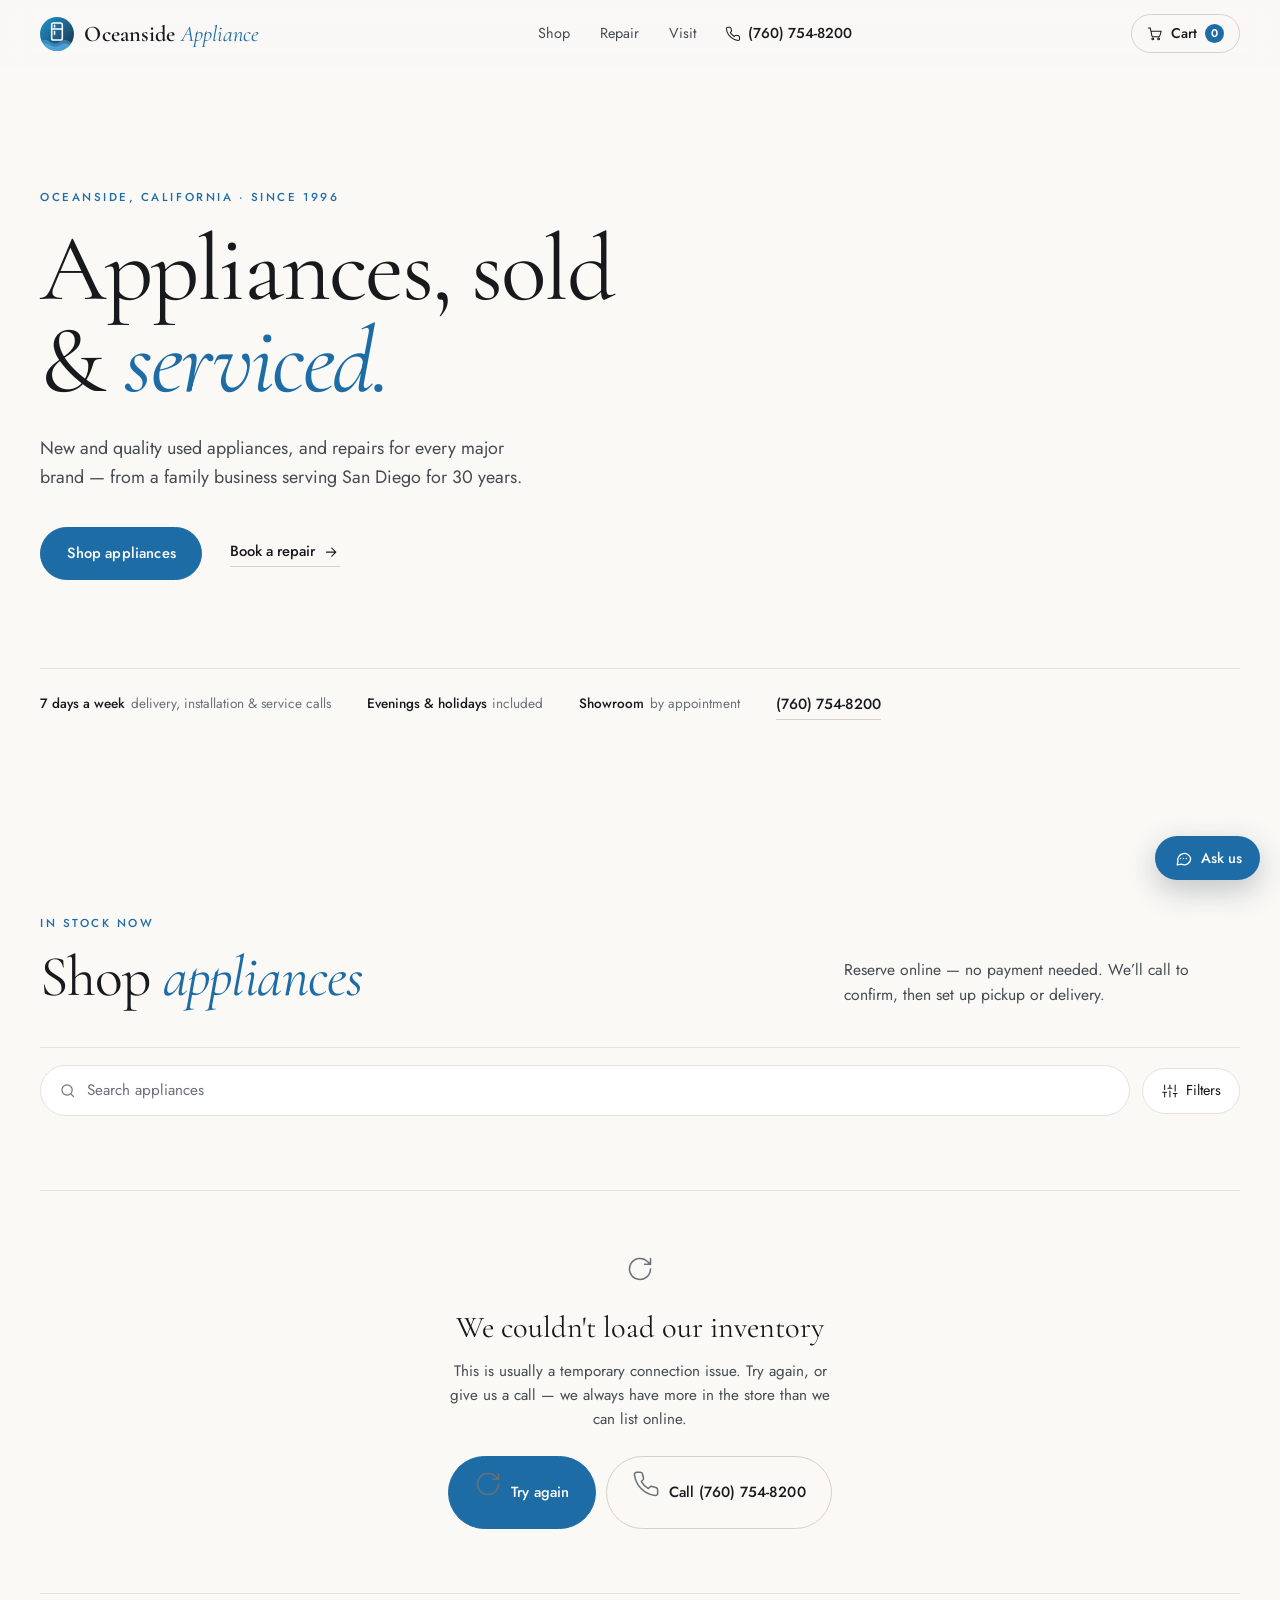
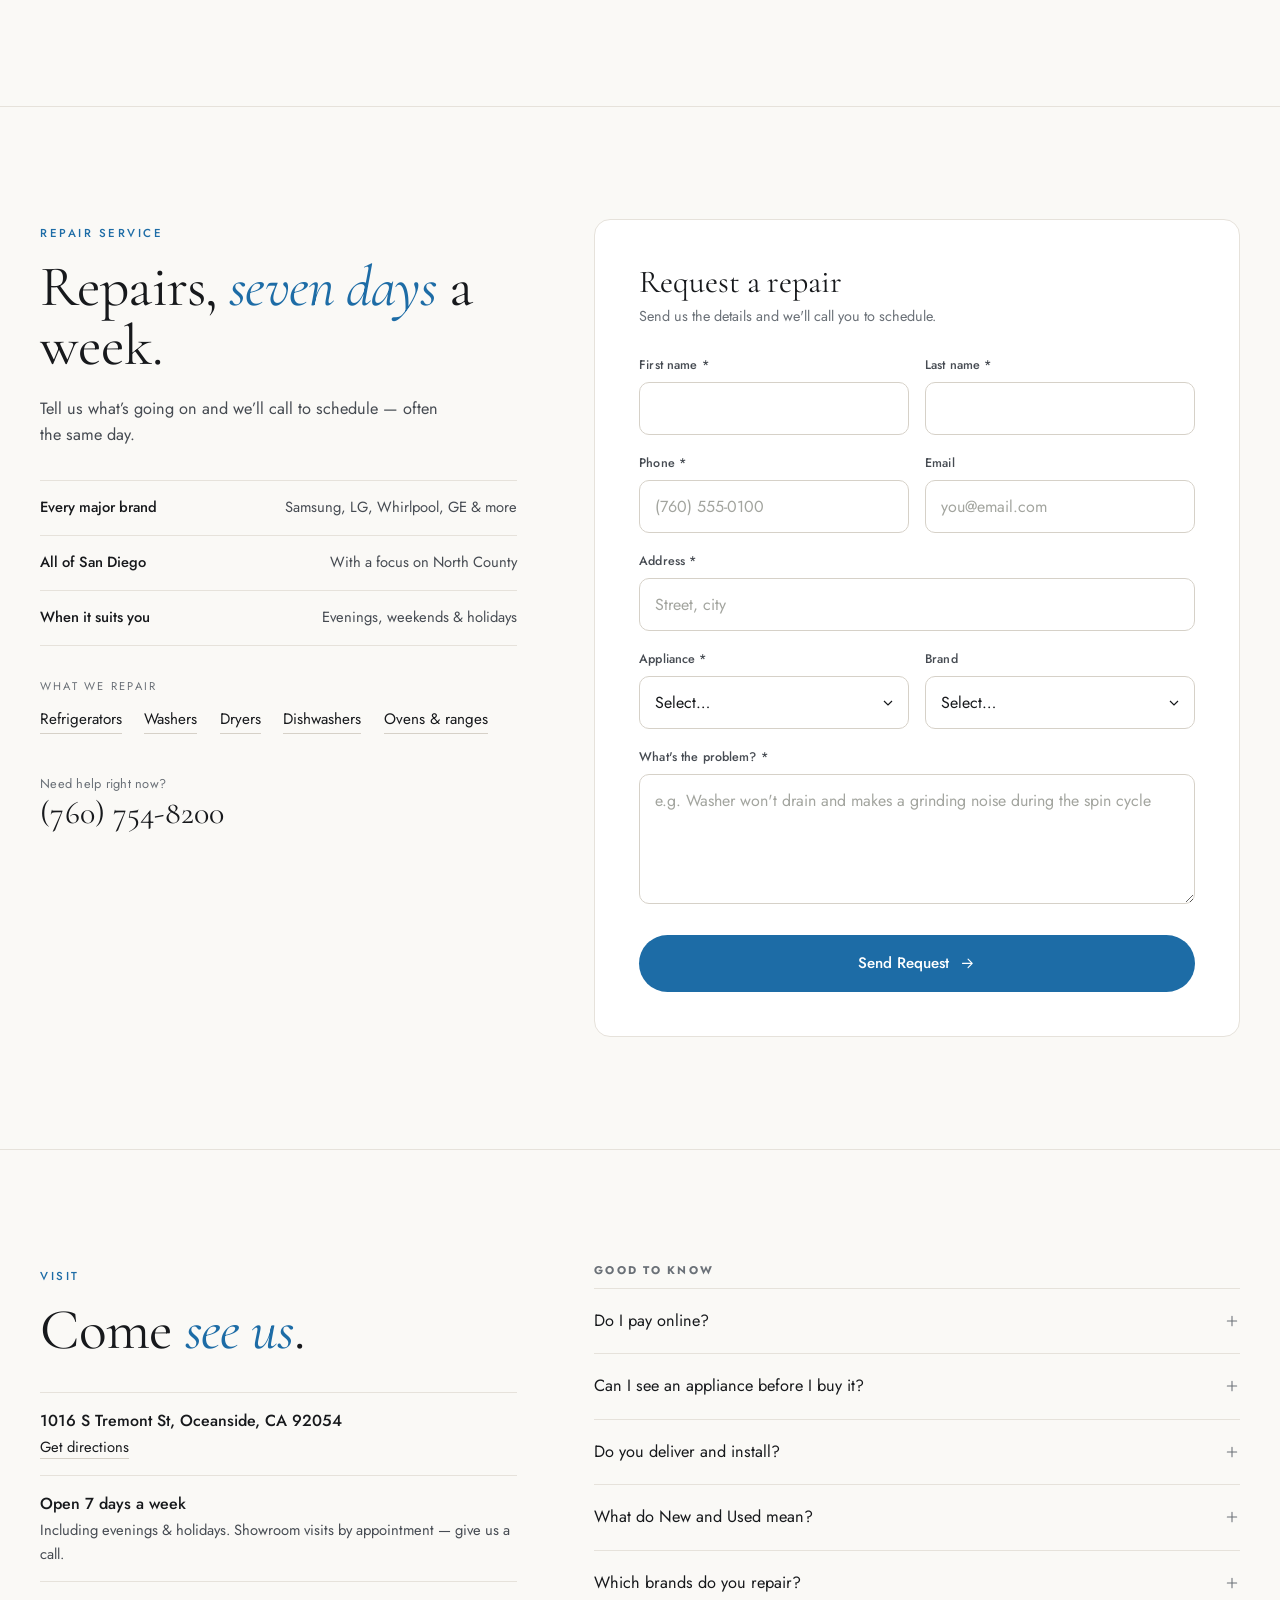
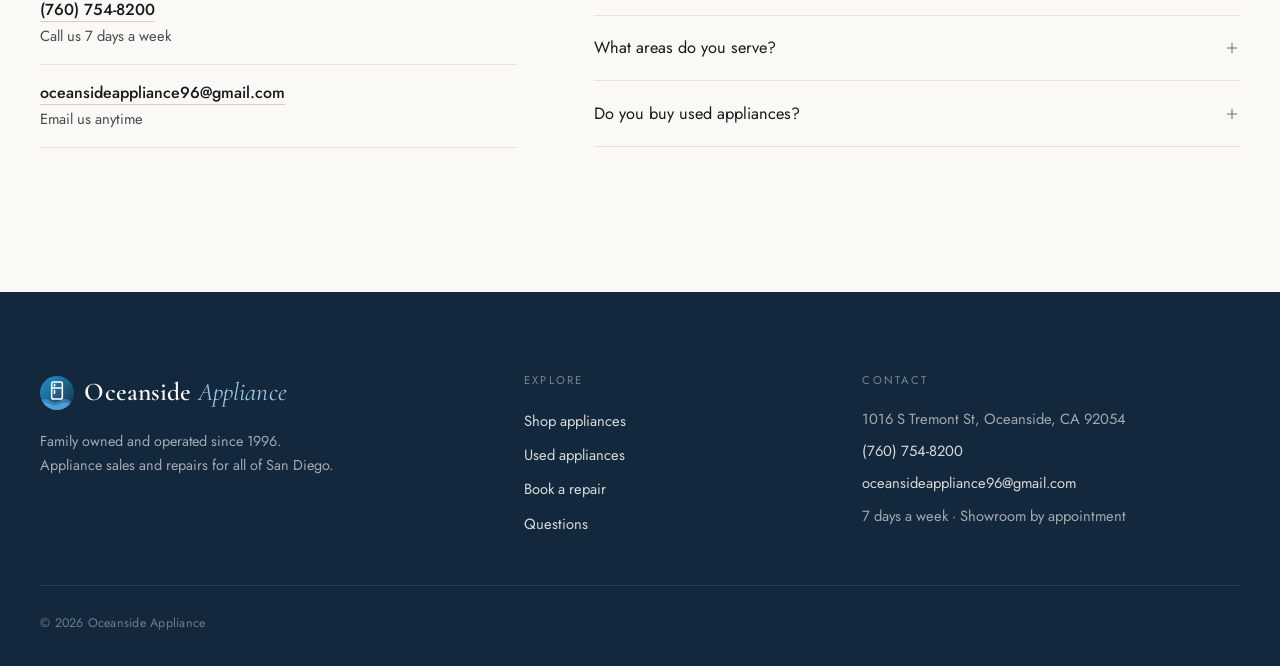
<file: index.html>
<!DOCTYPE html>
<html lang="en">
<head>
  <meta charset="UTF-8" />
  <meta name="viewport" content="width=device-width, initial-scale=1.0, viewport-fit=cover" />
  <title>Oceanside Appliance — New &amp; Used Appliances and Appliance Repair in San Diego</title>
  <meta name="description" content="Locally owned since 1996. Oceanside Appliance sells new and quality used appliances and repairs all major brands. Serving all of San Diego 7 days a week, including evenings and holidays. Call (760) 754-8200." />
  <meta name="theme-color" content="#faf9f6" />
  <link rel="canonical" href="https://farhant6.github.io/oceanside-appliance/" />

  <!-- Social sharing previews -->
  <meta property="og:type" content="website" />
  <meta property="og:site_name" content="Oceanside Appliance" />
  <meta property="og:title" content="Oceanside Appliance — Appliance Sales &amp; Repair Since 1996" />
  <meta property="og:description" content="New &amp; used appliances and fast repairs for all major brands. Serving all of San Diego 7 days a week." />
  <meta property="og:url" content="https://farhant6.github.io/oceanside-appliance/" />
  <meta property="og:image" content="https://farhant6.github.io/oceanside-appliance/img/og-image.png" />
  <meta property="og:image:width" content="1200" />
  <meta property="og:image:height" content="630" />
  <meta name="twitter:card" content="summary_large_image" />

  <link rel="icon" type="image/svg+xml" href="img/favicon.svg" />
  <link rel="apple-touch-icon" href="img/apple-touch-icon.png" />

  <link rel="preconnect" href="https://fonts.googleapis.com" />
  <link rel="preconnect" href="https://fonts.gstatic.com" crossorigin />
  <link rel="preconnect" href="https://script.google.com" />
  <link rel="stylesheet" href="https://fonts.googleapis.com/css2?family=Cormorant+Garamond:ital,wght@0,400;0,500;0,600;1,400;1,500&family=Jost:wght@400;500;600&display=swap" />
  <link rel="stylesheet" href="css/styles.css?v=12" />

  <script type="application/ld+json">
  {
    "@context": "https://schema.org",
    "@type": "LocalBusiness",
    "name": "Oceanside Appliance",
    "description": "New and used appliance sales and appliance repair for all major brands.",
    "url": "https://farhant6.github.io/oceanside-appliance/",
    "image": "https://farhant6.github.io/oceanside-appliance/img/og-image.png",
    "telephone": "+1-760-754-8200",
    "email": "oceansideappliance96@gmail.com",
    "foundingDate": "1996",
    "address": {
      "@type": "PostalAddress",
      "streetAddress": "1016 S Tremont St",
      "addressLocality": "Oceanside",
      "addressRegion": "CA",
      "postalCode": "92054",
      "addressCountry": "US"
    },
    "areaServed": { "@type": "AdministrativeArea", "name": "San Diego County, CA" },
    "priceRange": "$$"
  }
  </script>
</head>
<body>

<a class="skip-link" href="#products">Skip to shop</a>

<!-- ======== ICON SPRITE ======== -->
<svg xmlns="http://www.w3.org/2000/svg" style="display:none" aria-hidden="true">
  <defs>
    <symbol id="i-refrigerator" viewBox="0 0 24 24"><rect x="5" y="2" width="14" height="20" rx="2"/><path d="M5 10h14M9 5.5v2M9 13v3"/></symbol>
    <symbol id="i-washer" viewBox="0 0 24 24"><rect x="4" y="2" width="16" height="20" rx="2"/><path d="M4 7h16"/><circle cx="12" cy="14" r="4.5"/><path d="M7.5 4.5h.01M10 4.5h.01"/></symbol>
    <symbol id="i-dryer" viewBox="0 0 24 24"><rect x="4" y="2" width="16" height="20" rx="2"/><path d="M4 7h16"/><circle cx="12" cy="14" r="4.5"/><path d="M10.2 14.2a1.8 1.8 0 1 1 1.8 1.8M7.5 4.5h.01"/></symbol>
    <symbol id="i-dishwasher" viewBox="0 0 24 24"><rect x="4" y="2" width="16" height="20" rx="2"/><path d="M4 7h16M8 4.5h4M8 11.5h8M8 15h8M8 18.5h8"/></symbol>
    <symbol id="i-oven" viewBox="0 0 24 24"><rect x="3" y="3" width="18" height="18" rx="2"/><path d="M3 8h18"/><rect x="7" y="11" width="10" height="7" rx="1"/><path d="M7 5.5h.01M10.5 5.5h.01M14 5.5h3"/></symbol>
    <symbol id="i-microwave" viewBox="0 0 24 24"><rect x="2" y="5" width="20" height="14" rx="2"/><rect x="5" y="8" width="10" height="8" rx="1"/><path d="M18.5 9h.01M18.5 12h.01M18.5 15h.01"/></symbol>
    <symbol id="i-freezer" viewBox="0 0 24 24"><rect x="5" y="2" width="14" height="20" rx="2"/><path d="M12 8v8M8.5 10l7 4M15.5 10l-7 4"/></symbol>
    <symbol id="i-vacuum" viewBox="0 0 24 24"><circle cx="8" cy="17" r="4"/><path d="M12 17h3a3 3 0 0 0 3-3V3M18 3h3M4 21h8"/></symbol>
    <symbol id="i-other" viewBox="0 0 24 24"><path d="M21 8 12 3 3 8v8l9 5 9-5V8Z"/><path d="m3 8 9 5 9-5M12 13v8"/></symbol>
    <symbol id="i-all" viewBox="0 0 24 24"><rect x="3" y="3" width="7" height="7" rx="1.5"/><rect x="14" y="3" width="7" height="7" rx="1.5"/><rect x="3" y="14" width="7" height="7" rx="1.5"/><rect x="14" y="14" width="7" height="7" rx="1.5"/></symbol>
    <symbol id="i-cart" viewBox="0 0 24 24"><circle cx="9" cy="20" r="1.4"/><circle cx="18" cy="20" r="1.4"/><path d="M2 3h3l2.6 12.2a2 2 0 0 0 2 1.6h8.2a2 2 0 0 0 2-1.5L22 8H6.2"/></symbol>
    <symbol id="i-phone" viewBox="0 0 24 24"><path d="M22 16.9v3a2 2 0 0 1-2.2 2 19.8 19.8 0 0 1-8.6-3.1 19.5 19.5 0 0 1-6-6A19.8 19.8 0 0 1 2.1 4.2 2 2 0 0 1 4.1 2h3a2 2 0 0 1 2 1.7c.1 1 .4 1.9.7 2.8a2 2 0 0 1-.5 2.1L8 9.9a16 16 0 0 0 6 6l1.3-1.3a2 2 0 0 1 2.1-.4c.9.3 1.8.6 2.8.7a2 2 0 0 1 1.7 2Z"/></symbol>
    <symbol id="i-pin" viewBox="0 0 24 24"><path d="M20 10c0 6-8 12-8 12S4 16 4 10a8 8 0 0 1 16 0Z"/><circle cx="12" cy="10" r="3"/></symbol>
    <symbol id="i-clock" viewBox="0 0 24 24"><circle cx="12" cy="12" r="10"/><path d="M12 6v6l4 2"/></symbol>
    <symbol id="i-mail" viewBox="0 0 24 24"><rect x="2" y="4" width="20" height="16" rx="2"/><path d="m22 7-10 6L2 7"/></symbol>
    <symbol id="i-wrench" viewBox="0 0 24 24"><path d="M14.7 6.3a1 1 0 0 0 0 1.4l1.6 1.6a1 1 0 0 0 1.4 0l3.8-3.8a6 6 0 0 1-7.9 7.9l-6.9 6.9a2.1 2.1 0 0 1-3-3l6.9-6.9a6 6 0 0 1 7.9-7.9l-3.8 3.8Z"/></symbol>
    <symbol id="i-truck" viewBox="0 0 24 24"><path d="M10 17h4V5H2v12h3M14 9h4l4 4v4h-2"/><circle cx="7.5" cy="17.5" r="2"/><circle cx="17.5" cy="17.5" r="2"/></symbol>
    <symbol id="i-store" viewBox="0 0 24 24"><path d="M3 9 4.5 4h15L21 9M3 9v11h18V9M3 9h18M9 20v-6h6v6"/></symbol>
    <symbol id="i-check" viewBox="0 0 24 24"><path d="M20 6 9 17l-5-5"/></symbol>
    <symbol id="i-check-circle" viewBox="0 0 24 24"><circle cx="12" cy="12" r="10"/><path d="m8 12.5 2.5 2.5L16 9.5"/></symbol>
    <symbol id="i-eye" viewBox="0 0 24 24"><path d="M2 12s3.5-7 10-7 10 7 10 7-3.5 7-10 7S2 12 2 12Z"/><circle cx="12" cy="12" r="3"/></symbol>
    <symbol id="i-shield" viewBox="0 0 24 24"><path d="M12 22s8-4 8-10V5l-8-3-8 3v7c0 6 8 10 8 10Z"/><path d="m9 12 2 2 4-4"/></symbol>
    <symbol id="i-bolt" viewBox="0 0 24 24"><path d="M13 2 3 14h9l-1 8 10-12h-9l1-8Z"/></symbol>
    <symbol id="i-calendar" viewBox="0 0 24 24"><rect x="3" y="4" width="18" height="18" rx="2"/><path d="M16 2v4M8 2v4M3 10h18"/></symbol>
    <symbol id="i-cash" viewBox="0 0 24 24"><rect x="2" y="6" width="20" height="12" rx="2"/><circle cx="12" cy="12" r="2.5"/><path d="M6 12h.01M18 12h.01"/></symbol>
    <symbol id="i-home" viewBox="0 0 24 24"><path d="m3 10 9-7 9 7v10a2 2 0 0 1-2 2H5a2 2 0 0 1-2-2V10Z"/><path d="M9 22V12h6v10"/></symbol>
    <symbol id="i-arrow-right" viewBox="0 0 24 24"><path d="M5 12h14M13 6l6 6-6 6"/></symbol>
    <symbol id="i-arrow-left" viewBox="0 0 24 24"><path d="M19 12H5M11 6l-6 6 6 6"/></symbol>
    <symbol id="i-x" viewBox="0 0 24 24"><path d="M18 6 6 18M6 6l12 12"/></symbol>
    <symbol id="i-plus" viewBox="0 0 24 24"><path d="M12 5v14M5 12h14"/></symbol>
    <symbol id="i-minus" viewBox="0 0 24 24"><path d="M5 12h14"/></symbol>
    <symbol id="i-trash" viewBox="0 0 24 24"><path d="M3 6h18M8 6V4h8v2M19 6l-1 14a2 2 0 0 1-2 2H8a2 2 0 0 1-2-2L5 6"/></symbol>
    <symbol id="i-search" viewBox="0 0 24 24"><circle cx="11" cy="11" r="7"/><path d="m20 20-3.5-3.5"/></symbol>
    <symbol id="i-sliders" viewBox="0 0 24 24"><path d="M4 21v-7M4 10V3M12 21v-9M12 8V3M20 21v-5M20 12V3M1 14h6M9 8h6M17 16h6"/></symbol>
    <symbol id="i-lock" viewBox="0 0 24 24"><rect x="4" y="11" width="16" height="11" rx="2"/><path d="M8 11V7a4 4 0 0 1 8 0v4"/></symbol>
    <symbol id="i-alert" viewBox="0 0 24 24"><circle cx="12" cy="12" r="10"/><path d="M12 8v4M12 16h.01"/></symbol>
    <symbol id="i-refresh" viewBox="0 0 24 24"><path d="M21 12a9 9 0 1 1-2.6-6.4L21 8M21 3v5h-5"/></symbol>
    <symbol id="i-award" viewBox="0 0 24 24"><circle cx="12" cy="9" r="6"/><path d="m8.5 14-1.5 8 5-3 5 3-1.5-8"/></symbol>

    <symbol id="i-edit" viewBox="0 0 24 24"><path d="M12 20h9M16.5 3.5a2.1 2.1 0 0 1 3 3L7 19l-4 1 1-4Z"/></symbol>
    <symbol id="i-camera" viewBox="0 0 24 24"><path d="M14.5 4h-5L7 7H4a2 2 0 0 0-2 2v9a2 2 0 0 0 2 2h16a2 2 0 0 0 2-2V9a2 2 0 0 0-2-2h-3Z"/><circle cx="12" cy="13" r="3.5"/></symbol>
    <symbol id="i-copy" viewBox="0 0 24 24"><rect x="9" y="9" width="13" height="13" rx="2"/><path d="M5 15H4a2 2 0 0 1-2-2V4a2 2 0 0 1 2-2h9a2 2 0 0 1 2 2v1"/></symbol>
    <symbol id="i-tag" viewBox="0 0 24 24"><path d="M20.6 13.4 13.4 20.6a2 2 0 0 1-2.8 0L2 12V2h10l8.6 8.6a2 2 0 0 1 0 2.8Z"/><path d="M7 7h.01"/></symbol>
    <symbol id="i-megaphone" viewBox="0 0 24 24"><path d="m3 11 18-5v12L3 14v-3ZM11.6 16.8a3 3 0 1 1-5.8-1.6"/></symbol>
    <symbol id="i-chart" viewBox="0 0 24 24"><path d="M3 3v18h18M7 16v-4M12 16V8M17 16v-7"/></symbol>
    <symbol id="i-dollar" viewBox="0 0 24 24"><path d="M12 2v20M17 5H9.5a3.5 3.5 0 0 0 0 7h5a3.5 3.5 0 0 1 0 7H6"/></symbol>
    <symbol id="i-book" viewBox="0 0 24 24"><path d="M4 19.5A2.5 2.5 0 0 1 6.5 17H20V2H6.5A2.5 2.5 0 0 0 4 4.5v15ZM4 19.5A2.5 2.5 0 0 0 6.5 22H20v-5"/></symbol>
    <symbol id="i-external" viewBox="0 0 24 24"><path d="M15 3h6v6M10 14 21 3M18 13v6a2 2 0 0 1-2 2H5a2 2 0 0 1-2-2V8a2 2 0 0 1 2-2h6"/></symbol>
    <symbol id="i-download" viewBox="0 0 24 24"><path d="M21 15v4a2 2 0 0 1-2 2H5a2 2 0 0 1-2-2v-4M7 10l5 5 5-5M12 15V3"/></symbol>
    <symbol id="i-share" viewBox="0 0 24 24"><circle cx="18" cy="5" r="3"/><circle cx="6" cy="12" r="3"/><circle cx="18" cy="19" r="3"/><path d="m8.6 13.5 6.8 4M15.4 6.5l-6.8 4"/></symbol>
    <symbol id="i-file" viewBox="0 0 24 24"><path d="M14 2H6a2 2 0 0 0-2 2v16a2 2 0 0 0 2 2h12a2 2 0 0 0 2-2V8Z"/><path d="M14 2v6h6M8 13h8M8 17h5"/></symbol>
    <symbol id="i-chevron-left" viewBox="0 0 24 24"><path d="m15 18-6-6 6-6"/></symbol>
    <symbol id="i-chevron-right" viewBox="0 0 24 24"><path d="m9 18 6-6-6-6"/></symbol>
    <symbol id="i-user" viewBox="0 0 24 24"><circle cx="12" cy="8" r="4"/><path d="M4 21a8 8 0 0 1 16 0"/></symbol>
    <symbol id="i-help" viewBox="0 0 24 24"><circle cx="12" cy="12" r="10"/><path d="M9.1 9a3 3 0 0 1 5.8 1c0 2-3 3-3 3M12 17h.01"/></symbol>
    <symbol id="i-chat" viewBox="0 0 24 24"><path d="M21 12a8 8 0 0 1-11.6 7.1L4 20l1-4.6A8 8 0 1 1 21 12Z"/><path d="M8.5 12h.01M12 12h.01M15.5 12h.01"/></symbol>
  </defs>
</svg>

<!-- ======== NAVBAR ======== -->
<header class="navbar" id="navbar">
  <a href="#home" class="nav-logo" aria-label="Oceanside Appliance — home">
    <span class="logo-mark" aria-hidden="true"></span>
    <span class="nav-logo-text">Oceanside <span>Appliance</span></span>
  </a>
  <nav aria-label="Main">
    <ul class="nav-links" id="navLinks">
      <li><a href="#products">Shop</a></li>
      <li><a href="#repair">Repair</a></li>
      <li><a href="#visit">Visit</a></li>
      <li class="nav-phone"><a href="tel:+17607548200"><svg class="ic"><use href="#i-phone"/></svg>(760) 754-8200</a></li>
    </ul>
  </nav>
  <div class="nav-actions">
    <button class="nav-cart" id="cartNavBtn" type="button" aria-label="Open cart">
      <svg class="ic"><use href="#i-cart"/></svg><span class="nav-cart-label">Cart</span>
      <span class="cart-count" id="cartCountNav" aria-live="polite">0</span>
    </button>
    <button class="hamburger" id="hamburger" type="button" aria-label="Open menu" aria-expanded="false" aria-controls="navLinks">
      <span></span><span></span><span></span>
    </button>
  </div>
</header>

<main>
<!-- ======== HERO ======== -->
<section class="hero" id="home">
  <div class="hero-content">
    <div class="eyebrow">Oceanside, California &middot; Since 1996</div>
    <h1 class="hero-title">Appliances, sold &amp; <em>serviced.</em></h1>
    <p class="hero-subtitle">New and quality used appliances, and repairs for every major brand &mdash; from a family business serving San Diego for <span data-years>30</span> years.</p>
    <div class="hero-actions">
      <a href="#products" class="btn-primary">Shop appliances</a>
      <a href="#repair" class="btn-link">Book a repair <svg class="ic"><use href="#i-arrow-right"/></svg></a>
    </div>
    <ul class="hero-facts">
      <li><strong>7 days a week</strong>delivery, installation &amp; service calls</li>
      <li><strong>Evenings &amp; holidays</strong>included</li>
      <li><strong>Showroom</strong>by appointment</li>
      <li><a href="tel:+17607548200" class="btn-link">(760) 754-8200</a></li>
    </ul>
  </div>
</section>

<!-- ======== SHOP ======== -->
<section class="section" id="products" aria-labelledby="shopTitle">
  <div class="section-inner">
    <div class="section-header">
      <div>
        <div class="section-tag">In stock now</div>
        <h2 class="section-title" id="shopTitle">Shop <em>appliances</em></h2>
      </div>
      <p class="section-sub">Reserve online &mdash; no payment needed. We&rsquo;ll call to confirm, then set up pickup or delivery.</p>
    </div>

    <div class="shop-toolbar">
      <div class="category-chips" id="categoryChips" role="group" aria-label="Appliance type"></div>

      <div class="shop-controls">
        <label class="search-box">
          <svg class="ic"><use href="#i-search"/></svg>
          <span class="sr-only">Search appliances</span>
          <input type="search" id="searchInput" placeholder="Search appliances" autocomplete="off" />
        </label>
        <button type="button" class="filter-toggle" id="filterToggle" aria-expanded="false" aria-controls="filterPanel">
          <svg class="ic"><use href="#i-sliders"/></svg>Filters<span class="filter-badge" id="filterBadge" hidden></span>
        </button>
      </div>

      <div class="filter-panel" id="filterPanel">
        <div class="filter-group">
          <label for="filterBrand">Brand</label>
          <select class="filter-select" id="filterBrand"><option value="">All brands</option></select>
        </div>
        <div class="filter-group">
          <label for="filterCondition">Condition</label>
          <select class="filter-select" id="filterCondition">
            <option value="">New &amp; used</option>
            <option value="new">New only</option>
            <option value="used">Used only</option>
          </select>
        </div>
        <div class="filter-group">
          <label for="filterPrice">Price</label>
          <select class="filter-select" id="filterPrice">
            <option value="">Any price</option>
            <option value="0-300">Under $300</option>
            <option value="300-700">$300 – $700</option>
            <option value="700-1200">$700 – $1,200</option>
            <option value="1200-999999">Over $1,200</option>
          </select>
        </div>
        <div class="filter-group">
          <label for="filterSort">Sort by</label>
          <select class="filter-select" id="filterSort">
            <option value="default">Featured</option>
            <option value="price-asc">Price: low to high</option>
            <option value="price-desc">Price: high to low</option>
            <option value="name-asc">Name: A–Z</option>
          </select>
        </div>
        <button type="button" class="filter-reset" id="filterResetBtn"><svg class="ic"><use href="#i-x"/></svg>Clear all</button>
      </div>
    </div>

    <div class="results-count" id="resultsCount" aria-live="polite"></div>
    <div class="products-grid" id="productsGrid"></div>
  </div>
</section>

<!-- ======== REPAIR ======== -->
<section class="section" id="repair" aria-labelledby="repairTitle">
  <div class="section-inner repair-layout">
    <div class="repair-intro">
      <div class="section-tag">Repair service</div>
      <h2 class="section-title" id="repairTitle">Repairs, <em>seven days</em> a week.</h2>
      <p class="repair-lead">Tell us what&rsquo;s going on and we&rsquo;ll call to schedule &mdash; often the same day.</p>
      <ul class="plain-list">
        <li><span>Every major brand</span><span>Samsung, LG, Whirlpool, GE &amp; more</span></li>
        <li><span>All of San Diego</span><span>With a focus on North County</span></li>
        <li><span>When it suits you</span><span>Evenings, weekends &amp; holidays</span></li>
      </ul>
      <div class="service-links">
        <div class="service-links-title">What we repair</div>
        <a href="services/refrigerator-repair.html">Refrigerators</a>
        <a href="services/washer-repair.html">Washers</a>
        <a href="services/dryer-repair.html">Dryers</a>
        <a href="services/dishwasher-repair.html">Dishwashers</a>
        <a href="services/oven-range-repair.html">Ovens &amp; ranges</a>
      </div>
      <a class="repair-call" href="tel:+17607548200"><span>Need help right now?<strong>(760) 754-8200</strong></span></a>
    </div>

    <div class="repair-form-card">
      <div id="repairFormContent">
        <div class="form-title">Request a repair</div>
        <p class="form-subtitle">Send us the details and we'll call you to schedule.</p>

        <form id="repairForm" novalidate>
          <input type="hidden" name="requestType" value="Repair" />

          <div class="form-row">
            <div class="form-group">
              <label for="rf-firstName">First name *</label>
              <input id="rf-firstName" type="text" name="firstName" autocomplete="given-name" required />
            </div>
            <div class="form-group">
              <label for="rf-lastName">Last name *</label>
              <input id="rf-lastName" type="text" name="lastName" autocomplete="family-name" required />
            </div>
          </div>
          <div class="form-row">
            <div class="form-group">
              <label for="rf-phone">Phone *</label>
              <input id="rf-phone" type="tel" name="phone" inputmode="tel" autocomplete="tel" placeholder="(760) 555-0100" required data-phone />
            </div>
            <div class="form-group">
              <label for="rf-email">Email</label>
              <input id="rf-email" type="email" name="email" autocomplete="email" placeholder="you@email.com" />
            </div>
          </div>
          <div class="form-group">
            <label for="rf-address">Address *</label>
            <input id="rf-address" type="text" name="address" autocomplete="street-address" placeholder="Street, city" required />
          </div>
          <div class="form-row">
            <div class="form-group">
              <label for="rf-type">Appliance *</label>
              <select id="rf-type" name="applianceType" required>
                <option value="">Select…</option>
                <option value="refrigerator">Refrigerator</option>
                <option value="washer">Washer</option>
                <option value="dryer">Dryer</option>
                <option value="dishwasher">Dishwasher</option>
                <option value="oven">Oven / Range</option>
                <option value="microwave">Microwave</option>
                <option value="freezer">Freezer</option>
                <option value="vacuum">Vacuum</option>
                <option value="other">Other</option>
              </select>
            </div>
            <div class="form-group">
              <label for="rf-brand">Brand</label>
              <select id="rf-brand" name="brand">
                <option value="">Select…</option>
                <option>Samsung</option><option>LG</option><option>Whirlpool</option><option>GE</option>
                <option>Maytag</option><option>Bosch</option><option>KitchenAid</option><option>Frigidaire</option>
                <option>Electrolux</option><option>Miele</option><option>Other</option>
              </select>
            </div>
          </div>
          <div class="form-group">
            <label for="rf-desc" id="rf-desc-label">What's the problem? *</label>
            <textarea id="rf-desc" name="description" rows="4" placeholder="e.g. Washer won't drain and makes a grinding noise during the spin cycle" required></textarea>
          </div>
          <div class="hp" aria-hidden="true"><label>Website<input type="text" name="website" tabindex="-1" autocomplete="off" /></label></div>
          <div class="form-error" id="repairError" role="alert" hidden></div>
          <button type="submit" class="btn-submit" id="repairSubmitBtn"><span>Send Request</span><svg class="ic"><use href="#i-arrow-right"/></svg></button>
        </form>
      </div>

      <div class="form-success" id="repairSuccess" tabindex="-1">
        <div class="success-icon"><svg class="ic"><use href="#i-check-circle"/></svg></div>
        <div class="success-title">Request received!</div>
        <p class="success-msg" id="repairSuccessMsg">Thanks! We'll call you shortly to schedule.</p>
        <button type="button" class="btn-outline" id="repairAgainBtn">Send another request</button>
      </div>
    </div>
  </div>
</section>

<!-- ======== VISIT + FAQ ======== -->
<section class="section" id="visit" aria-labelledby="visitTitle">
  <div class="section-inner visit-layout">
    <div class="visit-info">
      <div class="section-tag">Visit</div>
      <h2 class="section-title" id="visitTitle">Come <em>see us</em>.</h2>
      <ul class="visit-list">
        <li><strong>1016 S Tremont St, Oceanside, CA 92054</strong><span><a href="https://www.google.com/maps/dir/?api=1&amp;destination=1016+S+Tremont+St,+Oceanside,+CA+92054" target="_blank" rel="noopener">Get directions</a></span></li>
        <li><strong>Open 7 days a week</strong><span>Including evenings &amp; holidays. Showroom visits by appointment &mdash; give us a call.</span></li>
        <li><strong><a href="tel:+17607548200">(760) 754-8200</a></strong><span>Call us 7 days a week</span></li>
        <li><strong><a href="mailto:oceansideappliance96@gmail.com">oceansideappliance96@gmail.com</a></strong><span>Email us anytime</span></li>
      </ul>
    </div>
    <div id="faq">
      <h3 class="faq-title">Good to know</h3>
      <div class="faq-list">
        <details class="faq-item"><summary>Do I pay online?<svg class="ic"><use href="#i-plus"/></svg></summary><div class="faq-a">No. Adding items to your cart and checking out reserves them — no payment is taken online. We call you to confirm the details, then you pay at pickup or delivery.</div></details>
        <details class="faq-item"><summary>Can I see an appliance before I buy it?<svg class="ic"><use href="#i-plus"/></svg></summary><div class="faq-a">Yes. Tap “See it in person” on any used appliance, or call us, and we'll set up a time to come by the store at 1016 S Tremont St.</div></details>
        <details class="faq-item"><summary>Do you deliver and install?<svg class="ic"><use href="#i-plus"/></svg></summary><div class="faq-a">Yes, delivery and installation are available by appointment. Choose “Delivery &amp; install” at checkout and we'll give you a quote when we call.</div></details>
        <details class="faq-item"><summary>What do New and Used mean?<svg class="ic"><use href="#i-plus"/></svg></summary><div class="faq-a"><strong>New</strong> means never used — some are open-box, and the description says so. <strong>Used</strong> means previously owned; the description notes any wear, and you&rsquo;re welcome to see it in person first. Items marked <strong>For parts</strong> are sold for parts only.</div></details>
        <details class="faq-item"><summary>Which brands do you repair?<svg class="ic"><use href="#i-plus"/></svg></summary><div class="faq-a">All major brands, including Samsung, LG, Whirlpool, GE, Maytag, Bosch, KitchenAid, Frigidaire and Electrolux. If you're not sure, just ask.</div></details>
        <details class="faq-item"><summary>What areas do you serve?<svg class="ic"><use href="#i-plus"/></svg></summary><div class="faq-a">All of San Diego County, with a focus on North County — Oceanside, Carlsbad, Vista, San Marcos, Escondido and nearby communities.</div></details>
        <details class="faq-item"><summary>Do you buy used appliances?<svg class="ic"><use href="#i-plus"/></svg></summary><div class="faq-a">Occasionally. Give us a call at <a href="tel:+17607548200">(760) 754-8200</a> with the brand, model and condition and we'll let you know.</div></details>
      </div>
    </div>
  </div>
  <script type="application/ld+json">{"@context": "https://schema.org", "@type": "FAQPage", "mainEntity": [{"@type": "Question", "name": "Do I pay online?", "acceptedAnswer": {"@type": "Answer", "text": "No. Adding items to your cart and checking out reserves them — no payment is taken online. We call you to confirm the details, then you pay at pickup or delivery."}}, {"@type": "Question", "name": "Can I see an appliance before I buy it?", "acceptedAnswer": {"@type": "Answer", "text": "Yes. Tap \"See it in person\" on any used appliance, or call us, and we'll set up a time to come by the store at 1016 S Tremont St."}}, {"@type": "Question", "name": "Do you deliver and install?", "acceptedAnswer": {"@type": "Answer", "text": "Yes, delivery and installation are available by appointment. Choose \"Delivery & install\" at checkout and we'll give you a quote when we call."}}, {"@type": "Question", "name": "What do New and Used mean?", "acceptedAnswer": {"@type": "Answer", "text": "New means never used — some are open-box, and the description says so. Used means previously owned; the description notes any wear, and you're welcome to see it in person first. Items marked For parts are sold for parts only."}}, {"@type": "Question", "name": "Which brands do you repair?", "acceptedAnswer": {"@type": "Answer", "text": "All major brands, including Samsung, LG, Whirlpool, GE, Maytag, Bosch, KitchenAid, Frigidaire and Electrolux. If you're not sure, just ask."}}, {"@type": "Question", "name": "What areas do you serve?", "acceptedAnswer": {"@type": "Answer", "text": "All of San Diego County, with a focus on North County — Oceanside, Carlsbad, Vista, San Marcos, Escondido and nearby communities."}}, {"@type": "Question", "name": "Do you buy used appliances?", "acceptedAnswer": {"@type": "Answer", "text": "Occasionally. Give us a call at (760) 754-8200 with the brand, model and condition and we'll let you know."}}]}</script>
</section>
</main>

<!-- ======== FOOTER ======== -->
<footer class="footer" id="contact">
  <div class="footer-grid">
    <div class="footer-brand">
      <a href="#home" class="nav-logo">
        <span class="logo-mark" aria-hidden="true"></span>
        <span class="nav-logo-text">Oceanside <span>Appliance</span></span>
      </a>
      <p class="footer-desc">Family owned and operated since 1996. Appliance sales and repairs for all of San Diego.</p>
    </div>
    <div>
      <div class="footer-col-title">Explore</div>
      <ul class="footer-links">
        <li><a href="#products">Shop appliances</a></li>
        <li><a href="services/used-appliances.html">Used appliances</a></li>
        <li><a href="#repair">Book a repair</a></li>
        <li><a href="#faq">Questions</a></li>
      </ul>
    </div>
    <div class="footer-contact">
      <div class="footer-col-title">Contact</div>
      <p>1016 S Tremont St, Oceanside, CA 92054</p>
      <p><a href="tel:+17607548200">(760) 754-8200</a></p>
      <p><a href="mailto:oceansideappliance96@gmail.com">oceansideappliance96@gmail.com</a></p>
      <p>7 days a week &middot; Showroom by appointment</p>
    </div>
  </div>
  <div class="footer-bottom">&copy; <span data-year>2026</span> Oceanside Appliance</div>
</footer>

<!-- ======== MOBILE ACTION BAR ======== -->
<nav class="mobile-bar" aria-label="Quick actions">
  <a href="tel:+17607548200"><svg class="ic"><use href="#i-phone"/></svg>Call</a>
  <a href="#repair"><svg class="ic"><use href="#i-wrench"/></svg>Repair</a>
  <a href="#products"><svg class="ic"><use href="#i-store"/></svg>Shop</a>
  <button type="button" id="mobileCartBtn"><svg class="ic"><use href="#i-cart"/></svg>Cart<span class="cart-count" id="cartCountMobile">0</span></button>
</nav>

<!-- ======== CART ======== -->
<div class="cart-overlay" id="cartOverlay"></div>
<aside class="cart-sidebar" id="cartSidebar" role="dialog" aria-modal="true" aria-labelledby="cartTitle" aria-hidden="true">
  <div class="cart-header">
    <div class="cart-title" id="cartTitle">Your Cart</div>
    <button class="icon-btn" type="button" id="cartCloseBtn" aria-label="Close cart"><svg class="ic"><use href="#i-x"/></svg></button>
  </div>
  <div class="cart-items" id="cartItems"></div>
  <div class="cart-footer" id="cartFooter">
    <div class="cart-total">
      <span class="cart-total-label">Subtotal</span>
      <span class="cart-total-amount" id="cartTotal">$0</span>
    </div>
    <p class="cart-note"><svg class="ic"><use href="#i-lock"/></svg>No payment now — we'll call to confirm.</p>
    <button class="btn-checkout" type="button" id="checkoutBtn">Reserve These Items <svg class="ic"><use href="#i-arrow-right"/></svg></button>
  </div>
</aside>

<!-- ======== PRODUCT MODAL ======== -->
<div class="modal-overlay" id="modalOverlay">
  <div class="modal product-modal" role="dialog" aria-modal="true" aria-labelledby="modalTitle">
    <button class="icon-btn modal-x" type="button" data-close aria-label="Close"><svg class="ic"><use href="#i-x"/></svg></button>
    <div class="modal-body" id="modalBody"></div>
  </div>
</div>

<!-- ======== VIEW IN PERSON MODAL ======== -->
<div class="modal-overlay" id="viewOverlay">
  <div class="modal small-modal" role="dialog" aria-modal="true" aria-labelledby="viewTitle">
    <button class="icon-btn modal-x" type="button" data-close aria-label="Close"><svg class="ic"><use href="#i-x"/></svg></button>
    <div class="modal-body">
      <div id="viewFormContent">
        <div class="modal-kicker"><svg class="ic"><use href="#i-eye"/></svg>See it in person</div>
        <h2 class="modal-title" id="viewTitle">Schedule a Viewing</h2>
        <p class="modal-sub">We'll reach out to set up a time that works for you.</p>
        <div class="view-product" id="viewProduct"></div>
        <form id="viewForm" novalidate>
          <div class="form-group">
            <label for="vip-name">Your name *</label>
            <input id="vip-name" name="name" type="text" autocomplete="name" required />
          </div>
          <div class="form-row">
            <div class="form-group">
              <label for="vip-phone">Phone *</label>
              <input id="vip-phone" name="phone" type="tel" inputmode="tel" autocomplete="tel" placeholder="(760) 555-0100" required data-phone />
            </div>
            <div class="form-group">
              <label for="vip-email">Email</label>
              <input id="vip-email" name="email" type="email" autocomplete="email" />
            </div>
          </div>
          <div class="form-group">
            <label for="vip-time">Best time to reach you</label>
            <input id="vip-time" name="preferredTime" type="text" placeholder="e.g. Weekday mornings, after 3pm" />
          </div>
          <div class="hp" aria-hidden="true"><label>Website<input type="text" name="website" tabindex="-1" autocomplete="off" /></label></div>
          <div class="form-error" id="viewError" role="alert" hidden></div>
          <button type="submit" class="btn-submit" id="viewSubmitBtn"><span>Request a Viewing</span><svg class="ic"><use href="#i-arrow-right"/></svg></button>
          <p class="fine-print">No commitment — just a chance to see it before you buy.</p>
        </form>
      </div>
      <div class="form-success" id="viewSuccess" tabindex="-1">
        <div class="success-icon"><svg class="ic"><use href="#i-check-circle"/></svg></div>
        <div class="success-title">Request sent!</div>
        <p class="success-msg">We'll reach out soon to schedule your viewing.</p>
        <button type="button" class="btn-primary" data-close>Done</button>
      </div>
    </div>
  </div>
</div>

<!-- ======== CHECKOUT MODAL ======== -->
<div class="modal-overlay checkout-overlay" id="checkoutOverlay">
  <div class="checkout-modal" id="checkoutModal" role="dialog" aria-modal="true" aria-labelledby="checkoutStepLabel">
    <div class="checkout-header">
      <div class="checkout-step-label" id="checkoutStepLabel">Your Information</div>
      <button class="icon-btn" type="button" data-close aria-label="Close checkout"><svg class="ic"><use href="#i-x"/></svg></button>
    </div>

    <ol class="checkout-steps" aria-label="Checkout progress">
      <li class="checkout-step active" id="step-dot-1"><span class="step-dot">1</span><span class="step-name">Details</span></li>
      <li class="step-line" aria-hidden="true"></li>
      <li class="checkout-step" id="step-dot-2"><span class="step-dot">2</span><span class="step-name">Review</span></li>
      <li class="step-line" aria-hidden="true"></li>
      <li class="checkout-step" id="step-dot-3"><span class="step-dot">3</span><span class="step-name">Done</span></li>
    </ol>

    <!-- Step 1 -->
    <form class="checkout-body" id="checkoutStep1" novalidate>
      <div class="checkout-two-col">
        <div class="checkout-form-section">
          <div class="checkout-section-title">Contact information</div>
          <div class="form-row">
            <div class="form-group">
              <label for="co-firstName">First name *</label>
              <input type="text" id="co-firstName" autocomplete="given-name" required />
            </div>
            <div class="form-group">
              <label for="co-lastName">Last name *</label>
              <input type="text" id="co-lastName" autocomplete="family-name" required />
            </div>
          </div>
          <div class="form-row">
            <div class="form-group">
              <label for="co-phone">Phone *</label>
              <input type="tel" id="co-phone" inputmode="tel" autocomplete="tel" placeholder="(760) 555-0100" required data-phone />
            </div>
            <div class="form-group">
              <label for="co-email">Email *</label>
              <input type="email" id="co-email" autocomplete="email" placeholder="you@email.com" required />
            </div>
          </div>

          <div class="checkout-section-title">Pickup or delivery?</div>
          <div class="delivery-options">
            <label class="delivery-option">
              <input type="radio" name="fulfillment" value="pickup" checked />
              <span class="delivery-option-card">
                <svg class="ic"><use href="#i-store"/></svg>
                <span><span class="delivery-option-title">Store pickup</span><span class="delivery-option-desc">1016 S Tremont St · by appointment</span></span>
              </span>
            </label>
            <label class="delivery-option">
              <input type="radio" name="fulfillment" value="delivery" />
              <span class="delivery-option-card">
                <svg class="ic"><use href="#i-truck"/></svg>
                <span><span class="delivery-option-title">Delivery &amp; install</span><span class="delivery-option-desc">We'll quote delivery when we call</span></span>
              </span>
            </label>
          </div>

          <div class="form-group" id="deliveryAddressBlock" hidden>
            <label for="co-address">Delivery address *</label>
            <input type="text" id="co-address" autocomplete="street-address" placeholder="Street, city, ZIP" />
          </div>
          <div class="form-group">
            <label for="co-date">When works for you?</label>
            <input type="text" id="co-date" placeholder="e.g. ASAP, weekday mornings, Saturday" />
          </div>
          <div class="form-group">
            <label for="co-notes">Notes</label>
            <textarea id="co-notes" rows="2" placeholder="Gate codes, stairs, questions…"></textarea>
          </div>
          <div class="hp" aria-hidden="true"><label>Website<input type="text" id="co-website" tabindex="-1" autocomplete="off" /></label></div>
        </div>

        <aside class="checkout-order-sidebar">
          <div class="checkout-section-title">Order summary</div>
          <div id="checkoutSidebarItems"></div>
          <div class="price-row"><span>Subtotal</span><span id="checkoutSidebarSubtotal">$0</span></div>
          <div class="price-row"><span>Est. sales tax (8.25%)</span><span id="checkoutSidebarTax">$0</span></div>
          <div class="price-row total"><span>Estimated total</span><span id="checkoutSidebarTotal">$0</span></div>
          <p class="checkout-sidebar-note"><svg class="ic"><use href="#i-lock"/></svg>This reserves your items. No payment is taken online — we'll call to confirm and arrange payment.</p>
        </aside>
      </div>

      <div class="checkout-footer-bar">
        <button type="button" class="btn-ghost" data-close>Keep shopping</button>
        <button type="submit" class="btn-primary">Review order <svg class="ic"><use href="#i-arrow-right"/></svg></button>
      </div>
    </form>

    <!-- Step 2 -->
    <div class="checkout-body" id="checkoutStep2" hidden>
      <div class="checkout-two-col">
        <div class="checkout-form-section">
          <div class="checkout-section-title">Items</div>
          <div id="reviewItems"></div>
          <div class="checkout-section-title">Your details</div>
          <div class="review-details" id="reviewDetails"></div>
        </div>
        <aside class="checkout-order-sidebar">
          <div class="checkout-section-title">Price breakdown</div>
          <div id="reviewPriceBreakdown"></div>
          <p class="checkout-sidebar-note"><svg class="ic"><use href="#i-lock"/></svg>No payment is collected now. Final price and any delivery cost are confirmed when we call.</p>
        </aside>
      </div>
      <div class="form-error" id="checkoutError" role="alert" hidden></div>
      <div class="checkout-footer-bar">
        <button type="button" class="btn-ghost" id="backToStep1"><svg class="ic"><use href="#i-arrow-left"/></svg>Edit details</button>
        <button type="button" class="btn-primary" id="submitOrderBtn"><span id="submitBtnText">Place order request</span></button>
      </div>
    </div>

    <!-- Step 3 -->
    <div class="checkout-body" id="checkoutStep3" hidden>
      <div class="checkout-confirmation">
        <div class="success-icon"><svg class="ic"><use href="#i-check-circle"/></svg></div>
        <h2 class="confirmation-title">Your items are reserved!</h2>
        <p class="confirmation-subtitle" id="confirmationSubtitle">We'll call you shortly to confirm and set up pickup or delivery.</p>
        <div class="review-details" id="confirmationDetails"></div>
        <div class="confirmation-contact">
          <a href="tel:+17607548200"><svg class="ic"><use href="#i-phone"/></svg>(760) 754-8200</a>
          <a href="mailto:oceansideappliance96@gmail.com"><svg class="ic"><use href="#i-mail"/></svg>Email us</a>
        </div>
        <button type="button" class="btn-primary" data-close>Back to shopping</button>
      </div>
    </div>
  </div>
</div>

<!-- ======== TOAST ======== -->
<div class="toast" id="toast" role="status" aria-live="polite"></div>

<script src="js/core.js?v=12"></script>
<script src="js/products.js?v=12"></script>
<script src="js/cart.js?v=12"></script>
<script src="js/checkout.js?v=12"></script>
<script src="js/main.js?v=12"></script>
<script src="js/chat.js?v=12"></script>
</body>
</html>
</file>
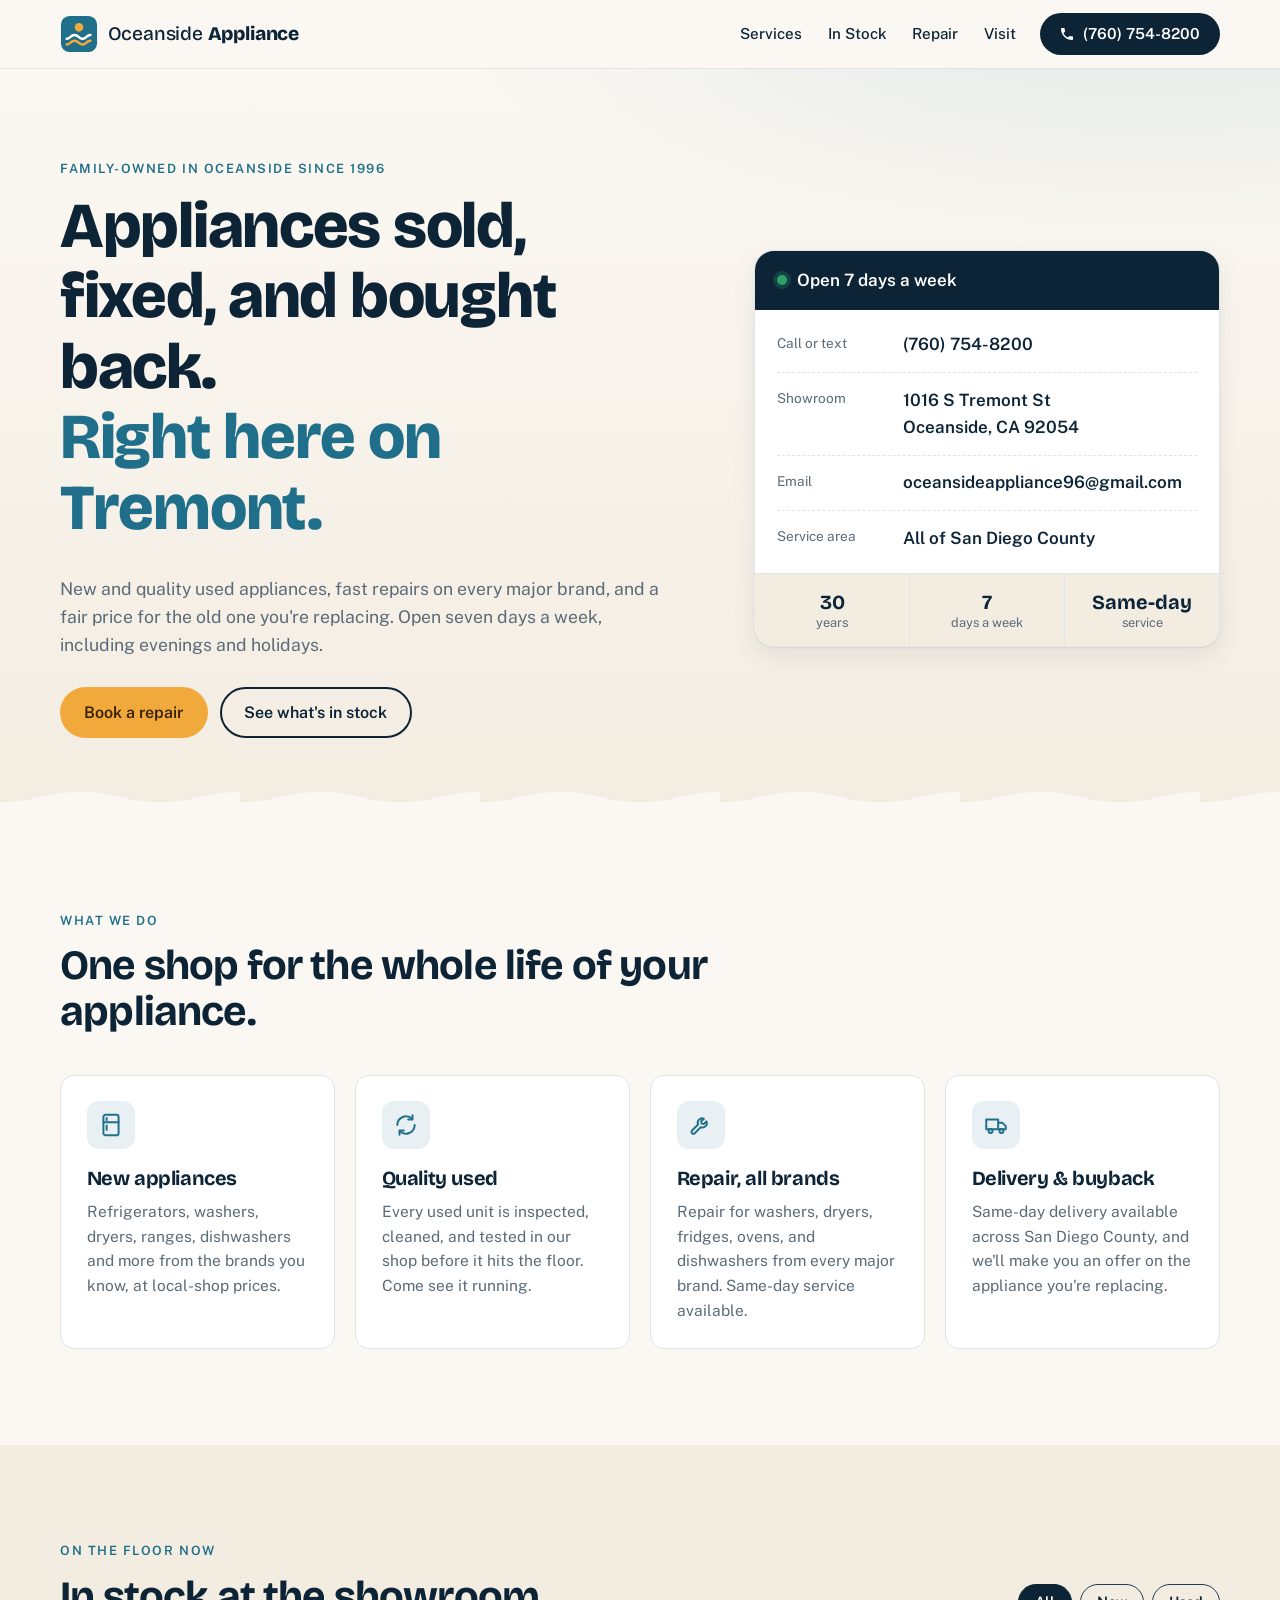
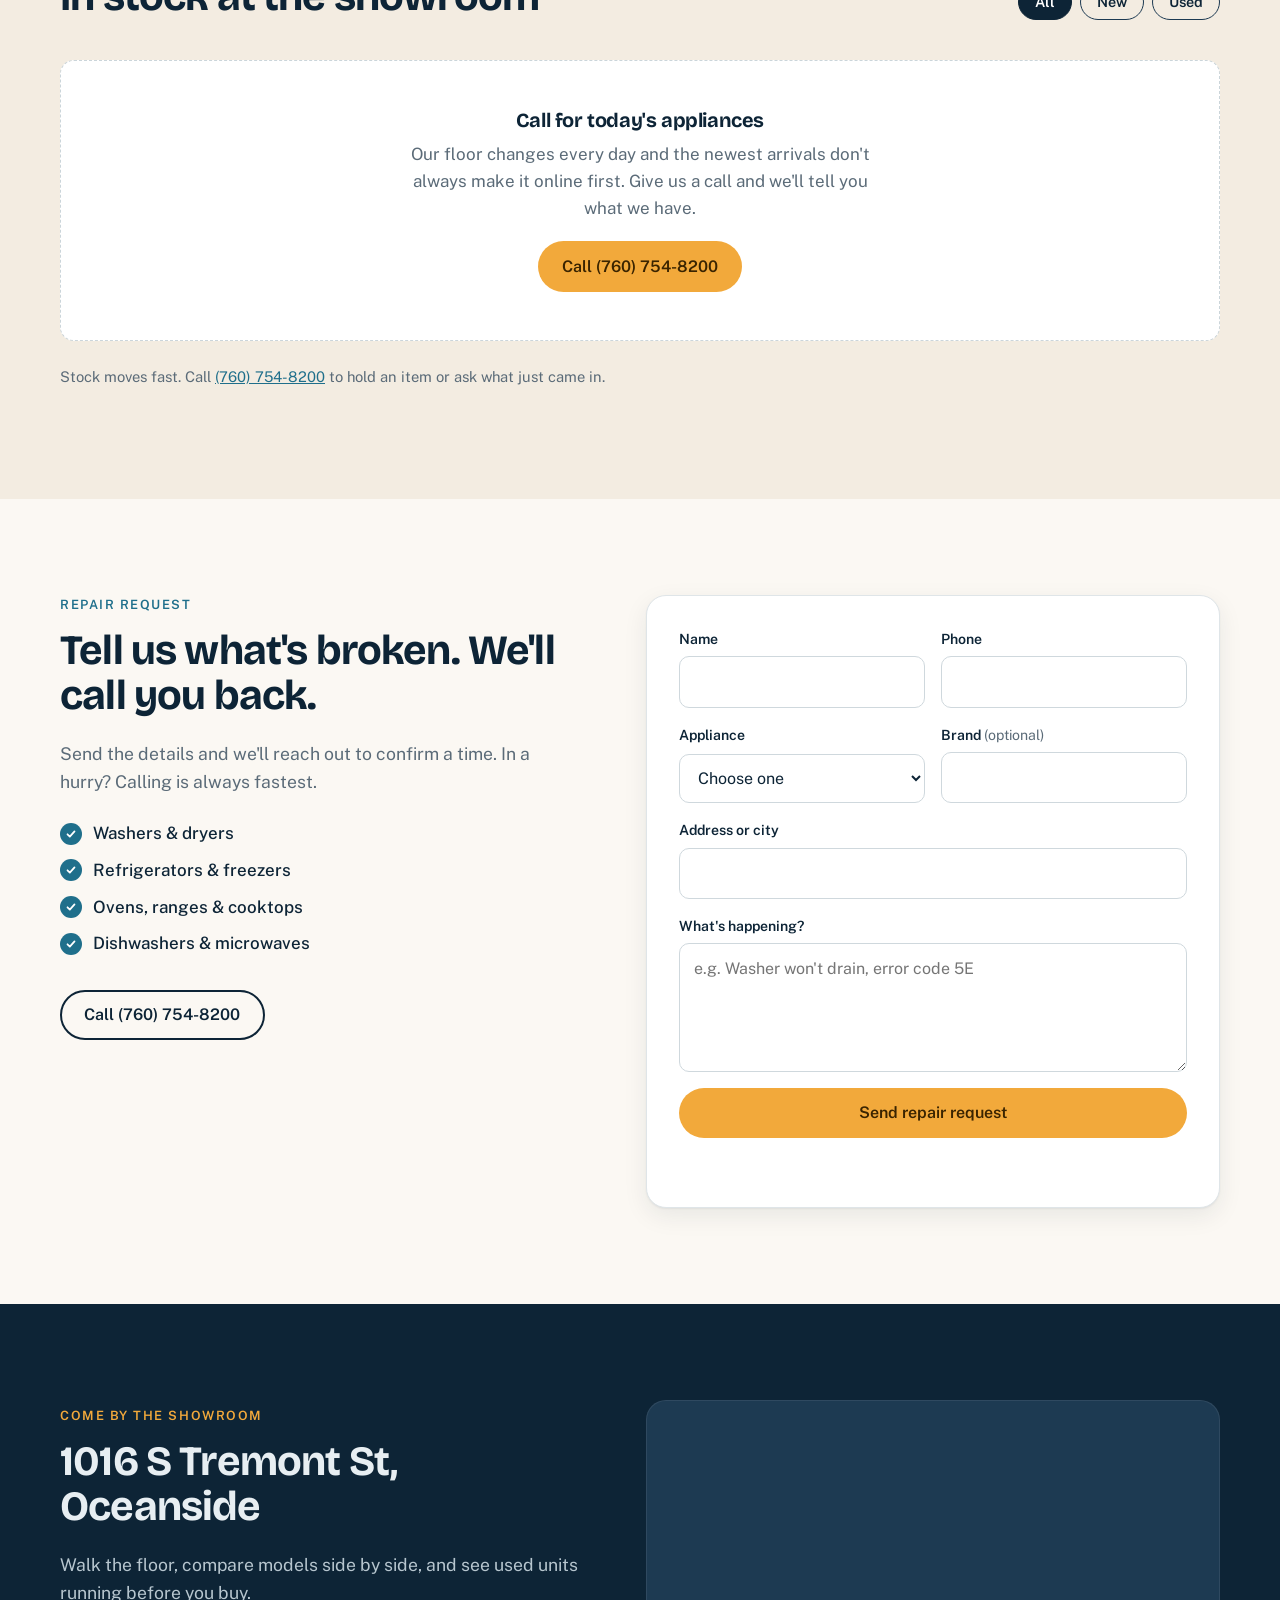
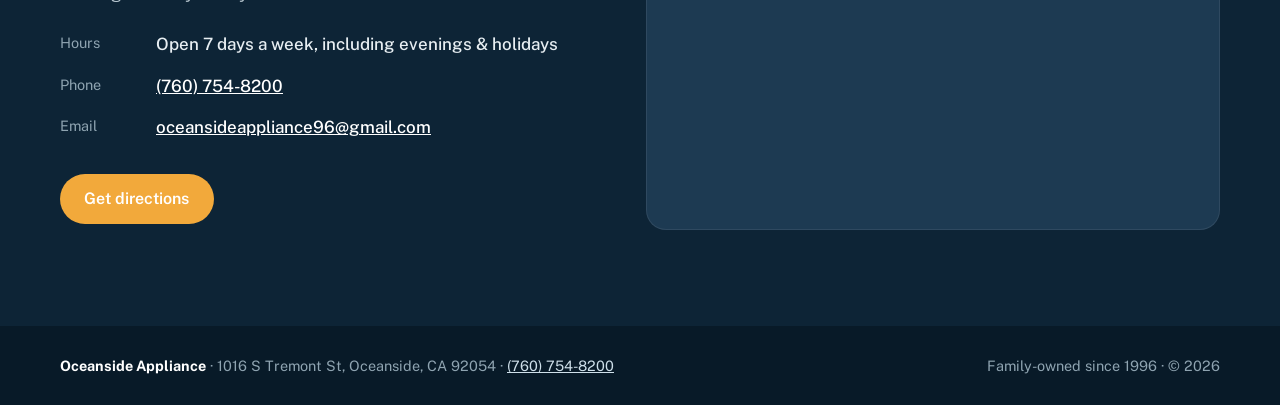
<file: site/index.html>
<!doctype html>
<html lang="en">
<head>
  <meta charset="utf-8" />
  <meta name="viewport" content="width=device-width, initial-scale=1" />
  <title>Oceanside Appliance — Sales &amp; Repair in Oceanside, CA</title>
  <meta name="description" content="Oceanside Appliance: new and used appliance sales, repair, and buyback at 1016 S Tremont St, Oceanside, CA 92054. Family-owned since 1996. Open 7 days a week. Call (760) 754-8200." />
  <link rel="icon" href="data:image/svg+xml,%3Csvg xmlns='http://www.w3.org/2000/svg' viewBox='0 0 40 40'%3E%3Crect x='1' y='1' width='38' height='38' rx='9' fill='%231f6f8b'/%3E%3Ccircle cx='20' cy='13' r='4.5' fill='%23f2a93b'/%3E%3Cpath d='M7 27c4 0 4-4 8.3-4s4.3 4 8.4 4 4.2-4 8.3-4' fill='none' stroke='%23fff' stroke-width='3' stroke-linecap='round'/%3E%3C/svg%3E" />
  <meta name="theme-color" content="#0d2436" />
  <link rel="preconnect" href="https://fonts.googleapis.com" />
  <link rel="preconnect" href="https://fonts.gstatic.com" crossorigin />
  <link href="https://fonts.googleapis.com/css2?family=Bricolage+Grotesque:opsz,wght@12..96,500;12..96,700;12..96,800&family=Public+Sans:wght@400;500;600&display=swap" rel="stylesheet" />
  <link rel="stylesheet" href="styles.css" />
  <script type="application/ld+json">
  {
    "@context": "https://schema.org",
    "@type": "HomeAndConstructionBusiness",
    "name": "Oceanside Appliance",
    "telephone": "+1-760-754-8200",
    "email": "oceansideappliance96@gmail.com",
    "foundingDate": "1996",
    "address": {
      "@type": "PostalAddress",
      "streetAddress": "1016 S Tremont St",
      "addressLocality": "Oceanside",
      "addressRegion": "CA",
      "postalCode": "92054",
      "addressCountry": "US"
    },
    "areaServed": "San Diego County",
    "openingHoursSpecification": [{
      "@type": "OpeningHoursSpecification",
      "dayOfWeek": ["Monday","Tuesday","Wednesday","Thursday","Friday","Saturday","Sunday"]
    }]
  }
  </script>
</head>
<body>

<a class="skip" href="#main">Skip to content</a>

<header class="topbar">
  <div class="wrap topbar-inner">
    <a class="brand" href="#top" aria-label="Oceanside Appliance home">
      <svg class="brand-mark" viewBox="0 0 40 40" aria-hidden="true">
        <rect x="1" y="1" width="38" height="38" rx="9" fill="currentColor"/>
        <path d="M7 25c4 0 4-4 8.3-4s4.3 4 8.4 4 4.2-4 8.3-4" fill="none" stroke="#fff" stroke-width="2.6" stroke-linecap="round"/>
        <path d="M7 31c4 0 4-4 8.3-4s4.3 4 8.4 4 4.2-4 8.3-4" fill="none" stroke="#f2a93b" stroke-width="2.6" stroke-linecap="round"/>
        <circle cx="20" cy="13" r="4.5" fill="#f2a93b"/>
      </svg>
      <span class="brand-text">Oceanside <b>Appliance</b></span>
    </a>
    <nav class="nav" aria-label="Main">
      <a href="#services">Services</a>
      <a href="#inventory">In Stock</a>
      <a href="#repair">Repair</a>
      <a href="#visit">Visit</a>
    </nav>
    <a class="btn btn-call" href="tel:+17607548200">
      <svg viewBox="0 0 24 24" aria-hidden="true"><path d="M6.6 10.8a15.1 15.1 0 0 0 6.6 6.6l2.2-2.2a1 1 0 0 1 1-.25 11.4 11.4 0 0 0 3.6.57 1 1 0 0 1 1 1V20a1 1 0 0 1-1 1A17 17 0 0 1 3 4a1 1 0 0 1 1-1h3.5a1 1 0 0 1 1 1c0 1.25.2 2.45.57 3.57a1 1 0 0 1-.25 1z"/></svg>
      <span>(760) 754-8200</span>
    </a>
  </div>
</header>

<main id="main">

  <!-- HERO -->
  <section class="hero" id="top">
    <div class="wrap hero-grid">
      <div class="hero-copy">
        <p class="eyebrow">Family-owned in Oceanside since 1996</p>
        <h1>Appliances sold, fixed, and bought back. <span>Right here on Tremont.</span></h1>
        <p class="lede">New and quality used appliances, fast repairs on every major brand, and a fair price for the old one you're replacing. Open seven days a week, including evenings and holidays.</p>
        <div class="hero-actions">
          <a class="btn btn-primary" href="#repair">Book a repair</a>
          <a class="btn btn-ghost" href="#inventory">See what's in stock</a>
        </div>
      </div>

      <aside class="ticket" aria-label="Store details">
        <div class="ticket-head">
          <span class="dot" aria-hidden="true"></span>
          <span>Open 7 days a week</span>
        </div>
        <dl class="ticket-rows">
          <div><dt>Call or text</dt><dd><a href="tel:+17607548200">(760) 754-8200</a></dd></div>
          <div><dt>Showroom</dt><dd><a href="https://maps.google.com/?q=1016+S+Tremont+St,+Oceanside,+CA+92054" target="_blank" rel="noopener">1016 S Tremont St<br/>Oceanside, CA 92054</a></dd></div>
          <div><dt>Email</dt><dd><a href="mailto:oceansideappliance96@gmail.com">oceansideappliance96@gmail.com</a></dd></div>
          <div><dt>Service area</dt><dd>All of San Diego County</dd></div>
        </dl>
        <div class="ticket-foot">
          <span><b>30</b> years</span>
          <span><b>7</b> days a week</span>
          <span><b>Same-day</b> service</span>
        </div>
      </aside>
    </div>
  </section>

  <!-- SERVICES -->
  <section class="section" id="services">
    <div class="wrap">
      <div class="section-head">
        <p class="eyebrow">What we do</p>
        <h2>One shop for the whole life of your appliance.</h2>
      </div>
      <div class="cards">
        <article class="card">
          <div class="card-icon" aria-hidden="true">
            <svg viewBox="0 0 24 24"><rect x="5" y="2.5" width="14" height="19" rx="2"/><path d="M5 9.5h14M8 5.5v2M8 12.5v4"/></svg>
          </div>
          <h3>New appliances</h3>
          <p>Refrigerators, washers, dryers, ranges, dishwashers and more from the brands you know, at local-shop prices.</p>
        </article>
        <article class="card">
          <div class="card-icon" aria-hidden="true">
            <svg viewBox="0 0 24 24"><path d="M4 12a8 8 0 0 1 13.7-5.6M20 12a8 8 0 0 1-13.7 5.6"/><path d="M18 3v4h-4M6 21v-4h4"/></svg>
          </div>
          <h3>Quality used</h3>
          <p>Every used unit is inspected, cleaned, and tested in our shop before it hits the floor. Come see it running.</p>
        </article>
        <article class="card">
          <div class="card-icon" aria-hidden="true">
            <svg viewBox="0 0 24 24"><path d="M14.7 6.3a4 4 0 0 0-5.4 5.2L3.5 17.3a1.8 1.8 0 0 0 2.5 2.5l5.8-5.8a4 4 0 0 0 5.2-5.4l-2.4 2.4-2.1-.3-.3-2.1z"/></svg>
          </div>
          <h3>Repair, all brands</h3>
          <p>Repair for washers, dryers, fridges, ovens, and dishwashers from every major brand. Same-day service available.</p>
        </article>
        <article class="card">
          <div class="card-icon" aria-hidden="true">
            <svg viewBox="0 0 24 24"><path d="M3 7h11v9H3zM14 10h4l3 3v3h-7"/><circle cx="7" cy="17.5" r="1.8"/><circle cx="17" cy="17.5" r="1.8"/></svg>
          </div>
          <h3>Delivery &amp; buyback</h3>
          <p>Same-day delivery available across San Diego County, and we'll make you an offer on the appliance you're replacing.</p>
        </article>
      </div>
    </div>
  </section>

  <!-- INVENTORY -->
  <section class="section section-alt" id="inventory">
    <div class="wrap">
      <div class="section-head section-head-row">
        <div>
          <p class="eyebrow">On the floor now</p>
          <h2>In stock at the showroom</h2>
        </div>
        <div class="filters" role="group" aria-label="Filter inventory">
          <button class="chip is-active" data-filter="all">All</button>
          <button class="chip" data-filter="new">New</button>
          <button class="chip" data-filter="used">Used</button>
        </div>
      </div>
      <div class="inventory" id="inventoryGrid" aria-live="polite"></div>
      <p class="fineprint">Stock moves fast. Call <a href="tel:+17607548200">(760) 754-8200</a> to hold an item or ask what just came in.</p>
    </div>
  </section>

  <!-- REPAIR -->
  <section class="section" id="repair">
    <div class="wrap repair-grid">
      <div>
        <p class="eyebrow">Repair request</p>
        <h2>Tell us what's broken. We'll call you back.</h2>
        <p class="lede">Send the details and we'll reach out to confirm a time. In a hurry? Calling is always fastest.</p>
        <ul class="checks">
          <li>Washers &amp; dryers</li>
          <li>Refrigerators &amp; freezers</li>
          <li>Ovens, ranges &amp; cooktops</li>
          <li>Dishwashers &amp; microwaves</li>
        </ul>
        <a class="btn btn-ghost" href="tel:+17607548200">Call (760) 754-8200</a>
      </div>

      <form class="form" id="repairForm" novalidate>
        <div class="field-row">
          <label class="field">
            <span>Name</span>
            <input name="name" autocomplete="name" required />
          </label>
          <label class="field">
            <span>Phone</span>
            <input name="phone" type="tel" autocomplete="tel" required />
          </label>
        </div>
        <div class="field-row">
          <label class="field">
            <span>Appliance</span>
            <select name="appliance" required>
              <option value="">Choose one</option>
              <option>Washer</option>
              <option>Dryer</option>
              <option>Refrigerator</option>
              <option>Freezer</option>
              <option>Oven / Range</option>
              <option>Cooktop</option>
              <option>Dishwasher</option>
              <option>Microwave</option>
              <option>Other</option>
            </select>
          </label>
          <label class="field">
            <span>Brand <em>(optional)</em></span>
            <input name="brand" />
          </label>
        </div>
        <label class="field">
          <span>Address or city</span>
          <input name="address" autocomplete="street-address" required />
        </label>
        <label class="field">
          <span>What's happening?</span>
          <textarea name="issue" rows="4" required placeholder="e.g. Washer won't drain, error code 5E"></textarea>
        </label>
        <button class="btn btn-primary btn-block" type="submit">Send repair request</button>
        <p class="form-status" id="formStatus" role="status"></p>
      </form>
    </div>
  </section>

  <!-- VISIT -->
  <section class="section section-dark" id="visit">
    <div class="wrap visit-grid">
      <div>
        <p class="eyebrow">Come by the showroom</p>
        <h2>1016 S Tremont St, Oceanside</h2>
        <p class="lede">Walk the floor, compare models side by side, and see used units running before you buy.</p>
        <dl class="visit-list">
          <div><dt>Hours</dt><dd>Open 7 days a week, including evenings &amp; holidays</dd></div>
          <div><dt>Phone</dt><dd><a href="tel:+17607548200">(760) 754-8200</a></dd></div>
          <div><dt>Email</dt><dd><a href="mailto:oceansideappliance96@gmail.com">oceansideappliance96@gmail.com</a></dd></div>
        </dl>
        <a class="btn btn-primary" href="https://maps.google.com/?q=1016+S+Tremont+St,+Oceanside,+CA+92054" target="_blank" rel="noopener">Get directions</a>
      </div>
      <div class="map">
        <iframe title="Map to Oceanside Appliance" loading="lazy" referrerpolicy="no-referrer-when-downgrade"
          src="https://www.google.com/maps?q=1016+S+Tremont+St,+Oceanside,+CA+92054&output=embed"></iframe>
      </div>
    </div>
  </section>

</main>

<footer class="footer">
  <div class="wrap footer-inner">
    <p><b>Oceanside Appliance</b> · 1016 S Tremont St, Oceanside, CA 92054 · <a href="tel:+17607548200">(760) 754-8200</a></p>
    <p>Family-owned since 1996 · © <span id="year"></span></p>
  </div>
</footer>

<a class="callbar" href="tel:+17607548200">Call (760) 754-8200</a>

<script src="app.js"></script>
</body>
</html>
</file>
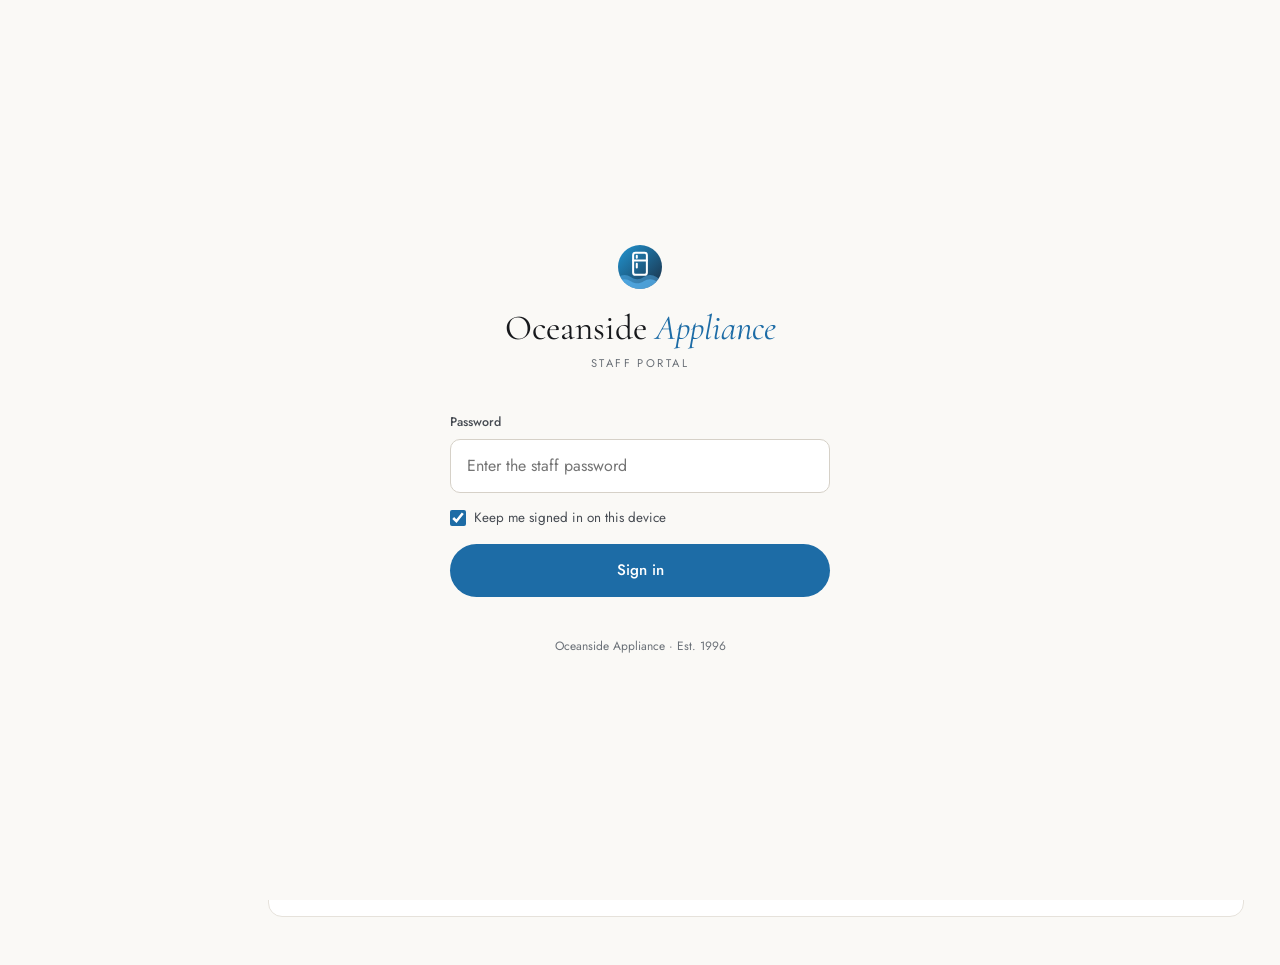
<file: staff-9k2x/index.html>
<!DOCTYPE html>
<html lang="en">
<head>
  <meta charset="UTF-8" />
  <meta name="robots" content="noindex, nofollow, noarchive" />
  <meta name="viewport" content="width=device-width, initial-scale=1.0, viewport-fit=cover" />
  <!-- Installable: Safari → Share → Add to Home Screen opens it full screen like an app -->
  <link rel="manifest" href="manifest.webmanifest" />
  <link rel="apple-touch-icon" href="icons/apple-touch-icon.png" />
  <meta name="apple-mobile-web-app-capable" content="yes" />
  <meta name="mobile-web-app-capable" content="yes" />
  <meta name="apple-mobile-web-app-status-bar-style" content="default" />
  <meta name="apple-mobile-web-app-title" content="OA Staff" />
  <title>Staff — Oceanside Appliance</title>
  <meta name="theme-color" content="#faf9f6" />
  <link rel="stylesheet" href="https://fonts.googleapis.com/css2?family=Cormorant+Garamond:ital,wght@0,400;0,500;0,600;1,400&family=Jost:wght@400;500;600&display=swap" />
  <link rel="stylesheet" href="base.css?v=34" />
  <link rel="stylesheet" href="admin.css?v=34" />
  <link rel="icon" type="image/svg+xml" href="../img/favicon.svg" />
</head>
<body class="admin-body">


<!-- ======== ADMIN PASSWORD PROTECTION ======== -->
<div id="adminLoginScreen" class="login-screen">
  <div class="login-card">
    <img src="../img/logo.svg" alt="" width="44" height="44" class="login-logo" />
    <div class="login-brand">Oceanside <span>Appliance</span></div>
    <div class="login-sub">Staff portal</div>
    <label class="login-label" for="adminPasswordInput">Password</label>
    <input type="password" id="adminPasswordInput" class="login-input" placeholder="Enter the staff password" autocomplete="current-password"
      onkeydown="if(event.key==='Enter')checkAdminPassword()" />
    <div id="adminLoginError" class="login-error" style="display:none;">Incorrect password. Please try again.</div>
    <label class="login-remember"><input type="checkbox" id="adminRemember" checked /> Keep me signed in on this device</label>
    <button type="button" class="login-btn" onclick="checkAdminPassword()">Sign in</button>
    <div class="login-foot">Oceanside Appliance · Est. 1996</div>
  </div>
</div>

<script>
  // ── CHANGE THIS PASSWORD TO WHATEVER YOU WANT ──
  const ADMIN_PASSWORD_HASH = '5052c6cffa42bca5d2f1ddba0d5e933ed405dda58b96eb03c258ae0d5ddfd435'; // SHA-256 — change by updating the hash

  async function checkAdminPassword() {
    const input = document.getElementById('adminPasswordInput').value;
    const error = document.getElementById('adminLoginError');
    // Compare against SHA-256 hash so password never lives in plain text
    const buf = await crypto.subtle.digest('SHA-256', new TextEncoder().encode(input));
    const hash = Array.from(new Uint8Array(buf)).map(b=>b.toString(16).padStart(2,'0')).join('');
    if (hash === ADMIN_PASSWORD_HASH) {
      // This visit only, or remembered on this device (handy once it's on the home screen)
      sessionStorage.setItem('oa_admin_auth', 'true');
      try { if (document.getElementById('adminRemember').checked) localStorage.setItem('oa_admin_remember', 'true'); } catch {}
      document.getElementById('adminLoginScreen').style.display = 'none';
    } else {
      error.style.display = 'block';
      document.getElementById('adminPasswordInput').value = '';
      const pw = document.getElementById('adminPasswordInput');
      pw.classList.add('error');
      setTimeout(() => pw.classList.remove('error'), 2000);
    }
  }

  function signOutStaff() {
    if (!confirm('Sign out of the staff panel on this device?')) return;
    sessionStorage.removeItem('oa_admin_auth');
    try { localStorage.removeItem('oa_admin_remember'); } catch {}
    location.reload();
  }

  // Already signed in this visit, or remembered on this device
  let rememberedStaff = false;
  try { rememberedStaff = localStorage.getItem('oa_admin_remember') === 'true'; } catch {}
  if (sessionStorage.getItem('oa_admin_auth') === 'true' || rememberedStaff) {
    document.getElementById('adminLoginScreen').style.display = 'none';
  }
</script>

<div class="admin-layout">

  <!-- ── SIDEBAR ── -->
  <aside class="admin-sidebar">
    <div class="sidebar-logo">
      <div class="nav-logo-icon"></div>
      <div class="sidebar-logo-text">
        <div class="sidebar-brand">Oceanside <span>Appliance</span></div>
        <div class="sidebar-sub">Staff</div>
      </div>
    </div>

    <nav class="sidebar-nav">
      <a href="#" class="sidebar-link active" data-tab="dashboard" title="Today">
        <span class="sidebar-icon"><svg class="ic"><use href="../img/icons.svg#i-home"/></svg></span><span class="sidebar-label">Today</span>
      </a>
      <a href="#" class="sidebar-link" data-tab="sales" title="Sales">
        <span class="sidebar-icon"><svg class="ic"><use href="../img/icons.svg#i-dollar"/></svg></span><span class="sidebar-label">Sales</span><span class="nav-count" id="navCountSales"></span>
      </a>
      <a href="#" class="sidebar-link" data-tab="repairs" title="Repairs">
        <span class="sidebar-icon"><svg class="ic"><use href="../img/icons.svg#i-wrench"/></svg></span><span class="sidebar-label">Repairs</span><span class="nav-count" id="navCountRepairs"></span>
      </a>
      <a href="#" class="sidebar-link" data-tab="inventory" title="Inventory">
        <span class="sidebar-icon"><svg class="ic"><use href="../img/icons.svg#i-other"/></svg></span><span class="sidebar-label">Inventory</span><span class="nav-count" id="navCountInventory"></span>
      </a>
      <a href="#" class="sidebar-link" data-tab="listings" title="Listings — Facebook, OfferUp, Craigslist">
        <span class="sidebar-icon"><svg class="ic"><use href="../img/icons.svg#i-megaphone"/></svg></span><span class="sidebar-label">Listings</span><span class="nav-count" id="navCountListings"></span>
      </a>
      <a href="#" class="sidebar-link" data-tab="ledger" title="Ledger">
        <span class="sidebar-icon"><svg class="ic"><use href="../img/icons.svg#i-book"/></svg></span><span class="sidebar-label">Ledger</span>
      </a>
      <div class="sidebar-divider"></div>
      <a href="../index.html" class="sidebar-link site-link" title="View the website" target="_blank" rel="noopener">
        <span class="sidebar-icon"><svg class="ic"><use href="../img/icons.svg#i-external"/></svg></span><span class="sidebar-label">View website</span>
      </a>
    </nav>

    <div class="sidebar-sheets-status" id="sheetsStatus" title="Google Sheets connection — click to change settings">
      <div class="sheets-dot"></div>
      <span id="sheetsStatusLabel">Google Sheets</span>
    </div>
  </aside>

  <!-- ── MAIN ── -->
  <main class="admin-main">

    <!-- Top Bar -->
    <div class="admin-topbar">
      <div class="admin-page-title" id="pageTitle">Today</div>
      <div class="admin-topbar-right">
        <div style="display:flex;gap:.5rem">
          <button class="btn-sync ghost" onclick="sendBriefingNow(this)" title="Email yourself today's briefing now"><svg class="ic"><use href="../img/icons.svg#i-mail"/></svg> <span class="hide-sm">Send today's briefing</span></button>
          <button class="btn-sync ghost" onclick="openSheetsModal()" title="Settings — Google Sheets, install on your phone, sign out" aria-label="Settings"><svg class="ic"><use href="../img/icons.svg#i-sliders"/></svg></button>
          <button class="btn-sync" id="syncBtn" onclick="pullFromSheets()"><svg class="ic"><use href="../img/icons.svg#i-refresh"/></svg> Refresh</button>
        </div>
      </div>
    </div>

    <!-- ── TODAY TAB ── -->
    <div class="admin-tab active" id="tab-dashboard">
      <div class="kpi-grid">
        <div class="kpi-card link" onclick="showTab('ledger')">
          <div class="kpi-value" id="kpi-revenue">$0</div>
          <div class="kpi-label">Sales this month</div>
          <div class="kpi-change" id="kpi-revenue-sub">Completed sales</div>
        </div>
        <div class="kpi-card link" onclick="openSalesTab('open')">
          <div class="kpi-value" id="kpi-orders">0</div>
          <div class="kpi-label">Open orders</div>
          <div class="kpi-change" id="kpi-orders-sub"></div>
        </div>
        <div class="kpi-card link" onclick="openRepairsTab('active')">
          <div class="kpi-value" id="kpi-repairs">0</div>
          <div class="kpi-label">Open repairs</div>
          <div class="kpi-change" id="kpi-repairs-sub"></div>
        </div>
        <div class="kpi-card link" onclick="openInventoryTab('instock')">
          <div class="kpi-value" id="kpi-lowstock">0</div>
          <div class="kpi-label">In stock</div>
          <div class="kpi-change" id="kpi-lowstock-sub"></div>
        </div>
      </div>

      <div class="admin-grid-2">
        <div class="admin-card">
          <div class="card-header"><div class="card-title">To do</div></div>
          <ul class="todo-list" id="todoList"></ul>
        </div>
        <div class="admin-card fu-card" id="followupsCard">
          <div class="card-header">
            <div class="card-title">Follow-ups to send <span class="fu-count" id="fuCount"></span></div>
            <button class="card-btn ai" id="fuDraftBtn" onclick="draftFollowupsNow(this)"><svg class="ic"><use href="../img/icons.svg#i-sparkles"/></svg> Draft now</button>
          </div>
          <div id="followupsList"></div>
        </div>
      </div>

      <div class="admin-grid-2">
        <div class="admin-card">
          <div class="card-header">
            <div class="card-title">Recent sales</div>
            <button class="link-more" onclick="openSalesTab('all')">All sales <svg class="ic"><use href="../img/icons.svg#i-arrow-right"/></svg></button>
          </div>
          <table class="admin-table">
            <thead><tr><th>Order</th><th>Items</th><th>Total</th><th>Status</th></tr></thead>
            <tbody id="recentSalesTbody"></tbody>
          </table>
        </div>
        <div class="admin-card">
          <div class="card-header">
            <div class="card-title">Repair queue</div>
            <button class="link-more" onclick="openRepairsTab('active')">All repairs <svg class="ic"><use href="../img/icons.svg#i-arrow-right"/></svg></button>
          </div>
          <table class="admin-table">
            <thead><tr><th>Ticket</th><th>Customer</th><th>Appliance</th><th>Status</th></tr></thead>
            <tbody id="recentRepairsTbody"></tbody>
          </table>
        </div>
      </div>

      <div class="admin-card" id="viewRequestsCard">
        <div class="card-header">
          <div>
            <div class="card-title">Viewing requests</div>
            <div class="card-sub">Customers who asked to see an appliance in person</div>
          </div>
          <button class="link-more" onclick="clearViewRequests()">Clear all</button>
        </div>
        <table class="admin-table stack-sm">
          <thead><tr><th>Date</th><th>Name</th><th>Phone</th><th>Email</th><th>Appliance</th><th>Best time</th><th>Status</th></tr></thead>
          <tbody id="viewRequestsTbody"></tbody>
        </table>
      </div>
    </div>

    <!-- ── SALES TAB ── -->
    <div class="admin-tab" id="tab-sales">
      <div class="admin-card">
        <div class="page-top">
          <div>
            <div class="inv-summary" id="salesSummary"></div>
          </div>
          <div class="page-actions">
            <button class="card-btn primary" onclick="openRecordSale()"><svg class="ic"><use href="../img/icons.svg#i-plus"/></svg> Record sale</button>
            <div class="inv-more">
              <button class="card-btn inv-more-btn" id="salesMenuBtn" onclick="toggleMenu('salesMenu')" aria-haspopup="true" aria-expanded="false" aria-label="More actions">•••</button>
              <div class="inv-menu" id="salesMenu" hidden>
                <button onclick="pullFromSheets()"><svg class="ic"><use href="../img/icons.svg#i-refresh"/></svg><span>Refresh from Google Sheets</span></button>
                <button onclick="exportCSV('sales')"><svg class="ic"><use href="../img/icons.svg#i-download"/></svg><span>Download CSV</span></button>
              </div>
            </div>
          </div>
        </div>
        <div class="inv-tabs" id="salesTabs" role="tablist" aria-label="Show"></div>
        <div class="inv-filterbar">
          <label class="inv-search"><svg class="ic"><use href="../img/icons.svg#i-search"/></svg><span class="sr-only">Search sales</span>
            <input type="search" id="salesSearch" placeholder="Search name, phone, item…" oninput="renderSales()" autocomplete="off" />
          </label>
          <div class="inv-selects" id="salesSelects"></div>
        </div>
        <table class="admin-table stack-sm">
          <thead><tr><th>Order</th><th>Items</th><th>Total</th><th>Channel</th><th>Date</th><th>Status</th><th></th></tr></thead>
          <tbody id="salesTbody"></tbody>
        </table>
      </div>
    </div>

    <!-- ── REPAIRS TAB ── -->
    <div class="admin-tab" id="tab-repairs">
      <div class="admin-card">
        <div class="page-top">
          <div>
            <div class="inv-summary" id="repairsSummary"></div>
          </div>
          <div class="page-actions">
            <div class="inv-more">
              <button class="card-btn inv-more-btn" id="repairsMenuBtn" onclick="toggleMenu('repairsMenu')" aria-haspopup="true" aria-expanded="false" aria-label="More actions">•••</button>
              <div class="inv-menu" id="repairsMenu" hidden>
                <button onclick="pullFromSheets()"><svg class="ic"><use href="../img/icons.svg#i-refresh"/></svg><span>Refresh from Google Sheets</span></button>
                <button onclick="exportCSV('repairs')"><svg class="ic"><use href="../img/icons.svg#i-download"/></svg><span>Download CSV</span></button>
              </div>
            </div>
          </div>
        </div>
        <div class="inv-tabs" id="repairsTabs" role="tablist" aria-label="Show"></div>
        <div class="inv-filterbar">
          <label class="inv-search"><svg class="ic"><use href="../img/icons.svg#i-search"/></svg><span class="sr-only">Search repairs</span>
            <input type="search" id="repairsSearch" placeholder="Search name, phone, appliance…" oninput="renderRepairs()" autocomplete="off" />
          </label>
          <div class="inv-selects" id="repairsSelects"></div>
        </div>
        <table class="admin-table stack-sm">
          <thead><tr><th>Ticket</th><th>Customer</th><th>Phone</th><th>Appliance</th><th>Problem</th><th>Scheduled</th><th>Status</th><th></th></tr></thead>
          <tbody id="repairsTbody"></tbody>
        </table>
      </div>
    </div>

    <!-- ── LISTINGS TAB ── -->
    <div class="admin-tab" id="tab-listings">
      <div class="admin-card">
        <div class="page-top">
          <div>
            <div class="inv-summary" id="lqSummary"></div>
          </div>
          <div class="page-actions">
            <button class="card-btn primary" onclick="copyAgentInstructions()"><svg class="ic"><use href="../img/icons.svg#i-sparkles"/></svg> Copy instructions for Claude</button>
            <div class="inv-more">
              <button class="card-btn inv-more-btn" id="lqMenuBtn" onclick="toggleMenu('lqMenu')" aria-haspopup="true" aria-expanded="false" aria-label="More actions">•••</button>
              <div class="inv-menu" id="lqMenu" hidden>
                <button onclick="openProductFeed()"><svg class="ic"><use href="../img/icons.svg#i-share"/></svg><span>Google &amp; Facebook product feed<small>Your in-stock items on Google Shopping and your Facebook Page — automatic</small></span></button>
                <button onclick="openListingsHelp()"><svg class="ic"><use href="../img/icons.svg#i-help"/></svg><span>How listing with Claude works</span></button>
              </div>
            </div>
          </div>
        </div>
        <div class="lq-platforms" id="lqPlatforms" role="tablist" aria-label="Site"></div>
        <div class="inv-tabs" id="lqTabs" role="tablist" aria-label="Show"></div>
        <div class="lq-opts">
          <label class="check-line"><input type="checkbox" id="lqBiz" onchange="setListingPref('business', this.checked)" /> Include business name, address &amp; website link</label>
          <label class="check-line"><input type="checkbox" id="lqAsIs" onchange="setListingPref('asIs', this.checked)" /> Add “Sold as-is”</label>
        </div>
        <div id="lqList"></div>
      </div>
    </div>

    <!-- ── LEDGER TAB ── -->
    <div class="admin-tab" id="tab-ledger">
      <div class="admin-card">
        <div class="page-top">
          <div>
            <div class="inv-summary">Completed sales and repair income</div>
          </div>
          <div class="page-actions">
            <label class="inv-select"><span class="sr-only">Period</span>
              <select id="ledgerFilter" onchange="renderLedger()">
                <option value="all">All time</option>
                <option value="today">Today</option>
                <option value="week">This week</option>
                <option value="month">This month</option>
                <option value="year">This year</option>
              </select>
            </label>
            <button class="card-btn primary" onclick="showAddRepairRevenueModal()"><svg class="ic"><use href="../img/icons.svg#i-plus"/></svg> Repair income</button>
            <button class="card-btn" onclick="exportLedgerCSV()"><svg class="ic"><use href="../img/icons.svg#i-download"/></svg> CSV</button>
          </div>
        </div>
        <div class="kpi-grid ledger-kpis">
          <div class="kpi-card">
            <div class="kpi-value" id="ledger-revenue">$0</div>
            <div class="kpi-label">Sales</div>
          </div>
          <div class="kpi-card">
            <div class="kpi-value" id="ledger-orders">0</div>
            <div class="kpi-label">Orders</div>
          </div>
          <div class="kpi-card">
            <div class="kpi-value" id="ledger-repair-rev">$0</div>
            <div class="kpi-label">Repair income</div>
          </div>
          <div class="kpi-card">
            <div class="kpi-value" id="ledger-total-rev">$0</div>
            <div class="kpi-label">Total</div>
          </div>
        </div>
        <div class="seg-tabs">
          <button id="ledger-tab-sales" onclick="switchLedgerTab('sales')">Sales</button>
          <button id="ledger-tab-repairs" onclick="switchLedgerTab('repairs')">Repair income</button>
        </div>
        <div id="ledger-panel-sales">
          <table class="admin-table">
            <thead><tr><th>Date</th><th>Order ID</th><th>Customer</th><th>Items</th><th>Total</th><th>Fulfillment</th><th>Status</th><th>Invoice</th></tr></thead>
            <tbody id="ledgerTbody"></tbody>
          </table>
        </div>
        <div id="ledger-panel-repairs" style="display:none">
          <table class="admin-table">
            <thead><tr><th>Date</th><th>Ticket / Description</th><th>Customer</th><th>Amount ($)</th><th>Notes</th><th>Invoice</th><th>Actions</th></tr></thead>
            <tbody id="repairRevTbody"></tbody>
          </table>
        </div>
      </div>
    </div>

    <!-- ── INVENTORY TAB ── -->
    <div class="admin-tab" id="tab-inventory">
      <div class="admin-card inv-card">
        <div class="inv-top">
          <div>
            <div class="inv-summary" id="invSummary"></div>
          </div>
          <div class="inv-top-actions">
            <button class="card-btn ai" onclick="openBulkImport()"><svg class="ic"><use href="../img/icons.svg#i-camera"/></svg> Bulk add</button>
            <button class="card-btn primary" onclick="openProductEditor()"><svg class="ic"><use href="../img/icons.svg#i-plus"/></svg> Add product</button>
            <div class="inv-more">
              <button class="card-btn inv-more-btn" id="invMenuBtn" onclick="toggleInvMenu()" aria-haspopup="true" aria-expanded="false" aria-label="More actions">•••</button>
              <div class="inv-menu" id="invMenu" hidden>
                <button onclick="findMissingWebImages()"><svg class="ic"><use href="../img/icons.svg#i-search"/></svg><span>Find web images<small>For in-stock items that have none</small></span></button>
                <button onclick="fillMissingSpecs()"><svg class="ic"><use href="../img/icons.svg#i-file"/></svg><span>Fill in specs &amp; dimensions<small>Looks up each model online · once per item</small></span></button>
                <button onclick="researchMissingPrices()"><svg class="ic"><use href="../img/icons.svg#i-dollar"/></svg><span>Research prices<small>For in-stock items not researched yet</small></span></button>
                <button onclick="pullFromSheets()"><svg class="ic"><use href="../img/icons.svg#i-refresh"/></svg><span>Refresh from Google Sheets</span></button>
                <button onclick="openProductFeed()"><svg class="ic"><use href="../img/icons.svg#i-share"/></svg><span>Google &amp; Facebook product feed<small>Automatic listings from your inventory</small></span></button>
                <button onclick="exportCSV('inventory')"><svg class="ic"><use href="../img/icons.svg#i-download"/></svg><span>Download CSV</span></button>
              </div>
            </div>
          </div>
        </div>
        <div class="inv-tabs" id="invTabs" role="tablist" aria-label="Show"></div>
        <div class="inv-filterbar">
          <label class="inv-search"><svg class="ic"><use href="../img/icons.svg#i-search"/></svg><span class="sr-only">Search inventory</span>
            <input type="search" id="inventorySearch" placeholder="Search name, model #, location…" title="Search by name, brand, model number or location" oninput="renderInventory()" autocomplete="off" />
          </label>
          <button type="button" class="card-btn inv-filter-btn" id="invFilterBtn" onclick="toggleInvFilters()" aria-expanded="false" aria-controls="invFilterBox"><svg class="ic"><use href="../img/icons.svg#i-sliders"/></svg> Filters <span class="inv-count" id="invFilterCount" hidden></span></button>
          <div class="inv-filter-box" id="invFilterBox">
            <div class="inv-selects" id="invSelects"></div>
            <button type="button" class="link-btn inv-clear" id="invClear" onclick="clearInvFilters()" hidden>Clear filters</button>
          </div>
        </div>
        <table class="admin-table inv-table">
          <thead><tr><th></th><th>Product</th><th>Condition</th><th>Location</th><th>Price ($)</th><th>Stock</th><th></th></tr></thead>
          <tbody id="inventoryTbody"></tbody>
        </table>
        <div class="inv-savebar" id="invSaveBar" hidden>
          <span data-count></span>
          <button type="button" class="card-btn" onclick="discardInventoryEdits()">Discard</button>
          <button type="button" class="card-btn primary" onclick="saveAllInventory()"><svg class="ic"><use href="../img/icons.svg#i-check"/></svg> Save changes</button>
        </div>
      </div>
    </div>

  
  </main>
</div>

<!-- Settings: Google Sheets connection, install on phone, sign out -->
<div class="modal-overlay" id="sheetsModal" style="display:none;opacity:1;visibility:visible;pointer-events:all">
  <div class="modal settings-modal">
    <div class="modal-header">
      <div class="modal-name">Settings</div>
      <button class="modal-close" onclick="document.getElementById('sheetsModal').style.display='none'" aria-label="Close">✕</button>
    </div>
    <div class="modal-body">
      <div class="settings-h">Google Sheets</div>
      <p class="settings-p">Orders, repair requests and inventory live in Google Sheets. Paste the Apps Script URL and the staff key (from running <code>setupAdminKey()</code> in Apps Script). They're saved on this device only.</p>
      <div class="form-group">
        <label for="sheetsUrlInput">Apps Script URL</label>
        <input type="url" id="sheetsUrlInput" placeholder="https://script.google.com/macros/s/..." />
      </div>
      <div class="form-group">
        <label for="sheetsKeyInput">Staff key</label>
        <input type="password" id="sheetsKeyInput" placeholder="oa-…" autocomplete="off" />
      </div>
      <button class="btn-primary" style="width:100%" onclick="saveSheetUrl()">Save &amp; connect</button>

      <div class="settings-h">Use it like an app</div>
      <p class="settings-p" id="installTip">On your iPhone, open this page in <strong>Safari</strong>, tap <strong>Share</strong> → <strong>Add to Home Screen</strong>. It opens full screen with its own icon. On Android (Chrome): <strong>⋮</strong> → <strong>Add to Home screen</strong>.</p>

      <div class="settings-h">This device</div>
      <button class="btn-outline" style="width:100%" onclick="signOutStaff()">Sign out</button>
    </div>
  </div>
</div>

<script src="../js/logo.js?v=3"></script>
<script src="admin.js?v=34"></script>
<script src="admin-tools.js?v=34"></script>
<script src="bulk-import.js?v=34"></script>

  <!-- ── INVOICE MODAL ── -->
  <div id="invoiceOverlay" style="display:none;position:fixed;inset:0;background:rgba(0,0,0,.5);z-index:9999;align-items:center;justify-content:center;overflow-y:auto">
    <div id="invoiceDoc" style="background:#fff;width:680px;max-width:95vw;margin:2rem auto;border-radius:12px;padding:3rem;font-family:'Jost',sans-serif;box-shadow:0 20px 60px rgba(0,0,0,.2)">
      <div id="invoiceContent"></div>
      <div id="invoiceActions" style="margin-top:2rem;display:flex;gap:.75rem;justify-content:flex-end">
        <button onclick="window.print()" style="padding:.7rem 1.4rem;background:var(--navy);color:#fff;border:none;border-radius:8px;cursor:pointer;font-family:var(--font-body);font-weight:600">🖨 Print / Save PDF</button>
        <button onclick="document.getElementById('invoiceOverlay').style.display='none'" style="padding:.7rem 1.4rem;background:var(--gray-light);color:var(--navy);border:none;border-radius:8px;cursor:pointer;font-family:var(--font-body);font-weight:600">Close</button>
      </div>
    </div>
  </div>

  <!-- ── ADD REPAIR REVENUE MODAL ── -->
  <div id="repairRevModal" style="display:none;position:fixed;inset:0;background:rgba(0,0,0,.5);z-index:9998;align-items:center;justify-content:center">
    <div style="background:#fff;border-radius:14px;padding:2rem;width:440px;max-width:95vw;box-shadow:0 20px 60px rgba(0,0,0,.2)">
      <div style="font-size:1.1rem;font-weight:700;color:var(--navy);margin-bottom:1.25rem">+ Add Repair Revenue</div>
      <div style="display:grid;gap:.75rem">
        <div>
          <label style="font-size:.7rem;font-weight:700;letter-spacing:.08em;text-transform:uppercase;color:var(--gray-dark);display:block;margin-bottom:.3rem">Date</label>
          <input id="rr-date" type="date" style="width:100%;padding:.65rem .875rem;border:2px solid var(--gray-light);border-radius:8px;font-family:var(--font-body);font-size:.875rem;box-sizing:border-box"/>
        </div>
        <div>
          <label style="font-size:.7rem;font-weight:700;letter-spacing:.08em;text-transform:uppercase;color:var(--gray-dark);display:block;margin-bottom:.3rem">Ticket ID / Description</label>
          <input id="rr-desc" type="text" placeholder="e.g. TKT-1001 or Washer repair" style="width:100%;padding:.65rem .875rem;border:2px solid var(--gray-light);border-radius:8px;font-family:var(--font-body);font-size:.875rem;box-sizing:border-box"/>
        </div>
        <div>
          <label style="font-size:.7rem;font-weight:700;letter-spacing:.08em;text-transform:uppercase;color:var(--gray-dark);display:block;margin-bottom:.3rem">Customer Name</label>
          <input id="rr-customer" type="text" placeholder="Customer name" style="width:100%;padding:.65rem .875rem;border:2px solid var(--gray-light);border-radius:8px;font-family:var(--font-body);font-size:.875rem;box-sizing:border-box"/>
        </div>
        <div>
          <label style="font-size:.7rem;font-weight:700;letter-spacing:.08em;text-transform:uppercase;color:var(--gray-dark);display:block;margin-bottom:.3rem">Amount Charged ($)</label>
          <input id="rr-amount" type="number" min="0" step="0.01" placeholder="0.00" style="width:100%;padding:.65rem .875rem;border:2px solid var(--gray-light);border-radius:8px;font-family:var(--font-body);font-size:.875rem;box-sizing:border-box"/>
        </div>
        <div>
          <label style="font-size:.7rem;font-weight:700;letter-spacing:.08em;text-transform:uppercase;color:var(--gray-dark);display:block;margin-bottom:.3rem">Notes (optional)</label>
          <input id="rr-notes" type="text" placeholder="Parts replaced, labor details, etc." style="width:100%;padding:.65rem .875rem;border:2px solid var(--gray-light);border-radius:8px;font-family:var(--font-body);font-size:.875rem;box-sizing:border-box"/>
        </div>
      </div>
      <div style="display:flex;gap:.75rem;margin-top:1.5rem">
        <button onclick="saveRepairRevenue()" style="flex:1;padding:.8rem;background:var(--ocean);color:#fff;border:none;border-radius:8px;cursor:pointer;font-family:var(--font-body);font-weight:600">Add Entry</button>
        <button onclick="document.getElementById('repairRevModal').style.display='none'" style="flex:1;padding:.8rem;background:var(--gray-light);color:var(--navy);border:none;border-radius:8px;cursor:pointer;font-family:var(--font-body);font-weight:600">Cancel</button>
      </div>
    </div>
  </div>
</body>
</html>
</file>
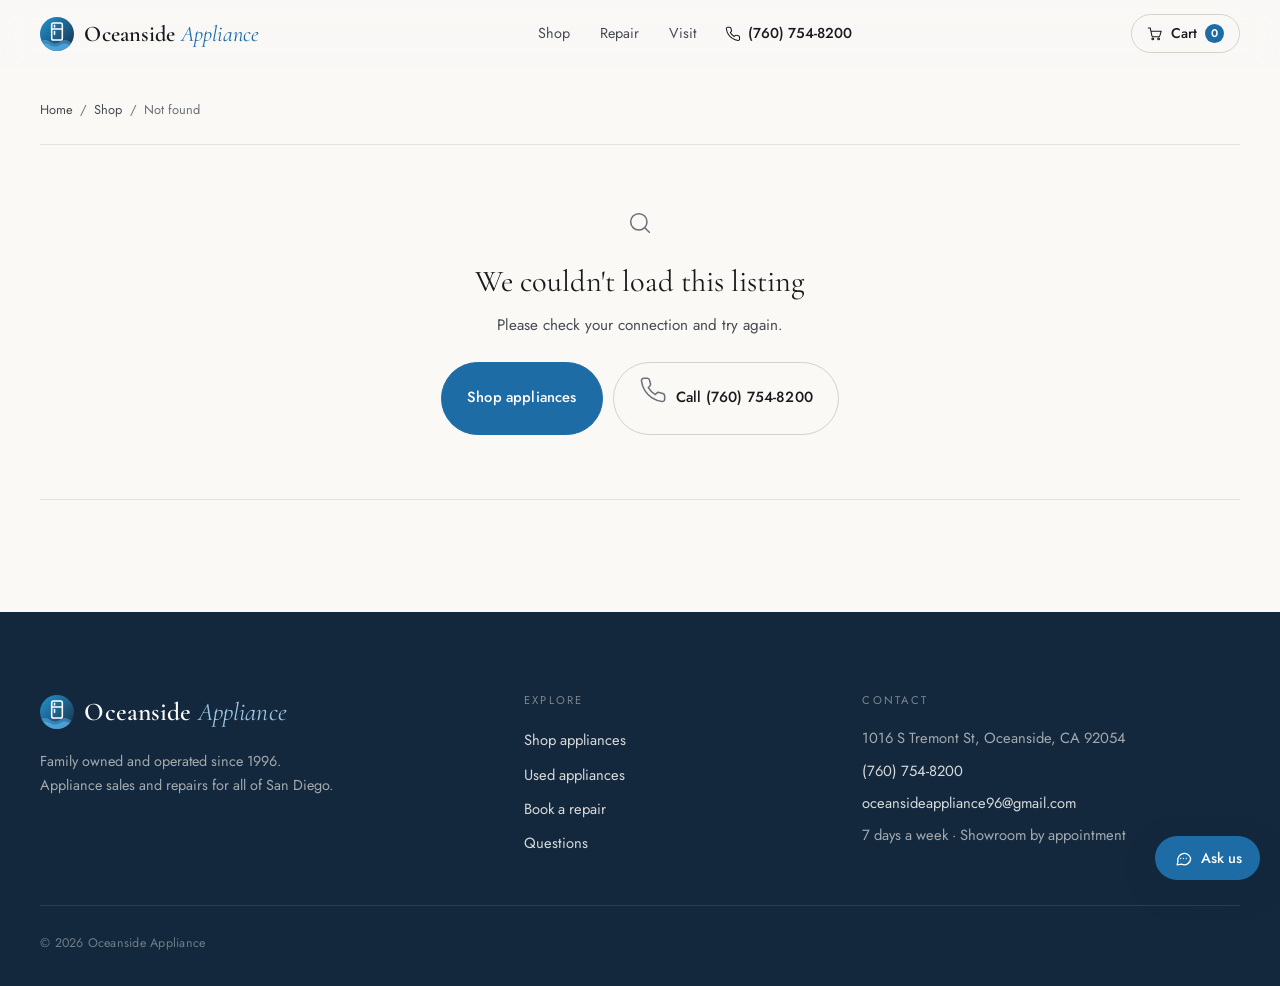
<file: product.html>
<!DOCTYPE html>
<html lang="en">
<head>
  <meta charset="UTF-8" />
  <meta name="viewport" content="width=device-width, initial-scale=1.0, viewport-fit=cover" />
  <title>Appliance for Sale | Oceanside Appliance</title>
  <meta name="description" content="New and used appliances for sale at Oceanside Appliance, 1016 S Tremont St, Oceanside. Call (760) 754-8200." />
  <meta name="theme-color" content="#faf9f6" />
  
  <meta property="og:type" content="website" />
  <meta property="og:site_name" content="Oceanside Appliance" />
  <meta property="og:title" content="Appliance for Sale | Oceanside Appliance" />
  <meta property="og:description" content="New and used appliances for sale at Oceanside Appliance, 1016 S Tremont St, Oceanside. Call (760) 754-8200." />
  <meta property="og:image" content="https://farhant6.github.io/oceanside-appliance/img/og-image.png" />
  <meta name="twitter:card" content="summary_large_image" />
  <link rel="icon" type="image/svg+xml" href="img/favicon.svg" />
  <link rel="apple-touch-icon" href="img/apple-touch-icon.png" />
  <link rel="preconnect" href="https://fonts.googleapis.com" />
  <link rel="preconnect" href="https://fonts.gstatic.com" crossorigin />
  <link rel="stylesheet" href="https://fonts.googleapis.com/css2?family=Cormorant+Garamond:ital,wght@0,400;0,500;0,600;1,400;1,500&family=Jost:wght@400;500;600&display=swap" />
  <link rel="stylesheet" href="css/styles.css?v=12" />
  
</head>
<body class="subpage">
<!-- Generated by tools/build_pages.py — edit that file, not this one. -->
<!-- ======== ICON SPRITE ======== -->
<svg xmlns="http://www.w3.org/2000/svg" style="display:none" aria-hidden="true">
  <defs>
    <symbol id="i-refrigerator" viewBox="0 0 24 24"><rect x="5" y="2" width="14" height="20" rx="2"/><path d="M5 10h14M9 5.5v2M9 13v3"/></symbol>
    <symbol id="i-washer" viewBox="0 0 24 24"><rect x="4" y="2" width="16" height="20" rx="2"/><path d="M4 7h16"/><circle cx="12" cy="14" r="4.5"/><path d="M7.5 4.5h.01M10 4.5h.01"/></symbol>
    <symbol id="i-dryer" viewBox="0 0 24 24"><rect x="4" y="2" width="16" height="20" rx="2"/><path d="M4 7h16"/><circle cx="12" cy="14" r="4.5"/><path d="M10.2 14.2a1.8 1.8 0 1 1 1.8 1.8M7.5 4.5h.01"/></symbol>
    <symbol id="i-dishwasher" viewBox="0 0 24 24"><rect x="4" y="2" width="16" height="20" rx="2"/><path d="M4 7h16M8 4.5h4M8 11.5h8M8 15h8M8 18.5h8"/></symbol>
    <symbol id="i-oven" viewBox="0 0 24 24"><rect x="3" y="3" width="18" height="18" rx="2"/><path d="M3 8h18"/><rect x="7" y="11" width="10" height="7" rx="1"/><path d="M7 5.5h.01M10.5 5.5h.01M14 5.5h3"/></symbol>
    <symbol id="i-microwave" viewBox="0 0 24 24"><rect x="2" y="5" width="20" height="14" rx="2"/><rect x="5" y="8" width="10" height="8" rx="1"/><path d="M18.5 9h.01M18.5 12h.01M18.5 15h.01"/></symbol>
    <symbol id="i-freezer" viewBox="0 0 24 24"><rect x="5" y="2" width="14" height="20" rx="2"/><path d="M12 8v8M8.5 10l7 4M15.5 10l-7 4"/></symbol>
    <symbol id="i-vacuum" viewBox="0 0 24 24"><circle cx="8" cy="17" r="4"/><path d="M12 17h3a3 3 0 0 0 3-3V3M18 3h3M4 21h8"/></symbol>
    <symbol id="i-other" viewBox="0 0 24 24"><path d="M21 8 12 3 3 8v8l9 5 9-5V8Z"/><path d="m3 8 9 5 9-5M12 13v8"/></symbol>
    <symbol id="i-all" viewBox="0 0 24 24"><rect x="3" y="3" width="7" height="7" rx="1.5"/><rect x="14" y="3" width="7" height="7" rx="1.5"/><rect x="3" y="14" width="7" height="7" rx="1.5"/><rect x="14" y="14" width="7" height="7" rx="1.5"/></symbol>
    <symbol id="i-cart" viewBox="0 0 24 24"><circle cx="9" cy="20" r="1.4"/><circle cx="18" cy="20" r="1.4"/><path d="M2 3h3l2.6 12.2a2 2 0 0 0 2 1.6h8.2a2 2 0 0 0 2-1.5L22 8H6.2"/></symbol>
    <symbol id="i-phone" viewBox="0 0 24 24"><path d="M22 16.9v3a2 2 0 0 1-2.2 2 19.8 19.8 0 0 1-8.6-3.1 19.5 19.5 0 0 1-6-6A19.8 19.8 0 0 1 2.1 4.2 2 2 0 0 1 4.1 2h3a2 2 0 0 1 2 1.7c.1 1 .4 1.9.7 2.8a2 2 0 0 1-.5 2.1L8 9.9a16 16 0 0 0 6 6l1.3-1.3a2 2 0 0 1 2.1-.4c.9.3 1.8.6 2.8.7a2 2 0 0 1 1.7 2Z"/></symbol>
    <symbol id="i-pin" viewBox="0 0 24 24"><path d="M20 10c0 6-8 12-8 12S4 16 4 10a8 8 0 0 1 16 0Z"/><circle cx="12" cy="10" r="3"/></symbol>
    <symbol id="i-clock" viewBox="0 0 24 24"><circle cx="12" cy="12" r="10"/><path d="M12 6v6l4 2"/></symbol>
    <symbol id="i-mail" viewBox="0 0 24 24"><rect x="2" y="4" width="20" height="16" rx="2"/><path d="m22 7-10 6L2 7"/></symbol>
    <symbol id="i-wrench" viewBox="0 0 24 24"><path d="M14.7 6.3a1 1 0 0 0 0 1.4l1.6 1.6a1 1 0 0 0 1.4 0l3.8-3.8a6 6 0 0 1-7.9 7.9l-6.9 6.9a2.1 2.1 0 0 1-3-3l6.9-6.9a6 6 0 0 1 7.9-7.9l-3.8 3.8Z"/></symbol>
    <symbol id="i-truck" viewBox="0 0 24 24"><path d="M10 17h4V5H2v12h3M14 9h4l4 4v4h-2"/><circle cx="7.5" cy="17.5" r="2"/><circle cx="17.5" cy="17.5" r="2"/></symbol>
    <symbol id="i-store" viewBox="0 0 24 24"><path d="M3 9 4.5 4h15L21 9M3 9v11h18V9M3 9h18M9 20v-6h6v6"/></symbol>
    <symbol id="i-check" viewBox="0 0 24 24"><path d="M20 6 9 17l-5-5"/></symbol>
    <symbol id="i-check-circle" viewBox="0 0 24 24"><circle cx="12" cy="12" r="10"/><path d="m8 12.5 2.5 2.5L16 9.5"/></symbol>
    <symbol id="i-eye" viewBox="0 0 24 24"><path d="M2 12s3.5-7 10-7 10 7 10 7-3.5 7-10 7S2 12 2 12Z"/><circle cx="12" cy="12" r="3"/></symbol>
    <symbol id="i-shield" viewBox="0 0 24 24"><path d="M12 22s8-4 8-10V5l-8-3-8 3v7c0 6 8 10 8 10Z"/><path d="m9 12 2 2 4-4"/></symbol>
    <symbol id="i-bolt" viewBox="0 0 24 24"><path d="M13 2 3 14h9l-1 8 10-12h-9l1-8Z"/></symbol>
    <symbol id="i-calendar" viewBox="0 0 24 24"><rect x="3" y="4" width="18" height="18" rx="2"/><path d="M16 2v4M8 2v4M3 10h18"/></symbol>
    <symbol id="i-cash" viewBox="0 0 24 24"><rect x="2" y="6" width="20" height="12" rx="2"/><circle cx="12" cy="12" r="2.5"/><path d="M6 12h.01M18 12h.01"/></symbol>
    <symbol id="i-home" viewBox="0 0 24 24"><path d="m3 10 9-7 9 7v10a2 2 0 0 1-2 2H5a2 2 0 0 1-2-2V10Z"/><path d="M9 22V12h6v10"/></symbol>
    <symbol id="i-arrow-right" viewBox="0 0 24 24"><path d="M5 12h14M13 6l6 6-6 6"/></symbol>
    <symbol id="i-arrow-left" viewBox="0 0 24 24"><path d="M19 12H5M11 6l-6 6 6 6"/></symbol>
    <symbol id="i-x" viewBox="0 0 24 24"><path d="M18 6 6 18M6 6l12 12"/></symbol>
    <symbol id="i-plus" viewBox="0 0 24 24"><path d="M12 5v14M5 12h14"/></symbol>
    <symbol id="i-minus" viewBox="0 0 24 24"><path d="M5 12h14"/></symbol>
    <symbol id="i-trash" viewBox="0 0 24 24"><path d="M3 6h18M8 6V4h8v2M19 6l-1 14a2 2 0 0 1-2 2H8a2 2 0 0 1-2-2L5 6"/></symbol>
    <symbol id="i-search" viewBox="0 0 24 24"><circle cx="11" cy="11" r="7"/><path d="m20 20-3.5-3.5"/></symbol>
    <symbol id="i-sliders" viewBox="0 0 24 24"><path d="M4 21v-7M4 10V3M12 21v-9M12 8V3M20 21v-5M20 12V3M1 14h6M9 8h6M17 16h6"/></symbol>
    <symbol id="i-lock" viewBox="0 0 24 24"><rect x="4" y="11" width="16" height="11" rx="2"/><path d="M8 11V7a4 4 0 0 1 8 0v4"/></symbol>
    <symbol id="i-alert" viewBox="0 0 24 24"><circle cx="12" cy="12" r="10"/><path d="M12 8v4M12 16h.01"/></symbol>
    <symbol id="i-refresh" viewBox="0 0 24 24"><path d="M21 12a9 9 0 1 1-2.6-6.4L21 8M21 3v5h-5"/></symbol>
    <symbol id="i-award" viewBox="0 0 24 24"><circle cx="12" cy="9" r="6"/><path d="m8.5 14-1.5 8 5-3 5 3-1.5-8"/></symbol>

    <symbol id="i-edit" viewBox="0 0 24 24"><path d="M12 20h9M16.5 3.5a2.1 2.1 0 0 1 3 3L7 19l-4 1 1-4Z"/></symbol>
    <symbol id="i-camera" viewBox="0 0 24 24"><path d="M14.5 4h-5L7 7H4a2 2 0 0 0-2 2v9a2 2 0 0 0 2 2h16a2 2 0 0 0 2-2V9a2 2 0 0 0-2-2h-3Z"/><circle cx="12" cy="13" r="3.5"/></symbol>
    <symbol id="i-copy" viewBox="0 0 24 24"><rect x="9" y="9" width="13" height="13" rx="2"/><path d="M5 15H4a2 2 0 0 1-2-2V4a2 2 0 0 1 2-2h9a2 2 0 0 1 2 2v1"/></symbol>
    <symbol id="i-tag" viewBox="0 0 24 24"><path d="M20.6 13.4 13.4 20.6a2 2 0 0 1-2.8 0L2 12V2h10l8.6 8.6a2 2 0 0 1 0 2.8Z"/><path d="M7 7h.01"/></symbol>
    <symbol id="i-megaphone" viewBox="0 0 24 24"><path d="m3 11 18-5v12L3 14v-3ZM11.6 16.8a3 3 0 1 1-5.8-1.6"/></symbol>
    <symbol id="i-chart" viewBox="0 0 24 24"><path d="M3 3v18h18M7 16v-4M12 16V8M17 16v-7"/></symbol>
    <symbol id="i-dollar" viewBox="0 0 24 24"><path d="M12 2v20M17 5H9.5a3.5 3.5 0 0 0 0 7h5a3.5 3.5 0 0 1 0 7H6"/></symbol>
    <symbol id="i-book" viewBox="0 0 24 24"><path d="M4 19.5A2.5 2.5 0 0 1 6.5 17H20V2H6.5A2.5 2.5 0 0 0 4 4.5v15ZM4 19.5A2.5 2.5 0 0 0 6.5 22H20v-5"/></symbol>
    <symbol id="i-external" viewBox="0 0 24 24"><path d="M15 3h6v6M10 14 21 3M18 13v6a2 2 0 0 1-2 2H5a2 2 0 0 1-2-2V8a2 2 0 0 1 2-2h6"/></symbol>
    <symbol id="i-download" viewBox="0 0 24 24"><path d="M21 15v4a2 2 0 0 1-2 2H5a2 2 0 0 1-2-2v-4M7 10l5 5 5-5M12 15V3"/></symbol>
    <symbol id="i-share" viewBox="0 0 24 24"><circle cx="18" cy="5" r="3"/><circle cx="6" cy="12" r="3"/><circle cx="18" cy="19" r="3"/><path d="m8.6 13.5 6.8 4M15.4 6.5l-6.8 4"/></symbol>
    <symbol id="i-file" viewBox="0 0 24 24"><path d="M14 2H6a2 2 0 0 0-2 2v16a2 2 0 0 0 2 2h12a2 2 0 0 0 2-2V8Z"/><path d="M14 2v6h6M8 13h8M8 17h5"/></symbol>
    <symbol id="i-chevron-left" viewBox="0 0 24 24"><path d="m15 18-6-6 6-6"/></symbol>
    <symbol id="i-chevron-right" viewBox="0 0 24 24"><path d="m9 18 6-6-6-6"/></symbol>
    <symbol id="i-user" viewBox="0 0 24 24"><circle cx="12" cy="8" r="4"/><path d="M4 21a8 8 0 0 1 16 0"/></symbol>
    <symbol id="i-help" viewBox="0 0 24 24"><circle cx="12" cy="12" r="10"/><path d="M9.1 9a3 3 0 0 1 5.8 1c0 2-3 3-3 3M12 17h.01"/></symbol>
    <symbol id="i-chat" viewBox="0 0 24 24"><path d="M21 12a8 8 0 0 1-11.6 7.1L4 20l1-4.6A8 8 0 1 1 21 12Z"/><path d="M8.5 12h.01M12 12h.01M15.5 12h.01"/></symbol>
  </defs>
</svg>


<header class="navbar" id="navbar">
  <a href="index.html" class="nav-logo" aria-label="Oceanside Appliance — home">
    <span class="logo-mark" aria-hidden="true"></span>
    <span class="nav-logo-text">Oceanside <span>Appliance</span></span>
  </a>
  <nav aria-label="Main">
    <ul class="nav-links" id="navLinks">
      <li><a href="index.html#products">Shop</a></li>
      <li><a href="index.html#repair">Repair</a></li>
      <li><a href="index.html#visit">Visit</a></li>
      <li class="nav-phone"><a href="tel:+17607548200"><svg class="ic"><use href="#i-phone"/></svg>(760) 754-8200</a></li>
    </ul>
  </nav>
  <div class="nav-actions">
    <a class="nav-cart" href="index.html#cart" aria-label="Open cart">
      <svg class="ic"><use href="#i-cart"/></svg><span class="nav-cart-label">Cart</span>
      <span class="cart-count" id="cartCountNav">0</span>
    </a>
    <button class="hamburger" id="hamburger" type="button" aria-label="Open menu" aria-expanded="false" aria-controls="navLinks">
      <span></span><span></span><span></span>
    </button>
  </div>
</header>

<main>
<section class="section product-page" id="productPage" aria-live="polite">
  <div class="section-inner">
    <nav class="crumbs" aria-label="Breadcrumb"><a href="index.html">Home</a><span>/</span><a href="index.html#products">Shop</a><span>/</span><span id="crumbName">Appliance</span></nav>
    <div class="pp-layout" id="ppContent">
      <div class="pp-gallery skeleton"><div class="product-media"></div></div>
      <div class="pp-info skeleton"><div class="sk" style="width:40%"></div><div class="sk" style="width:80%;height:28px;margin-top:.75rem"></div><div class="sk" style="width:30%;height:32px;margin-top:1rem"></div></div>
    </div>
  </div>
</section>
<section class="section alt" id="relatedSection" hidden>
  <div class="section-inner">
    <h2 class="content-h">More like this</h2>
    <div class="products-grid" id="featuredGrid" data-limit="4"></div>
  </div>
</section>
</main>

<!-- ======== FOOTER ======== -->
<footer class="footer" id="contact">
  <div class="footer-grid">
    <div class="footer-brand">
      <a href="index.html" class="nav-logo">
        <span class="logo-mark" aria-hidden="true"></span>
        <span class="nav-logo-text">Oceanside <span>Appliance</span></span>
      </a>
      <p class="footer-desc">Family owned and operated since 1996. Appliance sales and repairs for all of San Diego.</p>
    </div>
    <div>
      <div class="footer-col-title">Explore</div>
      <ul class="footer-links">
        <li><a href="index.html#products">Shop appliances</a></li>
        <li><a href="services/used-appliances.html">Used appliances</a></li>
        <li><a href="index.html#repair">Book a repair</a></li>
        <li><a href="index.html#faq">Questions</a></li>
      </ul>
    </div>
    <div class="footer-contact">
      <div class="footer-col-title">Contact</div>
      <p>1016 S Tremont St, Oceanside, CA 92054</p>
      <p><a href="tel:+17607548200">(760) 754-8200</a></p>
      <p><a href="mailto:oceansideappliance96@gmail.com">oceansideappliance96@gmail.com</a></p>
      <p>7 days a week &middot; Showroom by appointment</p>
    </div>
  </div>
  <div class="footer-bottom">&copy; <span data-year>2026</span> Oceanside Appliance</div>
</footer>

<nav class="mobile-bar" aria-label="Quick actions">
  <a href="tel:+17607548200"><svg class="ic"><use href="#i-phone"/></svg>Call</a>
  <a href="index.html#repair"><svg class="ic"><use href="#i-wrench"/></svg>Repair</a>
  <a href="index.html#products"><svg class="ic"><use href="#i-store"/></svg>Shop</a>
  <a href="index.html#cart"><svg class="ic"><use href="#i-cart"/></svg>Cart<span class="cart-count" id="cartCountMobile">0</span></a>
</nav>

<div class="toast" id="toast" role="status" aria-live="polite"></div>
<script src="js/core.js?v=12"></script>
<script src="js/site.js?v=12"></script>
<script src="js/product-page.js?v=12"></script>
<script src="js/chat.js?v=12"></script>
</body>
</html>
</file>
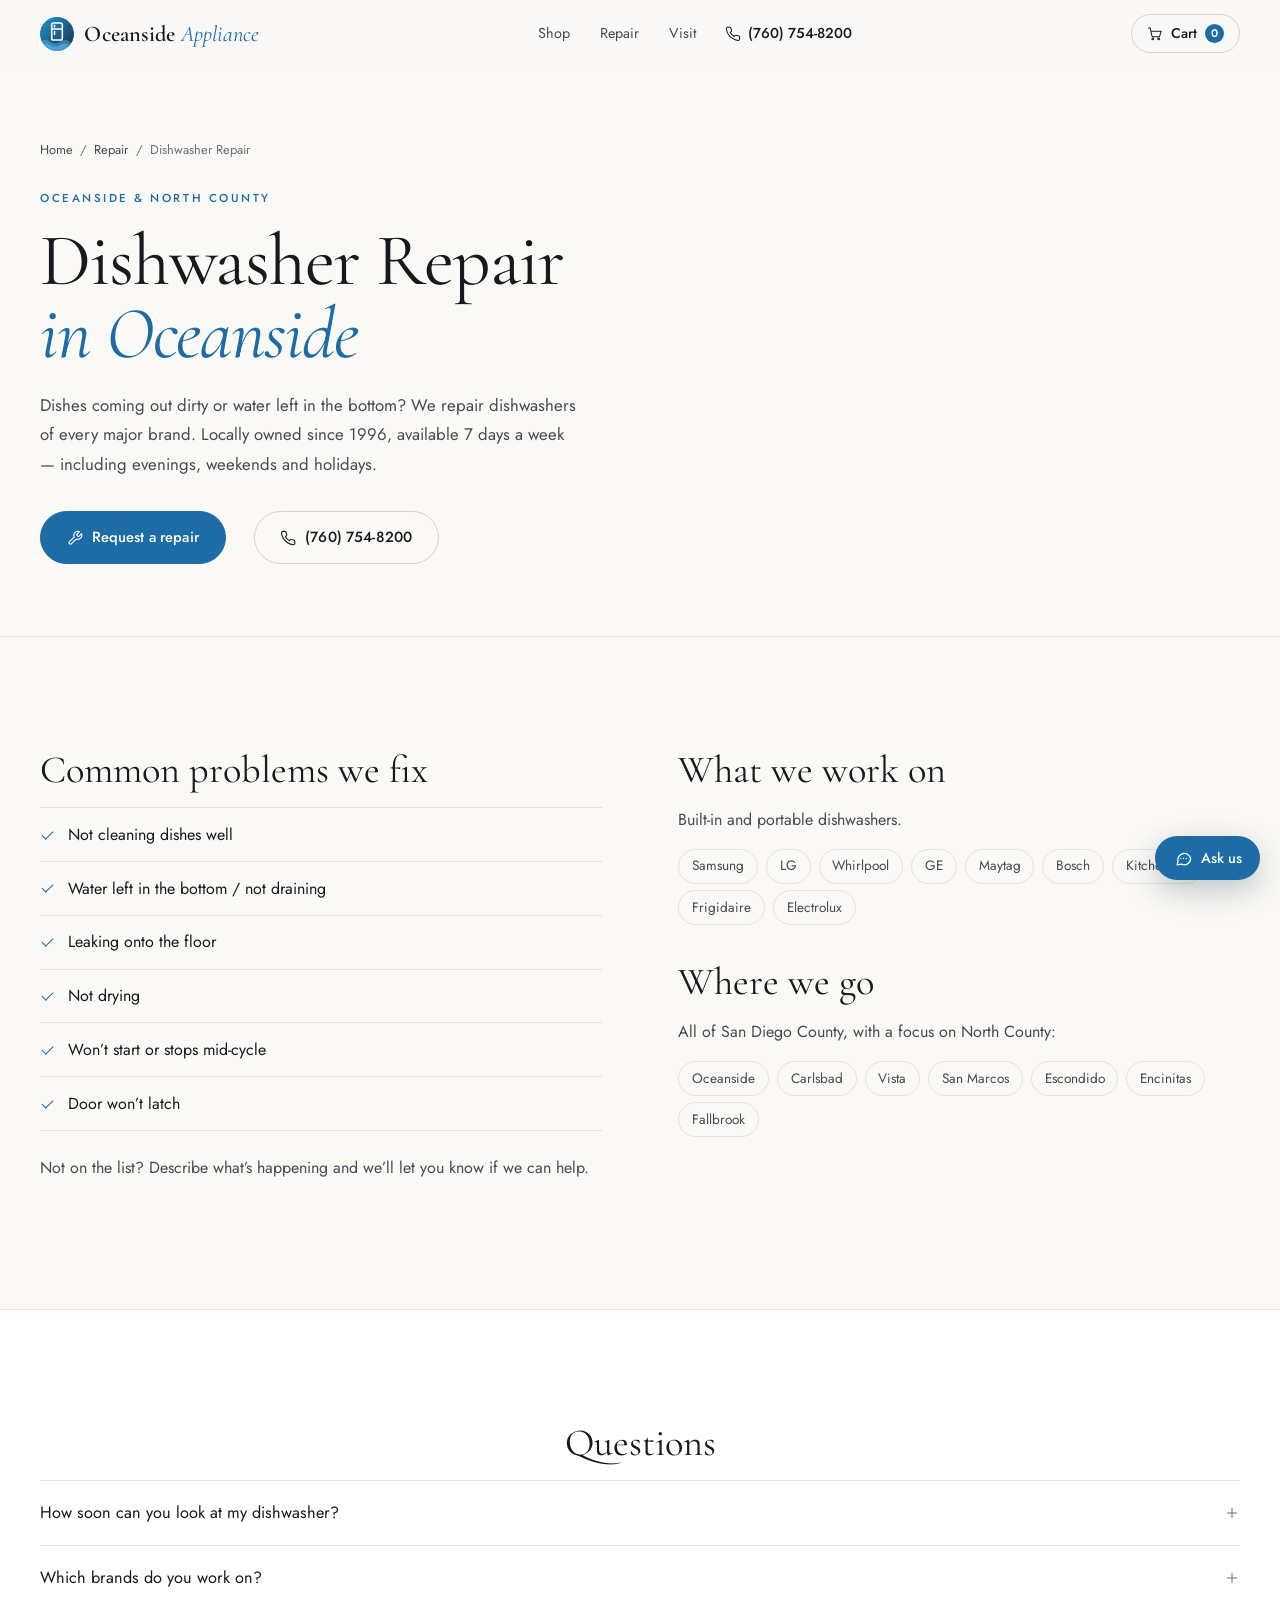
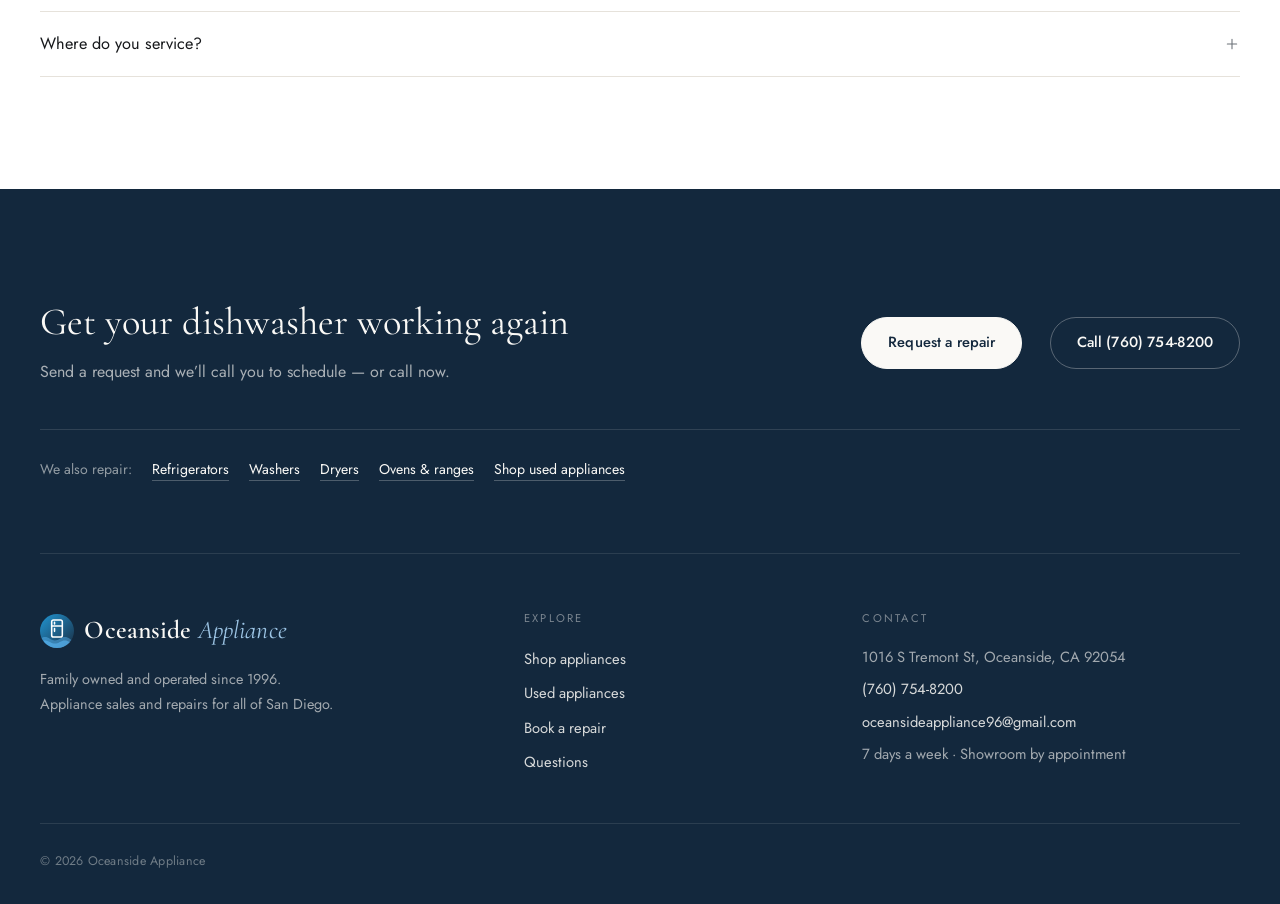
<file: services/dishwasher-repair.html>
<!DOCTYPE html>
<html lang="en">
<head>
  <meta charset="UTF-8" />
  <meta name="viewport" content="width=device-width, initial-scale=1.0, viewport-fit=cover" />
  <title>Dishwasher Repair in Oceanside &amp; North County San Diego | Oceanside Appliance</title>
  <meta name="description" content="Dishes coming out dirty or water left in the bottom? We repair dishwashers of every major brand. Serving Oceanside, Carlsbad, Vista and all of San Diego since 1996. Call (760) 754-8200." />
  <meta name="theme-color" content="#faf9f6" />
  <link rel="canonical" href="https://farhant6.github.io/oceanside-appliance/services/dishwasher-repair.html" />
  <meta property="og:type" content="website" />
  <meta property="og:site_name" content="Oceanside Appliance" />
  <meta property="og:title" content="Dishwasher Repair in Oceanside &amp; North County San Diego | Oceanside Appliance" />
  <meta property="og:description" content="Dishes coming out dirty or water left in the bottom? We repair dishwashers of every major brand. Serving Oceanside, Carlsbad, Vista and all of San Diego since 1996. Call (760) 754-8200." />
  <meta property="og:image" content="https://farhant6.github.io/oceanside-appliance/img/og-image.png" />
  <meta name="twitter:card" content="summary_large_image" />
  <link rel="icon" type="image/svg+xml" href="../img/favicon.svg" />
  <link rel="apple-touch-icon" href="../img/apple-touch-icon.png" />
  <link rel="preconnect" href="https://fonts.googleapis.com" />
  <link rel="preconnect" href="https://fonts.gstatic.com" crossorigin />
  <link rel="stylesheet" href="https://fonts.googleapis.com/css2?family=Cormorant+Garamond:ital,wght@0,400;0,500;0,600;1,400;1,500&family=Jost:wght@400;500;600&display=swap" />
  <link rel="stylesheet" href="../css/styles.css?v=12" />
  <script type="application/ld+json">{"@context": "https://schema.org", "@type": "Service", "serviceType": "Dishwasher Repair", "provider": {"@type": "LocalBusiness", "name": "Oceanside Appliance", "telephone": "+1-760-754-8200", "address": {"@type": "PostalAddress", "streetAddress": "1016 S Tremont St", "addressLocality": "Oceanside", "addressRegion": "CA", "postalCode": "92054", "addressCountry": "US"}}, "areaServed": [{"@type": "City", "name": "Oceanside"}, {"@type": "City", "name": "Carlsbad"}, {"@type": "City", "name": "Vista"}, {"@type": "City", "name": "San Marcos"}, {"@type": "City", "name": "Escondido"}, {"@type": "City", "name": "Encinitas"}, {"@type": "City", "name": "Fallbrook"}]}</script>
  <script type="application/ld+json">{"@context": "https://schema.org", "@type": "FAQPage", "mainEntity": [{"@type": "Question", "name": "How soon can you look at my dishwasher?", "acceptedAnswer": {"@type": "Answer", "text": "Same-day service is often available, 7 days a week — including evenings, weekends and holidays. Call or send a request and we’ll give you the earliest time."}}, {"@type": "Question", "name": "Which brands do you work on?", "acceptedAnswer": {"@type": "Answer", "text": "All major brands, including Samsung, LG, Whirlpool, GE, Maytag, Bosch, KitchenAid, Frigidaire and Electrolux."}}, {"@type": "Question", "name": "Where do you service?", "acceptedAnswer": {"@type": "Answer", "text": "All of San Diego County with a focus on North County — Oceanside, Carlsbad, Vista, San Marcos, Escondido, Encinitas and Fallbrook."}}]}</script>
</head>
<body class="subpage">
<!-- Generated by tools/build_pages.py — edit that file, not this one. -->
<!-- ======== ICON SPRITE ======== -->
<svg xmlns="http://www.w3.org/2000/svg" style="display:none" aria-hidden="true">
  <defs>
    <symbol id="i-refrigerator" viewBox="0 0 24 24"><rect x="5" y="2" width="14" height="20" rx="2"/><path d="M5 10h14M9 5.5v2M9 13v3"/></symbol>
    <symbol id="i-washer" viewBox="0 0 24 24"><rect x="4" y="2" width="16" height="20" rx="2"/><path d="M4 7h16"/><circle cx="12" cy="14" r="4.5"/><path d="M7.5 4.5h.01M10 4.5h.01"/></symbol>
    <symbol id="i-dryer" viewBox="0 0 24 24"><rect x="4" y="2" width="16" height="20" rx="2"/><path d="M4 7h16"/><circle cx="12" cy="14" r="4.5"/><path d="M10.2 14.2a1.8 1.8 0 1 1 1.8 1.8M7.5 4.5h.01"/></symbol>
    <symbol id="i-dishwasher" viewBox="0 0 24 24"><rect x="4" y="2" width="16" height="20" rx="2"/><path d="M4 7h16M8 4.5h4M8 11.5h8M8 15h8M8 18.5h8"/></symbol>
    <symbol id="i-oven" viewBox="0 0 24 24"><rect x="3" y="3" width="18" height="18" rx="2"/><path d="M3 8h18"/><rect x="7" y="11" width="10" height="7" rx="1"/><path d="M7 5.5h.01M10.5 5.5h.01M14 5.5h3"/></symbol>
    <symbol id="i-microwave" viewBox="0 0 24 24"><rect x="2" y="5" width="20" height="14" rx="2"/><rect x="5" y="8" width="10" height="8" rx="1"/><path d="M18.5 9h.01M18.5 12h.01M18.5 15h.01"/></symbol>
    <symbol id="i-freezer" viewBox="0 0 24 24"><rect x="5" y="2" width="14" height="20" rx="2"/><path d="M12 8v8M8.5 10l7 4M15.5 10l-7 4"/></symbol>
    <symbol id="i-vacuum" viewBox="0 0 24 24"><circle cx="8" cy="17" r="4"/><path d="M12 17h3a3 3 0 0 0 3-3V3M18 3h3M4 21h8"/></symbol>
    <symbol id="i-other" viewBox="0 0 24 24"><path d="M21 8 12 3 3 8v8l9 5 9-5V8Z"/><path d="m3 8 9 5 9-5M12 13v8"/></symbol>
    <symbol id="i-all" viewBox="0 0 24 24"><rect x="3" y="3" width="7" height="7" rx="1.5"/><rect x="14" y="3" width="7" height="7" rx="1.5"/><rect x="3" y="14" width="7" height="7" rx="1.5"/><rect x="14" y="14" width="7" height="7" rx="1.5"/></symbol>
    <symbol id="i-cart" viewBox="0 0 24 24"><circle cx="9" cy="20" r="1.4"/><circle cx="18" cy="20" r="1.4"/><path d="M2 3h3l2.6 12.2a2 2 0 0 0 2 1.6h8.2a2 2 0 0 0 2-1.5L22 8H6.2"/></symbol>
    <symbol id="i-phone" viewBox="0 0 24 24"><path d="M22 16.9v3a2 2 0 0 1-2.2 2 19.8 19.8 0 0 1-8.6-3.1 19.5 19.5 0 0 1-6-6A19.8 19.8 0 0 1 2.1 4.2 2 2 0 0 1 4.1 2h3a2 2 0 0 1 2 1.7c.1 1 .4 1.9.7 2.8a2 2 0 0 1-.5 2.1L8 9.9a16 16 0 0 0 6 6l1.3-1.3a2 2 0 0 1 2.1-.4c.9.3 1.8.6 2.8.7a2 2 0 0 1 1.7 2Z"/></symbol>
    <symbol id="i-pin" viewBox="0 0 24 24"><path d="M20 10c0 6-8 12-8 12S4 16 4 10a8 8 0 0 1 16 0Z"/><circle cx="12" cy="10" r="3"/></symbol>
    <symbol id="i-clock" viewBox="0 0 24 24"><circle cx="12" cy="12" r="10"/><path d="M12 6v6l4 2"/></symbol>
    <symbol id="i-mail" viewBox="0 0 24 24"><rect x="2" y="4" width="20" height="16" rx="2"/><path d="m22 7-10 6L2 7"/></symbol>
    <symbol id="i-wrench" viewBox="0 0 24 24"><path d="M14.7 6.3a1 1 0 0 0 0 1.4l1.6 1.6a1 1 0 0 0 1.4 0l3.8-3.8a6 6 0 0 1-7.9 7.9l-6.9 6.9a2.1 2.1 0 0 1-3-3l6.9-6.9a6 6 0 0 1 7.9-7.9l-3.8 3.8Z"/></symbol>
    <symbol id="i-truck" viewBox="0 0 24 24"><path d="M10 17h4V5H2v12h3M14 9h4l4 4v4h-2"/><circle cx="7.5" cy="17.5" r="2"/><circle cx="17.5" cy="17.5" r="2"/></symbol>
    <symbol id="i-store" viewBox="0 0 24 24"><path d="M3 9 4.5 4h15L21 9M3 9v11h18V9M3 9h18M9 20v-6h6v6"/></symbol>
    <symbol id="i-check" viewBox="0 0 24 24"><path d="M20 6 9 17l-5-5"/></symbol>
    <symbol id="i-check-circle" viewBox="0 0 24 24"><circle cx="12" cy="12" r="10"/><path d="m8 12.5 2.5 2.5L16 9.5"/></symbol>
    <symbol id="i-eye" viewBox="0 0 24 24"><path d="M2 12s3.5-7 10-7 10 7 10 7-3.5 7-10 7S2 12 2 12Z"/><circle cx="12" cy="12" r="3"/></symbol>
    <symbol id="i-shield" viewBox="0 0 24 24"><path d="M12 22s8-4 8-10V5l-8-3-8 3v7c0 6 8 10 8 10Z"/><path d="m9 12 2 2 4-4"/></symbol>
    <symbol id="i-bolt" viewBox="0 0 24 24"><path d="M13 2 3 14h9l-1 8 10-12h-9l1-8Z"/></symbol>
    <symbol id="i-calendar" viewBox="0 0 24 24"><rect x="3" y="4" width="18" height="18" rx="2"/><path d="M16 2v4M8 2v4M3 10h18"/></symbol>
    <symbol id="i-cash" viewBox="0 0 24 24"><rect x="2" y="6" width="20" height="12" rx="2"/><circle cx="12" cy="12" r="2.5"/><path d="M6 12h.01M18 12h.01"/></symbol>
    <symbol id="i-home" viewBox="0 0 24 24"><path d="m3 10 9-7 9 7v10a2 2 0 0 1-2 2H5a2 2 0 0 1-2-2V10Z"/><path d="M9 22V12h6v10"/></symbol>
    <symbol id="i-arrow-right" viewBox="0 0 24 24"><path d="M5 12h14M13 6l6 6-6 6"/></symbol>
    <symbol id="i-arrow-left" viewBox="0 0 24 24"><path d="M19 12H5M11 6l-6 6 6 6"/></symbol>
    <symbol id="i-x" viewBox="0 0 24 24"><path d="M18 6 6 18M6 6l12 12"/></symbol>
    <symbol id="i-plus" viewBox="0 0 24 24"><path d="M12 5v14M5 12h14"/></symbol>
    <symbol id="i-minus" viewBox="0 0 24 24"><path d="M5 12h14"/></symbol>
    <symbol id="i-trash" viewBox="0 0 24 24"><path d="M3 6h18M8 6V4h8v2M19 6l-1 14a2 2 0 0 1-2 2H8a2 2 0 0 1-2-2L5 6"/></symbol>
    <symbol id="i-search" viewBox="0 0 24 24"><circle cx="11" cy="11" r="7"/><path d="m20 20-3.5-3.5"/></symbol>
    <symbol id="i-sliders" viewBox="0 0 24 24"><path d="M4 21v-7M4 10V3M12 21v-9M12 8V3M20 21v-5M20 12V3M1 14h6M9 8h6M17 16h6"/></symbol>
    <symbol id="i-lock" viewBox="0 0 24 24"><rect x="4" y="11" width="16" height="11" rx="2"/><path d="M8 11V7a4 4 0 0 1 8 0v4"/></symbol>
    <symbol id="i-alert" viewBox="0 0 24 24"><circle cx="12" cy="12" r="10"/><path d="M12 8v4M12 16h.01"/></symbol>
    <symbol id="i-refresh" viewBox="0 0 24 24"><path d="M21 12a9 9 0 1 1-2.6-6.4L21 8M21 3v5h-5"/></symbol>
    <symbol id="i-award" viewBox="0 0 24 24"><circle cx="12" cy="9" r="6"/><path d="m8.5 14-1.5 8 5-3 5 3-1.5-8"/></symbol>

    <symbol id="i-edit" viewBox="0 0 24 24"><path d="M12 20h9M16.5 3.5a2.1 2.1 0 0 1 3 3L7 19l-4 1 1-4Z"/></symbol>
    <symbol id="i-camera" viewBox="0 0 24 24"><path d="M14.5 4h-5L7 7H4a2 2 0 0 0-2 2v9a2 2 0 0 0 2 2h16a2 2 0 0 0 2-2V9a2 2 0 0 0-2-2h-3Z"/><circle cx="12" cy="13" r="3.5"/></symbol>
    <symbol id="i-copy" viewBox="0 0 24 24"><rect x="9" y="9" width="13" height="13" rx="2"/><path d="M5 15H4a2 2 0 0 1-2-2V4a2 2 0 0 1 2-2h9a2 2 0 0 1 2 2v1"/></symbol>
    <symbol id="i-tag" viewBox="0 0 24 24"><path d="M20.6 13.4 13.4 20.6a2 2 0 0 1-2.8 0L2 12V2h10l8.6 8.6a2 2 0 0 1 0 2.8Z"/><path d="M7 7h.01"/></symbol>
    <symbol id="i-megaphone" viewBox="0 0 24 24"><path d="m3 11 18-5v12L3 14v-3ZM11.6 16.8a3 3 0 1 1-5.8-1.6"/></symbol>
    <symbol id="i-chart" viewBox="0 0 24 24"><path d="M3 3v18h18M7 16v-4M12 16V8M17 16v-7"/></symbol>
    <symbol id="i-dollar" viewBox="0 0 24 24"><path d="M12 2v20M17 5H9.5a3.5 3.5 0 0 0 0 7h5a3.5 3.5 0 0 1 0 7H6"/></symbol>
    <symbol id="i-book" viewBox="0 0 24 24"><path d="M4 19.5A2.5 2.5 0 0 1 6.5 17H20V2H6.5A2.5 2.5 0 0 0 4 4.5v15ZM4 19.5A2.5 2.5 0 0 0 6.5 22H20v-5"/></symbol>
    <symbol id="i-external" viewBox="0 0 24 24"><path d="M15 3h6v6M10 14 21 3M18 13v6a2 2 0 0 1-2 2H5a2 2 0 0 1-2-2V8a2 2 0 0 1 2-2h6"/></symbol>
    <symbol id="i-download" viewBox="0 0 24 24"><path d="M21 15v4a2 2 0 0 1-2 2H5a2 2 0 0 1-2-2v-4M7 10l5 5 5-5M12 15V3"/></symbol>
    <symbol id="i-share" viewBox="0 0 24 24"><circle cx="18" cy="5" r="3"/><circle cx="6" cy="12" r="3"/><circle cx="18" cy="19" r="3"/><path d="m8.6 13.5 6.8 4M15.4 6.5l-6.8 4"/></symbol>
    <symbol id="i-file" viewBox="0 0 24 24"><path d="M14 2H6a2 2 0 0 0-2 2v16a2 2 0 0 0 2 2h12a2 2 0 0 0 2-2V8Z"/><path d="M14 2v6h6M8 13h8M8 17h5"/></symbol>
    <symbol id="i-chevron-left" viewBox="0 0 24 24"><path d="m15 18-6-6 6-6"/></symbol>
    <symbol id="i-chevron-right" viewBox="0 0 24 24"><path d="m9 18 6-6-6-6"/></symbol>
    <symbol id="i-user" viewBox="0 0 24 24"><circle cx="12" cy="8" r="4"/><path d="M4 21a8 8 0 0 1 16 0"/></symbol>
    <symbol id="i-help" viewBox="0 0 24 24"><circle cx="12" cy="12" r="10"/><path d="M9.1 9a3 3 0 0 1 5.8 1c0 2-3 3-3 3M12 17h.01"/></symbol>
    <symbol id="i-chat" viewBox="0 0 24 24"><path d="M21 12a8 8 0 0 1-11.6 7.1L4 20l1-4.6A8 8 0 1 1 21 12Z"/><path d="M8.5 12h.01M12 12h.01M15.5 12h.01"/></symbol>
  </defs>
</svg>


<header class="navbar" id="navbar">
  <a href="../index.html" class="nav-logo" aria-label="Oceanside Appliance — home">
    <span class="logo-mark" aria-hidden="true"></span>
    <span class="nav-logo-text">Oceanside <span>Appliance</span></span>
  </a>
  <nav aria-label="Main">
    <ul class="nav-links" id="navLinks">
      <li><a href="../index.html#products">Shop</a></li>
      <li><a href="../index.html#repair">Repair</a></li>
      <li><a href="../index.html#visit">Visit</a></li>
      <li class="nav-phone"><a href="tel:+17607548200"><svg class="ic"><use href="#i-phone"/></svg>(760) 754-8200</a></li>
    </ul>
  </nav>
  <div class="nav-actions">
    <a class="nav-cart" href="../index.html#cart" aria-label="Open cart">
      <svg class="ic"><use href="#i-cart"/></svg><span class="nav-cart-label">Cart</span>
      <span class="cart-count" id="cartCountNav">0</span>
    </a>
    <button class="hamburger" id="hamburger" type="button" aria-label="Open menu" aria-expanded="false" aria-controls="navLinks">
      <span></span><span></span><span></span>
    </button>
  </div>
</header>

<main>
<section class="page-hero">
  <div class="section-inner">
    <nav class="crumbs" aria-label="Breadcrumb"><a href="../index.html">Home</a><span>/</span><a href="../index.html#repair">Repair</a><span>/</span>Dishwasher Repair</nav>
    <div class="page-hero-grid">
      <div>
        <div class="section-tag"><svg class="ic"><use href="#i-dishwasher"/></svg> Oceanside &amp; North County</div>
        <h1 class="page-title">Dishwasher Repair <span>in Oceanside</span></h1>
        <p class="page-lead">Dishes coming out dirty or water left in the bottom? We repair dishwashers of every major brand. Locally owned since 1996, available 7 days a week — including evenings, weekends and holidays.</p>
        <div class="hero-actions">
          <a class="btn-primary" href="../index.html?appliance=dishwasher#repair"><svg class="ic"><use href="#i-wrench"/></svg>Request a repair</a>
          <a class="btn-outline" href="tel:+17607548200"><svg class="ic"><use href="#i-phone"/></svg>(760) 754-8200</a>
        </div>
      </div>
      <div class="page-hero-art" aria-hidden="true"><svg class="ic"><use href="#i-dishwasher"/></svg></div>
    </div>
  </div>
</section>

<section class="section">
  <div class="section-inner content-grid">
    <div>
      <h2 class="content-h">Common problems we fix</h2>
      <ul class="check-list">
          <li>Not cleaning dishes well</li>
          <li>Water left in the bottom / not draining</li>
          <li>Leaking onto the floor</li>
          <li>Not drying</li>
          <li>Won’t start or stops mid-cycle</li>
          <li>Door won’t latch</li>
      </ul>
      <p class="content-p">Not on the list? Describe what’s happening and we’ll let you know if we can help.</p>
    </div>
    <div>
      <h2 class="content-h">What we work on</h2>
      <p class="content-p">Built-in and portable dishwashers.</p>
      <div class="brand-chips"><span>Samsung</span><span>LG</span><span>Whirlpool</span><span>GE</span><span>Maytag</span><span>Bosch</span><span>KitchenAid</span><span>Frigidaire</span><span>Electrolux</span></div>
      <h2 class="content-h">Where we go</h2>
      <p class="content-p">All of San Diego County, with a focus on North County:</p>
      <div class="brand-chips"><span>Oceanside</span><span>Carlsbad</span><span>Vista</span><span>San Marcos</span><span>Escondido</span><span>Encinitas</span><span>Fallbrook</span></div>
    </div>
  </div>
</section>

<section class="section alt">
  <div class="section-inner faq-layout">
    <h2 class="content-h center">Questions</h2>
    <div class="faq-list">
      <details class="faq-item"><summary>How soon can you look at my dishwasher?<svg class="ic"><use href="#i-plus"/></svg></summary><div class="faq-a">Same-day service is often available, 7 days a week — including evenings, weekends and holidays. Call or send a request and we’ll give you the earliest time.</div></details>
      <details class="faq-item"><summary>Which brands do you work on?<svg class="ic"><use href="#i-plus"/></svg></summary><div class="faq-a">All major brands, including Samsung, LG, Whirlpool, GE, Maytag, Bosch, KitchenAid, Frigidaire and Electrolux.</div></details>
      <details class="faq-item"><summary>Where do you service?<svg class="ic"><use href="#i-plus"/></svg></summary><div class="faq-a">All of San Diego County with a focus on North County — Oceanside, Carlsbad, Vista, San Marcos, Escondido, Encinitas and Fallbrook.</div></details>
    </div>
  </div>
</section>

<section class="section cta-band">
  <div class="section-inner cta-inner">
    <div>
      <h2 class="content-h">Get your dishwasher working again</h2>
      <p class="content-p">Send a request and we’ll call you to schedule — or call now.</p>
    </div>
    <div class="hero-actions">
      <a class="btn-primary" href="../index.html?appliance=dishwasher#repair">Request a repair</a>
      <a class="btn-outline" href="tel:+17607548200">Call (760) 754-8200</a>
    </div>
  </div>
  <div class="section-inner other-services">
    <span>We also repair:</span>
    <a href="refrigerator-repair.html"><svg class="ic"><use href="#i-refrigerator"/></svg>Refrigerators</a> <a href="washer-repair.html"><svg class="ic"><use href="#i-washer"/></svg>Washers</a> <a href="dryer-repair.html"><svg class="ic"><use href="#i-dryer"/></svg>Dryers</a> <a href="oven-range-repair.html"><svg class="ic"><use href="#i-oven"/></svg>Ovens &amp; ranges</a>
    <a href="used-appliances.html"><svg class="ic"><use href="#i-store"/></svg>Shop used appliances</a>
  </div>
</section>
</main>

<!-- ======== FOOTER ======== -->
<footer class="footer" id="contact">
  <div class="footer-grid">
    <div class="footer-brand">
      <a href="../index.html" class="nav-logo">
        <span class="logo-mark" aria-hidden="true"></span>
        <span class="nav-logo-text">Oceanside <span>Appliance</span></span>
      </a>
      <p class="footer-desc">Family owned and operated since 1996. Appliance sales and repairs for all of San Diego.</p>
    </div>
    <div>
      <div class="footer-col-title">Explore</div>
      <ul class="footer-links">
        <li><a href="../index.html#products">Shop appliances</a></li>
        <li><a href="../services/used-appliances.html">Used appliances</a></li>
        <li><a href="../index.html#repair">Book a repair</a></li>
        <li><a href="../index.html#faq">Questions</a></li>
      </ul>
    </div>
    <div class="footer-contact">
      <div class="footer-col-title">Contact</div>
      <p>1016 S Tremont St, Oceanside, CA 92054</p>
      <p><a href="tel:+17607548200">(760) 754-8200</a></p>
      <p><a href="mailto:oceansideappliance96@gmail.com">oceansideappliance96@gmail.com</a></p>
      <p>7 days a week &middot; Showroom by appointment</p>
    </div>
  </div>
  <div class="footer-bottom">&copy; <span data-year>2026</span> Oceanside Appliance</div>
</footer>

<nav class="mobile-bar" aria-label="Quick actions">
  <a href="tel:+17607548200"><svg class="ic"><use href="#i-phone"/></svg>Call</a>
  <a href="../index.html#repair"><svg class="ic"><use href="#i-wrench"/></svg>Repair</a>
  <a href="../index.html#products"><svg class="ic"><use href="#i-store"/></svg>Shop</a>
  <a href="../index.html#cart"><svg class="ic"><use href="#i-cart"/></svg>Cart<span class="cart-count" id="cartCountMobile">0</span></a>
</nav>

<div class="toast" id="toast" role="status" aria-live="polite"></div>
<script src="../js/core.js?v=12"></script>
<script src="../js/site.js?v=12"></script>

<script src="../js/chat.js?v=12"></script>
</body>
</html>
</file>
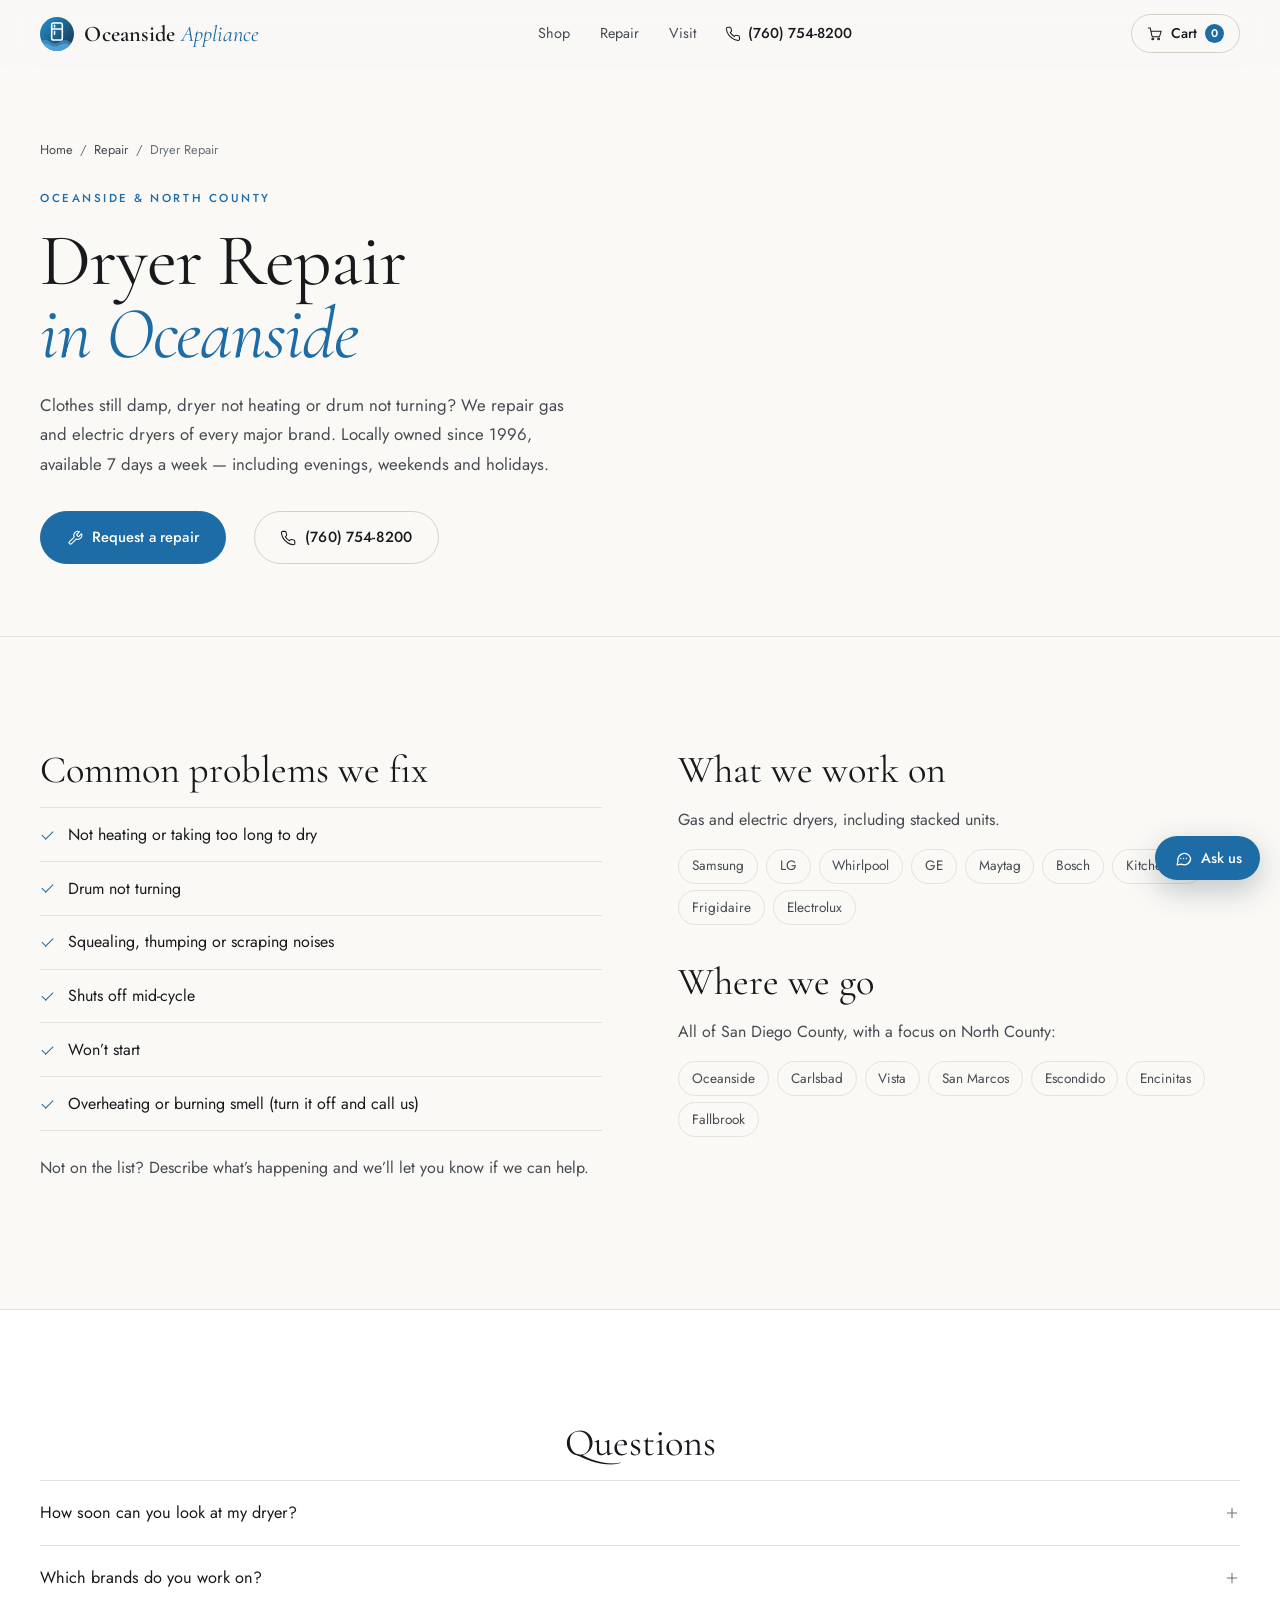
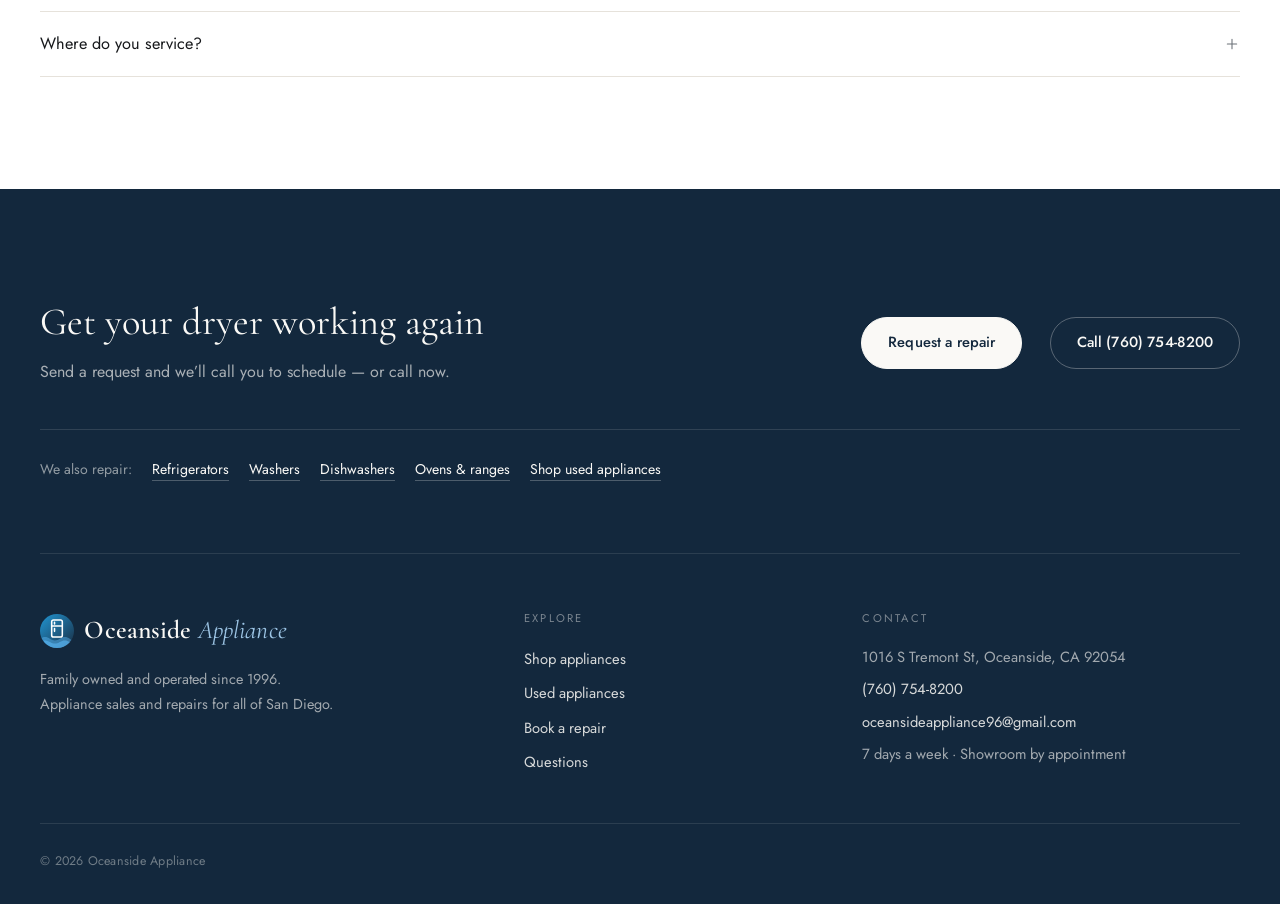
<file: services/dryer-repair.html>
<!DOCTYPE html>
<html lang="en">
<head>
  <meta charset="UTF-8" />
  <meta name="viewport" content="width=device-width, initial-scale=1.0, viewport-fit=cover" />
  <title>Dryer Repair in Oceanside &amp; North County San Diego | Oceanside Appliance</title>
  <meta name="description" content="Clothes still damp, dryer not heating or drum not turning? We repair gas and electric dryers of every major brand. Serving Oceanside, Carlsbad, Vista and all of San Diego since 1996. Call (760) 754-8200." />
  <meta name="theme-color" content="#faf9f6" />
  <link rel="canonical" href="https://farhant6.github.io/oceanside-appliance/services/dryer-repair.html" />
  <meta property="og:type" content="website" />
  <meta property="og:site_name" content="Oceanside Appliance" />
  <meta property="og:title" content="Dryer Repair in Oceanside &amp; North County San Diego | Oceanside Appliance" />
  <meta property="og:description" content="Clothes still damp, dryer not heating or drum not turning? We repair gas and electric dryers of every major brand. Serving Oceanside, Carlsbad, Vista and all of San Diego since 1996. Call (760) 754-8200." />
  <meta property="og:image" content="https://farhant6.github.io/oceanside-appliance/img/og-image.png" />
  <meta name="twitter:card" content="summary_large_image" />
  <link rel="icon" type="image/svg+xml" href="../img/favicon.svg" />
  <link rel="apple-touch-icon" href="../img/apple-touch-icon.png" />
  <link rel="preconnect" href="https://fonts.googleapis.com" />
  <link rel="preconnect" href="https://fonts.gstatic.com" crossorigin />
  <link rel="stylesheet" href="https://fonts.googleapis.com/css2?family=Cormorant+Garamond:ital,wght@0,400;0,500;0,600;1,400;1,500&family=Jost:wght@400;500;600&display=swap" />
  <link rel="stylesheet" href="../css/styles.css?v=12" />
  <script type="application/ld+json">{"@context": "https://schema.org", "@type": "Service", "serviceType": "Dryer Repair", "provider": {"@type": "LocalBusiness", "name": "Oceanside Appliance", "telephone": "+1-760-754-8200", "address": {"@type": "PostalAddress", "streetAddress": "1016 S Tremont St", "addressLocality": "Oceanside", "addressRegion": "CA", "postalCode": "92054", "addressCountry": "US"}}, "areaServed": [{"@type": "City", "name": "Oceanside"}, {"@type": "City", "name": "Carlsbad"}, {"@type": "City", "name": "Vista"}, {"@type": "City", "name": "San Marcos"}, {"@type": "City", "name": "Escondido"}, {"@type": "City", "name": "Encinitas"}, {"@type": "City", "name": "Fallbrook"}]}</script>
  <script type="application/ld+json">{"@context": "https://schema.org", "@type": "FAQPage", "mainEntity": [{"@type": "Question", "name": "How soon can you look at my dryer?", "acceptedAnswer": {"@type": "Answer", "text": "Same-day service is often available, 7 days a week — including evenings, weekends and holidays. Call or send a request and we’ll give you the earliest time."}}, {"@type": "Question", "name": "Which brands do you work on?", "acceptedAnswer": {"@type": "Answer", "text": "All major brands, including Samsung, LG, Whirlpool, GE, Maytag, Bosch, KitchenAid, Frigidaire and Electrolux."}}, {"@type": "Question", "name": "Where do you service?", "acceptedAnswer": {"@type": "Answer", "text": "All of San Diego County with a focus on North County — Oceanside, Carlsbad, Vista, San Marcos, Escondido, Encinitas and Fallbrook."}}]}</script>
</head>
<body class="subpage">
<!-- Generated by tools/build_pages.py — edit that file, not this one. -->
<!-- ======== ICON SPRITE ======== -->
<svg xmlns="http://www.w3.org/2000/svg" style="display:none" aria-hidden="true">
  <defs>
    <symbol id="i-refrigerator" viewBox="0 0 24 24"><rect x="5" y="2" width="14" height="20" rx="2"/><path d="M5 10h14M9 5.5v2M9 13v3"/></symbol>
    <symbol id="i-washer" viewBox="0 0 24 24"><rect x="4" y="2" width="16" height="20" rx="2"/><path d="M4 7h16"/><circle cx="12" cy="14" r="4.5"/><path d="M7.5 4.5h.01M10 4.5h.01"/></symbol>
    <symbol id="i-dryer" viewBox="0 0 24 24"><rect x="4" y="2" width="16" height="20" rx="2"/><path d="M4 7h16"/><circle cx="12" cy="14" r="4.5"/><path d="M10.2 14.2a1.8 1.8 0 1 1 1.8 1.8M7.5 4.5h.01"/></symbol>
    <symbol id="i-dishwasher" viewBox="0 0 24 24"><rect x="4" y="2" width="16" height="20" rx="2"/><path d="M4 7h16M8 4.5h4M8 11.5h8M8 15h8M8 18.5h8"/></symbol>
    <symbol id="i-oven" viewBox="0 0 24 24"><rect x="3" y="3" width="18" height="18" rx="2"/><path d="M3 8h18"/><rect x="7" y="11" width="10" height="7" rx="1"/><path d="M7 5.5h.01M10.5 5.5h.01M14 5.5h3"/></symbol>
    <symbol id="i-microwave" viewBox="0 0 24 24"><rect x="2" y="5" width="20" height="14" rx="2"/><rect x="5" y="8" width="10" height="8" rx="1"/><path d="M18.5 9h.01M18.5 12h.01M18.5 15h.01"/></symbol>
    <symbol id="i-freezer" viewBox="0 0 24 24"><rect x="5" y="2" width="14" height="20" rx="2"/><path d="M12 8v8M8.5 10l7 4M15.5 10l-7 4"/></symbol>
    <symbol id="i-vacuum" viewBox="0 0 24 24"><circle cx="8" cy="17" r="4"/><path d="M12 17h3a3 3 0 0 0 3-3V3M18 3h3M4 21h8"/></symbol>
    <symbol id="i-other" viewBox="0 0 24 24"><path d="M21 8 12 3 3 8v8l9 5 9-5V8Z"/><path d="m3 8 9 5 9-5M12 13v8"/></symbol>
    <symbol id="i-all" viewBox="0 0 24 24"><rect x="3" y="3" width="7" height="7" rx="1.5"/><rect x="14" y="3" width="7" height="7" rx="1.5"/><rect x="3" y="14" width="7" height="7" rx="1.5"/><rect x="14" y="14" width="7" height="7" rx="1.5"/></symbol>
    <symbol id="i-cart" viewBox="0 0 24 24"><circle cx="9" cy="20" r="1.4"/><circle cx="18" cy="20" r="1.4"/><path d="M2 3h3l2.6 12.2a2 2 0 0 0 2 1.6h8.2a2 2 0 0 0 2-1.5L22 8H6.2"/></symbol>
    <symbol id="i-phone" viewBox="0 0 24 24"><path d="M22 16.9v3a2 2 0 0 1-2.2 2 19.8 19.8 0 0 1-8.6-3.1 19.5 19.5 0 0 1-6-6A19.8 19.8 0 0 1 2.1 4.2 2 2 0 0 1 4.1 2h3a2 2 0 0 1 2 1.7c.1 1 .4 1.9.7 2.8a2 2 0 0 1-.5 2.1L8 9.9a16 16 0 0 0 6 6l1.3-1.3a2 2 0 0 1 2.1-.4c.9.3 1.8.6 2.8.7a2 2 0 0 1 1.7 2Z"/></symbol>
    <symbol id="i-pin" viewBox="0 0 24 24"><path d="M20 10c0 6-8 12-8 12S4 16 4 10a8 8 0 0 1 16 0Z"/><circle cx="12" cy="10" r="3"/></symbol>
    <symbol id="i-clock" viewBox="0 0 24 24"><circle cx="12" cy="12" r="10"/><path d="M12 6v6l4 2"/></symbol>
    <symbol id="i-mail" viewBox="0 0 24 24"><rect x="2" y="4" width="20" height="16" rx="2"/><path d="m22 7-10 6L2 7"/></symbol>
    <symbol id="i-wrench" viewBox="0 0 24 24"><path d="M14.7 6.3a1 1 0 0 0 0 1.4l1.6 1.6a1 1 0 0 0 1.4 0l3.8-3.8a6 6 0 0 1-7.9 7.9l-6.9 6.9a2.1 2.1 0 0 1-3-3l6.9-6.9a6 6 0 0 1 7.9-7.9l-3.8 3.8Z"/></symbol>
    <symbol id="i-truck" viewBox="0 0 24 24"><path d="M10 17h4V5H2v12h3M14 9h4l4 4v4h-2"/><circle cx="7.5" cy="17.5" r="2"/><circle cx="17.5" cy="17.5" r="2"/></symbol>
    <symbol id="i-store" viewBox="0 0 24 24"><path d="M3 9 4.5 4h15L21 9M3 9v11h18V9M3 9h18M9 20v-6h6v6"/></symbol>
    <symbol id="i-check" viewBox="0 0 24 24"><path d="M20 6 9 17l-5-5"/></symbol>
    <symbol id="i-check-circle" viewBox="0 0 24 24"><circle cx="12" cy="12" r="10"/><path d="m8 12.5 2.5 2.5L16 9.5"/></symbol>
    <symbol id="i-eye" viewBox="0 0 24 24"><path d="M2 12s3.5-7 10-7 10 7 10 7-3.5 7-10 7S2 12 2 12Z"/><circle cx="12" cy="12" r="3"/></symbol>
    <symbol id="i-shield" viewBox="0 0 24 24"><path d="M12 22s8-4 8-10V5l-8-3-8 3v7c0 6 8 10 8 10Z"/><path d="m9 12 2 2 4-4"/></symbol>
    <symbol id="i-bolt" viewBox="0 0 24 24"><path d="M13 2 3 14h9l-1 8 10-12h-9l1-8Z"/></symbol>
    <symbol id="i-calendar" viewBox="0 0 24 24"><rect x="3" y="4" width="18" height="18" rx="2"/><path d="M16 2v4M8 2v4M3 10h18"/></symbol>
    <symbol id="i-cash" viewBox="0 0 24 24"><rect x="2" y="6" width="20" height="12" rx="2"/><circle cx="12" cy="12" r="2.5"/><path d="M6 12h.01M18 12h.01"/></symbol>
    <symbol id="i-home" viewBox="0 0 24 24"><path d="m3 10 9-7 9 7v10a2 2 0 0 1-2 2H5a2 2 0 0 1-2-2V10Z"/><path d="M9 22V12h6v10"/></symbol>
    <symbol id="i-arrow-right" viewBox="0 0 24 24"><path d="M5 12h14M13 6l6 6-6 6"/></symbol>
    <symbol id="i-arrow-left" viewBox="0 0 24 24"><path d="M19 12H5M11 6l-6 6 6 6"/></symbol>
    <symbol id="i-x" viewBox="0 0 24 24"><path d="M18 6 6 18M6 6l12 12"/></symbol>
    <symbol id="i-plus" viewBox="0 0 24 24"><path d="M12 5v14M5 12h14"/></symbol>
    <symbol id="i-minus" viewBox="0 0 24 24"><path d="M5 12h14"/></symbol>
    <symbol id="i-trash" viewBox="0 0 24 24"><path d="M3 6h18M8 6V4h8v2M19 6l-1 14a2 2 0 0 1-2 2H8a2 2 0 0 1-2-2L5 6"/></symbol>
    <symbol id="i-search" viewBox="0 0 24 24"><circle cx="11" cy="11" r="7"/><path d="m20 20-3.5-3.5"/></symbol>
    <symbol id="i-sliders" viewBox="0 0 24 24"><path d="M4 21v-7M4 10V3M12 21v-9M12 8V3M20 21v-5M20 12V3M1 14h6M9 8h6M17 16h6"/></symbol>
    <symbol id="i-lock" viewBox="0 0 24 24"><rect x="4" y="11" width="16" height="11" rx="2"/><path d="M8 11V7a4 4 0 0 1 8 0v4"/></symbol>
    <symbol id="i-alert" viewBox="0 0 24 24"><circle cx="12" cy="12" r="10"/><path d="M12 8v4M12 16h.01"/></symbol>
    <symbol id="i-refresh" viewBox="0 0 24 24"><path d="M21 12a9 9 0 1 1-2.6-6.4L21 8M21 3v5h-5"/></symbol>
    <symbol id="i-award" viewBox="0 0 24 24"><circle cx="12" cy="9" r="6"/><path d="m8.5 14-1.5 8 5-3 5 3-1.5-8"/></symbol>

    <symbol id="i-edit" viewBox="0 0 24 24"><path d="M12 20h9M16.5 3.5a2.1 2.1 0 0 1 3 3L7 19l-4 1 1-4Z"/></symbol>
    <symbol id="i-camera" viewBox="0 0 24 24"><path d="M14.5 4h-5L7 7H4a2 2 0 0 0-2 2v9a2 2 0 0 0 2 2h16a2 2 0 0 0 2-2V9a2 2 0 0 0-2-2h-3Z"/><circle cx="12" cy="13" r="3.5"/></symbol>
    <symbol id="i-copy" viewBox="0 0 24 24"><rect x="9" y="9" width="13" height="13" rx="2"/><path d="M5 15H4a2 2 0 0 1-2-2V4a2 2 0 0 1 2-2h9a2 2 0 0 1 2 2v1"/></symbol>
    <symbol id="i-tag" viewBox="0 0 24 24"><path d="M20.6 13.4 13.4 20.6a2 2 0 0 1-2.8 0L2 12V2h10l8.6 8.6a2 2 0 0 1 0 2.8Z"/><path d="M7 7h.01"/></symbol>
    <symbol id="i-megaphone" viewBox="0 0 24 24"><path d="m3 11 18-5v12L3 14v-3ZM11.6 16.8a3 3 0 1 1-5.8-1.6"/></symbol>
    <symbol id="i-chart" viewBox="0 0 24 24"><path d="M3 3v18h18M7 16v-4M12 16V8M17 16v-7"/></symbol>
    <symbol id="i-dollar" viewBox="0 0 24 24"><path d="M12 2v20M17 5H9.5a3.5 3.5 0 0 0 0 7h5a3.5 3.5 0 0 1 0 7H6"/></symbol>
    <symbol id="i-book" viewBox="0 0 24 24"><path d="M4 19.5A2.5 2.5 0 0 1 6.5 17H20V2H6.5A2.5 2.5 0 0 0 4 4.5v15ZM4 19.5A2.5 2.5 0 0 0 6.5 22H20v-5"/></symbol>
    <symbol id="i-external" viewBox="0 0 24 24"><path d="M15 3h6v6M10 14 21 3M18 13v6a2 2 0 0 1-2 2H5a2 2 0 0 1-2-2V8a2 2 0 0 1 2-2h6"/></symbol>
    <symbol id="i-download" viewBox="0 0 24 24"><path d="M21 15v4a2 2 0 0 1-2 2H5a2 2 0 0 1-2-2v-4M7 10l5 5 5-5M12 15V3"/></symbol>
    <symbol id="i-share" viewBox="0 0 24 24"><circle cx="18" cy="5" r="3"/><circle cx="6" cy="12" r="3"/><circle cx="18" cy="19" r="3"/><path d="m8.6 13.5 6.8 4M15.4 6.5l-6.8 4"/></symbol>
    <symbol id="i-file" viewBox="0 0 24 24"><path d="M14 2H6a2 2 0 0 0-2 2v16a2 2 0 0 0 2 2h12a2 2 0 0 0 2-2V8Z"/><path d="M14 2v6h6M8 13h8M8 17h5"/></symbol>
    <symbol id="i-chevron-left" viewBox="0 0 24 24"><path d="m15 18-6-6 6-6"/></symbol>
    <symbol id="i-chevron-right" viewBox="0 0 24 24"><path d="m9 18 6-6-6-6"/></symbol>
    <symbol id="i-user" viewBox="0 0 24 24"><circle cx="12" cy="8" r="4"/><path d="M4 21a8 8 0 0 1 16 0"/></symbol>
    <symbol id="i-help" viewBox="0 0 24 24"><circle cx="12" cy="12" r="10"/><path d="M9.1 9a3 3 0 0 1 5.8 1c0 2-3 3-3 3M12 17h.01"/></symbol>
    <symbol id="i-chat" viewBox="0 0 24 24"><path d="M21 12a8 8 0 0 1-11.6 7.1L4 20l1-4.6A8 8 0 1 1 21 12Z"/><path d="M8.5 12h.01M12 12h.01M15.5 12h.01"/></symbol>
  </defs>
</svg>


<header class="navbar" id="navbar">
  <a href="../index.html" class="nav-logo" aria-label="Oceanside Appliance — home">
    <span class="logo-mark" aria-hidden="true"></span>
    <span class="nav-logo-text">Oceanside <span>Appliance</span></span>
  </a>
  <nav aria-label="Main">
    <ul class="nav-links" id="navLinks">
      <li><a href="../index.html#products">Shop</a></li>
      <li><a href="../index.html#repair">Repair</a></li>
      <li><a href="../index.html#visit">Visit</a></li>
      <li class="nav-phone"><a href="tel:+17607548200"><svg class="ic"><use href="#i-phone"/></svg>(760) 754-8200</a></li>
    </ul>
  </nav>
  <div class="nav-actions">
    <a class="nav-cart" href="../index.html#cart" aria-label="Open cart">
      <svg class="ic"><use href="#i-cart"/></svg><span class="nav-cart-label">Cart</span>
      <span class="cart-count" id="cartCountNav">0</span>
    </a>
    <button class="hamburger" id="hamburger" type="button" aria-label="Open menu" aria-expanded="false" aria-controls="navLinks">
      <span></span><span></span><span></span>
    </button>
  </div>
</header>

<main>
<section class="page-hero">
  <div class="section-inner">
    <nav class="crumbs" aria-label="Breadcrumb"><a href="../index.html">Home</a><span>/</span><a href="../index.html#repair">Repair</a><span>/</span>Dryer Repair</nav>
    <div class="page-hero-grid">
      <div>
        <div class="section-tag"><svg class="ic"><use href="#i-dryer"/></svg> Oceanside &amp; North County</div>
        <h1 class="page-title">Dryer Repair <span>in Oceanside</span></h1>
        <p class="page-lead">Clothes still damp, dryer not heating or drum not turning? We repair gas and electric dryers of every major brand. Locally owned since 1996, available 7 days a week — including evenings, weekends and holidays.</p>
        <div class="hero-actions">
          <a class="btn-primary" href="../index.html?appliance=dryer#repair"><svg class="ic"><use href="#i-wrench"/></svg>Request a repair</a>
          <a class="btn-outline" href="tel:+17607548200"><svg class="ic"><use href="#i-phone"/></svg>(760) 754-8200</a>
        </div>
      </div>
      <div class="page-hero-art" aria-hidden="true"><svg class="ic"><use href="#i-dryer"/></svg></div>
    </div>
  </div>
</section>

<section class="section">
  <div class="section-inner content-grid">
    <div>
      <h2 class="content-h">Common problems we fix</h2>
      <ul class="check-list">
          <li>Not heating or taking too long to dry</li>
          <li>Drum not turning</li>
          <li>Squealing, thumping or scraping noises</li>
          <li>Shuts off mid-cycle</li>
          <li>Won’t start</li>
          <li>Overheating or burning smell (turn it off and call us)</li>
      </ul>
      <p class="content-p">Not on the list? Describe what’s happening and we’ll let you know if we can help.</p>
    </div>
    <div>
      <h2 class="content-h">What we work on</h2>
      <p class="content-p">Gas and electric dryers, including stacked units.</p>
      <div class="brand-chips"><span>Samsung</span><span>LG</span><span>Whirlpool</span><span>GE</span><span>Maytag</span><span>Bosch</span><span>KitchenAid</span><span>Frigidaire</span><span>Electrolux</span></div>
      <h2 class="content-h">Where we go</h2>
      <p class="content-p">All of San Diego County, with a focus on North County:</p>
      <div class="brand-chips"><span>Oceanside</span><span>Carlsbad</span><span>Vista</span><span>San Marcos</span><span>Escondido</span><span>Encinitas</span><span>Fallbrook</span></div>
    </div>
  </div>
</section>

<section class="section alt">
  <div class="section-inner faq-layout">
    <h2 class="content-h center">Questions</h2>
    <div class="faq-list">
      <details class="faq-item"><summary>How soon can you look at my dryer?<svg class="ic"><use href="#i-plus"/></svg></summary><div class="faq-a">Same-day service is often available, 7 days a week — including evenings, weekends and holidays. Call or send a request and we’ll give you the earliest time.</div></details>
      <details class="faq-item"><summary>Which brands do you work on?<svg class="ic"><use href="#i-plus"/></svg></summary><div class="faq-a">All major brands, including Samsung, LG, Whirlpool, GE, Maytag, Bosch, KitchenAid, Frigidaire and Electrolux.</div></details>
      <details class="faq-item"><summary>Where do you service?<svg class="ic"><use href="#i-plus"/></svg></summary><div class="faq-a">All of San Diego County with a focus on North County — Oceanside, Carlsbad, Vista, San Marcos, Escondido, Encinitas and Fallbrook.</div></details>
    </div>
  </div>
</section>

<section class="section cta-band">
  <div class="section-inner cta-inner">
    <div>
      <h2 class="content-h">Get your dryer working again</h2>
      <p class="content-p">Send a request and we’ll call you to schedule — or call now.</p>
    </div>
    <div class="hero-actions">
      <a class="btn-primary" href="../index.html?appliance=dryer#repair">Request a repair</a>
      <a class="btn-outline" href="tel:+17607548200">Call (760) 754-8200</a>
    </div>
  </div>
  <div class="section-inner other-services">
    <span>We also repair:</span>
    <a href="refrigerator-repair.html"><svg class="ic"><use href="#i-refrigerator"/></svg>Refrigerators</a> <a href="washer-repair.html"><svg class="ic"><use href="#i-washer"/></svg>Washers</a> <a href="dishwasher-repair.html"><svg class="ic"><use href="#i-dishwasher"/></svg>Dishwashers</a> <a href="oven-range-repair.html"><svg class="ic"><use href="#i-oven"/></svg>Ovens &amp; ranges</a>
    <a href="used-appliances.html"><svg class="ic"><use href="#i-store"/></svg>Shop used appliances</a>
  </div>
</section>
</main>

<!-- ======== FOOTER ======== -->
<footer class="footer" id="contact">
  <div class="footer-grid">
    <div class="footer-brand">
      <a href="../index.html" class="nav-logo">
        <span class="logo-mark" aria-hidden="true"></span>
        <span class="nav-logo-text">Oceanside <span>Appliance</span></span>
      </a>
      <p class="footer-desc">Family owned and operated since 1996. Appliance sales and repairs for all of San Diego.</p>
    </div>
    <div>
      <div class="footer-col-title">Explore</div>
      <ul class="footer-links">
        <li><a href="../index.html#products">Shop appliances</a></li>
        <li><a href="../services/used-appliances.html">Used appliances</a></li>
        <li><a href="../index.html#repair">Book a repair</a></li>
        <li><a href="../index.html#faq">Questions</a></li>
      </ul>
    </div>
    <div class="footer-contact">
      <div class="footer-col-title">Contact</div>
      <p>1016 S Tremont St, Oceanside, CA 92054</p>
      <p><a href="tel:+17607548200">(760) 754-8200</a></p>
      <p><a href="mailto:oceansideappliance96@gmail.com">oceansideappliance96@gmail.com</a></p>
      <p>7 days a week &middot; Showroom by appointment</p>
    </div>
  </div>
  <div class="footer-bottom">&copy; <span data-year>2026</span> Oceanside Appliance</div>
</footer>

<nav class="mobile-bar" aria-label="Quick actions">
  <a href="tel:+17607548200"><svg class="ic"><use href="#i-phone"/></svg>Call</a>
  <a href="../index.html#repair"><svg class="ic"><use href="#i-wrench"/></svg>Repair</a>
  <a href="../index.html#products"><svg class="ic"><use href="#i-store"/></svg>Shop</a>
  <a href="../index.html#cart"><svg class="ic"><use href="#i-cart"/></svg>Cart<span class="cart-count" id="cartCountMobile">0</span></a>
</nav>

<div class="toast" id="toast" role="status" aria-live="polite"></div>
<script src="../js/core.js?v=12"></script>
<script src="../js/site.js?v=12"></script>

<script src="../js/chat.js?v=12"></script>
</body>
</html>
</file>
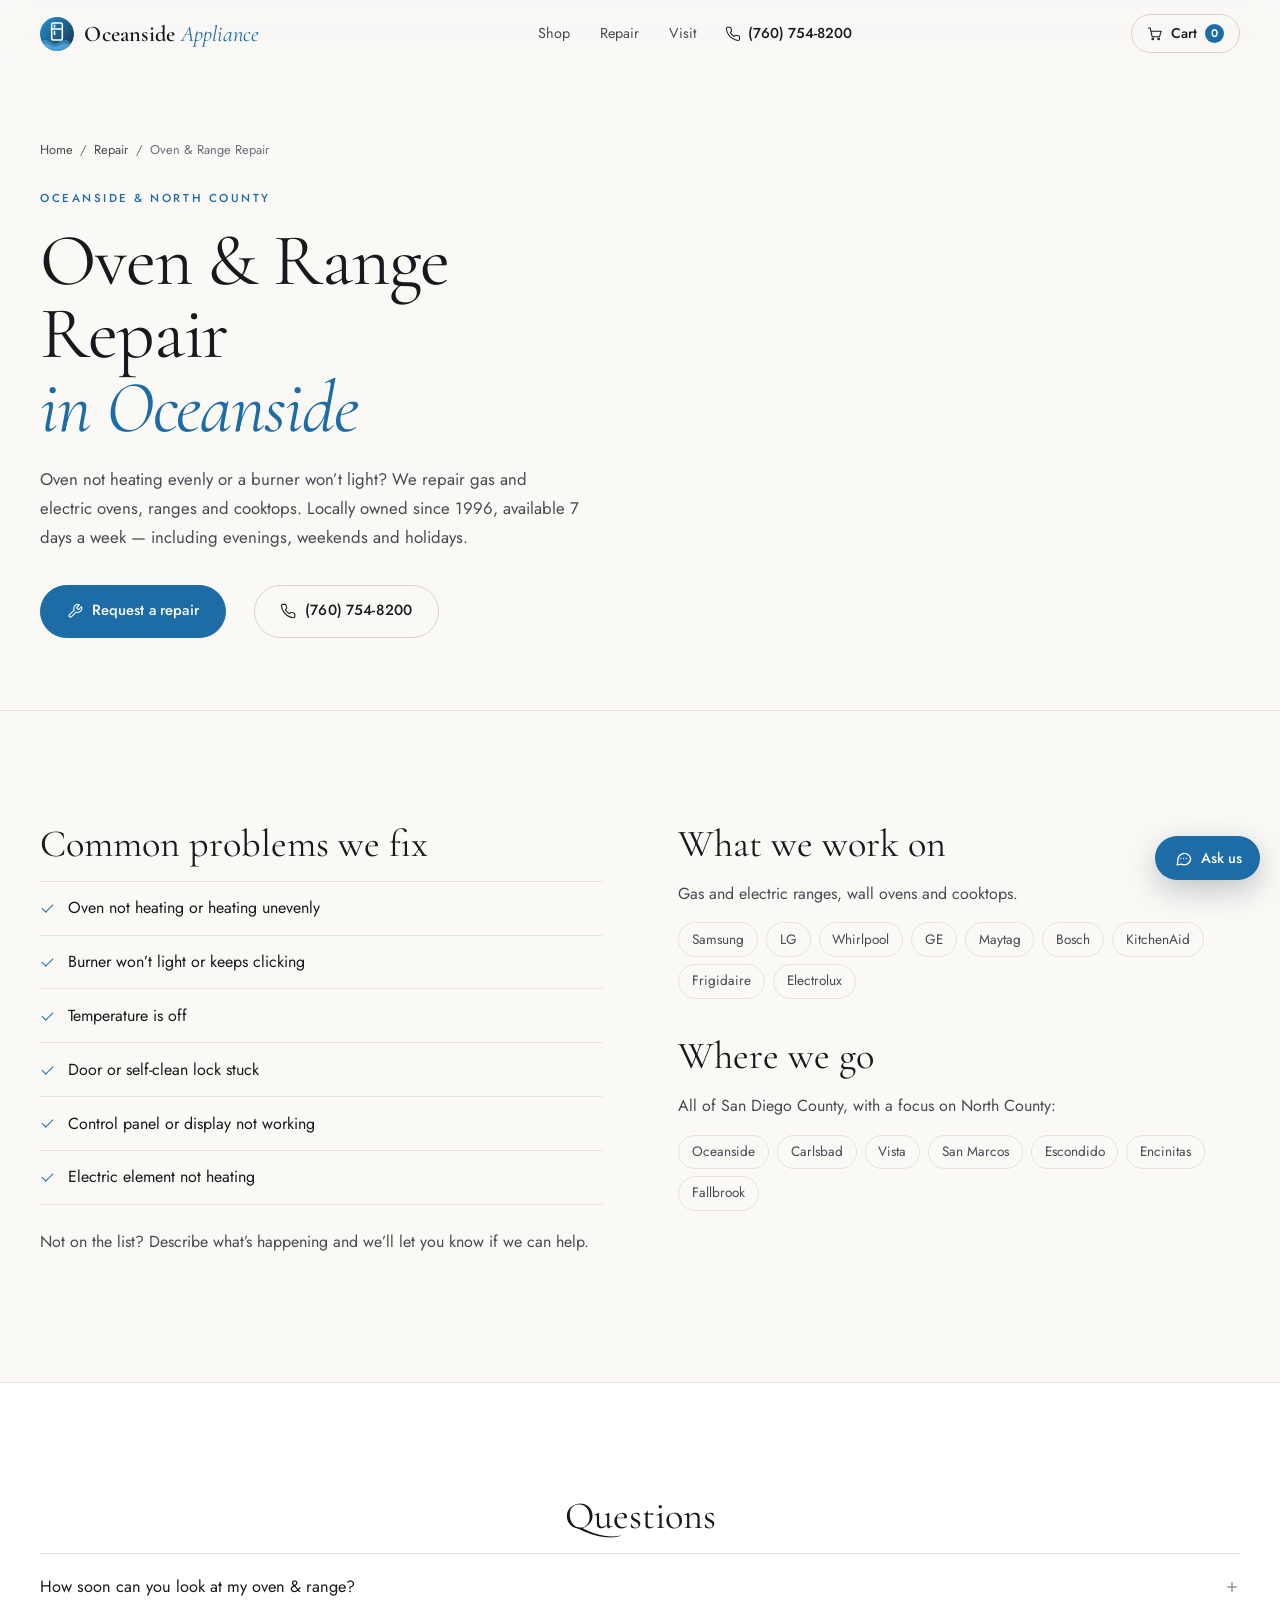
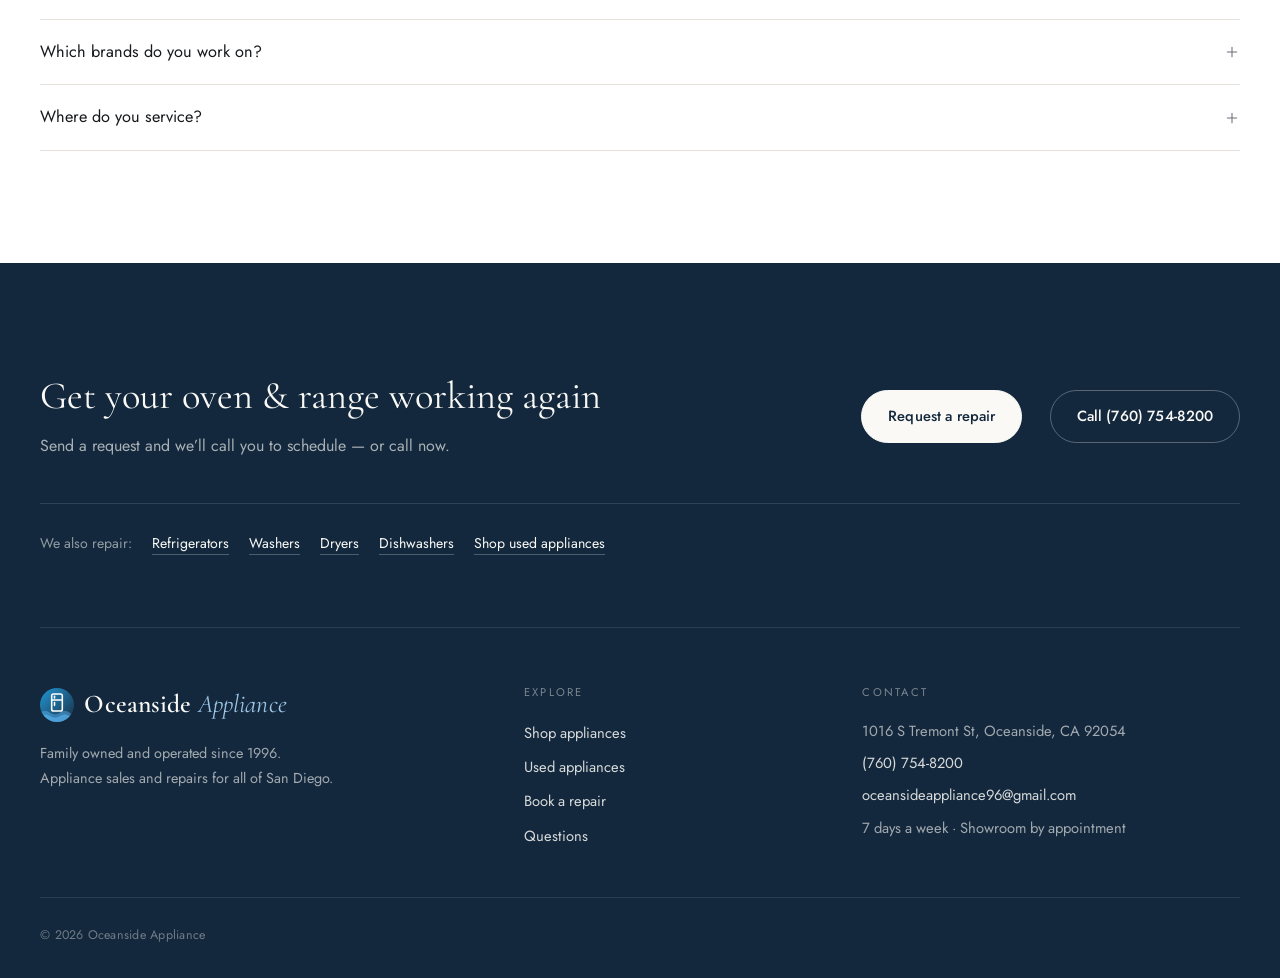
<file: services/oven-range-repair.html>
<!DOCTYPE html>
<html lang="en">
<head>
  <meta charset="UTF-8" />
  <meta name="viewport" content="width=device-width, initial-scale=1.0, viewport-fit=cover" />
  <title>Oven &amp; Range Repair in Oceanside &amp; North County San Diego | Oceanside Appliance</title>
  <meta name="description" content="Oven not heating evenly or a burner won’t light? We repair gas and electric ovens, ranges and cooktops. Serving Oceanside, Carlsbad, Vista and all of San Diego since 1996. Call (760) 754-8200." />
  <meta name="theme-color" content="#faf9f6" />
  <link rel="canonical" href="https://farhant6.github.io/oceanside-appliance/services/oven-range-repair.html" />
  <meta property="og:type" content="website" />
  <meta property="og:site_name" content="Oceanside Appliance" />
  <meta property="og:title" content="Oven &amp; Range Repair in Oceanside &amp; North County San Diego | Oceanside Appliance" />
  <meta property="og:description" content="Oven not heating evenly or a burner won’t light? We repair gas and electric ovens, ranges and cooktops. Serving Oceanside, Carlsbad, Vista and all of San Diego since 1996. Call (760) 754-8200." />
  <meta property="og:image" content="https://farhant6.github.io/oceanside-appliance/img/og-image.png" />
  <meta name="twitter:card" content="summary_large_image" />
  <link rel="icon" type="image/svg+xml" href="../img/favicon.svg" />
  <link rel="apple-touch-icon" href="../img/apple-touch-icon.png" />
  <link rel="preconnect" href="https://fonts.googleapis.com" />
  <link rel="preconnect" href="https://fonts.gstatic.com" crossorigin />
  <link rel="stylesheet" href="https://fonts.googleapis.com/css2?family=Cormorant+Garamond:ital,wght@0,400;0,500;0,600;1,400;1,500&family=Jost:wght@400;500;600&display=swap" />
  <link rel="stylesheet" href="../css/styles.css?v=12" />
  <script type="application/ld+json">{"@context": "https://schema.org", "@type": "Service", "serviceType": "Oven & Range Repair", "provider": {"@type": "LocalBusiness", "name": "Oceanside Appliance", "telephone": "+1-760-754-8200", "address": {"@type": "PostalAddress", "streetAddress": "1016 S Tremont St", "addressLocality": "Oceanside", "addressRegion": "CA", "postalCode": "92054", "addressCountry": "US"}}, "areaServed": [{"@type": "City", "name": "Oceanside"}, {"@type": "City", "name": "Carlsbad"}, {"@type": "City", "name": "Vista"}, {"@type": "City", "name": "San Marcos"}, {"@type": "City", "name": "Escondido"}, {"@type": "City", "name": "Encinitas"}, {"@type": "City", "name": "Fallbrook"}]}</script>
  <script type="application/ld+json">{"@context": "https://schema.org", "@type": "FAQPage", "mainEntity": [{"@type": "Question", "name": "How soon can you look at my oven & range?", "acceptedAnswer": {"@type": "Answer", "text": "Same-day service is often available, 7 days a week — including evenings, weekends and holidays. Call or send a request and we’ll give you the earliest time."}}, {"@type": "Question", "name": "Which brands do you work on?", "acceptedAnswer": {"@type": "Answer", "text": "All major brands, including Samsung, LG, Whirlpool, GE, Maytag, Bosch, KitchenAid, Frigidaire and Electrolux."}}, {"@type": "Question", "name": "Where do you service?", "acceptedAnswer": {"@type": "Answer", "text": "All of San Diego County with a focus on North County — Oceanside, Carlsbad, Vista, San Marcos, Escondido, Encinitas and Fallbrook."}}]}</script>
</head>
<body class="subpage">
<!-- Generated by tools/build_pages.py — edit that file, not this one. -->
<!-- ======== ICON SPRITE ======== -->
<svg xmlns="http://www.w3.org/2000/svg" style="display:none" aria-hidden="true">
  <defs>
    <symbol id="i-refrigerator" viewBox="0 0 24 24"><rect x="5" y="2" width="14" height="20" rx="2"/><path d="M5 10h14M9 5.5v2M9 13v3"/></symbol>
    <symbol id="i-washer" viewBox="0 0 24 24"><rect x="4" y="2" width="16" height="20" rx="2"/><path d="M4 7h16"/><circle cx="12" cy="14" r="4.5"/><path d="M7.5 4.5h.01M10 4.5h.01"/></symbol>
    <symbol id="i-dryer" viewBox="0 0 24 24"><rect x="4" y="2" width="16" height="20" rx="2"/><path d="M4 7h16"/><circle cx="12" cy="14" r="4.5"/><path d="M10.2 14.2a1.8 1.8 0 1 1 1.8 1.8M7.5 4.5h.01"/></symbol>
    <symbol id="i-dishwasher" viewBox="0 0 24 24"><rect x="4" y="2" width="16" height="20" rx="2"/><path d="M4 7h16M8 4.5h4M8 11.5h8M8 15h8M8 18.5h8"/></symbol>
    <symbol id="i-oven" viewBox="0 0 24 24"><rect x="3" y="3" width="18" height="18" rx="2"/><path d="M3 8h18"/><rect x="7" y="11" width="10" height="7" rx="1"/><path d="M7 5.5h.01M10.5 5.5h.01M14 5.5h3"/></symbol>
    <symbol id="i-microwave" viewBox="0 0 24 24"><rect x="2" y="5" width="20" height="14" rx="2"/><rect x="5" y="8" width="10" height="8" rx="1"/><path d="M18.5 9h.01M18.5 12h.01M18.5 15h.01"/></symbol>
    <symbol id="i-freezer" viewBox="0 0 24 24"><rect x="5" y="2" width="14" height="20" rx="2"/><path d="M12 8v8M8.5 10l7 4M15.5 10l-7 4"/></symbol>
    <symbol id="i-vacuum" viewBox="0 0 24 24"><circle cx="8" cy="17" r="4"/><path d="M12 17h3a3 3 0 0 0 3-3V3M18 3h3M4 21h8"/></symbol>
    <symbol id="i-other" viewBox="0 0 24 24"><path d="M21 8 12 3 3 8v8l9 5 9-5V8Z"/><path d="m3 8 9 5 9-5M12 13v8"/></symbol>
    <symbol id="i-all" viewBox="0 0 24 24"><rect x="3" y="3" width="7" height="7" rx="1.5"/><rect x="14" y="3" width="7" height="7" rx="1.5"/><rect x="3" y="14" width="7" height="7" rx="1.5"/><rect x="14" y="14" width="7" height="7" rx="1.5"/></symbol>
    <symbol id="i-cart" viewBox="0 0 24 24"><circle cx="9" cy="20" r="1.4"/><circle cx="18" cy="20" r="1.4"/><path d="M2 3h3l2.6 12.2a2 2 0 0 0 2 1.6h8.2a2 2 0 0 0 2-1.5L22 8H6.2"/></symbol>
    <symbol id="i-phone" viewBox="0 0 24 24"><path d="M22 16.9v3a2 2 0 0 1-2.2 2 19.8 19.8 0 0 1-8.6-3.1 19.5 19.5 0 0 1-6-6A19.8 19.8 0 0 1 2.1 4.2 2 2 0 0 1 4.1 2h3a2 2 0 0 1 2 1.7c.1 1 .4 1.9.7 2.8a2 2 0 0 1-.5 2.1L8 9.9a16 16 0 0 0 6 6l1.3-1.3a2 2 0 0 1 2.1-.4c.9.3 1.8.6 2.8.7a2 2 0 0 1 1.7 2Z"/></symbol>
    <symbol id="i-pin" viewBox="0 0 24 24"><path d="M20 10c0 6-8 12-8 12S4 16 4 10a8 8 0 0 1 16 0Z"/><circle cx="12" cy="10" r="3"/></symbol>
    <symbol id="i-clock" viewBox="0 0 24 24"><circle cx="12" cy="12" r="10"/><path d="M12 6v6l4 2"/></symbol>
    <symbol id="i-mail" viewBox="0 0 24 24"><rect x="2" y="4" width="20" height="16" rx="2"/><path d="m22 7-10 6L2 7"/></symbol>
    <symbol id="i-wrench" viewBox="0 0 24 24"><path d="M14.7 6.3a1 1 0 0 0 0 1.4l1.6 1.6a1 1 0 0 0 1.4 0l3.8-3.8a6 6 0 0 1-7.9 7.9l-6.9 6.9a2.1 2.1 0 0 1-3-3l6.9-6.9a6 6 0 0 1 7.9-7.9l-3.8 3.8Z"/></symbol>
    <symbol id="i-truck" viewBox="0 0 24 24"><path d="M10 17h4V5H2v12h3M14 9h4l4 4v4h-2"/><circle cx="7.5" cy="17.5" r="2"/><circle cx="17.5" cy="17.5" r="2"/></symbol>
    <symbol id="i-store" viewBox="0 0 24 24"><path d="M3 9 4.5 4h15L21 9M3 9v11h18V9M3 9h18M9 20v-6h6v6"/></symbol>
    <symbol id="i-check" viewBox="0 0 24 24"><path d="M20 6 9 17l-5-5"/></symbol>
    <symbol id="i-check-circle" viewBox="0 0 24 24"><circle cx="12" cy="12" r="10"/><path d="m8 12.5 2.5 2.5L16 9.5"/></symbol>
    <symbol id="i-eye" viewBox="0 0 24 24"><path d="M2 12s3.5-7 10-7 10 7 10 7-3.5 7-10 7S2 12 2 12Z"/><circle cx="12" cy="12" r="3"/></symbol>
    <symbol id="i-shield" viewBox="0 0 24 24"><path d="M12 22s8-4 8-10V5l-8-3-8 3v7c0 6 8 10 8 10Z"/><path d="m9 12 2 2 4-4"/></symbol>
    <symbol id="i-bolt" viewBox="0 0 24 24"><path d="M13 2 3 14h9l-1 8 10-12h-9l1-8Z"/></symbol>
    <symbol id="i-calendar" viewBox="0 0 24 24"><rect x="3" y="4" width="18" height="18" rx="2"/><path d="M16 2v4M8 2v4M3 10h18"/></symbol>
    <symbol id="i-cash" viewBox="0 0 24 24"><rect x="2" y="6" width="20" height="12" rx="2"/><circle cx="12" cy="12" r="2.5"/><path d="M6 12h.01M18 12h.01"/></symbol>
    <symbol id="i-home" viewBox="0 0 24 24"><path d="m3 10 9-7 9 7v10a2 2 0 0 1-2 2H5a2 2 0 0 1-2-2V10Z"/><path d="M9 22V12h6v10"/></symbol>
    <symbol id="i-arrow-right" viewBox="0 0 24 24"><path d="M5 12h14M13 6l6 6-6 6"/></symbol>
    <symbol id="i-arrow-left" viewBox="0 0 24 24"><path d="M19 12H5M11 6l-6 6 6 6"/></symbol>
    <symbol id="i-x" viewBox="0 0 24 24"><path d="M18 6 6 18M6 6l12 12"/></symbol>
    <symbol id="i-plus" viewBox="0 0 24 24"><path d="M12 5v14M5 12h14"/></symbol>
    <symbol id="i-minus" viewBox="0 0 24 24"><path d="M5 12h14"/></symbol>
    <symbol id="i-trash" viewBox="0 0 24 24"><path d="M3 6h18M8 6V4h8v2M19 6l-1 14a2 2 0 0 1-2 2H8a2 2 0 0 1-2-2L5 6"/></symbol>
    <symbol id="i-search" viewBox="0 0 24 24"><circle cx="11" cy="11" r="7"/><path d="m20 20-3.5-3.5"/></symbol>
    <symbol id="i-sliders" viewBox="0 0 24 24"><path d="M4 21v-7M4 10V3M12 21v-9M12 8V3M20 21v-5M20 12V3M1 14h6M9 8h6M17 16h6"/></symbol>
    <symbol id="i-lock" viewBox="0 0 24 24"><rect x="4" y="11" width="16" height="11" rx="2"/><path d="M8 11V7a4 4 0 0 1 8 0v4"/></symbol>
    <symbol id="i-alert" viewBox="0 0 24 24"><circle cx="12" cy="12" r="10"/><path d="M12 8v4M12 16h.01"/></symbol>
    <symbol id="i-refresh" viewBox="0 0 24 24"><path d="M21 12a9 9 0 1 1-2.6-6.4L21 8M21 3v5h-5"/></symbol>
    <symbol id="i-award" viewBox="0 0 24 24"><circle cx="12" cy="9" r="6"/><path d="m8.5 14-1.5 8 5-3 5 3-1.5-8"/></symbol>

    <symbol id="i-edit" viewBox="0 0 24 24"><path d="M12 20h9M16.5 3.5a2.1 2.1 0 0 1 3 3L7 19l-4 1 1-4Z"/></symbol>
    <symbol id="i-camera" viewBox="0 0 24 24"><path d="M14.5 4h-5L7 7H4a2 2 0 0 0-2 2v9a2 2 0 0 0 2 2h16a2 2 0 0 0 2-2V9a2 2 0 0 0-2-2h-3Z"/><circle cx="12" cy="13" r="3.5"/></symbol>
    <symbol id="i-copy" viewBox="0 0 24 24"><rect x="9" y="9" width="13" height="13" rx="2"/><path d="M5 15H4a2 2 0 0 1-2-2V4a2 2 0 0 1 2-2h9a2 2 0 0 1 2 2v1"/></symbol>
    <symbol id="i-tag" viewBox="0 0 24 24"><path d="M20.6 13.4 13.4 20.6a2 2 0 0 1-2.8 0L2 12V2h10l8.6 8.6a2 2 0 0 1 0 2.8Z"/><path d="M7 7h.01"/></symbol>
    <symbol id="i-megaphone" viewBox="0 0 24 24"><path d="m3 11 18-5v12L3 14v-3ZM11.6 16.8a3 3 0 1 1-5.8-1.6"/></symbol>
    <symbol id="i-chart" viewBox="0 0 24 24"><path d="M3 3v18h18M7 16v-4M12 16V8M17 16v-7"/></symbol>
    <symbol id="i-dollar" viewBox="0 0 24 24"><path d="M12 2v20M17 5H9.5a3.5 3.5 0 0 0 0 7h5a3.5 3.5 0 0 1 0 7H6"/></symbol>
    <symbol id="i-book" viewBox="0 0 24 24"><path d="M4 19.5A2.5 2.5 0 0 1 6.5 17H20V2H6.5A2.5 2.5 0 0 0 4 4.5v15ZM4 19.5A2.5 2.5 0 0 0 6.5 22H20v-5"/></symbol>
    <symbol id="i-external" viewBox="0 0 24 24"><path d="M15 3h6v6M10 14 21 3M18 13v6a2 2 0 0 1-2 2H5a2 2 0 0 1-2-2V8a2 2 0 0 1 2-2h6"/></symbol>
    <symbol id="i-download" viewBox="0 0 24 24"><path d="M21 15v4a2 2 0 0 1-2 2H5a2 2 0 0 1-2-2v-4M7 10l5 5 5-5M12 15V3"/></symbol>
    <symbol id="i-share" viewBox="0 0 24 24"><circle cx="18" cy="5" r="3"/><circle cx="6" cy="12" r="3"/><circle cx="18" cy="19" r="3"/><path d="m8.6 13.5 6.8 4M15.4 6.5l-6.8 4"/></symbol>
    <symbol id="i-file" viewBox="0 0 24 24"><path d="M14 2H6a2 2 0 0 0-2 2v16a2 2 0 0 0 2 2h12a2 2 0 0 0 2-2V8Z"/><path d="M14 2v6h6M8 13h8M8 17h5"/></symbol>
    <symbol id="i-chevron-left" viewBox="0 0 24 24"><path d="m15 18-6-6 6-6"/></symbol>
    <symbol id="i-chevron-right" viewBox="0 0 24 24"><path d="m9 18 6-6-6-6"/></symbol>
    <symbol id="i-user" viewBox="0 0 24 24"><circle cx="12" cy="8" r="4"/><path d="M4 21a8 8 0 0 1 16 0"/></symbol>
    <symbol id="i-help" viewBox="0 0 24 24"><circle cx="12" cy="12" r="10"/><path d="M9.1 9a3 3 0 0 1 5.8 1c0 2-3 3-3 3M12 17h.01"/></symbol>
    <symbol id="i-chat" viewBox="0 0 24 24"><path d="M21 12a8 8 0 0 1-11.6 7.1L4 20l1-4.6A8 8 0 1 1 21 12Z"/><path d="M8.5 12h.01M12 12h.01M15.5 12h.01"/></symbol>
  </defs>
</svg>


<header class="navbar" id="navbar">
  <a href="../index.html" class="nav-logo" aria-label="Oceanside Appliance — home">
    <span class="logo-mark" aria-hidden="true"></span>
    <span class="nav-logo-text">Oceanside <span>Appliance</span></span>
  </a>
  <nav aria-label="Main">
    <ul class="nav-links" id="navLinks">
      <li><a href="../index.html#products">Shop</a></li>
      <li><a href="../index.html#repair">Repair</a></li>
      <li><a href="../index.html#visit">Visit</a></li>
      <li class="nav-phone"><a href="tel:+17607548200"><svg class="ic"><use href="#i-phone"/></svg>(760) 754-8200</a></li>
    </ul>
  </nav>
  <div class="nav-actions">
    <a class="nav-cart" href="../index.html#cart" aria-label="Open cart">
      <svg class="ic"><use href="#i-cart"/></svg><span class="nav-cart-label">Cart</span>
      <span class="cart-count" id="cartCountNav">0</span>
    </a>
    <button class="hamburger" id="hamburger" type="button" aria-label="Open menu" aria-expanded="false" aria-controls="navLinks">
      <span></span><span></span><span></span>
    </button>
  </div>
</header>

<main>
<section class="page-hero">
  <div class="section-inner">
    <nav class="crumbs" aria-label="Breadcrumb"><a href="../index.html">Home</a><span>/</span><a href="../index.html#repair">Repair</a><span>/</span>Oven &amp; Range Repair</nav>
    <div class="page-hero-grid">
      <div>
        <div class="section-tag"><svg class="ic"><use href="#i-oven"/></svg> Oceanside &amp; North County</div>
        <h1 class="page-title">Oven &amp; Range Repair <span>in Oceanside</span></h1>
        <p class="page-lead">Oven not heating evenly or a burner won’t light? We repair gas and electric ovens, ranges and cooktops. Locally owned since 1996, available 7 days a week — including evenings, weekends and holidays.</p>
        <div class="hero-actions">
          <a class="btn-primary" href="../index.html?appliance=oven#repair"><svg class="ic"><use href="#i-wrench"/></svg>Request a repair</a>
          <a class="btn-outline" href="tel:+17607548200"><svg class="ic"><use href="#i-phone"/></svg>(760) 754-8200</a>
        </div>
      </div>
      <div class="page-hero-art" aria-hidden="true"><svg class="ic"><use href="#i-oven"/></svg></div>
    </div>
  </div>
</section>

<section class="section">
  <div class="section-inner content-grid">
    <div>
      <h2 class="content-h">Common problems we fix</h2>
      <ul class="check-list">
          <li>Oven not heating or heating unevenly</li>
          <li>Burner won’t light or keeps clicking</li>
          <li>Temperature is off</li>
          <li>Door or self-clean lock stuck</li>
          <li>Control panel or display not working</li>
          <li>Electric element not heating</li>
      </ul>
      <p class="content-p">Not on the list? Describe what’s happening and we’ll let you know if we can help.</p>
    </div>
    <div>
      <h2 class="content-h">What we work on</h2>
      <p class="content-p">Gas and electric ranges, wall ovens and cooktops.</p>
      <div class="brand-chips"><span>Samsung</span><span>LG</span><span>Whirlpool</span><span>GE</span><span>Maytag</span><span>Bosch</span><span>KitchenAid</span><span>Frigidaire</span><span>Electrolux</span></div>
      <h2 class="content-h">Where we go</h2>
      <p class="content-p">All of San Diego County, with a focus on North County:</p>
      <div class="brand-chips"><span>Oceanside</span><span>Carlsbad</span><span>Vista</span><span>San Marcos</span><span>Escondido</span><span>Encinitas</span><span>Fallbrook</span></div>
    </div>
  </div>
</section>

<section class="section alt">
  <div class="section-inner faq-layout">
    <h2 class="content-h center">Questions</h2>
    <div class="faq-list">
      <details class="faq-item"><summary>How soon can you look at my oven &amp; range?<svg class="ic"><use href="#i-plus"/></svg></summary><div class="faq-a">Same-day service is often available, 7 days a week — including evenings, weekends and holidays. Call or send a request and we’ll give you the earliest time.</div></details>
      <details class="faq-item"><summary>Which brands do you work on?<svg class="ic"><use href="#i-plus"/></svg></summary><div class="faq-a">All major brands, including Samsung, LG, Whirlpool, GE, Maytag, Bosch, KitchenAid, Frigidaire and Electrolux.</div></details>
      <details class="faq-item"><summary>Where do you service?<svg class="ic"><use href="#i-plus"/></svg></summary><div class="faq-a">All of San Diego County with a focus on North County — Oceanside, Carlsbad, Vista, San Marcos, Escondido, Encinitas and Fallbrook.</div></details>
    </div>
  </div>
</section>

<section class="section cta-band">
  <div class="section-inner cta-inner">
    <div>
      <h2 class="content-h">Get your oven &amp; range working again</h2>
      <p class="content-p">Send a request and we’ll call you to schedule — or call now.</p>
    </div>
    <div class="hero-actions">
      <a class="btn-primary" href="../index.html?appliance=oven#repair">Request a repair</a>
      <a class="btn-outline" href="tel:+17607548200">Call (760) 754-8200</a>
    </div>
  </div>
  <div class="section-inner other-services">
    <span>We also repair:</span>
    <a href="refrigerator-repair.html"><svg class="ic"><use href="#i-refrigerator"/></svg>Refrigerators</a> <a href="washer-repair.html"><svg class="ic"><use href="#i-washer"/></svg>Washers</a> <a href="dryer-repair.html"><svg class="ic"><use href="#i-dryer"/></svg>Dryers</a> <a href="dishwasher-repair.html"><svg class="ic"><use href="#i-dishwasher"/></svg>Dishwashers</a>
    <a href="used-appliances.html"><svg class="ic"><use href="#i-store"/></svg>Shop used appliances</a>
  </div>
</section>
</main>

<!-- ======== FOOTER ======== -->
<footer class="footer" id="contact">
  <div class="footer-grid">
    <div class="footer-brand">
      <a href="../index.html" class="nav-logo">
        <span class="logo-mark" aria-hidden="true"></span>
        <span class="nav-logo-text">Oceanside <span>Appliance</span></span>
      </a>
      <p class="footer-desc">Family owned and operated since 1996. Appliance sales and repairs for all of San Diego.</p>
    </div>
    <div>
      <div class="footer-col-title">Explore</div>
      <ul class="footer-links">
        <li><a href="../index.html#products">Shop appliances</a></li>
        <li><a href="../services/used-appliances.html">Used appliances</a></li>
        <li><a href="../index.html#repair">Book a repair</a></li>
        <li><a href="../index.html#faq">Questions</a></li>
      </ul>
    </div>
    <div class="footer-contact">
      <div class="footer-col-title">Contact</div>
      <p>1016 S Tremont St, Oceanside, CA 92054</p>
      <p><a href="tel:+17607548200">(760) 754-8200</a></p>
      <p><a href="mailto:oceansideappliance96@gmail.com">oceansideappliance96@gmail.com</a></p>
      <p>7 days a week &middot; Showroom by appointment</p>
    </div>
  </div>
  <div class="footer-bottom">&copy; <span data-year>2026</span> Oceanside Appliance</div>
</footer>

<nav class="mobile-bar" aria-label="Quick actions">
  <a href="tel:+17607548200"><svg class="ic"><use href="#i-phone"/></svg>Call</a>
  <a href="../index.html#repair"><svg class="ic"><use href="#i-wrench"/></svg>Repair</a>
  <a href="../index.html#products"><svg class="ic"><use href="#i-store"/></svg>Shop</a>
  <a href="../index.html#cart"><svg class="ic"><use href="#i-cart"/></svg>Cart<span class="cart-count" id="cartCountMobile">0</span></a>
</nav>

<div class="toast" id="toast" role="status" aria-live="polite"></div>
<script src="../js/core.js?v=12"></script>
<script src="../js/site.js?v=12"></script>

<script src="../js/chat.js?v=12"></script>
</body>
</html>
</file>
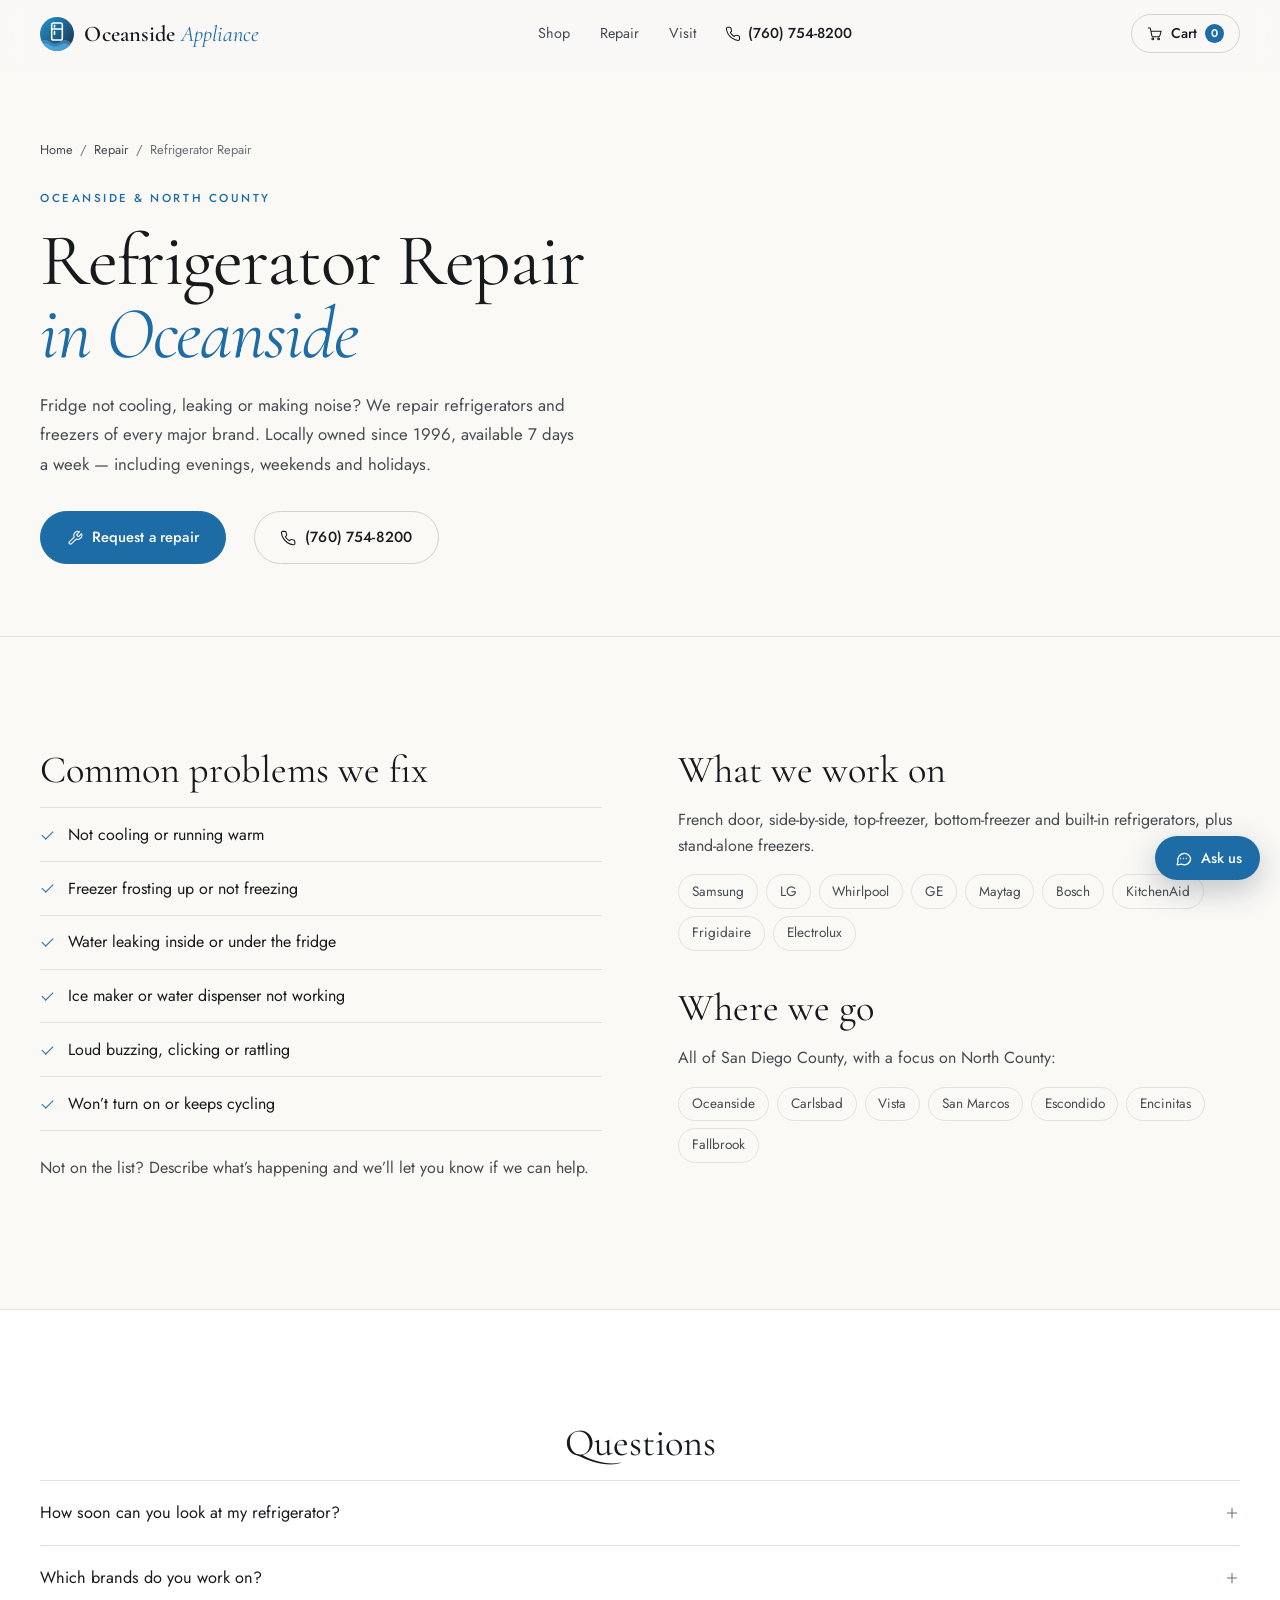
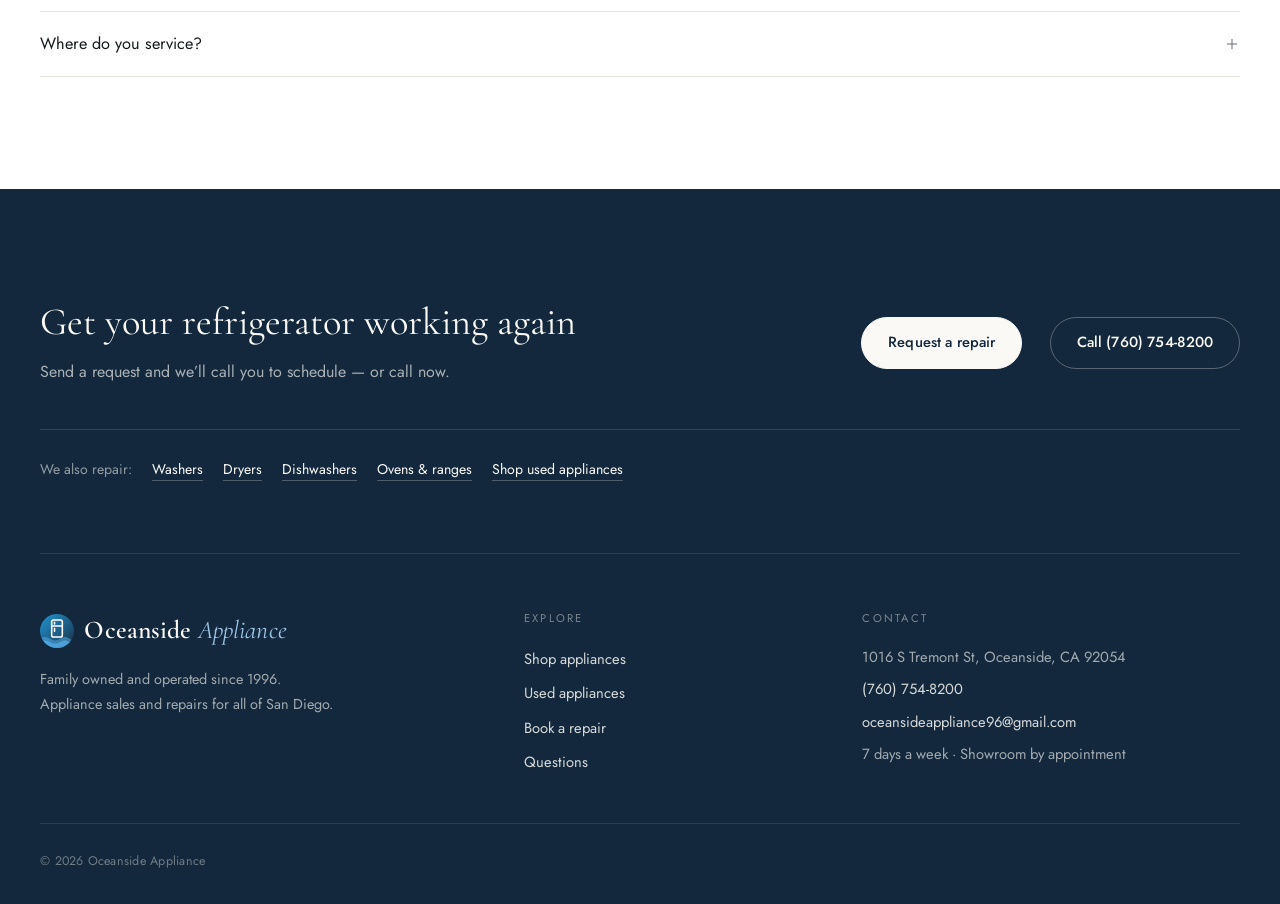
<file: services/refrigerator-repair.html>
<!DOCTYPE html>
<html lang="en">
<head>
  <meta charset="UTF-8" />
  <meta name="viewport" content="width=device-width, initial-scale=1.0, viewport-fit=cover" />
  <title>Refrigerator Repair in Oceanside &amp; North County San Diego | Oceanside Appliance</title>
  <meta name="description" content="Fridge not cooling, leaking or making noise? We repair refrigerators and freezers of every major brand. Serving Oceanside, Carlsbad, Vista and all of San Diego since 1996. Call (760) 754-8200." />
  <meta name="theme-color" content="#faf9f6" />
  <link rel="canonical" href="https://farhant6.github.io/oceanside-appliance/services/refrigerator-repair.html" />
  <meta property="og:type" content="website" />
  <meta property="og:site_name" content="Oceanside Appliance" />
  <meta property="og:title" content="Refrigerator Repair in Oceanside &amp; North County San Diego | Oceanside Appliance" />
  <meta property="og:description" content="Fridge not cooling, leaking or making noise? We repair refrigerators and freezers of every major brand. Serving Oceanside, Carlsbad, Vista and all of San Diego since 1996. Call (760) 754-8200." />
  <meta property="og:image" content="https://farhant6.github.io/oceanside-appliance/img/og-image.png" />
  <meta name="twitter:card" content="summary_large_image" />
  <link rel="icon" type="image/svg+xml" href="../img/favicon.svg" />
  <link rel="apple-touch-icon" href="../img/apple-touch-icon.png" />
  <link rel="preconnect" href="https://fonts.googleapis.com" />
  <link rel="preconnect" href="https://fonts.gstatic.com" crossorigin />
  <link rel="stylesheet" href="https://fonts.googleapis.com/css2?family=Cormorant+Garamond:ital,wght@0,400;0,500;0,600;1,400;1,500&family=Jost:wght@400;500;600&display=swap" />
  <link rel="stylesheet" href="../css/styles.css?v=12" />
  <script type="application/ld+json">{"@context": "https://schema.org", "@type": "Service", "serviceType": "Refrigerator Repair", "provider": {"@type": "LocalBusiness", "name": "Oceanside Appliance", "telephone": "+1-760-754-8200", "address": {"@type": "PostalAddress", "streetAddress": "1016 S Tremont St", "addressLocality": "Oceanside", "addressRegion": "CA", "postalCode": "92054", "addressCountry": "US"}}, "areaServed": [{"@type": "City", "name": "Oceanside"}, {"@type": "City", "name": "Carlsbad"}, {"@type": "City", "name": "Vista"}, {"@type": "City", "name": "San Marcos"}, {"@type": "City", "name": "Escondido"}, {"@type": "City", "name": "Encinitas"}, {"@type": "City", "name": "Fallbrook"}]}</script>
  <script type="application/ld+json">{"@context": "https://schema.org", "@type": "FAQPage", "mainEntity": [{"@type": "Question", "name": "How soon can you look at my refrigerator?", "acceptedAnswer": {"@type": "Answer", "text": "Same-day service is often available, 7 days a week — including evenings, weekends and holidays. Call or send a request and we’ll give you the earliest time."}}, {"@type": "Question", "name": "Which brands do you work on?", "acceptedAnswer": {"@type": "Answer", "text": "All major brands, including Samsung, LG, Whirlpool, GE, Maytag, Bosch, KitchenAid, Frigidaire and Electrolux."}}, {"@type": "Question", "name": "Where do you service?", "acceptedAnswer": {"@type": "Answer", "text": "All of San Diego County with a focus on North County — Oceanside, Carlsbad, Vista, San Marcos, Escondido, Encinitas and Fallbrook."}}]}</script>
</head>
<body class="subpage">
<!-- Generated by tools/build_pages.py — edit that file, not this one. -->
<!-- ======== ICON SPRITE ======== -->
<svg xmlns="http://www.w3.org/2000/svg" style="display:none" aria-hidden="true">
  <defs>
    <symbol id="i-refrigerator" viewBox="0 0 24 24"><rect x="5" y="2" width="14" height="20" rx="2"/><path d="M5 10h14M9 5.5v2M9 13v3"/></symbol>
    <symbol id="i-washer" viewBox="0 0 24 24"><rect x="4" y="2" width="16" height="20" rx="2"/><path d="M4 7h16"/><circle cx="12" cy="14" r="4.5"/><path d="M7.5 4.5h.01M10 4.5h.01"/></symbol>
    <symbol id="i-dryer" viewBox="0 0 24 24"><rect x="4" y="2" width="16" height="20" rx="2"/><path d="M4 7h16"/><circle cx="12" cy="14" r="4.5"/><path d="M10.2 14.2a1.8 1.8 0 1 1 1.8 1.8M7.5 4.5h.01"/></symbol>
    <symbol id="i-dishwasher" viewBox="0 0 24 24"><rect x="4" y="2" width="16" height="20" rx="2"/><path d="M4 7h16M8 4.5h4M8 11.5h8M8 15h8M8 18.5h8"/></symbol>
    <symbol id="i-oven" viewBox="0 0 24 24"><rect x="3" y="3" width="18" height="18" rx="2"/><path d="M3 8h18"/><rect x="7" y="11" width="10" height="7" rx="1"/><path d="M7 5.5h.01M10.5 5.5h.01M14 5.5h3"/></symbol>
    <symbol id="i-microwave" viewBox="0 0 24 24"><rect x="2" y="5" width="20" height="14" rx="2"/><rect x="5" y="8" width="10" height="8" rx="1"/><path d="M18.5 9h.01M18.5 12h.01M18.5 15h.01"/></symbol>
    <symbol id="i-freezer" viewBox="0 0 24 24"><rect x="5" y="2" width="14" height="20" rx="2"/><path d="M12 8v8M8.5 10l7 4M15.5 10l-7 4"/></symbol>
    <symbol id="i-vacuum" viewBox="0 0 24 24"><circle cx="8" cy="17" r="4"/><path d="M12 17h3a3 3 0 0 0 3-3V3M18 3h3M4 21h8"/></symbol>
    <symbol id="i-other" viewBox="0 0 24 24"><path d="M21 8 12 3 3 8v8l9 5 9-5V8Z"/><path d="m3 8 9 5 9-5M12 13v8"/></symbol>
    <symbol id="i-all" viewBox="0 0 24 24"><rect x="3" y="3" width="7" height="7" rx="1.5"/><rect x="14" y="3" width="7" height="7" rx="1.5"/><rect x="3" y="14" width="7" height="7" rx="1.5"/><rect x="14" y="14" width="7" height="7" rx="1.5"/></symbol>
    <symbol id="i-cart" viewBox="0 0 24 24"><circle cx="9" cy="20" r="1.4"/><circle cx="18" cy="20" r="1.4"/><path d="M2 3h3l2.6 12.2a2 2 0 0 0 2 1.6h8.2a2 2 0 0 0 2-1.5L22 8H6.2"/></symbol>
    <symbol id="i-phone" viewBox="0 0 24 24"><path d="M22 16.9v3a2 2 0 0 1-2.2 2 19.8 19.8 0 0 1-8.6-3.1 19.5 19.5 0 0 1-6-6A19.8 19.8 0 0 1 2.1 4.2 2 2 0 0 1 4.1 2h3a2 2 0 0 1 2 1.7c.1 1 .4 1.9.7 2.8a2 2 0 0 1-.5 2.1L8 9.9a16 16 0 0 0 6 6l1.3-1.3a2 2 0 0 1 2.1-.4c.9.3 1.8.6 2.8.7a2 2 0 0 1 1.7 2Z"/></symbol>
    <symbol id="i-pin" viewBox="0 0 24 24"><path d="M20 10c0 6-8 12-8 12S4 16 4 10a8 8 0 0 1 16 0Z"/><circle cx="12" cy="10" r="3"/></symbol>
    <symbol id="i-clock" viewBox="0 0 24 24"><circle cx="12" cy="12" r="10"/><path d="M12 6v6l4 2"/></symbol>
    <symbol id="i-mail" viewBox="0 0 24 24"><rect x="2" y="4" width="20" height="16" rx="2"/><path d="m22 7-10 6L2 7"/></symbol>
    <symbol id="i-wrench" viewBox="0 0 24 24"><path d="M14.7 6.3a1 1 0 0 0 0 1.4l1.6 1.6a1 1 0 0 0 1.4 0l3.8-3.8a6 6 0 0 1-7.9 7.9l-6.9 6.9a2.1 2.1 0 0 1-3-3l6.9-6.9a6 6 0 0 1 7.9-7.9l-3.8 3.8Z"/></symbol>
    <symbol id="i-truck" viewBox="0 0 24 24"><path d="M10 17h4V5H2v12h3M14 9h4l4 4v4h-2"/><circle cx="7.5" cy="17.5" r="2"/><circle cx="17.5" cy="17.5" r="2"/></symbol>
    <symbol id="i-store" viewBox="0 0 24 24"><path d="M3 9 4.5 4h15L21 9M3 9v11h18V9M3 9h18M9 20v-6h6v6"/></symbol>
    <symbol id="i-check" viewBox="0 0 24 24"><path d="M20 6 9 17l-5-5"/></symbol>
    <symbol id="i-check-circle" viewBox="0 0 24 24"><circle cx="12" cy="12" r="10"/><path d="m8 12.5 2.5 2.5L16 9.5"/></symbol>
    <symbol id="i-eye" viewBox="0 0 24 24"><path d="M2 12s3.5-7 10-7 10 7 10 7-3.5 7-10 7S2 12 2 12Z"/><circle cx="12" cy="12" r="3"/></symbol>
    <symbol id="i-shield" viewBox="0 0 24 24"><path d="M12 22s8-4 8-10V5l-8-3-8 3v7c0 6 8 10 8 10Z"/><path d="m9 12 2 2 4-4"/></symbol>
    <symbol id="i-bolt" viewBox="0 0 24 24"><path d="M13 2 3 14h9l-1 8 10-12h-9l1-8Z"/></symbol>
    <symbol id="i-calendar" viewBox="0 0 24 24"><rect x="3" y="4" width="18" height="18" rx="2"/><path d="M16 2v4M8 2v4M3 10h18"/></symbol>
    <symbol id="i-cash" viewBox="0 0 24 24"><rect x="2" y="6" width="20" height="12" rx="2"/><circle cx="12" cy="12" r="2.5"/><path d="M6 12h.01M18 12h.01"/></symbol>
    <symbol id="i-home" viewBox="0 0 24 24"><path d="m3 10 9-7 9 7v10a2 2 0 0 1-2 2H5a2 2 0 0 1-2-2V10Z"/><path d="M9 22V12h6v10"/></symbol>
    <symbol id="i-arrow-right" viewBox="0 0 24 24"><path d="M5 12h14M13 6l6 6-6 6"/></symbol>
    <symbol id="i-arrow-left" viewBox="0 0 24 24"><path d="M19 12H5M11 6l-6 6 6 6"/></symbol>
    <symbol id="i-x" viewBox="0 0 24 24"><path d="M18 6 6 18M6 6l12 12"/></symbol>
    <symbol id="i-plus" viewBox="0 0 24 24"><path d="M12 5v14M5 12h14"/></symbol>
    <symbol id="i-minus" viewBox="0 0 24 24"><path d="M5 12h14"/></symbol>
    <symbol id="i-trash" viewBox="0 0 24 24"><path d="M3 6h18M8 6V4h8v2M19 6l-1 14a2 2 0 0 1-2 2H8a2 2 0 0 1-2-2L5 6"/></symbol>
    <symbol id="i-search" viewBox="0 0 24 24"><circle cx="11" cy="11" r="7"/><path d="m20 20-3.5-3.5"/></symbol>
    <symbol id="i-sliders" viewBox="0 0 24 24"><path d="M4 21v-7M4 10V3M12 21v-9M12 8V3M20 21v-5M20 12V3M1 14h6M9 8h6M17 16h6"/></symbol>
    <symbol id="i-lock" viewBox="0 0 24 24"><rect x="4" y="11" width="16" height="11" rx="2"/><path d="M8 11V7a4 4 0 0 1 8 0v4"/></symbol>
    <symbol id="i-alert" viewBox="0 0 24 24"><circle cx="12" cy="12" r="10"/><path d="M12 8v4M12 16h.01"/></symbol>
    <symbol id="i-refresh" viewBox="0 0 24 24"><path d="M21 12a9 9 0 1 1-2.6-6.4L21 8M21 3v5h-5"/></symbol>
    <symbol id="i-award" viewBox="0 0 24 24"><circle cx="12" cy="9" r="6"/><path d="m8.5 14-1.5 8 5-3 5 3-1.5-8"/></symbol>

    <symbol id="i-edit" viewBox="0 0 24 24"><path d="M12 20h9M16.5 3.5a2.1 2.1 0 0 1 3 3L7 19l-4 1 1-4Z"/></symbol>
    <symbol id="i-camera" viewBox="0 0 24 24"><path d="M14.5 4h-5L7 7H4a2 2 0 0 0-2 2v9a2 2 0 0 0 2 2h16a2 2 0 0 0 2-2V9a2 2 0 0 0-2-2h-3Z"/><circle cx="12" cy="13" r="3.5"/></symbol>
    <symbol id="i-copy" viewBox="0 0 24 24"><rect x="9" y="9" width="13" height="13" rx="2"/><path d="M5 15H4a2 2 0 0 1-2-2V4a2 2 0 0 1 2-2h9a2 2 0 0 1 2 2v1"/></symbol>
    <symbol id="i-tag" viewBox="0 0 24 24"><path d="M20.6 13.4 13.4 20.6a2 2 0 0 1-2.8 0L2 12V2h10l8.6 8.6a2 2 0 0 1 0 2.8Z"/><path d="M7 7h.01"/></symbol>
    <symbol id="i-megaphone" viewBox="0 0 24 24"><path d="m3 11 18-5v12L3 14v-3ZM11.6 16.8a3 3 0 1 1-5.8-1.6"/></symbol>
    <symbol id="i-chart" viewBox="0 0 24 24"><path d="M3 3v18h18M7 16v-4M12 16V8M17 16v-7"/></symbol>
    <symbol id="i-dollar" viewBox="0 0 24 24"><path d="M12 2v20M17 5H9.5a3.5 3.5 0 0 0 0 7h5a3.5 3.5 0 0 1 0 7H6"/></symbol>
    <symbol id="i-book" viewBox="0 0 24 24"><path d="M4 19.5A2.5 2.5 0 0 1 6.5 17H20V2H6.5A2.5 2.5 0 0 0 4 4.5v15ZM4 19.5A2.5 2.5 0 0 0 6.5 22H20v-5"/></symbol>
    <symbol id="i-external" viewBox="0 0 24 24"><path d="M15 3h6v6M10 14 21 3M18 13v6a2 2 0 0 1-2 2H5a2 2 0 0 1-2-2V8a2 2 0 0 1 2-2h6"/></symbol>
    <symbol id="i-download" viewBox="0 0 24 24"><path d="M21 15v4a2 2 0 0 1-2 2H5a2 2 0 0 1-2-2v-4M7 10l5 5 5-5M12 15V3"/></symbol>
    <symbol id="i-share" viewBox="0 0 24 24"><circle cx="18" cy="5" r="3"/><circle cx="6" cy="12" r="3"/><circle cx="18" cy="19" r="3"/><path d="m8.6 13.5 6.8 4M15.4 6.5l-6.8 4"/></symbol>
    <symbol id="i-file" viewBox="0 0 24 24"><path d="M14 2H6a2 2 0 0 0-2 2v16a2 2 0 0 0 2 2h12a2 2 0 0 0 2-2V8Z"/><path d="M14 2v6h6M8 13h8M8 17h5"/></symbol>
    <symbol id="i-chevron-left" viewBox="0 0 24 24"><path d="m15 18-6-6 6-6"/></symbol>
    <symbol id="i-chevron-right" viewBox="0 0 24 24"><path d="m9 18 6-6-6-6"/></symbol>
    <symbol id="i-user" viewBox="0 0 24 24"><circle cx="12" cy="8" r="4"/><path d="M4 21a8 8 0 0 1 16 0"/></symbol>
    <symbol id="i-help" viewBox="0 0 24 24"><circle cx="12" cy="12" r="10"/><path d="M9.1 9a3 3 0 0 1 5.8 1c0 2-3 3-3 3M12 17h.01"/></symbol>
    <symbol id="i-chat" viewBox="0 0 24 24"><path d="M21 12a8 8 0 0 1-11.6 7.1L4 20l1-4.6A8 8 0 1 1 21 12Z"/><path d="M8.5 12h.01M12 12h.01M15.5 12h.01"/></symbol>
  </defs>
</svg>


<header class="navbar" id="navbar">
  <a href="../index.html" class="nav-logo" aria-label="Oceanside Appliance — home">
    <span class="logo-mark" aria-hidden="true"></span>
    <span class="nav-logo-text">Oceanside <span>Appliance</span></span>
  </a>
  <nav aria-label="Main">
    <ul class="nav-links" id="navLinks">
      <li><a href="../index.html#products">Shop</a></li>
      <li><a href="../index.html#repair">Repair</a></li>
      <li><a href="../index.html#visit">Visit</a></li>
      <li class="nav-phone"><a href="tel:+17607548200"><svg class="ic"><use href="#i-phone"/></svg>(760) 754-8200</a></li>
    </ul>
  </nav>
  <div class="nav-actions">
    <a class="nav-cart" href="../index.html#cart" aria-label="Open cart">
      <svg class="ic"><use href="#i-cart"/></svg><span class="nav-cart-label">Cart</span>
      <span class="cart-count" id="cartCountNav">0</span>
    </a>
    <button class="hamburger" id="hamburger" type="button" aria-label="Open menu" aria-expanded="false" aria-controls="navLinks">
      <span></span><span></span><span></span>
    </button>
  </div>
</header>

<main>
<section class="page-hero">
  <div class="section-inner">
    <nav class="crumbs" aria-label="Breadcrumb"><a href="../index.html">Home</a><span>/</span><a href="../index.html#repair">Repair</a><span>/</span>Refrigerator Repair</nav>
    <div class="page-hero-grid">
      <div>
        <div class="section-tag"><svg class="ic"><use href="#i-refrigerator"/></svg> Oceanside &amp; North County</div>
        <h1 class="page-title">Refrigerator Repair <span>in Oceanside</span></h1>
        <p class="page-lead">Fridge not cooling, leaking or making noise? We repair refrigerators and freezers of every major brand. Locally owned since 1996, available 7 days a week — including evenings, weekends and holidays.</p>
        <div class="hero-actions">
          <a class="btn-primary" href="../index.html?appliance=refrigerator#repair"><svg class="ic"><use href="#i-wrench"/></svg>Request a repair</a>
          <a class="btn-outline" href="tel:+17607548200"><svg class="ic"><use href="#i-phone"/></svg>(760) 754-8200</a>
        </div>
      </div>
      <div class="page-hero-art" aria-hidden="true"><svg class="ic"><use href="#i-refrigerator"/></svg></div>
    </div>
  </div>
</section>

<section class="section">
  <div class="section-inner content-grid">
    <div>
      <h2 class="content-h">Common problems we fix</h2>
      <ul class="check-list">
          <li>Not cooling or running warm</li>
          <li>Freezer frosting up or not freezing</li>
          <li>Water leaking inside or under the fridge</li>
          <li>Ice maker or water dispenser not working</li>
          <li>Loud buzzing, clicking or rattling</li>
          <li>Won’t turn on or keeps cycling</li>
      </ul>
      <p class="content-p">Not on the list? Describe what’s happening and we’ll let you know if we can help.</p>
    </div>
    <div>
      <h2 class="content-h">What we work on</h2>
      <p class="content-p">French door, side-by-side, top-freezer, bottom-freezer and built-in refrigerators, plus stand-alone freezers.</p>
      <div class="brand-chips"><span>Samsung</span><span>LG</span><span>Whirlpool</span><span>GE</span><span>Maytag</span><span>Bosch</span><span>KitchenAid</span><span>Frigidaire</span><span>Electrolux</span></div>
      <h2 class="content-h">Where we go</h2>
      <p class="content-p">All of San Diego County, with a focus on North County:</p>
      <div class="brand-chips"><span>Oceanside</span><span>Carlsbad</span><span>Vista</span><span>San Marcos</span><span>Escondido</span><span>Encinitas</span><span>Fallbrook</span></div>
    </div>
  </div>
</section>

<section class="section alt">
  <div class="section-inner faq-layout">
    <h2 class="content-h center">Questions</h2>
    <div class="faq-list">
      <details class="faq-item"><summary>How soon can you look at my refrigerator?<svg class="ic"><use href="#i-plus"/></svg></summary><div class="faq-a">Same-day service is often available, 7 days a week — including evenings, weekends and holidays. Call or send a request and we’ll give you the earliest time.</div></details>
      <details class="faq-item"><summary>Which brands do you work on?<svg class="ic"><use href="#i-plus"/></svg></summary><div class="faq-a">All major brands, including Samsung, LG, Whirlpool, GE, Maytag, Bosch, KitchenAid, Frigidaire and Electrolux.</div></details>
      <details class="faq-item"><summary>Where do you service?<svg class="ic"><use href="#i-plus"/></svg></summary><div class="faq-a">All of San Diego County with a focus on North County — Oceanside, Carlsbad, Vista, San Marcos, Escondido, Encinitas and Fallbrook.</div></details>
    </div>
  </div>
</section>

<section class="section cta-band">
  <div class="section-inner cta-inner">
    <div>
      <h2 class="content-h">Get your refrigerator working again</h2>
      <p class="content-p">Send a request and we’ll call you to schedule — or call now.</p>
    </div>
    <div class="hero-actions">
      <a class="btn-primary" href="../index.html?appliance=refrigerator#repair">Request a repair</a>
      <a class="btn-outline" href="tel:+17607548200">Call (760) 754-8200</a>
    </div>
  </div>
  <div class="section-inner other-services">
    <span>We also repair:</span>
    <a href="washer-repair.html"><svg class="ic"><use href="#i-washer"/></svg>Washers</a> <a href="dryer-repair.html"><svg class="ic"><use href="#i-dryer"/></svg>Dryers</a> <a href="dishwasher-repair.html"><svg class="ic"><use href="#i-dishwasher"/></svg>Dishwashers</a> <a href="oven-range-repair.html"><svg class="ic"><use href="#i-oven"/></svg>Ovens &amp; ranges</a>
    <a href="used-appliances.html"><svg class="ic"><use href="#i-store"/></svg>Shop used appliances</a>
  </div>
</section>
</main>

<!-- ======== FOOTER ======== -->
<footer class="footer" id="contact">
  <div class="footer-grid">
    <div class="footer-brand">
      <a href="../index.html" class="nav-logo">
        <span class="logo-mark" aria-hidden="true"></span>
        <span class="nav-logo-text">Oceanside <span>Appliance</span></span>
      </a>
      <p class="footer-desc">Family owned and operated since 1996. Appliance sales and repairs for all of San Diego.</p>
    </div>
    <div>
      <div class="footer-col-title">Explore</div>
      <ul class="footer-links">
        <li><a href="../index.html#products">Shop appliances</a></li>
        <li><a href="../services/used-appliances.html">Used appliances</a></li>
        <li><a href="../index.html#repair">Book a repair</a></li>
        <li><a href="../index.html#faq">Questions</a></li>
      </ul>
    </div>
    <div class="footer-contact">
      <div class="footer-col-title">Contact</div>
      <p>1016 S Tremont St, Oceanside, CA 92054</p>
      <p><a href="tel:+17607548200">(760) 754-8200</a></p>
      <p><a href="mailto:oceansideappliance96@gmail.com">oceansideappliance96@gmail.com</a></p>
      <p>7 days a week &middot; Showroom by appointment</p>
    </div>
  </div>
  <div class="footer-bottom">&copy; <span data-year>2026</span> Oceanside Appliance</div>
</footer>

<nav class="mobile-bar" aria-label="Quick actions">
  <a href="tel:+17607548200"><svg class="ic"><use href="#i-phone"/></svg>Call</a>
  <a href="../index.html#repair"><svg class="ic"><use href="#i-wrench"/></svg>Repair</a>
  <a href="../index.html#products"><svg class="ic"><use href="#i-store"/></svg>Shop</a>
  <a href="../index.html#cart"><svg class="ic"><use href="#i-cart"/></svg>Cart<span class="cart-count" id="cartCountMobile">0</span></a>
</nav>

<div class="toast" id="toast" role="status" aria-live="polite"></div>
<script src="../js/core.js?v=12"></script>
<script src="../js/site.js?v=12"></script>

<script src="../js/chat.js?v=12"></script>
</body>
</html>
</file>
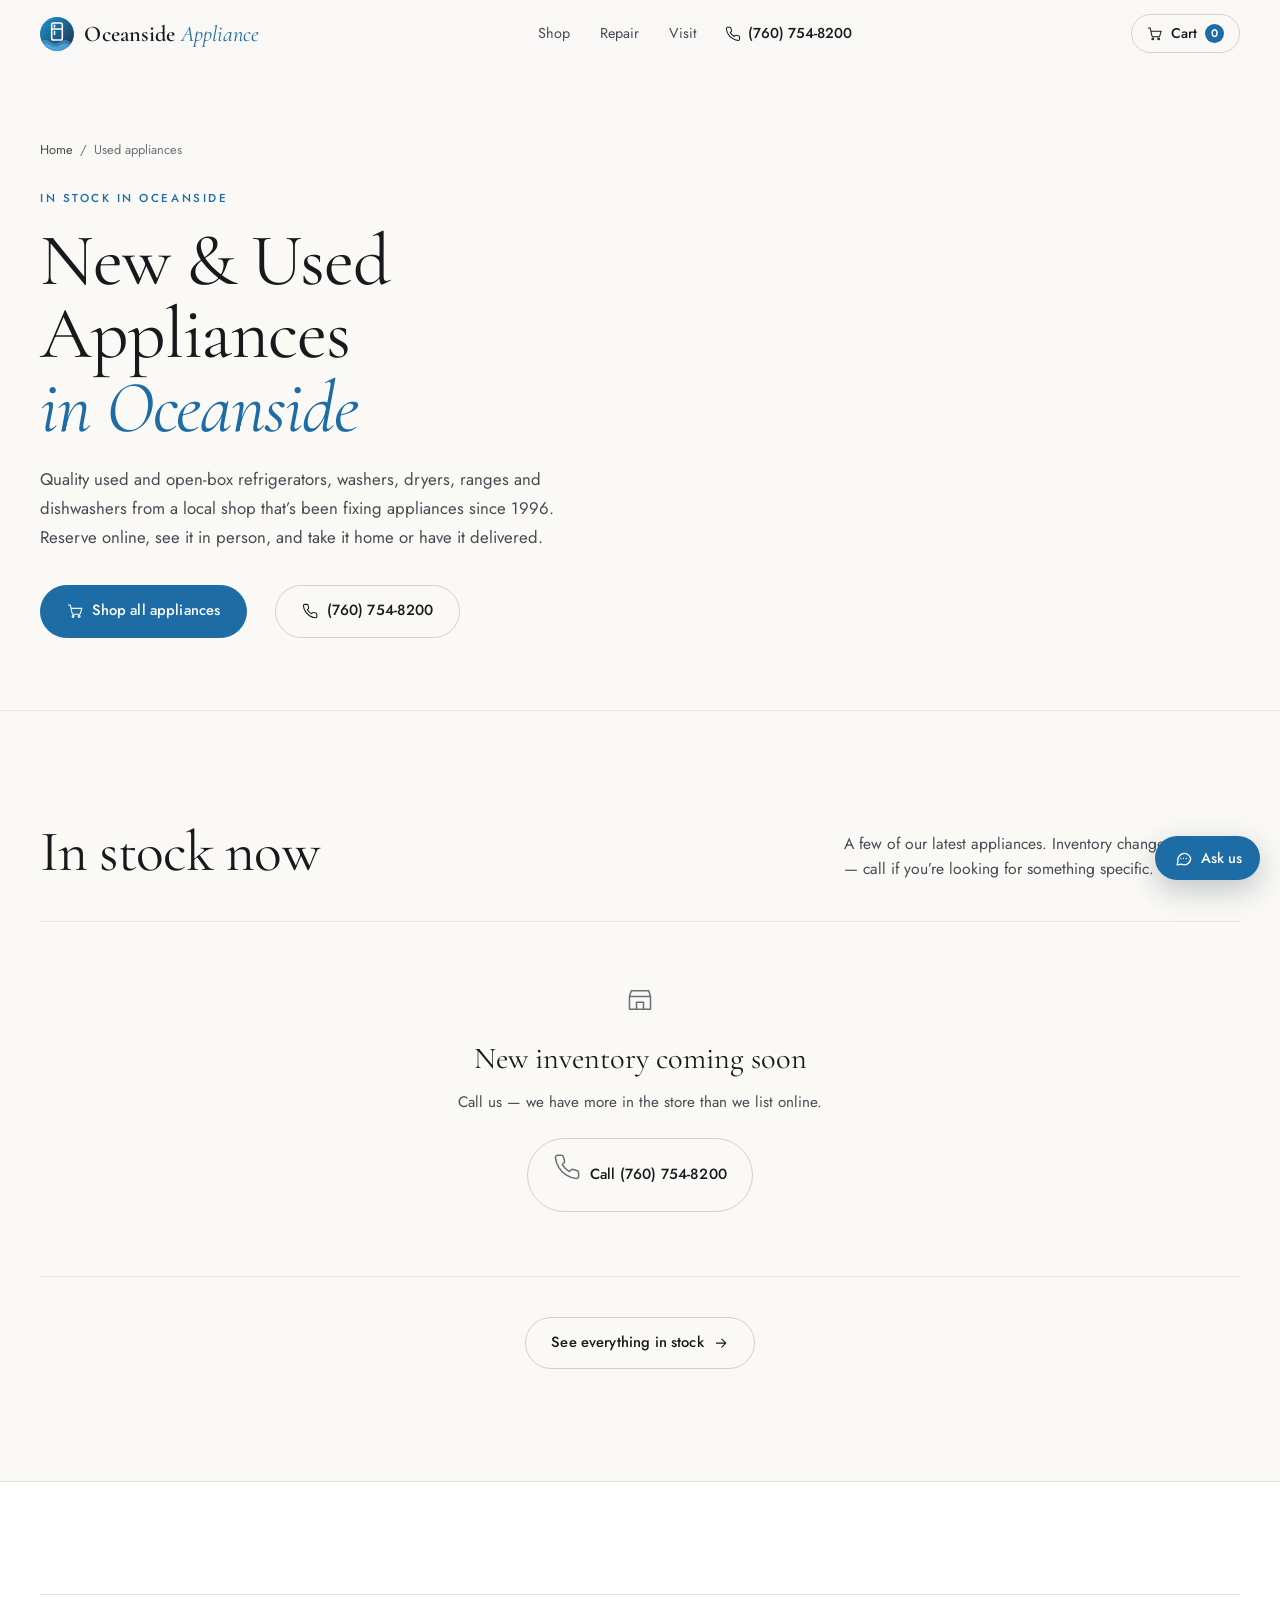
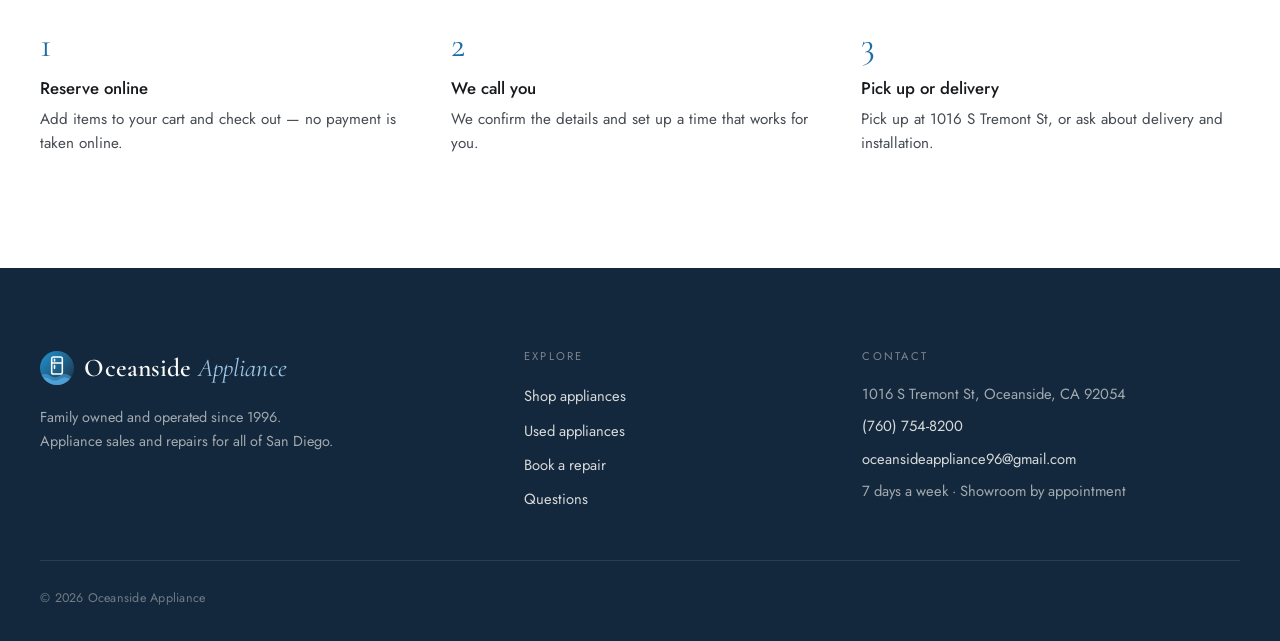
<file: services/used-appliances.html>
<!DOCTYPE html>
<html lang="en">
<head>
  <meta charset="UTF-8" />
  <meta name="viewport" content="width=device-width, initial-scale=1.0, viewport-fit=cover" />
  <title>Used Appliances for Sale in Oceanside, CA | Oceanside Appliance</title>
  <meta name="description" content="Quality used and open-box refrigerators, washers, dryers, ranges and dishwashers in Oceanside. Reserve online, see it in person, pickup or delivery. Call (760) 754-8200." />
  <meta name="theme-color" content="#faf9f6" />
  <link rel="canonical" href="https://farhant6.github.io/oceanside-appliance/services/used-appliances.html" />
  <meta property="og:type" content="website" />
  <meta property="og:site_name" content="Oceanside Appliance" />
  <meta property="og:title" content="Used Appliances for Sale in Oceanside, CA | Oceanside Appliance" />
  <meta property="og:description" content="Quality used and open-box refrigerators, washers, dryers, ranges and dishwashers in Oceanside. Reserve online, see it in person, pickup or delivery. Call (760) 754-8200." />
  <meta property="og:image" content="https://farhant6.github.io/oceanside-appliance/img/og-image.png" />
  <meta name="twitter:card" content="summary_large_image" />
  <link rel="icon" type="image/svg+xml" href="../img/favicon.svg" />
  <link rel="apple-touch-icon" href="../img/apple-touch-icon.png" />
  <link rel="preconnect" href="https://fonts.googleapis.com" />
  <link rel="preconnect" href="https://fonts.gstatic.com" crossorigin />
  <link rel="stylesheet" href="https://fonts.googleapis.com/css2?family=Cormorant+Garamond:ital,wght@0,400;0,500;0,600;1,400;1,500&family=Jost:wght@400;500;600&display=swap" />
  <link rel="stylesheet" href="../css/styles.css?v=12" />
  
</head>
<body class="subpage">
<!-- Generated by tools/build_pages.py — edit that file, not this one. -->
<!-- ======== ICON SPRITE ======== -->
<svg xmlns="http://www.w3.org/2000/svg" style="display:none" aria-hidden="true">
  <defs>
    <symbol id="i-refrigerator" viewBox="0 0 24 24"><rect x="5" y="2" width="14" height="20" rx="2"/><path d="M5 10h14M9 5.5v2M9 13v3"/></symbol>
    <symbol id="i-washer" viewBox="0 0 24 24"><rect x="4" y="2" width="16" height="20" rx="2"/><path d="M4 7h16"/><circle cx="12" cy="14" r="4.5"/><path d="M7.5 4.5h.01M10 4.5h.01"/></symbol>
    <symbol id="i-dryer" viewBox="0 0 24 24"><rect x="4" y="2" width="16" height="20" rx="2"/><path d="M4 7h16"/><circle cx="12" cy="14" r="4.5"/><path d="M10.2 14.2a1.8 1.8 0 1 1 1.8 1.8M7.5 4.5h.01"/></symbol>
    <symbol id="i-dishwasher" viewBox="0 0 24 24"><rect x="4" y="2" width="16" height="20" rx="2"/><path d="M4 7h16M8 4.5h4M8 11.5h8M8 15h8M8 18.5h8"/></symbol>
    <symbol id="i-oven" viewBox="0 0 24 24"><rect x="3" y="3" width="18" height="18" rx="2"/><path d="M3 8h18"/><rect x="7" y="11" width="10" height="7" rx="1"/><path d="M7 5.5h.01M10.5 5.5h.01M14 5.5h3"/></symbol>
    <symbol id="i-microwave" viewBox="0 0 24 24"><rect x="2" y="5" width="20" height="14" rx="2"/><rect x="5" y="8" width="10" height="8" rx="1"/><path d="M18.5 9h.01M18.5 12h.01M18.5 15h.01"/></symbol>
    <symbol id="i-freezer" viewBox="0 0 24 24"><rect x="5" y="2" width="14" height="20" rx="2"/><path d="M12 8v8M8.5 10l7 4M15.5 10l-7 4"/></symbol>
    <symbol id="i-vacuum" viewBox="0 0 24 24"><circle cx="8" cy="17" r="4"/><path d="M12 17h3a3 3 0 0 0 3-3V3M18 3h3M4 21h8"/></symbol>
    <symbol id="i-other" viewBox="0 0 24 24"><path d="M21 8 12 3 3 8v8l9 5 9-5V8Z"/><path d="m3 8 9 5 9-5M12 13v8"/></symbol>
    <symbol id="i-all" viewBox="0 0 24 24"><rect x="3" y="3" width="7" height="7" rx="1.5"/><rect x="14" y="3" width="7" height="7" rx="1.5"/><rect x="3" y="14" width="7" height="7" rx="1.5"/><rect x="14" y="14" width="7" height="7" rx="1.5"/></symbol>
    <symbol id="i-cart" viewBox="0 0 24 24"><circle cx="9" cy="20" r="1.4"/><circle cx="18" cy="20" r="1.4"/><path d="M2 3h3l2.6 12.2a2 2 0 0 0 2 1.6h8.2a2 2 0 0 0 2-1.5L22 8H6.2"/></symbol>
    <symbol id="i-phone" viewBox="0 0 24 24"><path d="M22 16.9v3a2 2 0 0 1-2.2 2 19.8 19.8 0 0 1-8.6-3.1 19.5 19.5 0 0 1-6-6A19.8 19.8 0 0 1 2.1 4.2 2 2 0 0 1 4.1 2h3a2 2 0 0 1 2 1.7c.1 1 .4 1.9.7 2.8a2 2 0 0 1-.5 2.1L8 9.9a16 16 0 0 0 6 6l1.3-1.3a2 2 0 0 1 2.1-.4c.9.3 1.8.6 2.8.7a2 2 0 0 1 1.7 2Z"/></symbol>
    <symbol id="i-pin" viewBox="0 0 24 24"><path d="M20 10c0 6-8 12-8 12S4 16 4 10a8 8 0 0 1 16 0Z"/><circle cx="12" cy="10" r="3"/></symbol>
    <symbol id="i-clock" viewBox="0 0 24 24"><circle cx="12" cy="12" r="10"/><path d="M12 6v6l4 2"/></symbol>
    <symbol id="i-mail" viewBox="0 0 24 24"><rect x="2" y="4" width="20" height="16" rx="2"/><path d="m22 7-10 6L2 7"/></symbol>
    <symbol id="i-wrench" viewBox="0 0 24 24"><path d="M14.7 6.3a1 1 0 0 0 0 1.4l1.6 1.6a1 1 0 0 0 1.4 0l3.8-3.8a6 6 0 0 1-7.9 7.9l-6.9 6.9a2.1 2.1 0 0 1-3-3l6.9-6.9a6 6 0 0 1 7.9-7.9l-3.8 3.8Z"/></symbol>
    <symbol id="i-truck" viewBox="0 0 24 24"><path d="M10 17h4V5H2v12h3M14 9h4l4 4v4h-2"/><circle cx="7.5" cy="17.5" r="2"/><circle cx="17.5" cy="17.5" r="2"/></symbol>
    <symbol id="i-store" viewBox="0 0 24 24"><path d="M3 9 4.5 4h15L21 9M3 9v11h18V9M3 9h18M9 20v-6h6v6"/></symbol>
    <symbol id="i-check" viewBox="0 0 24 24"><path d="M20 6 9 17l-5-5"/></symbol>
    <symbol id="i-check-circle" viewBox="0 0 24 24"><circle cx="12" cy="12" r="10"/><path d="m8 12.5 2.5 2.5L16 9.5"/></symbol>
    <symbol id="i-eye" viewBox="0 0 24 24"><path d="M2 12s3.5-7 10-7 10 7 10 7-3.5 7-10 7S2 12 2 12Z"/><circle cx="12" cy="12" r="3"/></symbol>
    <symbol id="i-shield" viewBox="0 0 24 24"><path d="M12 22s8-4 8-10V5l-8-3-8 3v7c0 6 8 10 8 10Z"/><path d="m9 12 2 2 4-4"/></symbol>
    <symbol id="i-bolt" viewBox="0 0 24 24"><path d="M13 2 3 14h9l-1 8 10-12h-9l1-8Z"/></symbol>
    <symbol id="i-calendar" viewBox="0 0 24 24"><rect x="3" y="4" width="18" height="18" rx="2"/><path d="M16 2v4M8 2v4M3 10h18"/></symbol>
    <symbol id="i-cash" viewBox="0 0 24 24"><rect x="2" y="6" width="20" height="12" rx="2"/><circle cx="12" cy="12" r="2.5"/><path d="M6 12h.01M18 12h.01"/></symbol>
    <symbol id="i-home" viewBox="0 0 24 24"><path d="m3 10 9-7 9 7v10a2 2 0 0 1-2 2H5a2 2 0 0 1-2-2V10Z"/><path d="M9 22V12h6v10"/></symbol>
    <symbol id="i-arrow-right" viewBox="0 0 24 24"><path d="M5 12h14M13 6l6 6-6 6"/></symbol>
    <symbol id="i-arrow-left" viewBox="0 0 24 24"><path d="M19 12H5M11 6l-6 6 6 6"/></symbol>
    <symbol id="i-x" viewBox="0 0 24 24"><path d="M18 6 6 18M6 6l12 12"/></symbol>
    <symbol id="i-plus" viewBox="0 0 24 24"><path d="M12 5v14M5 12h14"/></symbol>
    <symbol id="i-minus" viewBox="0 0 24 24"><path d="M5 12h14"/></symbol>
    <symbol id="i-trash" viewBox="0 0 24 24"><path d="M3 6h18M8 6V4h8v2M19 6l-1 14a2 2 0 0 1-2 2H8a2 2 0 0 1-2-2L5 6"/></symbol>
    <symbol id="i-search" viewBox="0 0 24 24"><circle cx="11" cy="11" r="7"/><path d="m20 20-3.5-3.5"/></symbol>
    <symbol id="i-sliders" viewBox="0 0 24 24"><path d="M4 21v-7M4 10V3M12 21v-9M12 8V3M20 21v-5M20 12V3M1 14h6M9 8h6M17 16h6"/></symbol>
    <symbol id="i-lock" viewBox="0 0 24 24"><rect x="4" y="11" width="16" height="11" rx="2"/><path d="M8 11V7a4 4 0 0 1 8 0v4"/></symbol>
    <symbol id="i-alert" viewBox="0 0 24 24"><circle cx="12" cy="12" r="10"/><path d="M12 8v4M12 16h.01"/></symbol>
    <symbol id="i-refresh" viewBox="0 0 24 24"><path d="M21 12a9 9 0 1 1-2.6-6.4L21 8M21 3v5h-5"/></symbol>
    <symbol id="i-award" viewBox="0 0 24 24"><circle cx="12" cy="9" r="6"/><path d="m8.5 14-1.5 8 5-3 5 3-1.5-8"/></symbol>

    <symbol id="i-edit" viewBox="0 0 24 24"><path d="M12 20h9M16.5 3.5a2.1 2.1 0 0 1 3 3L7 19l-4 1 1-4Z"/></symbol>
    <symbol id="i-camera" viewBox="0 0 24 24"><path d="M14.5 4h-5L7 7H4a2 2 0 0 0-2 2v9a2 2 0 0 0 2 2h16a2 2 0 0 0 2-2V9a2 2 0 0 0-2-2h-3Z"/><circle cx="12" cy="13" r="3.5"/></symbol>
    <symbol id="i-copy" viewBox="0 0 24 24"><rect x="9" y="9" width="13" height="13" rx="2"/><path d="M5 15H4a2 2 0 0 1-2-2V4a2 2 0 0 1 2-2h9a2 2 0 0 1 2 2v1"/></symbol>
    <symbol id="i-tag" viewBox="0 0 24 24"><path d="M20.6 13.4 13.4 20.6a2 2 0 0 1-2.8 0L2 12V2h10l8.6 8.6a2 2 0 0 1 0 2.8Z"/><path d="M7 7h.01"/></symbol>
    <symbol id="i-megaphone" viewBox="0 0 24 24"><path d="m3 11 18-5v12L3 14v-3ZM11.6 16.8a3 3 0 1 1-5.8-1.6"/></symbol>
    <symbol id="i-chart" viewBox="0 0 24 24"><path d="M3 3v18h18M7 16v-4M12 16V8M17 16v-7"/></symbol>
    <symbol id="i-dollar" viewBox="0 0 24 24"><path d="M12 2v20M17 5H9.5a3.5 3.5 0 0 0 0 7h5a3.5 3.5 0 0 1 0 7H6"/></symbol>
    <symbol id="i-book" viewBox="0 0 24 24"><path d="M4 19.5A2.5 2.5 0 0 1 6.5 17H20V2H6.5A2.5 2.5 0 0 0 4 4.5v15ZM4 19.5A2.5 2.5 0 0 0 6.5 22H20v-5"/></symbol>
    <symbol id="i-external" viewBox="0 0 24 24"><path d="M15 3h6v6M10 14 21 3M18 13v6a2 2 0 0 1-2 2H5a2 2 0 0 1-2-2V8a2 2 0 0 1 2-2h6"/></symbol>
    <symbol id="i-download" viewBox="0 0 24 24"><path d="M21 15v4a2 2 0 0 1-2 2H5a2 2 0 0 1-2-2v-4M7 10l5 5 5-5M12 15V3"/></symbol>
    <symbol id="i-share" viewBox="0 0 24 24"><circle cx="18" cy="5" r="3"/><circle cx="6" cy="12" r="3"/><circle cx="18" cy="19" r="3"/><path d="m8.6 13.5 6.8 4M15.4 6.5l-6.8 4"/></symbol>
    <symbol id="i-file" viewBox="0 0 24 24"><path d="M14 2H6a2 2 0 0 0-2 2v16a2 2 0 0 0 2 2h12a2 2 0 0 0 2-2V8Z"/><path d="M14 2v6h6M8 13h8M8 17h5"/></symbol>
    <symbol id="i-chevron-left" viewBox="0 0 24 24"><path d="m15 18-6-6 6-6"/></symbol>
    <symbol id="i-chevron-right" viewBox="0 0 24 24"><path d="m9 18 6-6-6-6"/></symbol>
    <symbol id="i-user" viewBox="0 0 24 24"><circle cx="12" cy="8" r="4"/><path d="M4 21a8 8 0 0 1 16 0"/></symbol>
    <symbol id="i-help" viewBox="0 0 24 24"><circle cx="12" cy="12" r="10"/><path d="M9.1 9a3 3 0 0 1 5.8 1c0 2-3 3-3 3M12 17h.01"/></symbol>
    <symbol id="i-chat" viewBox="0 0 24 24"><path d="M21 12a8 8 0 0 1-11.6 7.1L4 20l1-4.6A8 8 0 1 1 21 12Z"/><path d="M8.5 12h.01M12 12h.01M15.5 12h.01"/></symbol>
  </defs>
</svg>


<header class="navbar" id="navbar">
  <a href="../index.html" class="nav-logo" aria-label="Oceanside Appliance — home">
    <span class="logo-mark" aria-hidden="true"></span>
    <span class="nav-logo-text">Oceanside <span>Appliance</span></span>
  </a>
  <nav aria-label="Main">
    <ul class="nav-links" id="navLinks">
      <li><a href="../index.html#products">Shop</a></li>
      <li><a href="../index.html#repair">Repair</a></li>
      <li><a href="../index.html#visit">Visit</a></li>
      <li class="nav-phone"><a href="tel:+17607548200"><svg class="ic"><use href="#i-phone"/></svg>(760) 754-8200</a></li>
    </ul>
  </nav>
  <div class="nav-actions">
    <a class="nav-cart" href="../index.html#cart" aria-label="Open cart">
      <svg class="ic"><use href="#i-cart"/></svg><span class="nav-cart-label">Cart</span>
      <span class="cart-count" id="cartCountNav">0</span>
    </a>
    <button class="hamburger" id="hamburger" type="button" aria-label="Open menu" aria-expanded="false" aria-controls="navLinks">
      <span></span><span></span><span></span>
    </button>
  </div>
</header>

<main>
<section class="page-hero">
  <div class="section-inner">
    <nav class="crumbs" aria-label="Breadcrumb"><a href="../index.html">Home</a><span>/</span>Used appliances</nav>
    <div class="page-hero-grid">
      <div>
        <div class="section-tag"><svg class="ic"><use href="#i-store"/></svg> In stock in Oceanside</div>
        <h1 class="page-title">New &amp; Used Appliances <span>in Oceanside</span></h1>
        <p class="page-lead">Quality used and open-box refrigerators, washers, dryers, ranges and dishwashers from a local shop that’s been fixing appliances since 1996. Reserve online, see it in person, and take it home or have it delivered.</p>
        <div class="hero-actions">
          <a class="btn-primary" href="../index.html#products"><svg class="ic"><use href="#i-cart"/></svg>Shop all appliances</a>
          <a class="btn-outline" href="tel:+17607548200"><svg class="ic"><use href="#i-phone"/></svg>(760) 754-8200</a>
        </div>
      </div>
      <div class="page-hero-art" aria-hidden="true"><svg class="ic"><use href="#i-refrigerator"/></svg></div>
    </div>
  </div>
</section>

<section class="section">
  <div class="section-inner">
    <div class="section-header">
      <h2 class="section-title">In stock <span>now</span></h2>
      <p class="section-sub">A few of our latest appliances. Inventory changes quickly — call if you’re looking for something specific.</p>
    </div>
    <div class="products-grid" id="featuredGrid" data-limit="8"></div>
    <div class="center-cta"><a class="btn-outline" href="../index.html#products">See everything in stock<svg class="ic"><use href="#i-arrow-right"/></svg></a></div>
  </div>
</section>

<section class="section alt">
  <div class="section-inner steps">
    <div class="step"><span class="step-n">1</span><h3>Reserve online</h3><p>Add items to your cart and check out — no payment is taken online.</p></div>
    <div class="step"><span class="step-n">2</span><h3>We call you</h3><p>We confirm the details and set up a time that works for you.</p></div>
    <div class="step"><span class="step-n">3</span><h3>Pick up or delivery</h3><p>Pick up at 1016 S Tremont St, or ask about delivery and installation.</p></div>
  </div>
</section>
</main>

<!-- ======== FOOTER ======== -->
<footer class="footer" id="contact">
  <div class="footer-grid">
    <div class="footer-brand">
      <a href="../index.html" class="nav-logo">
        <span class="logo-mark" aria-hidden="true"></span>
        <span class="nav-logo-text">Oceanside <span>Appliance</span></span>
      </a>
      <p class="footer-desc">Family owned and operated since 1996. Appliance sales and repairs for all of San Diego.</p>
    </div>
    <div>
      <div class="footer-col-title">Explore</div>
      <ul class="footer-links">
        <li><a href="../index.html#products">Shop appliances</a></li>
        <li><a href="../services/used-appliances.html">Used appliances</a></li>
        <li><a href="../index.html#repair">Book a repair</a></li>
        <li><a href="../index.html#faq">Questions</a></li>
      </ul>
    </div>
    <div class="footer-contact">
      <div class="footer-col-title">Contact</div>
      <p>1016 S Tremont St, Oceanside, CA 92054</p>
      <p><a href="tel:+17607548200">(760) 754-8200</a></p>
      <p><a href="mailto:oceansideappliance96@gmail.com">oceansideappliance96@gmail.com</a></p>
      <p>7 days a week &middot; Showroom by appointment</p>
    </div>
  </div>
  <div class="footer-bottom">&copy; <span data-year>2026</span> Oceanside Appliance</div>
</footer>

<nav class="mobile-bar" aria-label="Quick actions">
  <a href="tel:+17607548200"><svg class="ic"><use href="#i-phone"/></svg>Call</a>
  <a href="../index.html#repair"><svg class="ic"><use href="#i-wrench"/></svg>Repair</a>
  <a href="../index.html#products"><svg class="ic"><use href="#i-store"/></svg>Shop</a>
  <a href="../index.html#cart"><svg class="ic"><use href="#i-cart"/></svg>Cart<span class="cart-count" id="cartCountMobile">0</span></a>
</nav>

<div class="toast" id="toast" role="status" aria-live="polite"></div>
<script src="../js/core.js?v=12"></script>
<script src="../js/site.js?v=12"></script>
<script src="../js/product-page.js?v=12"></script>
<script src="../js/chat.js?v=12"></script>
</body>
</html>
</file>
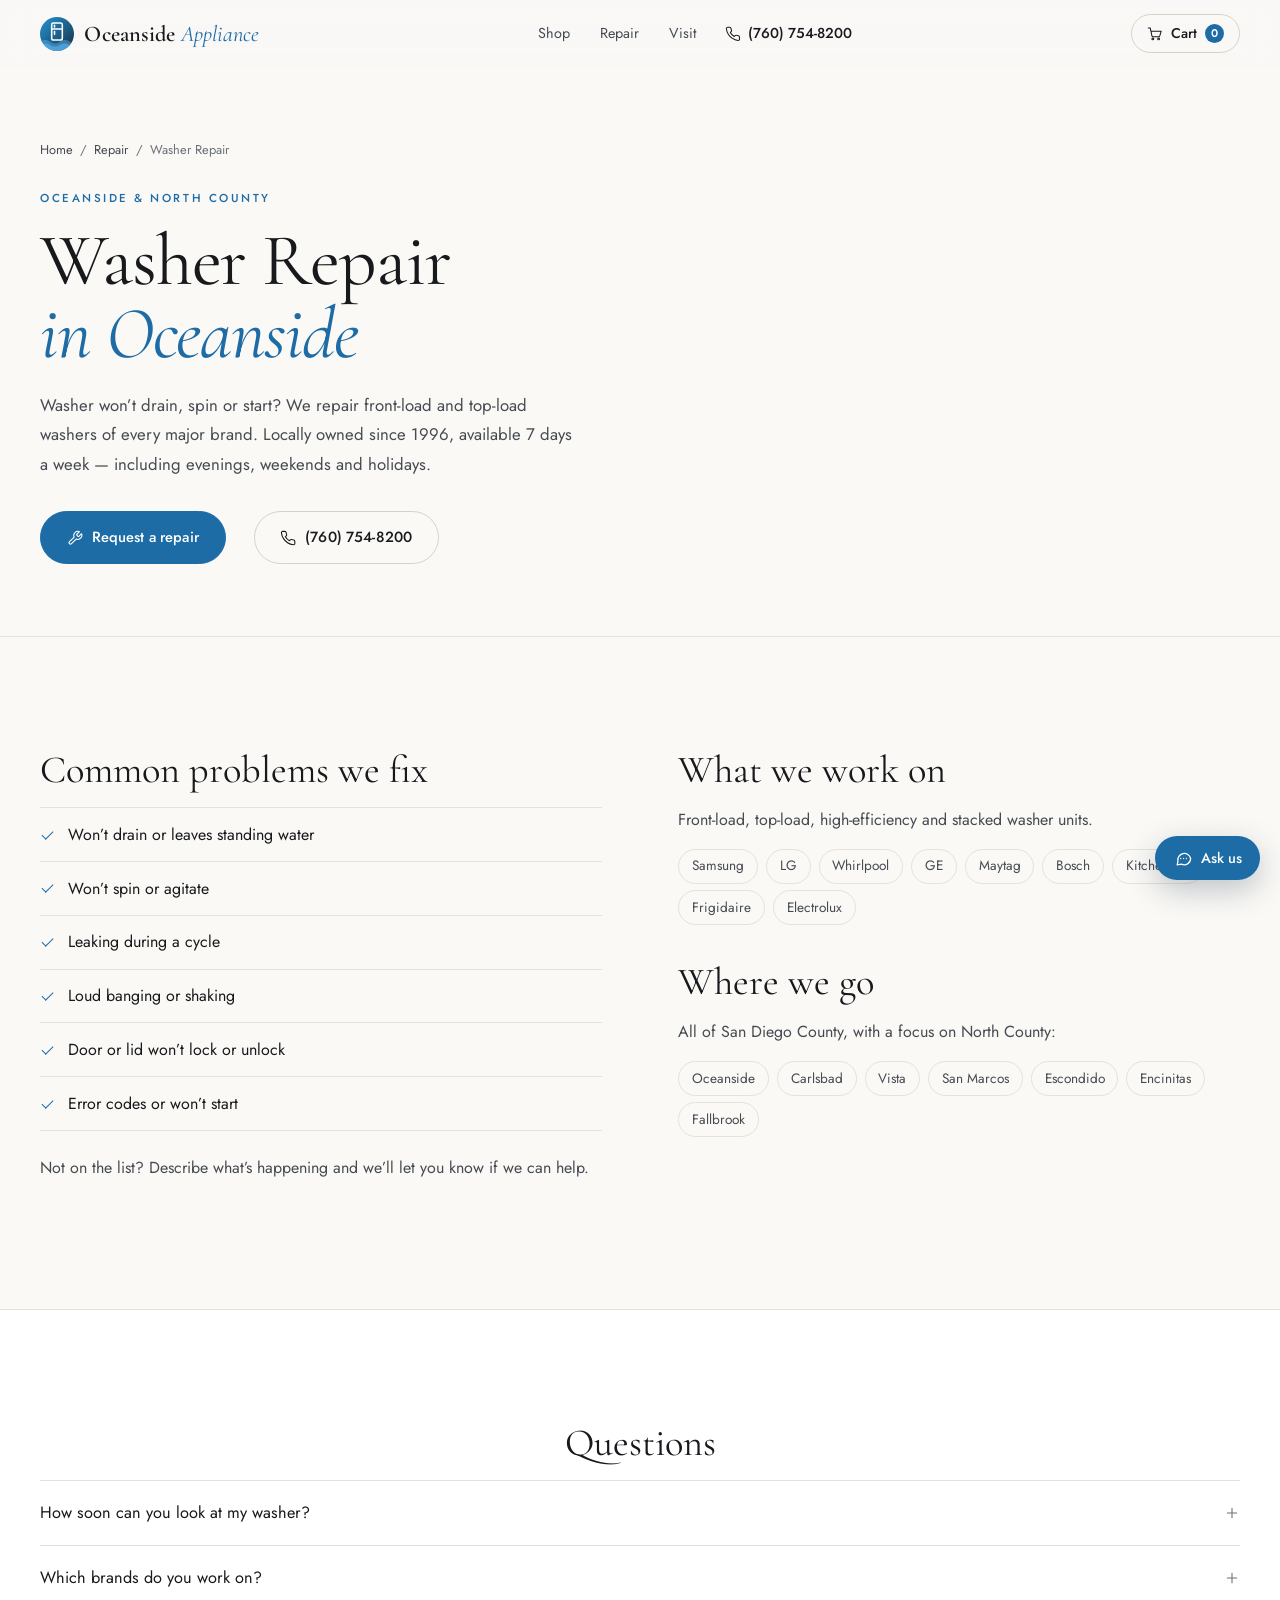
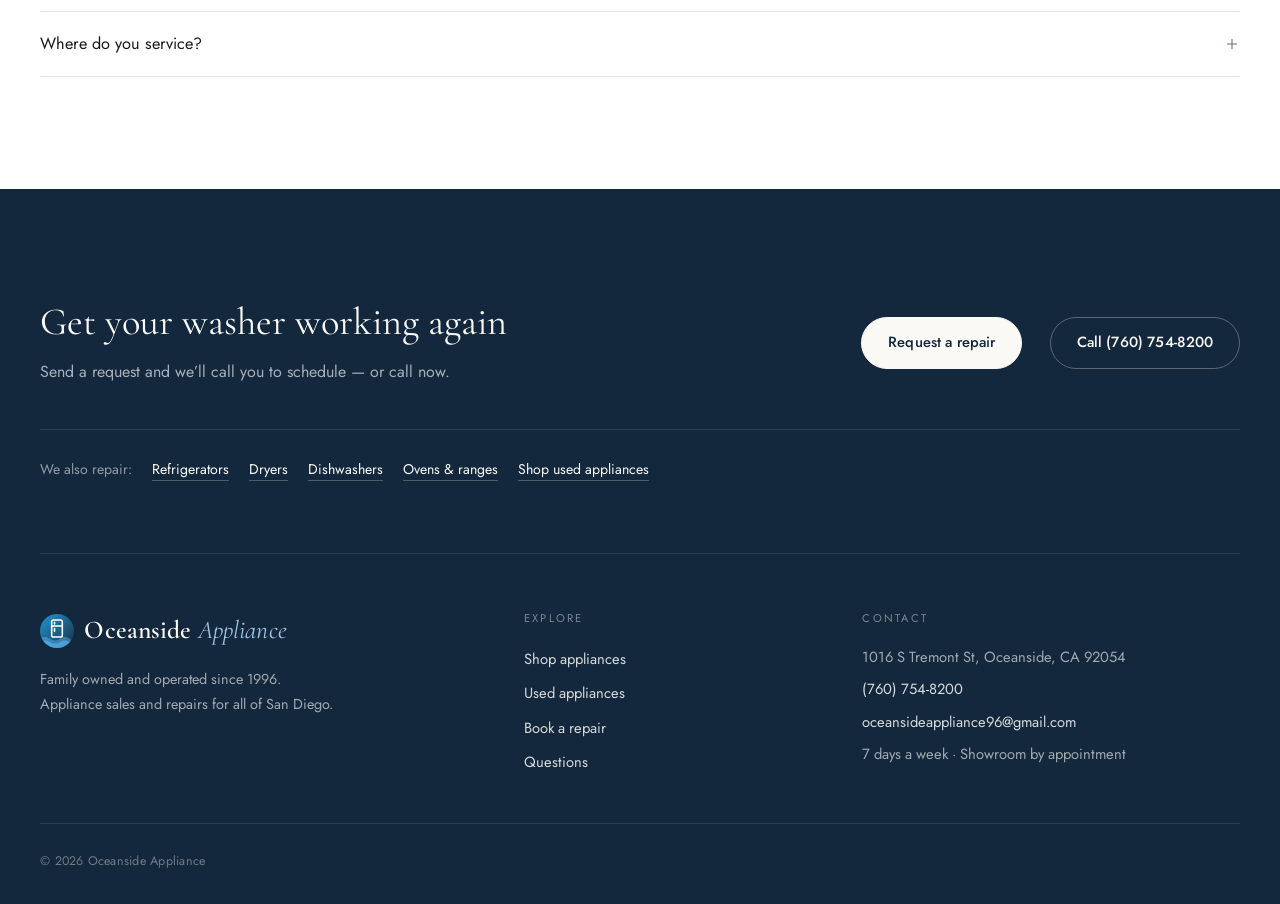
<file: services/washer-repair.html>
<!DOCTYPE html>
<html lang="en">
<head>
  <meta charset="UTF-8" />
  <meta name="viewport" content="width=device-width, initial-scale=1.0, viewport-fit=cover" />
  <title>Washer Repair in Oceanside &amp; North County San Diego | Oceanside Appliance</title>
  <meta name="description" content="Washer won’t drain, spin or start? We repair front-load and top-load washers of every major brand. Serving Oceanside, Carlsbad, Vista and all of San Diego since 1996. Call (760) 754-8200." />
  <meta name="theme-color" content="#faf9f6" />
  <link rel="canonical" href="https://farhant6.github.io/oceanside-appliance/services/washer-repair.html" />
  <meta property="og:type" content="website" />
  <meta property="og:site_name" content="Oceanside Appliance" />
  <meta property="og:title" content="Washer Repair in Oceanside &amp; North County San Diego | Oceanside Appliance" />
  <meta property="og:description" content="Washer won’t drain, spin or start? We repair front-load and top-load washers of every major brand. Serving Oceanside, Carlsbad, Vista and all of San Diego since 1996. Call (760) 754-8200." />
  <meta property="og:image" content="https://farhant6.github.io/oceanside-appliance/img/og-image.png" />
  <meta name="twitter:card" content="summary_large_image" />
  <link rel="icon" type="image/svg+xml" href="../img/favicon.svg" />
  <link rel="apple-touch-icon" href="../img/apple-touch-icon.png" />
  <link rel="preconnect" href="https://fonts.googleapis.com" />
  <link rel="preconnect" href="https://fonts.gstatic.com" crossorigin />
  <link rel="stylesheet" href="https://fonts.googleapis.com/css2?family=Cormorant+Garamond:ital,wght@0,400;0,500;0,600;1,400;1,500&family=Jost:wght@400;500;600&display=swap" />
  <link rel="stylesheet" href="../css/styles.css?v=12" />
  <script type="application/ld+json">{"@context": "https://schema.org", "@type": "Service", "serviceType": "Washer Repair", "provider": {"@type": "LocalBusiness", "name": "Oceanside Appliance", "telephone": "+1-760-754-8200", "address": {"@type": "PostalAddress", "streetAddress": "1016 S Tremont St", "addressLocality": "Oceanside", "addressRegion": "CA", "postalCode": "92054", "addressCountry": "US"}}, "areaServed": [{"@type": "City", "name": "Oceanside"}, {"@type": "City", "name": "Carlsbad"}, {"@type": "City", "name": "Vista"}, {"@type": "City", "name": "San Marcos"}, {"@type": "City", "name": "Escondido"}, {"@type": "City", "name": "Encinitas"}, {"@type": "City", "name": "Fallbrook"}]}</script>
  <script type="application/ld+json">{"@context": "https://schema.org", "@type": "FAQPage", "mainEntity": [{"@type": "Question", "name": "How soon can you look at my washer?", "acceptedAnswer": {"@type": "Answer", "text": "Same-day service is often available, 7 days a week — including evenings, weekends and holidays. Call or send a request and we’ll give you the earliest time."}}, {"@type": "Question", "name": "Which brands do you work on?", "acceptedAnswer": {"@type": "Answer", "text": "All major brands, including Samsung, LG, Whirlpool, GE, Maytag, Bosch, KitchenAid, Frigidaire and Electrolux."}}, {"@type": "Question", "name": "Where do you service?", "acceptedAnswer": {"@type": "Answer", "text": "All of San Diego County with a focus on North County — Oceanside, Carlsbad, Vista, San Marcos, Escondido, Encinitas and Fallbrook."}}]}</script>
</head>
<body class="subpage">
<!-- Generated by tools/build_pages.py — edit that file, not this one. -->
<!-- ======== ICON SPRITE ======== -->
<svg xmlns="http://www.w3.org/2000/svg" style="display:none" aria-hidden="true">
  <defs>
    <symbol id="i-refrigerator" viewBox="0 0 24 24"><rect x="5" y="2" width="14" height="20" rx="2"/><path d="M5 10h14M9 5.5v2M9 13v3"/></symbol>
    <symbol id="i-washer" viewBox="0 0 24 24"><rect x="4" y="2" width="16" height="20" rx="2"/><path d="M4 7h16"/><circle cx="12" cy="14" r="4.5"/><path d="M7.5 4.5h.01M10 4.5h.01"/></symbol>
    <symbol id="i-dryer" viewBox="0 0 24 24"><rect x="4" y="2" width="16" height="20" rx="2"/><path d="M4 7h16"/><circle cx="12" cy="14" r="4.5"/><path d="M10.2 14.2a1.8 1.8 0 1 1 1.8 1.8M7.5 4.5h.01"/></symbol>
    <symbol id="i-dishwasher" viewBox="0 0 24 24"><rect x="4" y="2" width="16" height="20" rx="2"/><path d="M4 7h16M8 4.5h4M8 11.5h8M8 15h8M8 18.5h8"/></symbol>
    <symbol id="i-oven" viewBox="0 0 24 24"><rect x="3" y="3" width="18" height="18" rx="2"/><path d="M3 8h18"/><rect x="7" y="11" width="10" height="7" rx="1"/><path d="M7 5.5h.01M10.5 5.5h.01M14 5.5h3"/></symbol>
    <symbol id="i-microwave" viewBox="0 0 24 24"><rect x="2" y="5" width="20" height="14" rx="2"/><rect x="5" y="8" width="10" height="8" rx="1"/><path d="M18.5 9h.01M18.5 12h.01M18.5 15h.01"/></symbol>
    <symbol id="i-freezer" viewBox="0 0 24 24"><rect x="5" y="2" width="14" height="20" rx="2"/><path d="M12 8v8M8.5 10l7 4M15.5 10l-7 4"/></symbol>
    <symbol id="i-vacuum" viewBox="0 0 24 24"><circle cx="8" cy="17" r="4"/><path d="M12 17h3a3 3 0 0 0 3-3V3M18 3h3M4 21h8"/></symbol>
    <symbol id="i-other" viewBox="0 0 24 24"><path d="M21 8 12 3 3 8v8l9 5 9-5V8Z"/><path d="m3 8 9 5 9-5M12 13v8"/></symbol>
    <symbol id="i-all" viewBox="0 0 24 24"><rect x="3" y="3" width="7" height="7" rx="1.5"/><rect x="14" y="3" width="7" height="7" rx="1.5"/><rect x="3" y="14" width="7" height="7" rx="1.5"/><rect x="14" y="14" width="7" height="7" rx="1.5"/></symbol>
    <symbol id="i-cart" viewBox="0 0 24 24"><circle cx="9" cy="20" r="1.4"/><circle cx="18" cy="20" r="1.4"/><path d="M2 3h3l2.6 12.2a2 2 0 0 0 2 1.6h8.2a2 2 0 0 0 2-1.5L22 8H6.2"/></symbol>
    <symbol id="i-phone" viewBox="0 0 24 24"><path d="M22 16.9v3a2 2 0 0 1-2.2 2 19.8 19.8 0 0 1-8.6-3.1 19.5 19.5 0 0 1-6-6A19.8 19.8 0 0 1 2.1 4.2 2 2 0 0 1 4.1 2h3a2 2 0 0 1 2 1.7c.1 1 .4 1.9.7 2.8a2 2 0 0 1-.5 2.1L8 9.9a16 16 0 0 0 6 6l1.3-1.3a2 2 0 0 1 2.1-.4c.9.3 1.8.6 2.8.7a2 2 0 0 1 1.7 2Z"/></symbol>
    <symbol id="i-pin" viewBox="0 0 24 24"><path d="M20 10c0 6-8 12-8 12S4 16 4 10a8 8 0 0 1 16 0Z"/><circle cx="12" cy="10" r="3"/></symbol>
    <symbol id="i-clock" viewBox="0 0 24 24"><circle cx="12" cy="12" r="10"/><path d="M12 6v6l4 2"/></symbol>
    <symbol id="i-mail" viewBox="0 0 24 24"><rect x="2" y="4" width="20" height="16" rx="2"/><path d="m22 7-10 6L2 7"/></symbol>
    <symbol id="i-wrench" viewBox="0 0 24 24"><path d="M14.7 6.3a1 1 0 0 0 0 1.4l1.6 1.6a1 1 0 0 0 1.4 0l3.8-3.8a6 6 0 0 1-7.9 7.9l-6.9 6.9a2.1 2.1 0 0 1-3-3l6.9-6.9a6 6 0 0 1 7.9-7.9l-3.8 3.8Z"/></symbol>
    <symbol id="i-truck" viewBox="0 0 24 24"><path d="M10 17h4V5H2v12h3M14 9h4l4 4v4h-2"/><circle cx="7.5" cy="17.5" r="2"/><circle cx="17.5" cy="17.5" r="2"/></symbol>
    <symbol id="i-store" viewBox="0 0 24 24"><path d="M3 9 4.5 4h15L21 9M3 9v11h18V9M3 9h18M9 20v-6h6v6"/></symbol>
    <symbol id="i-check" viewBox="0 0 24 24"><path d="M20 6 9 17l-5-5"/></symbol>
    <symbol id="i-check-circle" viewBox="0 0 24 24"><circle cx="12" cy="12" r="10"/><path d="m8 12.5 2.5 2.5L16 9.5"/></symbol>
    <symbol id="i-eye" viewBox="0 0 24 24"><path d="M2 12s3.5-7 10-7 10 7 10 7-3.5 7-10 7S2 12 2 12Z"/><circle cx="12" cy="12" r="3"/></symbol>
    <symbol id="i-shield" viewBox="0 0 24 24"><path d="M12 22s8-4 8-10V5l-8-3-8 3v7c0 6 8 10 8 10Z"/><path d="m9 12 2 2 4-4"/></symbol>
    <symbol id="i-bolt" viewBox="0 0 24 24"><path d="M13 2 3 14h9l-1 8 10-12h-9l1-8Z"/></symbol>
    <symbol id="i-calendar" viewBox="0 0 24 24"><rect x="3" y="4" width="18" height="18" rx="2"/><path d="M16 2v4M8 2v4M3 10h18"/></symbol>
    <symbol id="i-cash" viewBox="0 0 24 24"><rect x="2" y="6" width="20" height="12" rx="2"/><circle cx="12" cy="12" r="2.5"/><path d="M6 12h.01M18 12h.01"/></symbol>
    <symbol id="i-home" viewBox="0 0 24 24"><path d="m3 10 9-7 9 7v10a2 2 0 0 1-2 2H5a2 2 0 0 1-2-2V10Z"/><path d="M9 22V12h6v10"/></symbol>
    <symbol id="i-arrow-right" viewBox="0 0 24 24"><path d="M5 12h14M13 6l6 6-6 6"/></symbol>
    <symbol id="i-arrow-left" viewBox="0 0 24 24"><path d="M19 12H5M11 6l-6 6 6 6"/></symbol>
    <symbol id="i-x" viewBox="0 0 24 24"><path d="M18 6 6 18M6 6l12 12"/></symbol>
    <symbol id="i-plus" viewBox="0 0 24 24"><path d="M12 5v14M5 12h14"/></symbol>
    <symbol id="i-minus" viewBox="0 0 24 24"><path d="M5 12h14"/></symbol>
    <symbol id="i-trash" viewBox="0 0 24 24"><path d="M3 6h18M8 6V4h8v2M19 6l-1 14a2 2 0 0 1-2 2H8a2 2 0 0 1-2-2L5 6"/></symbol>
    <symbol id="i-search" viewBox="0 0 24 24"><circle cx="11" cy="11" r="7"/><path d="m20 20-3.5-3.5"/></symbol>
    <symbol id="i-sliders" viewBox="0 0 24 24"><path d="M4 21v-7M4 10V3M12 21v-9M12 8V3M20 21v-5M20 12V3M1 14h6M9 8h6M17 16h6"/></symbol>
    <symbol id="i-lock" viewBox="0 0 24 24"><rect x="4" y="11" width="16" height="11" rx="2"/><path d="M8 11V7a4 4 0 0 1 8 0v4"/></symbol>
    <symbol id="i-alert" viewBox="0 0 24 24"><circle cx="12" cy="12" r="10"/><path d="M12 8v4M12 16h.01"/></symbol>
    <symbol id="i-refresh" viewBox="0 0 24 24"><path d="M21 12a9 9 0 1 1-2.6-6.4L21 8M21 3v5h-5"/></symbol>
    <symbol id="i-award" viewBox="0 0 24 24"><circle cx="12" cy="9" r="6"/><path d="m8.5 14-1.5 8 5-3 5 3-1.5-8"/></symbol>

    <symbol id="i-edit" viewBox="0 0 24 24"><path d="M12 20h9M16.5 3.5a2.1 2.1 0 0 1 3 3L7 19l-4 1 1-4Z"/></symbol>
    <symbol id="i-camera" viewBox="0 0 24 24"><path d="M14.5 4h-5L7 7H4a2 2 0 0 0-2 2v9a2 2 0 0 0 2 2h16a2 2 0 0 0 2-2V9a2 2 0 0 0-2-2h-3Z"/><circle cx="12" cy="13" r="3.5"/></symbol>
    <symbol id="i-copy" viewBox="0 0 24 24"><rect x="9" y="9" width="13" height="13" rx="2"/><path d="M5 15H4a2 2 0 0 1-2-2V4a2 2 0 0 1 2-2h9a2 2 0 0 1 2 2v1"/></symbol>
    <symbol id="i-tag" viewBox="0 0 24 24"><path d="M20.6 13.4 13.4 20.6a2 2 0 0 1-2.8 0L2 12V2h10l8.6 8.6a2 2 0 0 1 0 2.8Z"/><path d="M7 7h.01"/></symbol>
    <symbol id="i-megaphone" viewBox="0 0 24 24"><path d="m3 11 18-5v12L3 14v-3ZM11.6 16.8a3 3 0 1 1-5.8-1.6"/></symbol>
    <symbol id="i-chart" viewBox="0 0 24 24"><path d="M3 3v18h18M7 16v-4M12 16V8M17 16v-7"/></symbol>
    <symbol id="i-dollar" viewBox="0 0 24 24"><path d="M12 2v20M17 5H9.5a3.5 3.5 0 0 0 0 7h5a3.5 3.5 0 0 1 0 7H6"/></symbol>
    <symbol id="i-book" viewBox="0 0 24 24"><path d="M4 19.5A2.5 2.5 0 0 1 6.5 17H20V2H6.5A2.5 2.5 0 0 0 4 4.5v15ZM4 19.5A2.5 2.5 0 0 0 6.5 22H20v-5"/></symbol>
    <symbol id="i-external" viewBox="0 0 24 24"><path d="M15 3h6v6M10 14 21 3M18 13v6a2 2 0 0 1-2 2H5a2 2 0 0 1-2-2V8a2 2 0 0 1 2-2h6"/></symbol>
    <symbol id="i-download" viewBox="0 0 24 24"><path d="M21 15v4a2 2 0 0 1-2 2H5a2 2 0 0 1-2-2v-4M7 10l5 5 5-5M12 15V3"/></symbol>
    <symbol id="i-share" viewBox="0 0 24 24"><circle cx="18" cy="5" r="3"/><circle cx="6" cy="12" r="3"/><circle cx="18" cy="19" r="3"/><path d="m8.6 13.5 6.8 4M15.4 6.5l-6.8 4"/></symbol>
    <symbol id="i-file" viewBox="0 0 24 24"><path d="M14 2H6a2 2 0 0 0-2 2v16a2 2 0 0 0 2 2h12a2 2 0 0 0 2-2V8Z"/><path d="M14 2v6h6M8 13h8M8 17h5"/></symbol>
    <symbol id="i-chevron-left" viewBox="0 0 24 24"><path d="m15 18-6-6 6-6"/></symbol>
    <symbol id="i-chevron-right" viewBox="0 0 24 24"><path d="m9 18 6-6-6-6"/></symbol>
    <symbol id="i-user" viewBox="0 0 24 24"><circle cx="12" cy="8" r="4"/><path d="M4 21a8 8 0 0 1 16 0"/></symbol>
    <symbol id="i-help" viewBox="0 0 24 24"><circle cx="12" cy="12" r="10"/><path d="M9.1 9a3 3 0 0 1 5.8 1c0 2-3 3-3 3M12 17h.01"/></symbol>
    <symbol id="i-chat" viewBox="0 0 24 24"><path d="M21 12a8 8 0 0 1-11.6 7.1L4 20l1-4.6A8 8 0 1 1 21 12Z"/><path d="M8.5 12h.01M12 12h.01M15.5 12h.01"/></symbol>
  </defs>
</svg>


<header class="navbar" id="navbar">
  <a href="../index.html" class="nav-logo" aria-label="Oceanside Appliance — home">
    <span class="logo-mark" aria-hidden="true"></span>
    <span class="nav-logo-text">Oceanside <span>Appliance</span></span>
  </a>
  <nav aria-label="Main">
    <ul class="nav-links" id="navLinks">
      <li><a href="../index.html#products">Shop</a></li>
      <li><a href="../index.html#repair">Repair</a></li>
      <li><a href="../index.html#visit">Visit</a></li>
      <li class="nav-phone"><a href="tel:+17607548200"><svg class="ic"><use href="#i-phone"/></svg>(760) 754-8200</a></li>
    </ul>
  </nav>
  <div class="nav-actions">
    <a class="nav-cart" href="../index.html#cart" aria-label="Open cart">
      <svg class="ic"><use href="#i-cart"/></svg><span class="nav-cart-label">Cart</span>
      <span class="cart-count" id="cartCountNav">0</span>
    </a>
    <button class="hamburger" id="hamburger" type="button" aria-label="Open menu" aria-expanded="false" aria-controls="navLinks">
      <span></span><span></span><span></span>
    </button>
  </div>
</header>

<main>
<section class="page-hero">
  <div class="section-inner">
    <nav class="crumbs" aria-label="Breadcrumb"><a href="../index.html">Home</a><span>/</span><a href="../index.html#repair">Repair</a><span>/</span>Washer Repair</nav>
    <div class="page-hero-grid">
      <div>
        <div class="section-tag"><svg class="ic"><use href="#i-washer"/></svg> Oceanside &amp; North County</div>
        <h1 class="page-title">Washer Repair <span>in Oceanside</span></h1>
        <p class="page-lead">Washer won’t drain, spin or start? We repair front-load and top-load washers of every major brand. Locally owned since 1996, available 7 days a week — including evenings, weekends and holidays.</p>
        <div class="hero-actions">
          <a class="btn-primary" href="../index.html?appliance=washer#repair"><svg class="ic"><use href="#i-wrench"/></svg>Request a repair</a>
          <a class="btn-outline" href="tel:+17607548200"><svg class="ic"><use href="#i-phone"/></svg>(760) 754-8200</a>
        </div>
      </div>
      <div class="page-hero-art" aria-hidden="true"><svg class="ic"><use href="#i-washer"/></svg></div>
    </div>
  </div>
</section>

<section class="section">
  <div class="section-inner content-grid">
    <div>
      <h2 class="content-h">Common problems we fix</h2>
      <ul class="check-list">
          <li>Won’t drain or leaves standing water</li>
          <li>Won’t spin or agitate</li>
          <li>Leaking during a cycle</li>
          <li>Loud banging or shaking</li>
          <li>Door or lid won’t lock or unlock</li>
          <li>Error codes or won’t start</li>
      </ul>
      <p class="content-p">Not on the list? Describe what’s happening and we’ll let you know if we can help.</p>
    </div>
    <div>
      <h2 class="content-h">What we work on</h2>
      <p class="content-p">Front-load, top-load, high-efficiency and stacked washer units.</p>
      <div class="brand-chips"><span>Samsung</span><span>LG</span><span>Whirlpool</span><span>GE</span><span>Maytag</span><span>Bosch</span><span>KitchenAid</span><span>Frigidaire</span><span>Electrolux</span></div>
      <h2 class="content-h">Where we go</h2>
      <p class="content-p">All of San Diego County, with a focus on North County:</p>
      <div class="brand-chips"><span>Oceanside</span><span>Carlsbad</span><span>Vista</span><span>San Marcos</span><span>Escondido</span><span>Encinitas</span><span>Fallbrook</span></div>
    </div>
  </div>
</section>

<section class="section alt">
  <div class="section-inner faq-layout">
    <h2 class="content-h center">Questions</h2>
    <div class="faq-list">
      <details class="faq-item"><summary>How soon can you look at my washer?<svg class="ic"><use href="#i-plus"/></svg></summary><div class="faq-a">Same-day service is often available, 7 days a week — including evenings, weekends and holidays. Call or send a request and we’ll give you the earliest time.</div></details>
      <details class="faq-item"><summary>Which brands do you work on?<svg class="ic"><use href="#i-plus"/></svg></summary><div class="faq-a">All major brands, including Samsung, LG, Whirlpool, GE, Maytag, Bosch, KitchenAid, Frigidaire and Electrolux.</div></details>
      <details class="faq-item"><summary>Where do you service?<svg class="ic"><use href="#i-plus"/></svg></summary><div class="faq-a">All of San Diego County with a focus on North County — Oceanside, Carlsbad, Vista, San Marcos, Escondido, Encinitas and Fallbrook.</div></details>
    </div>
  </div>
</section>

<section class="section cta-band">
  <div class="section-inner cta-inner">
    <div>
      <h2 class="content-h">Get your washer working again</h2>
      <p class="content-p">Send a request and we’ll call you to schedule — or call now.</p>
    </div>
    <div class="hero-actions">
      <a class="btn-primary" href="../index.html?appliance=washer#repair">Request a repair</a>
      <a class="btn-outline" href="tel:+17607548200">Call (760) 754-8200</a>
    </div>
  </div>
  <div class="section-inner other-services">
    <span>We also repair:</span>
    <a href="refrigerator-repair.html"><svg class="ic"><use href="#i-refrigerator"/></svg>Refrigerators</a> <a href="dryer-repair.html"><svg class="ic"><use href="#i-dryer"/></svg>Dryers</a> <a href="dishwasher-repair.html"><svg class="ic"><use href="#i-dishwasher"/></svg>Dishwashers</a> <a href="oven-range-repair.html"><svg class="ic"><use href="#i-oven"/></svg>Ovens &amp; ranges</a>
    <a href="used-appliances.html"><svg class="ic"><use href="#i-store"/></svg>Shop used appliances</a>
  </div>
</section>
</main>

<!-- ======== FOOTER ======== -->
<footer class="footer" id="contact">
  <div class="footer-grid">
    <div class="footer-brand">
      <a href="../index.html" class="nav-logo">
        <span class="logo-mark" aria-hidden="true"></span>
        <span class="nav-logo-text">Oceanside <span>Appliance</span></span>
      </a>
      <p class="footer-desc">Family owned and operated since 1996. Appliance sales and repairs for all of San Diego.</p>
    </div>
    <div>
      <div class="footer-col-title">Explore</div>
      <ul class="footer-links">
        <li><a href="../index.html#products">Shop appliances</a></li>
        <li><a href="../services/used-appliances.html">Used appliances</a></li>
        <li><a href="../index.html#repair">Book a repair</a></li>
        <li><a href="../index.html#faq">Questions</a></li>
      </ul>
    </div>
    <div class="footer-contact">
      <div class="footer-col-title">Contact</div>
      <p>1016 S Tremont St, Oceanside, CA 92054</p>
      <p><a href="tel:+17607548200">(760) 754-8200</a></p>
      <p><a href="mailto:oceansideappliance96@gmail.com">oceansideappliance96@gmail.com</a></p>
      <p>7 days a week &middot; Showroom by appointment</p>
    </div>
  </div>
  <div class="footer-bottom">&copy; <span data-year>2026</span> Oceanside Appliance</div>
</footer>

<nav class="mobile-bar" aria-label="Quick actions">
  <a href="tel:+17607548200"><svg class="ic"><use href="#i-phone"/></svg>Call</a>
  <a href="../index.html#repair"><svg class="ic"><use href="#i-wrench"/></svg>Repair</a>
  <a href="../index.html#products"><svg class="ic"><use href="#i-store"/></svg>Shop</a>
  <a href="../index.html#cart"><svg class="ic"><use href="#i-cart"/></svg>Cart<span class="cart-count" id="cartCountMobile">0</span></a>
</nav>

<div class="toast" id="toast" role="status" aria-live="polite"></div>
<script src="../js/core.js?v=12"></script>
<script src="../js/site.js?v=12"></script>

<script src="../js/chat.js?v=12"></script>
</body>
</html>
</file>
<file: css/styles.css>
/* ============================================
   OCEANSIDE APPLIANCE — SITE STYLES
   Quiet and modern: warm paper, ink text, one deep-sea accent, hairlines
   instead of boxes, and plenty of room. (The staff panel has its own
   stylesheet: staff-9k2x/base.css + admin.css.)
   ============================================ */

:root {
  --paper:   #faf9f6;   /* page */
  --surface: #ffffff;   /* cards, panels, inputs */
  --tint:    #f1efea;   /* photo backgrounds, subtle fills */
  --line:    #e6e2db;   /* hairlines */
  --line-2:  #d6d1c8;
  --ink:     #17191c;   /* text, primary buttons */
  --ink-2:   #464b52;   /* body copy */
  --ink-3:   #6a7077;   /* muted (4.6:1 on paper) */
  --accent:  #1d6ca6;   /* ocean blue — buttons, labels, highlights */
  --accent-2:#2a80bd;
  --accent-deep: #155582;
  --night:   #13283d;   /* footer + dark bands */
  --sky-tint:#eaf2f9;
  --warm:    #9a5b16;   /* "only 1 left" */
  --ok:      #2f6f4f;
  --danger:  #a23a2c;

  /* Older names still used by a few scripts and the generated pages */
  --navy: var(--ink); --ocean: var(--accent); --white: var(--surface); --off-white: var(--paper);
  --gray-light: var(--line); --gray-mid: var(--ink-3); --gray-dark: var(--ink-2); --sky: var(--tint); --sky-deep: var(--line-2);
  --success: var(--ok);

  --font-display: 'Cormorant Garamond', Georgia, 'Times New Roman', serif;
  --font-body:    'Jost', system-ui, -apple-system, 'Segoe UI', sans-serif;

  --radius: 10px;
  --radius-lg: 16px;
  --shadow: 0 24px 60px rgba(23,25,28,.14);
  --ease: cubic-bezier(.22, 1, .36, 1);
  --transition: .3s var(--ease);
  --nav-h: 68px;
  --wrap: 1200px;
  --gutter: clamp(1.25rem, 4vw, 2.5rem);
}

/* ── Base ── */
*, *::before, *::after { box-sizing: border-box; margin: 0; padding: 0; }
html { scroll-behavior: smooth; scroll-padding-top: calc(var(--nav-h) + 16px); -webkit-text-size-adjust: 100%; }
body { font-family: var(--font-body); font-size: 16px; background: var(--paper); color: var(--ink); line-height: 1.6; overflow-x: hidden; -webkit-font-smoothing: antialiased; }
img { max-width: 100%; display: block; }
button { font: inherit; color: inherit; }
a { color: var(--accent); text-underline-offset: .2em; }
[hidden] { display: none !important; }
::selection { background: var(--accent); color: #fff; }
:focus-visible { outline: 2px solid var(--accent); outline-offset: 3px; border-radius: 4px; }
.ic { width: 1.1em; height: 1.1em; flex-shrink: 0; fill: none; stroke: currentColor; stroke-width: 1.6; stroke-linecap: round; stroke-linejoin: round; vertical-align: -0.18em; }
.sr-only { position: absolute; width: 1px; height: 1px; padding: 0; margin: -1px; overflow: hidden; clip: rect(0,0,0,0); white-space: nowrap; border: 0; }
.hp { position: absolute; left: -9999px; width: 1px; height: 1px; overflow: hidden; }
.skip-link { position: absolute; left: 1rem; top: -3rem; background: var(--ink); color: var(--paper); padding: .6rem 1rem; border-radius: 99px; z-index: 5000; text-decoration: none; transition: top .2s; }
.skip-link:focus { top: 1rem; }
.wrap { max-width: var(--wrap); margin: 0 auto; }
.eyebrow, .section-tag { display: inline-block; font-size: .72rem; font-weight: 500; letter-spacing: .22em; text-transform: uppercase; color: var(--accent); margin-bottom: 1rem; }

/* ── Header ── */
.logo-mark { display: inline-block; width: 34px; height: 34px; flex-shrink: 0; background: url("../img/logo.svg") center / contain no-repeat; }
.navbar {
  position: fixed; top: 0; left: 0; right: 0; z-index: 1000; height: var(--nav-h);
  padding: 0 var(--gutter); display: flex; align-items: center; justify-content: space-between; gap: 1.5rem;
  background: rgba(250,249,246,.86); backdrop-filter: saturate(1.4) blur(14px); -webkit-backdrop-filter: saturate(1.4) blur(14px);
  border-bottom: 1px solid transparent; transition: border-color .3s, background .3s;
}
.navbar.scrolled { border-bottom-color: var(--line); background: rgba(250,249,246,.94); }
.nav-logo { display: flex; align-items: center; gap: .65rem; text-decoration: none; color: var(--ink); }
.nav-logo-text { font-family: var(--font-display); font-size: 1.4rem; font-weight: 600; letter-spacing: .005em; white-space: nowrap; color: var(--ink); }
.nav-logo-text span { font-weight: 400; font-style: italic; color: var(--accent); }
.nav-links { display: flex; align-items: center; gap: .25rem; list-style: none; }
.nav-links a { display: inline-flex; align-items: center; gap: .45rem; text-decoration: none; font-size: .9rem; color: var(--ink-2); padding: .5rem .8rem; position: relative; transition: color .2s; }
.nav-links a::after { content: ''; position: absolute; left: .8rem; right: .8rem; bottom: .3rem; height: 1px; background: currentColor; transform: scaleX(0); transform-origin: left; transition: transform .35s var(--ease); }
.nav-links a:hover { color: var(--ink); }
.nav-links a:hover::after { transform: scaleX(1); }
.nav-phone a { color: var(--ink); font-weight: 500; }
.nav-phone a::after { display: none; }
.nav-actions { display: flex; align-items: center; gap: .35rem; }
.nav-cart { display: inline-flex; align-items: center; gap: .5rem; cursor: pointer; text-decoration: none; background: none; border: 1px solid var(--line-2); color: var(--ink); border-radius: 99px; padding: .45rem .95rem; font-size: .88rem; font-weight: 500; transition: border-color .2s, background .2s; }
.nav-cart:hover { border-color: var(--ink); }
.cart-count { display: inline-flex; align-items: center; justify-content: center; min-width: 19px; height: 19px; padding: 0 5px; border-radius: 99px; background: var(--accent); color: #fff; font-size: .7rem; font-weight: 600; }
.cart-count.bump { animation: bump .45s var(--ease); }
@keyframes bump { 30% { transform: scale(1.35); } 100% { transform: scale(1); } }
.hamburger { display: none; flex-direction: column; justify-content: center; gap: 6px; width: 42px; height: 42px; background: none; border: none; cursor: pointer; padding: 0 10px; }
.hamburger span { display: block; height: 1.5px; background: var(--ink); transition: transform .3s var(--ease), opacity .2s; }
.hamburger[aria-expanded="true"] span:nth-child(1) { transform: translateY(7.5px) rotate(45deg); }
.hamburger[aria-expanded="true"] span:nth-child(2) { opacity: 0; }
.hamburger[aria-expanded="true"] span:nth-child(3) { transform: translateY(-7.5px) rotate(-45deg); }

/* ── Buttons ── */
.btn-primary, .btn-outline, .btn-ghost {
  display: inline-flex; align-items: center; justify-content: center; gap: .55rem;
  padding: .85rem 1.6rem; border-radius: 99px; font-family: var(--font-body); font-size: .92rem; font-weight: 500; letter-spacing: .01em;
  text-decoration: none; cursor: pointer; transition: background .25s, color .25s, border-color .25s;
}
.btn-primary { background: var(--accent); color: #fff; border: 1px solid var(--accent); }
.btn-primary:hover { background: var(--accent-deep); border-color: var(--accent-deep); }
.btn-primary:disabled { opacity: .45; cursor: not-allowed; background: var(--accent); }
.btn-outline { background: transparent; color: var(--ink); border: 1px solid var(--line-2); }
.btn-outline:hover { border-color: var(--ink); }
.btn-ghost { background: none; border: 1px solid transparent; color: var(--ink-2); padding-inline: 1rem; }
.btn-ghost:hover { color: var(--ink); }
.btn-link { display: inline-flex; align-items: center; gap: .5rem; color: var(--ink); text-decoration: none; font-size: .92rem; font-weight: 500; border-bottom: 1px solid var(--line-2); padding-bottom: .15rem; transition: border-color .2s, gap .3s var(--ease); }
.btn-link:hover { border-color: var(--ink); gap: .75rem; }
.icon-btn { display: inline-flex; align-items: center; justify-content: center; width: 40px; height: 40px; border-radius: 99px; border: 1px solid var(--line); background: var(--surface); color: var(--ink); cursor: pointer; flex-shrink: 0; transition: border-color .2s; }
.icon-btn:hover { border-color: var(--ink); }
.icon-btn .ic { width: 18px; height: 18px; }

/* ── Hero ── */
.hero { padding: calc(var(--nav-h) + clamp(3.5rem, 9vw, 7.5rem)) var(--gutter) clamp(3rem, 6vw, 5rem); }
.hero-content { max-width: var(--wrap); margin: 0 auto; }
.hero-title { font-family: var(--font-display); font-weight: 400; font-size: clamp(3rem, 7.4vw, 6.4rem); line-height: .98; letter-spacing: -.02em; color: var(--ink); max-width: 13ch; margin-bottom: 1.6rem; animation: fadeUp .9s var(--ease) both; }
.hero-title em { font-style: italic; color: var(--accent); }
.hero-subtitle { font-size: clamp(1rem, 1.4vw, 1.12rem); color: var(--ink-2); max-width: 46ch; margin-bottom: 2.25rem; animation: fadeUp .9s .08s var(--ease) both; }
.hero-actions { display: flex; align-items: center; gap: 1.75rem; flex-wrap: wrap; animation: fadeUp .9s .16s var(--ease) both; }
.hero-facts { list-style: none; display: flex; flex-wrap: wrap; gap: .6rem 2.25rem; margin-top: clamp(3rem, 7vw, 5.5rem); padding-top: 1.5rem; border-top: 1px solid var(--line); font-size: .85rem; color: var(--ink-3); animation: fadeUp .9s .24s var(--ease) both; }
.hero-facts strong { color: var(--ink); font-weight: 500; margin-right: .35rem; }

/* ── Sections ── */
.section { padding: clamp(4rem, 9vw, 7rem) var(--gutter); }
.section + .section { border-top: 1px solid var(--line); }
.section-inner { max-width: var(--wrap); margin: 0 auto; }
.section-header { display: flex; justify-content: space-between; align-items: flex-end; gap: 1.5rem 3rem; flex-wrap: wrap; margin-bottom: 2.5rem; }
.section-title { font-family: var(--font-display); font-weight: 400; font-size: clamp(2.3rem, 4.6vw, 3.6rem); line-height: 1.02; letter-spacing: -.015em; color: var(--ink); }
.section-title em { font-style: italic; color: var(--accent); }
.section-sub { font-size: .98rem; color: var(--ink-2); max-width: 44ch; }

/* ── Shop toolbar ── */
.shop-toolbar { margin-bottom: 2rem; }
.category-chips { display: flex; gap: .25rem 1.5rem; overflow-x: auto; scrollbar-width: none; -webkit-overflow-scrolling: touch; border-bottom: 1px solid var(--line); margin-bottom: 1.1rem; }
.category-chips::-webkit-scrollbar { display: none; }
.chip { display: inline-flex; align-items: baseline; gap: .4rem; flex-shrink: 0; padding: .7rem 0; background: none; border: none; border-bottom: 1.5px solid transparent; margin-bottom: -1px; font-size: .92rem; color: var(--ink-3); cursor: pointer; white-space: nowrap; transition: color .2s, border-color .2s; }
.chip .ic { display: none; }
.chip:hover { color: var(--ink); }
.chip[aria-pressed="true"] { color: var(--ink); border-bottom-color: var(--accent); }
.chip .count { font-size: .72rem; color: var(--ink-3); }
.chip.empty { opacity: .45; }
.shop-controls { display: flex; gap: .75rem; align-items: center; }
.search-box { flex: 1; min-width: 0; display: flex; align-items: center; gap: .65rem; background: var(--surface); border: 1px solid var(--line); border-radius: 99px; padding: 0 1.1rem; transition: border-color .2s; }
.search-box:focus-within { border-color: var(--ink); }
.search-box .ic { color: var(--ink-3); }
.search-box input { flex: 1; min-width: 0; border: none; background: none; outline: none; font: inherit; font-size: .95rem; color: var(--ink); padding: .75rem 0; }
.search-box input::placeholder { color: var(--ink-3); }
.filter-toggle { flex-shrink: 0; display: inline-flex; align-items: center; gap: .5rem; height: 46px; padding: 0 1.15rem; border-radius: 99px; border: 1px solid var(--line); background: var(--surface); color: var(--ink); cursor: pointer; font-size: .9rem; transition: border-color .2s; }
.filter-toggle:hover, .filter-toggle[aria-expanded="true"] { border-color: var(--ink); }
.filter-badge { display: inline-flex; align-items: center; justify-content: center; min-width: 18px; height: 18px; padding: 0 5px; border-radius: 99px; background: var(--accent); color: #fff; font-size: .68rem; font-weight: 600; }
.filter-panel { display: grid; grid-template-columns: repeat(4, minmax(0,1fr)) auto; gap: 1rem 1.25rem; align-items: end; margin-top: 1rem; padding: 1.25rem 0 .25rem; border-top: 1px solid var(--line); }
.filter-panel:not(.open) { display: none; }
.filter-group { display: flex; flex-direction: column; gap: .4rem; min-width: 0; }
.filter-group label { font-size: .7rem; font-weight: 500; letter-spacing: .16em; text-transform: uppercase; color: var(--ink-3); }
.filter-select { width: 100%; padding: .65rem 2.2rem .65rem .95rem; border: 1px solid var(--line); border-radius: 99px; font: inherit; font-size: .9rem; color: var(--ink); cursor: pointer; outline: none; appearance: none; -webkit-appearance: none;
  background: var(--surface) url("data:image/svg+xml,%3Csvg xmlns='http://www.w3.org/2000/svg' width='10' height='6'%3E%3Cpath d='M1 1l4 4 4-4' stroke='%2317191c' stroke-width='1.2' fill='none'/%3E%3C/svg%3E") no-repeat right .95rem center; }
.filter-select:focus { border-color: var(--ink); }
.filter-reset { display: inline-flex; align-items: center; gap: .35rem; background: none; border: none; padding: .7rem 0; font-size: .88rem; color: var(--ink-2); cursor: pointer; white-space: nowrap; text-decoration: underline; text-underline-offset: .25em; text-decoration-color: var(--line-2); }
.filter-reset .ic { display: none; }
.filter-reset:hover { color: var(--ink); text-decoration-color: var(--ink); }
.results-count { font-size: .82rem; letter-spacing: .02em; color: var(--ink-3); margin-bottom: 1.5rem; min-height: 1.4em; }

/* ── Product grid ── */
.products-grid { display: grid; grid-template-columns: repeat(4, minmax(0, 1fr)); gap: 3rem 1.5rem; }
.product-card { position: relative; display: flex; flex-direction: column; cursor: pointer; outline-offset: 6px; animation: cardIn .6s var(--ease) both; }
@keyframes cardIn { from { opacity: 0; transform: translateY(10px); } to { opacity: 1; transform: none; } }
.product-card.sold-out .product-media img, .product-card.sold-out .placeholder-ic { opacity: .45; }
.product-media { position: relative; aspect-ratio: 1; background: var(--tint); border-radius: var(--radius); overflow: hidden; display: flex; align-items: center; justify-content: center; }
.product-media img { width: 100%; height: 100%; object-fit: cover; background: #fff; transition: transform 1s var(--ease); }
.product-card:hover .product-media img { transform: scale(1.035); }
.product-media .placeholder-ic { width: 34%; height: 34%; color: var(--ink-3); opacity: .4; stroke-width: 1; }
.product-tags { position: absolute; top: .7rem; left: .7rem; right: .7rem; display: flex; gap: .35rem; flex-wrap: wrap; pointer-events: none; }
.tag { display: inline-flex; align-items: center; padding: .25rem .6rem; border-radius: 99px; font-size: .66rem; font-weight: 500; letter-spacing: .08em; text-transform: uppercase; background: rgba(255,255,255,.92); color: var(--ink); backdrop-filter: blur(6px); }
.tag.new, .tag.used { background: rgba(255,255,255,.92); color: var(--ink); }
.tag.save { background: var(--accent); color: #fff; }
.tag.out { background: var(--ink); color: var(--paper); }
.stock-photo-tag { position: absolute; right: .6rem; bottom: .6rem; font-size: .62rem; letter-spacing: .06em; text-transform: uppercase; color: var(--ink-2); background: rgba(255,255,255,.88); padding: .15rem .5rem; border-radius: 99px; pointer-events: none; }

.product-info { display: flex; flex-direction: column; gap: .25rem; padding-top: 1rem; flex: 1; }
.product-category { font-size: .7rem; letter-spacing: .16em; text-transform: uppercase; color: var(--ink-3); }
.product-name { font-family: var(--font-body); font-size: 1rem; font-weight: 500; line-height: 1.4; color: var(--ink); }
.product-desc { display: none; }
.product-footer { display: flex; align-items: center; justify-content: space-between; gap: .75rem; margin-top: auto; padding-top: .55rem; }
.product-price { font-size: 1rem; font-weight: 500; color: var(--ink); white-space: nowrap; }
.product-price .was { font-size: .85rem; font-weight: 400; color: var(--ink-3); text-decoration: line-through; margin-left: .45rem; }
.product-savings { font-size: .8rem; color: var(--ok); }
.product-savings.plain { color: var(--ink-3); }
.product-actions { display: flex; gap: .35rem; }
.btn-add-cart, .btn-view { display: inline-flex; align-items: center; justify-content: center; gap: .3rem; height: 34px; padding: 0 .95rem; border-radius: 99px; font-size: .8rem; font-weight: 500; cursor: pointer; white-space: nowrap; transition: background .2s, color .2s, border-color .2s; }
.btn-add-cart { background: transparent; color: var(--ink); border: 1px solid var(--line-2); }
.btn-add-cart .ic { width: 13px; height: 13px; }
.btn-add-cart:hover:not(:disabled) { background: var(--accent); border-color: var(--accent); color: #fff; }
.btn-add-cart:disabled { color: var(--ink-3); border-color: var(--line); cursor: default; }
.btn-add-cart.added { background: var(--ok); border-color: var(--ok); color: #fff; }
.btn-view { width: 34px; padding: 0; background: transparent; color: var(--ink-2); border: 1px solid var(--line); }
.btn-view:hover { border-color: var(--ink); color: var(--ink); }
.stock-bar { display: flex; align-items: center; gap: .45rem; font-size: .78rem; color: var(--ink-3); margin-top: .35rem; }
.product-card .stock-bar { display: none; } /* one-off used units: "Only 1 left" on every card is noise — shown in the detail view */
.stock-dot { width: 6px; height: 6px; border-radius: 50%; background: var(--ok); flex-shrink: 0; }
.stock-dot.low { background: var(--warm); }
.stock-dot.low + span { color: var(--warm); }
.stock-dot.out { background: var(--ink-3); }
.stock-photo-note { display: flex; gap: .5rem; align-items: flex-start; font-size: .8rem; color: var(--ink-2); padding: .6rem .9rem; line-height: 1.45; border-top: 1px solid var(--line); background: var(--surface); }
.stock-photo-note .ic { color: var(--ink-3); margin-top: .1em; flex-shrink: 0; }

.skeleton { pointer-events: none; animation: none; }
.skeleton .product-media, .skeleton .sk { background: linear-gradient(90deg, var(--tint) 0%, #f7f5f1 50%, var(--tint) 100%); background-size: 200% 100%; animation: shimmer 1.4s infinite linear; }
.skeleton .sk { height: 12px; border-radius: 4px; }
@keyframes shimmer { from { background-position: 200% 0; } to { background-position: -200% 0; } }
.grid-message { grid-column: 1 / -1; text-align: center; padding: 4rem 1.5rem; border-top: 1px solid var(--line); border-bottom: 1px solid var(--line); color: var(--ink-2); }
.grid-message .ic { width: 28px; height: 28px; color: var(--ink-3); margin-bottom: 1rem; stroke-width: 1.3; }
.grid-message h3 { font-family: var(--font-display); font-weight: 400; font-size: 1.9rem; color: var(--ink); margin-bottom: .4rem; }
.grid-message p { max-width: 44ch; margin: 0 auto 1.5rem; font-size: .95rem; }
.grid-message .actions { display: flex; gap: .6rem; justify-content: center; flex-wrap: wrap; }

/* ── Repair ── */
.repair-layout { display: grid; grid-template-columns: .85fr 1.15fr; gap: clamp(2.5rem, 6vw, 6rem); align-items: start; }
.repair-intro { position: sticky; top: calc(var(--nav-h) + 2rem); }
.repair-intro .section-title { margin-bottom: 1.25rem; }
.repair-lead { font-size: 1.02rem; color: var(--ink-2); margin-bottom: 2rem; max-width: 40ch; }
.plain-list, .repair-points, .visit-list { list-style: none; border-top: 1px solid var(--line); margin-bottom: 2rem; }
.plain-list li, .repair-points li, .visit-list li { display: flex; justify-content: space-between; gap: 1.5rem; padding: .95rem 0; border-bottom: 1px solid var(--line); font-size: .92rem; color: var(--ink-2); }
.plain-list li > :first-child, .repair-points strong, .visit-list strong { color: var(--ink); font-weight: 500; }
.plain-list li > :last-child { text-align: right; }
.trust-icon { display: none; }
.service-links { display: flex; flex-wrap: wrap; gap: .35rem 1.4rem; margin-bottom: 2.25rem; }
.service-links-title { width: 100%; font-size: .7rem; letter-spacing: .2em; text-transform: uppercase; color: var(--ink-3); margin-bottom: .35rem; }
.service-links a { display: inline-flex; align-items: center; gap: .35rem; color: var(--ink); text-decoration: none; font-size: .95rem; border-bottom: 1px solid var(--line-2); padding-bottom: .1rem; transition: border-color .2s; }
.service-links a:hover { border-color: var(--ink); }
.service-links .ic { display: none; }
.repair-call { display: inline-flex; flex-direction: column; text-decoration: none; color: var(--ink); }
.repair-call > .ic { display: none; }
.repair-call span { display: flex; flex-direction: column; font-size: .8rem; color: var(--ink-3); letter-spacing: .02em; }
.repair-call strong { font-family: var(--font-display); font-size: 2rem; font-weight: 400; color: var(--ink); line-height: 1.2; }
.repair-call:hover strong { color: var(--accent); }

.repair-form-card { background: var(--surface); border: 1px solid var(--line); border-radius: var(--radius-lg); padding: clamp(1.5rem, 4vw, 2.75rem); }
.form-title { font-family: var(--font-display); font-weight: 400; font-size: 2rem; line-height: 1.1; color: var(--ink); }
.form-subtitle { font-size: .9rem; color: var(--ink-3); margin: .35rem 0 1.75rem; }

/* ── Forms ── */
.segmented { display: grid; grid-template-columns: 1fr 1fr; gap: .25rem; background: var(--tint); border-radius: 99px; padding: .25rem; margin-bottom: 1.5rem; }
.segmented input { position: absolute; opacity: 0; pointer-events: none; }
.segmented span { display: flex; align-items: center; justify-content: center; gap: .45rem; padding: .6rem; border-radius: 99px; cursor: pointer; font-size: .9rem; color: var(--ink-2); transition: all .2s; }
.segmented input:checked + span { background: var(--surface); color: var(--ink); box-shadow: 0 1px 4px rgba(23,25,28,.08); }
.segmented input:focus-visible + span { outline: 2px solid var(--accent); }
.form-row { display: grid; grid-template-columns: 1fr 1fr; gap: 1rem; }
.form-group { margin-bottom: 1.15rem; position: relative; }
.form-group label { display: block; font-size: .78rem; font-weight: 500; color: var(--ink-2); margin-bottom: .4rem; letter-spacing: .01em; }
.form-group input, .form-group select, .form-group textarea {
  width: 100%; padding: .8rem .95rem; border: 1px solid var(--line-2); border-radius: var(--radius);
  font: inherit; font-size: 1rem; color: var(--ink); background: var(--surface); outline: none; appearance: none; -webkit-appearance: none;
  transition: border-color .2s, box-shadow .2s;
}
.form-group select { background: var(--surface) url("data:image/svg+xml,%3Csvg xmlns='http://www.w3.org/2000/svg' width='10' height='6'%3E%3Cpath d='M1 1l4 4 4-4' stroke='%2317191c' stroke-width='1.2' fill='none'/%3E%3C/svg%3E") no-repeat right .95rem center; padding-right: 2.2rem; }
.form-group input::placeholder, .form-group textarea::placeholder { color: #a3a59f; }
.form-group input:focus, .form-group select:focus, .form-group textarea:focus { border-color: var(--ink); box-shadow: 0 0 0 3px rgba(23,25,28,.06); }
.form-group textarea { resize: vertical; min-height: 110px; }
.form-group.invalid input, .form-group.invalid select, .form-group.invalid textarea, input.error { border-color: var(--danger); }
.field-error { display: block; font-size: .78rem; color: var(--danger); margin-top: .3rem; animation: fadeIn .2s ease; }
.form-error { display: flex; gap: .6rem; align-items: flex-start; background: #fbf1ee; color: #84291d; border: 1px solid #efd3cc; border-radius: var(--radius); padding: .8rem 1rem; font-size: .9rem; margin: .25rem 0 1rem; }
.btn-submit { width: 100%; display: inline-flex; align-items: center; justify-content: center; gap: .6rem; background: var(--accent); color: #fff; border: none; padding: 1rem; border-radius: 99px; font: inherit; font-size: .95rem; font-weight: 500; cursor: pointer; transition: background .25s; margin-top: .35rem; }
.btn-submit:hover { background: var(--accent-deep); }
.btn-submit:disabled { opacity: .6; cursor: progress; }
.spinner { width: 16px; height: 16px; border: 1.5px solid rgba(255,255,255,.35); border-top-color: #fff; border-radius: 50%; animation: spin .7s linear infinite; }
@keyframes spin { to { transform: rotate(360deg); } }
.fine-print { text-align: center; font-size: .8rem; color: var(--ink-3); margin-top: .8rem; }
.form-success { display: none; text-align: center; padding: 2.5rem 1rem; outline: none; }
.form-success.show { display: block; animation: fadeUp .5s var(--ease) both; }
.success-icon .ic { width: 44px; height: 44px; color: var(--ok); stroke-width: 1.2; margin: 0 auto 1rem; }
.success-title { font-family: var(--font-display); font-weight: 400; font-size: 2rem; color: var(--ink); margin-bottom: .4rem; }
.success-msg { font-size: .95rem; color: var(--ink-2); margin-bottom: 1.5rem; }

/* ── Visit + FAQ ── */
.visit-layout { display: grid; grid-template-columns: .85fr 1.15fr; gap: clamp(2.5rem, 6vw, 6rem); align-items: start; }
.visit-info .section-title { margin-bottom: 2rem; }
.visit-list li { flex-direction: column; gap: .15rem; }
.visit-list li strong { font-size: 1rem; }
.visit-list a { color: var(--ink); text-decoration: none; border-bottom: 1px solid var(--line-2); }
.visit-list a:hover { border-color: var(--ink); }
.faq-title { font-size: .7rem; letter-spacing: .2em; text-transform: uppercase; color: var(--ink-3); margin-bottom: .5rem; }
.faq-list { border-top: 1px solid var(--line); }
.faq-item { border-bottom: 1px solid var(--line); }
.faq-item summary { list-style: none; cursor: pointer; display: flex; justify-content: space-between; align-items: center; gap: 1.5rem; padding: 1.2rem 0; font-size: 1.02rem; color: var(--ink); }
.faq-item summary::-webkit-details-marker { display: none; }
.faq-item summary .ic { width: 16px; height: 16px; color: var(--ink-3); transition: transform .35s var(--ease); }
.faq-item[open] summary .ic { transform: rotate(45deg); }
.faq-item summary:hover .ic { color: var(--ink); }
.faq-a { padding: 0 2.5rem 1.4rem 0; color: var(--ink-2); font-size: .95rem; line-height: 1.75; }
.faq-a a { color: var(--ink); }
.map-card { display: none; }

/* ── Footer ── */
.footer { background: var(--night); color: rgba(250,249,246,.62); padding: clamp(3.5rem, 7vw, 5rem) var(--gutter) 2rem; }
.footer-grid { max-width: var(--wrap); margin: 0 auto; display: grid; grid-template-columns: 1.5fr 1fr 1.3fr; gap: 3rem; padding-bottom: 3rem; }
.footer .nav-logo-text { color: var(--paper); font-size: 1.6rem; }
.footer .nav-logo-text span { color: #9cc4e4; }
.footer-desc { font-size: .9rem; line-height: 1.7; max-width: 34ch; margin-top: 1rem; }
.footer-col-title { font-size: .7rem; letter-spacing: .2em; text-transform: uppercase; color: rgba(250,249,246,.45); margin-bottom: 1.1rem; }
.footer-links { list-style: none; display: grid; gap: .55rem; }
.footer a { color: rgba(250,249,246,.85); text-decoration: none; transition: color .2s; }
.footer a:hover { color: #fff; }
.footer-links a { font-size: .92rem; }
.footer-contact p { font-size: .92rem; margin-bottom: .55rem; display: flex; gap: .6rem; }
.footer-contact .ic { display: none; }
.footer-bottom { max-width: var(--wrap); margin: 0 auto; padding-top: 1.75rem; border-top: 1px solid rgba(250,249,246,.1); font-size: .78rem; letter-spacing: .02em; color: rgba(250,249,246,.4); }

/* ── Mobile action bar (phones) ── */
.mobile-bar { display: none; }

/* ── Toast ── */
.toast {
  position: fixed; left: 1rem; right: 1rem; margin: 0 auto; width: fit-content; max-width: 520px; bottom: calc(1.5rem + env(safe-area-inset-bottom)); z-index: 9999;
  display: flex; align-items: center; gap: .6rem; padding: .8rem 1.35rem; border-radius: 99px;
  background: var(--ink); color: var(--paper); font-size: .9rem; box-shadow: var(--shadow);
  transform: translateY(16px); opacity: 0; visibility: hidden; pointer-events: none; transition: transform .35s var(--ease), opacity .35s, visibility .35s;
}
.toast .ic { color: #9fd0b5; }
.toast.show { transform: none; opacity: 1; visibility: visible; }

/* ── Modals ── */
.modal-overlay {
  position: fixed; inset: 0; z-index: 3000; display: flex; align-items: center; justify-content: center; padding: 1.5rem;
  background: rgba(23,25,28,.42); backdrop-filter: blur(4px); -webkit-backdrop-filter: blur(4px);
  opacity: 0; visibility: hidden; pointer-events: none; transition: opacity .3s var(--ease), visibility .3s;
}
.modal-overlay.open { opacity: 1; visibility: visible; pointer-events: auto; transition: opacity .3s var(--ease), visibility 0s; }
.modal { background: var(--paper); border-radius: var(--radius-lg); max-width: 600px; width: 100%; max-height: min(90vh, 900px); overflow-y: auto; position: relative; transform: translateY(18px); transition: transform .45s var(--ease); box-shadow: var(--shadow); overscroll-behavior: contain; }
.modal-overlay.open .modal, .modal-overlay.open .checkout-modal { transform: none; }
.modal-header { padding: 2rem 2rem 1rem; display: flex; justify-content: space-between; align-items: flex-start; }
.modal-close { background: var(--surface); border: 1px solid var(--line); width: 36px; height: 36px; border-radius: 99px; cursor: pointer; display: flex; align-items: center; justify-content: center; flex-shrink: 0; }
.modal-body { padding: 0 2rem 2rem; }
.modal-name { font-family: var(--font-display); font-weight: 400; font-size: clamp(1.8rem, 3vw, 2.3rem); line-height: 1.08; color: var(--ink); margin-bottom: .35rem; }
.modal-x { position: absolute; top: 1rem; right: 1rem; z-index: 2; background: rgba(255,255,255,.92); }

.product-modal { max-width: 980px; }
.product-modal .modal-body { padding: 0; display: grid; grid-template-columns: 1.05fr 1fr; }
.pm-gallery { background: var(--tint); display: flex; flex-direction: column; min-height: 100%; }
.pm-main { flex: 1; aspect-ratio: 1; display: flex; align-items: center; justify-content: center; overflow: hidden; }
.pm-main img, .pp-main img { width: 100%; height: 100%; object-fit: cover; background: #fff; }
.pm-main .placeholder-ic, .pp-main .placeholder-ic { width: 34%; height: 34%; color: var(--ink-3); opacity: .4; stroke-width: 1; }
.pm-thumbs { display: flex; gap: .5rem; padding: .75rem; overflow-x: auto; }
.pm-thumbs button { width: 56px; height: 56px; border-radius: 8px; overflow: hidden; border: 1px solid transparent; padding: 0; cursor: pointer; flex-shrink: 0; background: var(--surface); opacity: .6; transition: opacity .2s, border-color .2s; }
.pm-thumbs button[aria-current="true"] { border-color: var(--ink); opacity: 1; }
.pm-thumbs img { width: 100%; height: 100%; object-fit: cover; }
.pm-info { padding: clamp(1.5rem, 3vw, 2.5rem); display: flex; flex-direction: column; gap: .7rem; }
.pm-meta { font-size: .7rem; letter-spacing: .18em; text-transform: uppercase; color: var(--ink-3); }
.modal-price { font-size: 1.35rem; font-weight: 500; color: var(--ink); }
.modal-price .was { font-size: .95rem; font-weight: 400; color: var(--ink-3); text-decoration: line-through; margin-left: .5rem; }
.modal-desc { color: var(--ink-2); font-size: .95rem; line-height: 1.75; white-space: pre-line; }
.modal-specs { display: grid; grid-template-columns: 1fr 1fr; gap: 0 1.5rem; border-top: 1px solid var(--line); }
.spec-item { padding: .7rem 0; border-bottom: 1px solid var(--line); font-size: .88rem; color: var(--ink); }
.spec-item strong { display: block; font-size: .66rem; font-weight: 500; letter-spacing: .16em; text-transform: uppercase; color: var(--ink-3); margin-bottom: .1rem; }
.modal-desc.clamp { display: -webkit-box; -webkit-line-clamp: 3; -webkit-box-orient: vertical; overflow: hidden; }
.read-more { align-self: flex-start; margin-top: -.35rem; padding: 0; border: none; background: none; font: inherit; font-size: .85rem; color: var(--ink); text-decoration: underline; text-underline-offset: .25em; text-decoration-color: var(--line-2); cursor: pointer; }
.read-more:hover { text-decoration-color: var(--ink); }
.all-specs summary { list-style: none; cursor: pointer; display: flex; align-items: center; justify-content: space-between; padding: .8rem 0; border-bottom: 1px solid var(--line); font-size: .85rem; color: var(--ink-2); }
.all-specs summary::-webkit-details-marker { display: none; }
.all-specs summary::after { content: '+'; font-size: 1.1rem; line-height: 1; color: var(--ink-3); transition: transform .3s var(--ease); }
.all-specs[open] summary::after { transform: rotate(45deg); }
.all-specs summary span { margin-left: .45rem; margin-right: auto; font-size: .72rem; color: var(--ink-3); }
.all-specs summary:hover { color: var(--ink); }
.all-specs .modal-specs { border-top: none; }
.modal-actions { display: flex; gap: .6rem; margin-top: .6rem; flex-wrap: wrap; }
.modal-actions > * { flex: 1 1 180px; }
.pp-secondary { display: flex; gap: 1.5rem; flex-wrap: wrap; font-size: .85rem; margin-top: .25rem; }
.pp-secondary a, .pp-secondary button { display: inline-flex; align-items: center; gap: .4rem; color: var(--ink-2); text-decoration: none; background: none; border: none; cursor: pointer; padding: 0; }
.pp-secondary .ic { width: 15px; height: 15px; }
.pp-secondary a:hover, .pp-secondary button:hover { color: var(--ink); text-decoration: underline; text-underline-offset: .25em; }
.pm-note { display: flex; gap: .5rem; align-items: center; font-size: .8rem; color: var(--ink-3); padding-top: 1rem; border-top: 1px solid var(--line); margin-top: auto; }

.small-modal { max-width: 520px; }
.small-modal .modal-body { padding: 2.5rem 2rem 2rem; }
.modal-kicker { display: inline-flex; align-items: center; gap: .4rem; font-size: .7rem; letter-spacing: .2em; text-transform: uppercase; color: var(--ink-3); }
.modal-kicker .ic { display: none; }
.modal-title { font-family: var(--font-display); font-weight: 400; font-size: 2.2rem; line-height: 1.08; color: var(--ink); margin: .35rem 0; }
.modal-sub { color: var(--ink-2); font-size: .92rem; margin-bottom: 1.5rem; }
.view-product { display: flex; align-items: center; gap: .9rem; padding: .9rem 0; margin-bottom: 1.5rem; border-top: 1px solid var(--line); border-bottom: 1px solid var(--line); }
.view-product .thumb { width: 52px; height: 52px; border-radius: 8px; overflow: hidden; background: var(--tint); display: flex; align-items: center; justify-content: center; flex-shrink: 0; color: var(--ink-3); }
.view-product .thumb img { width: 100%; height: 100%; object-fit: cover; }
.view-product strong { display: block; font-size: .95rem; font-weight: 500; color: var(--ink); }
.view-product span { font-size: .82rem; color: var(--ink-3); }

/* ── Cart ── */
.cart-overlay { position: fixed; inset: 0; background: rgba(23,25,28,.38); backdrop-filter: blur(3px); z-index: 2000; opacity: 0; visibility: hidden; transition: opacity .3s, visibility .3s; }
.cart-overlay.open { opacity: 1; visibility: visible; }
.cart-sidebar { position: fixed; top: 0; bottom: 0; right: 0; width: min(440px, 100%); background: var(--paper); z-index: 2001; transform: translateX(100%); transition: transform .5s var(--ease); display: flex; flex-direction: column; box-shadow: var(--shadow); visibility: hidden; }
.cart-sidebar.open { transform: none; visibility: visible; }
.cart-header { padding: 1.4rem 1.75rem; border-bottom: 1px solid var(--line); display: flex; align-items: center; justify-content: space-between; }
.cart-title { font-family: var(--font-display); font-weight: 400; font-size: 1.8rem; }
.cart-items { flex: 1; overflow-y: auto; padding: .25rem 1.75rem; overscroll-behavior: contain; }
.cart-item { display: flex; gap: 1rem; padding: 1.15rem 0; border-bottom: 1px solid var(--line); align-items: center; animation: fadeIn .3s ease; }
.cart-thumb { width: 68px; height: 68px; flex-shrink: 0; border-radius: 8px; overflow: hidden; background: var(--tint); display: flex; align-items: center; justify-content: center; color: var(--ink-3); }
.cart-thumb img { width: 100%; height: 100%; object-fit: cover; }
.cart-thumb .ic { width: 26px; height: 26px; stroke-width: 1.2; }
.cart-item-info { flex: 1; min-width: 0; }
.cart-item-name { font-weight: 500; font-size: .92rem; color: var(--ink); line-height: 1.35; }
.cart-item-meta { font-size: .78rem; color: var(--ink-3); }
.cart-item-warn { font-size: .78rem; color: var(--danger); }
.cart-item-price { font-weight: 500; color: var(--ink); white-space: nowrap; }
.cart-qty { display: inline-flex; align-items: center; margin-top: .45rem; border: 1px solid var(--line); border-radius: 99px; }
.qty-btn { width: 30px; height: 30px; border: none; background: none; cursor: pointer; display: flex; align-items: center; justify-content: center; color: var(--ink-2); border-radius: 99px; }
.qty-btn:hover:not(:disabled) { color: var(--ink); background: var(--tint); }
.qty-btn:disabled { opacity: .3; cursor: not-allowed; }
.qty-btn .ic { width: 13px; height: 13px; }
.qty-val { font-size: .85rem; font-weight: 500; min-width: 22px; text-align: center; }
.cart-item-side { display: flex; flex-direction: column; align-items: flex-end; gap: .5rem; }
.cart-item-remove { background: none; border: none; color: var(--ink-3); cursor: pointer; padding: 4px; border-radius: 99px; }
.cart-item-remove:hover { color: var(--danger); }
.cart-empty { text-align: center; padding: 4.5rem 1rem; color: var(--ink-3); }
.cart-empty .ic { width: 36px; height: 36px; color: var(--line-2); stroke-width: 1.2; margin: 0 auto 1rem; }
.cart-empty p { margin-bottom: 1.5rem; }
.cart-footer { padding: 1.4rem 1.75rem calc(1.4rem + env(safe-area-inset-bottom)); border-top: 1px solid var(--line); background: var(--surface); }
.cart-total { display: flex; justify-content: space-between; align-items: baseline; }
.cart-total-label { font-size: .9rem; color: var(--ink-2); }
.cart-total-amount { font-size: 1.4rem; font-weight: 500; color: var(--ink); }
.cart-note { display: flex; align-items: center; gap: .45rem; font-size: .8rem; color: var(--ink-3); margin: .3rem 0 1.1rem; }
.btn-checkout { width: 100%; display: inline-flex; align-items: center; justify-content: center; gap: .55rem; background: var(--accent); color: #fff; border: none; padding: 1rem; border-radius: 99px; font: inherit; font-size: .95rem; font-weight: 500; cursor: pointer; transition: background .25s; }
.btn-checkout:hover { background: var(--accent-deep); }

/* ── Checkout ── */
.checkout-overlay { padding: 1.5rem; }
.checkout-modal { background: var(--paper); border-radius: var(--radius-lg); width: 100%; max-width: 980px; max-height: min(92vh, 980px); overflow-y: auto; box-shadow: var(--shadow); transform: translateY(18px); transition: transform .45s var(--ease); overscroll-behavior: contain; }
.checkout-header { display: flex; align-items: center; justify-content: space-between; padding: 1.25rem 2rem; border-bottom: 1px solid var(--line); position: sticky; top: 0; background: var(--paper); z-index: 2; }
.checkout-step-label { font-family: var(--font-display); font-weight: 400; font-size: 1.8rem; color: var(--ink); }
.checkout-steps { list-style: none; display: flex; align-items: center; justify-content: center; gap: .6rem; padding: 1rem 2rem; border-bottom: 1px solid var(--line); }
.checkout-step { display: flex; align-items: center; gap: .5rem; color: var(--ink-3); font-size: .82rem; letter-spacing: .02em; }
.step-dot { width: 24px; height: 24px; border-radius: 50%; display: inline-flex; align-items: center; justify-content: center; font-size: .74rem; font-weight: 500; border: 1px solid var(--line-2); color: var(--ink-3); transition: all .3s; }
.checkout-step.active { color: var(--ink); }
.checkout-step.active .step-dot { background: var(--accent); border-color: var(--accent); color: #fff; }
.checkout-step.done .step-dot { background: var(--ok); border-color: var(--ok); color: #fff; }
.step-line { width: 44px; height: 1px; background: var(--line-2); }
.checkout-body { padding: 2rem; }
.checkout-two-col { display: grid; grid-template-columns: 1.4fr 1fr; gap: 2.5rem; align-items: start; }
.checkout-section-title { font-size: .7rem; font-weight: 500; letter-spacing: .2em; text-transform: uppercase; color: var(--ink-3); margin: 0 0 1rem; }
.checkout-form-section .checkout-section-title:not(:first-child) { margin-top: 1.6rem; }
.delivery-options { display: grid; grid-template-columns: 1fr 1fr; gap: .75rem; margin-bottom: 1.2rem; }
.delivery-option input { position: absolute; opacity: 0; pointer-events: none; }
.delivery-option-card { display: flex; gap: .75rem; align-items: flex-start; padding: 1rem 1.1rem; border: 1px solid var(--line-2); border-radius: var(--radius); background: var(--surface); cursor: pointer; transition: border-color .2s, box-shadow .2s; height: 100%; }
.delivery-option-card > .ic { width: 20px; height: 20px; color: var(--ink-2); margin-top: .1rem; }
.delivery-option input:checked + .delivery-option-card { border-color: var(--ink); box-shadow: inset 0 0 0 1px var(--ink); }
.delivery-option input:focus-visible + .delivery-option-card { outline: 2px solid var(--accent); outline-offset: 2px; }
.delivery-option-title { display: block; font-weight: 500; color: var(--ink); font-size: .92rem; }
.delivery-option-desc { display: block; font-size: .78rem; color: var(--ink-3); line-height: 1.45; }
.checkout-order-sidebar { background: var(--surface); border: 1px solid var(--line); border-radius: var(--radius-lg); padding: 1.4rem; position: sticky; top: 5.5rem; }
.checkout-sidebar-item, .review-item { display: flex; align-items: center; gap: .8rem; padding: .7rem 0; border-bottom: 1px solid var(--line); }
.checkout-sidebar-item .cart-thumb, .review-item .cart-thumb { width: 46px; height: 46px; }
.checkout-sidebar-item .cart-thumb .ic, .review-item .cart-thumb .ic { width: 20px; height: 20px; }
.sidebar-item-name { font-size: .88rem; font-weight: 500; color: var(--ink); line-height: 1.35; }
.sidebar-item-qty { font-size: .76rem; color: var(--ink-3); }
.sidebar-item-price { margin-left: auto; font-size: .9rem; white-space: nowrap; }
.price-row { display: flex; justify-content: space-between; font-size: .9rem; color: var(--ink-2); padding: .4rem 0; }
.price-row:first-of-type { margin-top: .5rem; }
.price-row.total { border-top: 1px solid var(--line); margin-top: .35rem; padding-top: .8rem; font-weight: 500; color: var(--ink); font-size: 1.05rem; }
.checkout-sidebar-note { display: flex; gap: .5rem; font-size: .8rem; color: var(--ink-3); line-height: 1.55; margin-top: 1rem; }
.checkout-sidebar-note .ic { margin-top: .15em; color: var(--ink-3); }
.review-details { border-top: 1px solid var(--line); }
.review-detail-row { display: flex; justify-content: space-between; gap: 1rem; padding: .65rem 0; font-size: .9rem; border-bottom: 1px solid var(--line); }
.review-detail-row span:first-child { color: var(--ink-3); flex-shrink: 0; }
.review-detail-row span:last-child { text-align: right; color: var(--ink); overflow-wrap: anywhere; }
.checkout-footer-bar { display: flex; justify-content: space-between; align-items: center; gap: 1rem; padding-top: 1.5rem; margin-top: 1.5rem; border-top: 1px solid var(--line); }
.checkout-confirmation { text-align: center; max-width: 540px; margin: 0 auto; padding: 1rem 0; }
.confirmation-title { font-family: var(--font-display); font-weight: 400; font-size: 2.5rem; line-height: 1.08; color: var(--ink); }
.confirmation-subtitle { color: var(--ink-2); margin: .6rem 0 1.75rem; }
.checkout-confirmation .review-details { text-align: left; margin-bottom: 1.75rem; }
.confirmation-contact { display: flex; gap: 1.75rem; justify-content: center; margin-bottom: 1.75rem; flex-wrap: wrap; }
.confirmation-contact a { display: inline-flex; align-items: center; gap: .4rem; color: var(--ink); text-decoration: none; border-bottom: 1px solid var(--line-2); }

/* ── Sub-pages (product + service pages) ── */
.subpage main { padding-top: var(--nav-h); }
.section.alt { background: var(--surface); }
.crumbs { display: flex; flex-wrap: wrap; gap: .45rem; font-size: .8rem; color: var(--ink-3); margin-bottom: 1.5rem; }
.crumbs a { color: var(--ink-2); text-decoration: none; }
.crumbs a:hover { color: var(--ink); text-decoration: underline; }
.page-hero { padding: clamp(2.5rem, 6vw, 4.5rem) var(--gutter) clamp(3rem, 6vw, 4.5rem); border-bottom: 1px solid var(--line); }
.page-hero-grid { display: grid; grid-template-columns: 1fr; }
.page-hero .section-tag { display: inline-flex; align-items: center; gap: .4rem; }
.page-hero .section-tag .ic { display: none; }
.page-title { font-family: var(--font-display); font-weight: 400; font-size: clamp(2.6rem, 6vw, 4.6rem); line-height: 1; letter-spacing: -.015em; color: var(--ink); margin-bottom: 1.25rem; max-width: 16ch; }
.page-title span { display: block; font-style: italic; color: var(--accent); }
.page-lead { font-size: 1.05rem; color: var(--ink-2); max-width: 54ch; margin-bottom: 2rem; line-height: 1.75; }
.page-hero-art { display: none; }
.content-grid { display: grid; grid-template-columns: 1fr 1fr; gap: clamp(2.5rem, 6vw, 5rem); }
.content-h { font-family: var(--font-display); font-weight: 400; font-size: clamp(1.8rem, 3vw, 2.4rem); line-height: 1.1; color: var(--ink); margin-bottom: 1rem; }
.content-h.center { text-align: center; }
.content-grid .content-h:not(:first-child) { margin-top: 2.25rem; }
.content-p { color: var(--ink-2); margin-bottom: 1rem; }
.check-list { list-style: none; border-top: 1px solid var(--line); margin-bottom: 1.5rem; }
.check-list li { position: relative; padding: .85rem 0 .85rem 1.75rem; border-bottom: 1px solid var(--line); color: var(--ink); }
.check-list li::before { content: ''; position: absolute; left: .15rem; top: 50%; width: 11px; height: 6px; border-left: 1.5px solid var(--accent); border-bottom: 1.5px solid var(--accent); transform: translateY(-70%) rotate(-45deg); }
.brand-chips { display: flex; flex-wrap: wrap; gap: .4rem .5rem; margin-bottom: .5rem; }
.brand-chips span { padding: .35rem .8rem; border-radius: 99px; border: 1px solid var(--line); color: var(--ink-2); font-size: .85rem; }
.cta-band { background: var(--night); color: var(--paper); }
.section.cta-band + .section, .section + .section.cta-band { border-top: none; }
.cta-band .content-h { color: var(--paper); }
.cta-band .content-p { color: rgba(250,249,246,.65); margin: 0; }
.subpage main > .cta-band:last-child { padding-bottom: clamp(3rem, 6vw, 4.5rem); }
.subpage main:has(> .cta-band:last-child) + .footer { padding-top: 0; }
.subpage main:has(> .cta-band:last-child) + .footer .footer-grid { padding-top: clamp(2.5rem, 5vw, 3.5rem); border-top: 1px solid rgba(250,249,246,.1); }
.cta-inner { display: flex; justify-content: space-between; align-items: center; gap: 1.5rem; flex-wrap: wrap; }
.cta-band .btn-primary { background: var(--paper); color: var(--night); border-color: var(--paper); }
.cta-band .btn-primary:hover { background: #fff; }
.cta-band .btn-outline { color: var(--paper); border-color: rgba(250,249,246,.3); }
.cta-band .btn-outline:hover { border-color: var(--paper); }
.other-services { display: flex; flex-wrap: wrap; gap: .5rem 1.25rem; align-items: center; margin-top: 2.75rem; padding-top: 1.75rem; border-top: 1px solid rgba(250,249,246,.12); font-size: .88rem; color: rgba(250,249,246,.55); }
.other-services a { display: inline-flex; align-items: center; gap: .35rem; color: var(--paper); text-decoration: none; border-bottom: 1px solid rgba(250,249,246,.25); }
.other-services a .ic { display: none; }
.other-services a:hover { border-color: var(--paper); }
.steps { display: grid; grid-template-columns: repeat(3, 1fr); gap: 2rem; border-top: 1px solid var(--line); padding-top: 2rem; }
.step-n { display: block; font-family: var(--font-display); font-size: 2.2rem; line-height: 1; color: var(--accent); margin-bottom: .75rem; }
.step h3 { font-size: 1.05rem; font-weight: 500; color: var(--ink); margin-bottom: .35rem; }
.step p { color: var(--ink-2); font-size: .95rem; }
.center-cta { text-align: center; margin-top: 2.5rem; }
a.product-card { text-decoration: none; color: inherit; }
.card-more { display: inline-flex; align-items: center; gap: .35rem; font-size: .85rem; color: var(--ink); }

.product-page { padding-top: 2rem; }
.pp-layout { display: grid; grid-template-columns: 1.1fr 1fr; gap: clamp(2rem, 5vw, 4rem); align-items: start; }
.pp-gallery { border-radius: var(--radius-lg); overflow: hidden; background: var(--tint); position: sticky; top: calc(var(--nav-h) + 1.5rem); }
.pp-gallery.skeleton .product-media { aspect-ratio: 1; }
.pp-main { position: relative; aspect-ratio: 1; display: flex; align-items: center; justify-content: center; overflow: hidden; }
.pp-sold { position: absolute; top: 1rem; left: 1rem; }
.pp-info { display: flex; flex-direction: column; gap: .8rem; }
.pp-info.skeleton .sk { height: 16px; }
.pp-title { font-family: var(--font-display); font-weight: 400; font-size: clamp(2.2rem, 4.4vw, 3.2rem); line-height: 1.04; letter-spacing: -.01em; color: var(--ink); }

/* ── Motion ── */
@keyframes fadeUp { from { opacity: 0; transform: translateY(16px); } to { opacity: 1; transform: none; } }
@keyframes fadeIn { from { opacity: 0; } to { opacity: 1; } }
.reveal { opacity: 0; transform: translateY(18px); transition: opacity .9s var(--ease), transform .9s var(--ease); }
.reveal.visible { opacity: 1; transform: none; }
body.locked { overflow: hidden; }
@media (prefers-reduced-motion: reduce) {
  *, *::before, *::after { animation-duration: .01ms !important; animation-iteration-count: 1 !important; transition-duration: .01ms !important; scroll-behavior: auto !important; }
  .reveal { opacity: 1; transform: none; }
}

/* ── Responsive ── */
@media (max-width: 1100px) {
  .products-grid { grid-template-columns: repeat(3, minmax(0, 1fr)); }
  .nav-phone { display: none; }
  .filter-panel { grid-template-columns: repeat(2, minmax(0,1fr)); }
  .filter-reset { justify-self: start; }
}

@media (max-width: 900px) {
  :root { --nav-h: 62px; }
  .hamburger { display: flex; }
  .nav-links {
    position: absolute; top: 100%; left: 0; right: 0; flex-direction: column; align-items: stretch; gap: 0;
    background: var(--paper); padding: .5rem var(--gutter) 1.25rem; border-bottom: 1px solid var(--line);
    opacity: 0; visibility: hidden; transform: translateY(-6px); transition: opacity .25s, transform .3s var(--ease), visibility .25s;
  }
  .nav-links.open { opacity: 1; visibility: visible; transform: none; }
  .nav-links a { display: flex; padding: 1rem 0; font-family: var(--font-display); font-size: 1.6rem; color: var(--ink); border-bottom: 1px solid var(--line); }
  .nav-links a::after { display: none; }
  .nav-links li:last-child a { border-bottom: none; font-family: var(--font-body); font-size: 1rem; }
  .nav-phone { display: block; }
  .repair-layout, .visit-layout, .checkout-two-col { grid-template-columns: 1fr; }
  .repair-intro { position: static; }
  .product-modal .modal-body { grid-template-columns: 1fr; }
  .pm-main { aspect-ratio: 4 / 3; }
  .checkout-order-sidebar { position: static; order: -1; }
  .footer-grid { grid-template-columns: 1fr 1fr; }
  .footer-brand { grid-column: 1 / -1; }
  .content-grid, .pp-layout { grid-template-columns: 1fr; }
  .pp-gallery { position: static; }
  .steps { grid-template-columns: 1fr; }
}

@media (max-width: 700px) {
  .nav-cart { display: none; }
  .mobile-bar {
    display: grid; grid-template-columns: repeat(4, 1fr); position: fixed; left: 0; right: 0; bottom: 0; z-index: 1500;
    background: rgba(250,249,246,.96); backdrop-filter: blur(14px); -webkit-backdrop-filter: blur(14px); border-top: 1px solid var(--line);
    padding: .3rem .5rem calc(.3rem + env(safe-area-inset-bottom));
  }
  .mobile-bar a, .mobile-bar button { position: relative; display: flex; flex-direction: column; align-items: center; gap: .2rem; padding: .45rem 0; font-size: .7rem; letter-spacing: .02em; color: var(--ink-2); text-decoration: none; background: none; border: none; cursor: pointer; }
  .mobile-bar .ic { width: 20px; height: 20px; stroke-width: 1.5; color: var(--ink); }
  .mobile-bar .cart-count { position: absolute; top: .15rem; left: calc(50% + 5px); min-width: 17px; height: 17px; font-size: .62rem; }
  body { padding-bottom: calc(62px + env(safe-area-inset-bottom)); }
  .toast { bottom: calc(78px + env(safe-area-inset-bottom)); }
  .hero-actions { gap: 1.25rem; }
  .hero-actions .btn-primary { flex: 1 1 100%; }
  .hero-facts { gap: .5rem 1.5rem; }
  .plain-list li { flex-direction: column; gap: .1rem; }
  .plain-list li > :last-child { text-align: left; color: var(--ink-3); }
  .section-header { margin-bottom: 1.75rem; }
  .shop-controls .filter-toggle { padding: 0 1rem; }
  .filter-panel { grid-template-columns: 1fr 1fr; }
  .products-grid { grid-template-columns: repeat(2, minmax(0, 1fr)); gap: 2.25rem .9rem; }
  .product-name { font-size: .92rem; }
  .product-footer { flex-direction: column; align-items: flex-start; gap: .55rem; }
  .product-actions { width: 100%; }
  .btn-add-cart { flex: 1; }
  .form-row { grid-template-columns: 1fr; gap: 0; }
  .modal-overlay, .checkout-overlay { align-items: flex-end; padding: 0; }
  .modal, .checkout-modal { max-width: 100%; border-radius: 20px 20px 0 0; max-height: 94vh; max-height: 94dvh; transform: translateY(40px); }
  .small-modal .modal-body { padding: 2.25rem 1.25rem 1.5rem; }
  .pm-info { padding: 1.5rem 1.25rem; }
  .modal-specs { grid-template-columns: 1fr; }
  .checkout-body { padding: 1.25rem; }
  .checkout-header { padding: 1rem 1.25rem; }
  .step-line { width: 20px; }
  .delivery-options { grid-template-columns: 1fr; }
  .checkout-footer-bar { flex-direction: column-reverse; align-items: stretch; }
  .checkout-footer-bar > * { width: 100%; }
  .footer-grid { grid-template-columns: 1fr; gap: 2.25rem; }
}

/* ── Website chat ── */
.chat-launcher {
  position: fixed; right: 1.25rem; bottom: calc(1.25rem + env(safe-area-inset-bottom)); z-index: 1600;
  display: inline-flex; align-items: center; gap: .5rem; padding: .75rem 1.15rem; border: none; border-radius: 99px;
  background: var(--accent); color: #fff; font: 500 .9rem var(--font-body); cursor: pointer; box-shadow: 0 10px 30px rgba(19,40,61,.25); transition: background .25s;
}
.chat-launcher:hover { background: var(--accent-deep); }
.chat-launcher .ic { width: 19px; height: 19px; }
.chat-launcher[hidden] { display: none; }
.chat-panel {
  position: fixed; right: 1.25rem; bottom: calc(1.25rem + env(safe-area-inset-bottom)); z-index: 1700;
  width: min(390px, calc(100vw - 2rem)); height: min(620px, calc(100vh - 7rem)); height: min(620px, calc(100dvh - 7rem));
  display: flex; flex-direction: column; background: var(--paper); border-radius: var(--radius-lg); box-shadow: var(--shadow); border: 1px solid var(--line); overflow: hidden;
}
.chat-panel[hidden] { display: none; }
.chat-head { display: flex; align-items: center; justify-content: space-between; gap: .75rem; padding: 1rem 1.1rem; border-bottom: 1px solid var(--line); background: var(--surface); }
.chat-head strong { display: block; font-family: var(--font-display); font-weight: 500; font-size: 1.3rem; color: var(--ink); }
.chat-head span { display: block; font-size: .78rem; color: var(--ink-3); }
.chat-close { flex-shrink: 0; width: 34px; height: 34px; border: 1px solid var(--line); border-radius: 50%; background: var(--surface); color: var(--ink); cursor: pointer; display: inline-flex; align-items: center; justify-content: center; }
.chat-close:hover { border-color: var(--ink); }
.chat-log { flex: 1; overflow-y: auto; padding: 1.1rem; display: flex; flex-direction: column; gap: .6rem; overscroll-behavior: contain; }
.chat-msg { display: flex; }
.chat-msg.me { justify-content: flex-end; }
.chat-bubble { max-width: 86%; padding: .65rem .9rem; border-radius: 16px; font-size: .92rem; line-height: 1.5; color: var(--ink); background: var(--surface); border: 1px solid var(--line); border-bottom-left-radius: 4px; overflow-wrap: anywhere; }
.chat-msg.me .chat-bubble { background: var(--accent); color: #fff; border-color: var(--accent); border-radius: 16px; border-bottom-right-radius: 4px; }
.chat-bubble a { color: var(--accent); font-weight: 500; }
.chat-msg.me .chat-bubble a { color: var(--paper); }
.chat-suggest { display: flex; flex-wrap: wrap; gap: .4rem; }
.chat-suggest button { border: 1px solid var(--line-2); background: transparent; color: var(--ink); border-radius: 99px; padding: .4rem .85rem; font: .82rem var(--font-body); cursor: pointer; }
.chat-suggest button:hover { border-color: var(--ink); }
.chat-products { display: flex; flex-direction: column; gap: .35rem; margin-top: .55rem; }
.chat-products a { display: grid; grid-template-columns: 1fr auto; align-items: center; gap: 0 .5rem; padding: .55rem .7rem; border-radius: 10px; background: var(--paper); border: 1px solid var(--line); text-decoration: none; color: var(--ink); font-weight: 500; font-size: .85rem; }
.chat-products a small { grid-row: 2; color: var(--ink-3); font-weight: 400; font-size: .78rem; }
.chat-products a .ic { grid-row: 1 / 3; grid-column: 2; color: var(--ink-3); }
.chat-products a:hover { border-color: var(--ink); }
.chat-action { display: inline-flex; align-items: center; gap: .4rem; margin-top: .55rem; padding: .45rem .85rem; border-radius: 99px; background: var(--accent); color: #fff !important; text-decoration: none; font-size: .82rem; }
.chat-action:hover { background: var(--accent-deep); }
.chat-typing { display: inline-flex; gap: .25rem; padding: .75rem .9rem; }
.chat-typing i { width: 6px; height: 6px; border-radius: 50%; background: var(--ink-3); animation: chatdot 1.2s infinite ease-in-out; }
.chat-typing i:nth-child(2) { animation-delay: .15s; }
.chat-typing i:nth-child(3) { animation-delay: .3s; }
@keyframes chatdot { 0%, 80%, 100% { opacity: .3; transform: translateY(0); } 40% { opacity: 1; transform: translateY(-3px); } }
.chat-form { display: flex; gap: .5rem; padding: .75rem; border-top: 1px solid var(--line); background: var(--surface); }
.chat-form .hp-field { position: absolute; left: -9999px; width: 1px; height: 1px; opacity: 0; }
.chat-input { flex: 1; min-width: 0; border: 1px solid var(--line); border-radius: 99px; padding: .65rem 1rem; font: 16px var(--font-body); color: var(--ink); background: var(--paper); outline: none; }
.chat-input:focus { border-color: var(--ink); }
.chat-send { flex-shrink: 0; width: 44px; height: 44px; border: none; border-radius: 50%; background: var(--accent); color: #fff; cursor: pointer; display: inline-flex; align-items: center; justify-content: center; }
.chat-send:disabled { opacity: .5; cursor: progress; }
.chat-note { padding: 0 1rem .65rem; font-size: .72rem; color: var(--ink-3); background: var(--surface); }
.chat-note a { color: inherit; }
@media (max-width: 700px) {
  .chat-launcher { right: .9rem; bottom: calc(74px + env(safe-area-inset-bottom)); padding: .7rem; }
  .chat-launcher span { display: none; }
  .chat-panel { inset: 0; width: 100%; height: 100%; border-radius: 0; border: none; padding-bottom: env(safe-area-inset-bottom); }
  body.chat-open { overflow: hidden; }
}
@media print { .chat-launcher, .chat-panel, .mobile-bar, .navbar { display: none !important; } }
</file>
<file: site/styles.css>
:root {
  --ink: #0d2436;
  --ink-2: #1d3a52;
  --muted: #5b6b78;
  --line: #dfe5e8;
  --paper: #fbf8f3;
  --sand: #f3ece1;
  --white: #ffffff;
  --sea: #1f6f8b;
  --sea-2: #175a72;
  --sun: #f2a93b;
  --sun-ink: #3a2400;
  --ok: #2f9e6b;
  --radius: 14px;
  --shadow: 0 1px 2px rgba(13, 36, 54, .06), 0 8px 24px rgba(13, 36, 54, .08);
  --display: "Bricolage Grotesque", system-ui, sans-serif;
  --body: "Public Sans", system-ui, sans-serif;
}

*, *::before, *::after { box-sizing: border-box; }
html { scroll-behavior: smooth; scroll-padding-top: 80px; }
body {
  margin: 0;
  font-family: var(--body);
  font-size: 17px;
  line-height: 1.6;
  color: var(--ink);
  background: var(--paper);
  -webkit-font-smoothing: antialiased;
}
img, svg, iframe { display: block; max-width: 100%; }
a { color: var(--sea); }
a:hover { color: var(--sea-2); }
h1, h2, h3 { font-family: var(--display); line-height: 1.1; margin: 0 0 .5em; letter-spacing: -0.02em; }
h1 { font-size: clamp(2.3rem, 5.4vw, 4rem); font-weight: 800; }
h2 { font-size: clamp(1.8rem, 3.6vw, 2.6rem); font-weight: 700; }
h3 { font-size: 1.25rem; font-weight: 700; }
p { margin: 0 0 1em; }

.wrap { width: min(1160px, 100% - 32px); margin-inline: auto; }
.skip { position: absolute; left: -999px; top: 8px; background: var(--ink); color: #fff; padding: 8px 12px; border-radius: 8px; z-index: 100; }
.skip:focus { left: 8px; }

.eyebrow {
  font-size: .8rem; font-weight: 600; letter-spacing: .12em; text-transform: uppercase;
  color: var(--sea); margin-bottom: .75rem;
}
.lede { font-size: 1.1rem; color: var(--muted); max-width: 56ch; }

/* Buttons */
.btn {
  display: inline-flex; align-items: center; justify-content: center; gap: .5rem;
  font: 600 1rem/1 var(--body); text-decoration: none; cursor: pointer;
  padding: .95rem 1.4rem; border-radius: 999px; border: 2px solid transparent;
  transition: transform .15s ease, background .15s ease, color .15s ease, border-color .15s ease;
}
.btn:active { transform: translateY(1px); }
.btn-primary { background: var(--sun); color: var(--sun-ink); }
.btn-primary:hover { background: #e59a28; color: var(--sun-ink); }
.btn-ghost { border-color: currentColor; color: var(--ink); background: transparent; }
.btn-ghost:hover { background: var(--ink); color: #fff; border-color: var(--ink); }
.btn-block { width: 100%; }
.btn-call { background: var(--ink); color: #fff; padding: .7rem 1.1rem; font-size: .95rem; }
.btn-call:hover { background: var(--sea); color: #fff; }
.btn-call svg { width: 16px; height: 16px; fill: currentColor; }

:focus-visible { outline: 3px solid var(--sun); outline-offset: 3px; border-radius: 6px; }

/* Top bar */
.topbar {
  position: sticky; top: 0; z-index: 50;
  background: rgba(251, 248, 243, .92);
  backdrop-filter: saturate(1.4) blur(10px);
  border-bottom: 1px solid var(--line);
}
.topbar-inner { display: flex; align-items: center; gap: 1.5rem; height: 68px; }
.brand { display: flex; align-items: center; gap: .6rem; text-decoration: none; color: var(--ink); margin-right: auto; }
.brand-mark { width: 38px; height: 38px; color: var(--sea); }
.brand-text { font-family: var(--display); font-size: 1.2rem; font-weight: 500; letter-spacing: -0.01em; }
.brand-text b { font-weight: 800; }
.nav { display: flex; gap: 1.6rem; }
.nav a { color: var(--ink); text-decoration: none; font-weight: 500; font-size: .95rem; }
.nav a:hover { color: var(--sea); }

/* Hero */
.hero {
  padding: clamp(3rem, 7vw, 6rem) 0 clamp(3rem, 6vw, 5rem);
  background:
    radial-gradient(1200px 400px at 90% -10%, rgba(31, 111, 139, .12), transparent 60%),
    linear-gradient(180deg, var(--paper), var(--sand));
  position: relative;
  overflow: hidden;
}
.hero::after {
  content: ""; position: absolute; left: 0; right: 0; bottom: -1px; height: 28px;
  background: var(--paper);
  -webkit-mask: url("data:image/svg+xml,%3Csvg xmlns='http://www.w3.org/2000/svg' viewBox='0 0 120 28' preserveAspectRatio='none'%3E%3Cpath d='M0 14c20 0 20-10 40-10s20 10 40 10 20-10 40-10v24H0z'/%3E%3C/svg%3E") repeat-x 0 0 / 240px 28px;
          mask: url("data:image/svg+xml,%3Csvg xmlns='http://www.w3.org/2000/svg' viewBox='0 0 120 28' preserveAspectRatio='none'%3E%3Cpath d='M0 14c20 0 20-10 40-10s20 10 40 10 20-10 40-10v24H0z'/%3E%3C/svg%3E") repeat-x 0 0 / 240px 28px;
}
.hero-grid { display: grid; grid-template-columns: 1.35fr 1fr; gap: clamp(2rem, 5vw, 4rem); align-items: center; }
.hero h1 span { color: var(--sea); display: block; }
.hero-actions { display: flex; flex-wrap: wrap; gap: .75rem; margin-top: 1.75rem; }

.ticket {
  background: var(--white); border-radius: 20px; box-shadow: var(--shadow);
  border: 1px solid var(--line); overflow: hidden;
}
.ticket-head {
  display: flex; align-items: center; gap: .6rem;
  padding: 1rem 1.4rem; background: var(--ink); color: #fff; font-weight: 600;
}
.dot { width: 10px; height: 10px; border-radius: 50%; background: var(--ok); box-shadow: 0 0 0 4px rgba(47, 158, 107, .25); }
.ticket-rows { margin: 0; padding: .5rem 1.4rem; }
.ticket-rows div { display: grid; grid-template-columns: 110px 1fr; gap: 1rem; padding: .85rem 0; border-bottom: 1px dashed var(--line); }
.ticket-rows div:last-child { border-bottom: 0; }
.ticket-rows dt { color: var(--muted); font-size: .85rem; padding-top: .1rem; }
.ticket-rows dd { margin: 0; font-weight: 600; overflow-wrap: anywhere; }
.ticket-rows a { color: var(--ink); text-decoration: none; }
.ticket-rows a:hover { color: var(--sea); }
.ticket-foot {
  display: grid; grid-template-columns: repeat(3, 1fr); text-align: center;
  background: var(--sand); border-top: 1px solid var(--line);
}
.ticket-foot span { padding: .9rem .5rem; font-size: .8rem; color: var(--muted); line-height: 1.3; }
.ticket-foot span + span { border-left: 1px solid var(--line); }
.ticket-foot b { display: block; font-family: var(--display); font-size: 1.25rem; color: var(--ink); }

/* Sections */
.section { padding: clamp(3.5rem, 8vw, 6rem) 0; }
.section-alt { background: var(--sand); }
.section-dark { background: var(--ink); color: #e7eef2; }
.section-dark .eyebrow { color: var(--sun); }
.section-dark .lede { color: #b7c6cf; }
.section-dark a { color: #fff; }
.section-head { max-width: 680px; margin-bottom: 2.5rem; }
.section-head-row { max-width: none; display: flex; align-items: flex-end; justify-content: space-between; gap: 1.5rem; flex-wrap: wrap; }
.section-head-row h2 { margin-bottom: 0; }

/* Service cards */
.cards { display: grid; grid-template-columns: repeat(4, 1fr); gap: 1.25rem; }
.card {
  background: var(--white); border: 1px solid var(--line); border-radius: var(--radius);
  padding: 1.6rem; transition: transform .2s ease, box-shadow .2s ease;
}
.card:hover { transform: translateY(-3px); box-shadow: var(--shadow); }
.card p { color: var(--muted); margin: 0; font-size: .97rem; }
.card-icon {
  width: 48px; height: 48px; border-radius: 12px; display: grid; place-items: center;
  background: rgba(31, 111, 139, .1); margin-bottom: 1.1rem;
}
.card-icon svg { width: 26px; height: 26px; fill: none; stroke: var(--sea); stroke-width: 1.8; stroke-linecap: round; stroke-linejoin: round; }

/* Inventory */
.filters { display: flex; gap: .5rem; }
.chip {
  font: 600 .9rem/1 var(--body); padding: .6rem 1rem; border-radius: 999px; cursor: pointer;
  background: transparent; border: 1.5px solid var(--ink-2); color: var(--ink);
}
.chip.is-active { background: var(--ink); color: #fff; border-color: var(--ink); }
.inventory { display: grid; grid-template-columns: repeat(auto-fill, minmax(250px, 1fr)); gap: 1.25rem; }
.item {
  background: var(--white); border-radius: var(--radius); border: 1px solid var(--line);
  overflow: hidden; display: flex; flex-direction: column;
}
.item-img { aspect-ratio: 4 / 3; background: #eef2f4; display: grid; place-items: center; overflow: hidden; }
.item-img img { width: 100%; height: 100%; object-fit: cover; }
.item-img svg { width: 56px; height: 56px; stroke: #9fb0bb; fill: none; stroke-width: 1.4; }
.item-body { padding: 1.1rem 1.2rem 1.3rem; display: flex; flex-direction: column; gap: .35rem; flex: 1; }
.item-meta { display: flex; gap: .4rem; flex-wrap: wrap; }
.tag { font-size: .72rem; font-weight: 600; text-transform: uppercase; letter-spacing: .06em; padding: .25rem .55rem; border-radius: 6px; background: var(--sand); color: var(--ink-2); }
.tag-new { background: rgba(47, 158, 107, .14); color: #1d6b47; }
.tag-used { background: rgba(242, 169, 59, .2); color: #7a4a05; }
.item h3 { font-size: 1.08rem; margin: .25rem 0 0; }
.item-price { margin-top: auto; padding-top: .6rem; display: flex; align-items: baseline; justify-content: space-between; gap: .5rem; }
.item-price strong { font-family: var(--display); font-size: 1.45rem; }
.item-price a { font-weight: 600; font-size: .9rem; white-space: nowrap; }
.call-price { font-weight: 600; color: var(--ink-2); }
.empty {
  grid-column: 1 / -1; text-align: center; padding: 3rem 1.5rem;
  background: var(--white); border: 1.5px dashed #cbd5da; border-radius: var(--radius);
}
.empty p { color: var(--muted); max-width: 46ch; margin: 0 auto 1.2rem; }
.fineprint { margin-top: 1.5rem; color: var(--muted); font-size: .92rem; }

/* Repair */
.repair-grid { display: grid; grid-template-columns: 1fr 1.1fr; gap: clamp(2rem, 5vw, 4rem); align-items: start; }
.checks { list-style: none; padding: 0; margin: 1.5rem 0 2rem; display: grid; gap: .6rem; }
.checks li { display: flex; align-items: center; gap: .7rem; font-weight: 500; }
.checks li::before {
  content: ""; width: 22px; height: 22px; flex: none; border-radius: 50%;
  background: var(--sea) url("data:image/svg+xml,%3Csvg xmlns='http://www.w3.org/2000/svg' viewBox='0 0 24 24' fill='none' stroke='white' stroke-width='3' stroke-linecap='round' stroke-linejoin='round'%3E%3Cpath d='M6 12.5l4 4 8-9'/%3E%3C/svg%3E") center / 14px no-repeat;
}
.form {
  background: var(--white); border: 1px solid var(--line); border-radius: 20px;
  padding: clamp(1.4rem, 3vw, 2rem); box-shadow: var(--shadow); display: grid; gap: 1rem;
}
.field-row { display: grid; grid-template-columns: 1fr 1fr; gap: 1rem; }
.field { display: grid; gap: .35rem; }
.field span { font-size: .88rem; font-weight: 600; }
.field em { font-style: normal; font-weight: 400; color: var(--muted); }
.field input, .field select, .field textarea {
  font: inherit; font-size: 1rem; color: var(--ink); width: 100%;
  padding: .75rem .9rem; border: 1.5px solid #cfd8dd; border-radius: 10px; background: #fff;
}
.field textarea { resize: vertical; }
.field input:focus, .field select:focus, .field textarea:focus { outline: none; border-color: var(--sea); box-shadow: 0 0 0 3px rgba(31, 111, 139, .18); }
.field [aria-invalid="true"] { border-color: #c2412d; }
.form-status { margin: 0; font-size: .93rem; min-height: 1.4em; }
.form-status.is-error { color: #b3361f; }
.form-status.is-ok { color: #1d6b47; }

/* Visit */
.visit-grid { display: grid; grid-template-columns: 1fr 1.1fr; gap: clamp(2rem, 5vw, 4rem); align-items: center; }
.visit-list { margin: 1.5rem 0 2rem; display: grid; gap: .9rem; }
.visit-list div { display: grid; grid-template-columns: 80px 1fr; gap: 1rem; }
.visit-list dt { color: #8fa4b1; font-size: .9rem; }
.visit-list dd { margin: 0; font-weight: 500; overflow-wrap: anywhere; }
.map { border-radius: 20px; overflow: hidden; aspect-ratio: 4 / 3; background: var(--ink-2); border: 1px solid rgba(255,255,255,.08); }
.map iframe { width: 100%; height: 100%; border: 0; }

/* Footer */
.footer { background: #081a28; color: #8fa4b1; font-size: .9rem; padding: 1.75rem 0; }
.footer-inner { display: flex; justify-content: space-between; gap: 1rem; flex-wrap: wrap; }
.footer p { margin: 0; }
.footer b { color: #fff; }
.footer a { color: #cfe0ea; }

/* Mobile call bar */
.callbar {
  display: none; position: fixed; left: 12px; right: 12px; bottom: 12px; z-index: 60;
  background: var(--sun); color: var(--sun-ink); text-align: center; text-decoration: none;
  font-weight: 700; padding: 1rem; border-radius: 999px; box-shadow: 0 8px 24px rgba(0,0,0,.2);
}

@media (max-width: 980px) {
  .cards { grid-template-columns: repeat(2, 1fr); }
  .hero-grid, .repair-grid, .visit-grid { grid-template-columns: 1fr; }
}
@media (max-width: 720px) {
  body { font-size: 16px; }
  .nav { display: none; }
  .btn-call span { display: none; }
  .btn-call { padding: .7rem; }
  .btn-call svg { width: 20px; height: 20px; }
  .cards, .field-row { grid-template-columns: 1fr; }
  .ticket-rows div { grid-template-columns: 1fr; gap: .1rem; }
  .callbar { display: block; }
  .footer { padding-bottom: 5.5rem; }
  .hero-actions .btn { flex: 1 1 100%; }
}
@media (prefers-reduced-motion: reduce) {
  html { scroll-behavior: auto; }
  * { transition: none !important; }
}
</file>
<file: staff-9k2x/base.css>
/* ============================================
   OCEANSIDE APPLIANCE — STAFF PANEL BASE
   Tokens, resets, buttons, forms, toast and modals for the staff panel.
   Same palette and type as the website (css/styles.css), kept separate so
   either can change without breaking the other.
   ============================================ */

:root {
  --paper:   #faf9f6;
  --surface: #ffffff;
  --tint:    #f1efea;
  --line:    #e6e2db;
  --line-2:  #d6d1c8;
  --ink:     #17191c;
  --ink-2:   #464b52;
  --ink-3:   #6a7077;
  --accent:  #1d6ca6;
  --accent-2:#2a80bd;
  --accent-deep: #155582;
  --night:   #13283d;
  --warm:    #9a5b16;
  --ok:      #2f6f4f;

  /* Names the staff panel scripts and styles use */
  --navy:        var(--ink);
  --navy-deep:   #0f1113;
  --ocean:       var(--accent);
  --ocean-mid:   var(--accent-2);
  --ocean-light: #8fbbe0;
  --sky:         #eaf2f9;
  --sky-deep:    #c4dbee;
  --white:       var(--surface);
  --off-white:   var(--paper);
  --gray-light:  var(--line);
  --gray-mid:    var(--ink-3);
  --gray-dark:   var(--ink-2);
  --gold:        #b08a2e;
  --danger:      #a23a2c;
  --success:     var(--ok);

  --font-display: 'Cormorant Garamond', Georgia, serif;
  --font-body:    'Jost', system-ui, -apple-system, 'Segoe UI', sans-serif;

  --shadow-sm:  0 1px 3px rgba(23,25,28,.06);
  --shadow-md:  0 8px 24px rgba(23,25,28,.08);
  --shadow-lg:  0 24px 60px rgba(23,25,28,.16);
  --radius:     10px;
  --radius-lg:  14px;
  --ease:       cubic-bezier(0.22, 1, 0.36, 1);
  --transition: 0.25s var(--ease);
}

*, *::before, *::after { box-sizing: border-box; margin: 0; padding: 0; }
html { -webkit-text-size-adjust: 100%; }
body { font-family: var(--font-body); background: var(--paper); color: var(--ink); line-height: 1.55; overflow-x: hidden; -webkit-font-smoothing: antialiased; }
img { max-width: 100%; display: block; }
button { font: inherit; color: inherit; }
a { color: var(--accent); text-underline-offset: .2em; }
[hidden] { display: none !important; }
::selection { background: var(--accent); color: #fff; }
:focus-visible { outline: 2px solid var(--accent); outline-offset: 2px; border-radius: 4px; }
.ic { width: 1.1em; height: 1.1em; flex-shrink: 0; fill: none; stroke: currentColor; stroke-width: 1.6; stroke-linecap: round; stroke-linejoin: round; vertical-align: -0.18em; }
.sr-only { position: absolute; width: 1px; height: 1px; padding: 0; margin: -1px; overflow: hidden; clip: rect(0,0,0,0); white-space: nowrap; border: 0; }
.nav-logo-icon { width: 36px; height: 36px; display: flex; align-items: center; justify-content: center; }

/* Buttons */
.btn-primary, .btn-outline {
  display: inline-flex; align-items: center; justify-content: center; gap: .5rem;
  padding: .75rem 1.4rem; border-radius: 99px; font-family: var(--font-body); font-size: .9rem; font-weight: 500;
  text-decoration: none; cursor: pointer; transition: background .2s, border-color .2s, color .2s;
}
.btn-primary { background: var(--accent); color: #fff; border: 1px solid var(--accent); }
.btn-primary:hover { background: var(--accent-deep); border-color: var(--accent-deep); }
.btn-primary:disabled { opacity: .5; cursor: not-allowed; }
.btn-outline { background: transparent; color: var(--ink); border: 1px solid var(--line-2); }
.btn-outline:hover { border-color: var(--ink); }

/* Forms */
.form-row { display: grid; grid-template-columns: 1fr 1fr; gap: 1rem; }
.form-group { margin-bottom: 1.1rem; position: relative; }
.form-group label { display: block; font-size: .78rem; font-weight: 500; color: var(--ink-2); margin-bottom: .4rem; }
.form-group input, .form-group select, .form-group textarea {
  width: 100%; padding: .75rem .9rem; border: 1px solid var(--line-2); border-radius: var(--radius);
  font: inherit; font-size: 1rem; color: var(--ink); background: var(--surface); outline: none; appearance: none; -webkit-appearance: none;
  transition: border-color .2s, box-shadow .2s;
}
.form-group select { background: var(--surface) url("data:image/svg+xml,%3Csvg xmlns='http://www.w3.org/2000/svg' width='10' height='6'%3E%3Cpath d='M1 1l4 4 4-4' stroke='%2317191c' stroke-width='1.2' fill='none'/%3E%3C/svg%3E") no-repeat right .9rem center; padding-right: 2.2rem; }
.form-group input::placeholder, .form-group textarea::placeholder { color: #a3a59f; }
.form-group input:focus, .form-group select:focus, .form-group textarea:focus { border-color: var(--ink); box-shadow: 0 0 0 3px rgba(23,25,28,.06); }
.form-group textarea { resize: vertical; min-height: 100px; }
.form-group.invalid input, .form-group.invalid select, .form-group.invalid textarea, input.error { border-color: var(--danger); }
.field-error { display: block; font-size: .78rem; color: var(--danger); margin-top: .3rem; }
.form-error { display: flex; gap: .6rem; align-items: flex-start; background: #fbf1ee; color: #84291d; border: 1px solid #efd3cc; border-radius: var(--radius); padding: .8rem 1rem; font-size: .9rem; margin: .25rem 0 1rem; }
.spinner { width: 16px; height: 16px; border: 1.5px solid rgba(255,255,255,.35); border-top-color: #fff; border-radius: 50%; animation: spin .7s linear infinite; }
@keyframes spin { to { transform: rotate(360deg); } }

/* Toast */
.toast {
  position: fixed; left: 1rem; right: 1rem; margin: 0 auto; width: fit-content; max-width: 520px; bottom: calc(1.5rem + env(safe-area-inset-bottom)); z-index: 9999;
  display: flex; align-items: center; gap: .6rem; padding: .75rem 1.3rem; border-radius: 99px;
  background: var(--ink); color: var(--paper); font-size: .88rem; box-shadow: var(--shadow-lg);
  transform: translateY(16px); opacity: 0; visibility: hidden; pointer-events: none; transition: transform .35s var(--ease), opacity .35s, visibility .35s;
}
.toast .ic { color: #9fd0b5; }
.toast.show { transform: none; opacity: 1; visibility: visible; }

/* Modals */
.modal-overlay {
  position: fixed; inset: 0; z-index: 3000; display: flex; align-items: center; justify-content: center; padding: 1.5rem;
  background: rgba(23,25,28,.4); backdrop-filter: blur(4px); -webkit-backdrop-filter: blur(4px);
  opacity: 0; visibility: hidden; pointer-events: none; transition: opacity .3s var(--ease), visibility .3s;
}
.modal-overlay.open { opacity: 1; visibility: visible; pointer-events: auto; transition: opacity .3s var(--ease), visibility 0s; }
.modal { background: var(--paper); border-radius: var(--radius-lg); max-width: 600px; width: 100%; max-height: min(90vh, 900px); overflow-y: auto; position: relative; transform: translateY(18px); transition: transform .4s var(--ease); box-shadow: var(--shadow-lg); overscroll-behavior: contain; }
.modal-overlay.open .modal { transform: none; }
.modal-header { padding: 1.75rem 1.75rem 1rem; display: flex; justify-content: space-between; align-items: flex-start; }
.modal-close { background: var(--surface); border: 1px solid var(--line); width: 34px; height: 34px; border-radius: 99px; cursor: pointer; display: flex; align-items: center; justify-content: center; flex-shrink: 0; }
.modal-close:hover { border-color: var(--ink); }
.modal-body { padding: 0 1.75rem 1.75rem; }
.modal-name { font-family: var(--font-display); font-size: 1.9rem; font-weight: 400; color: var(--ink); line-height: 1.1; margin-bottom: .5rem; }

@keyframes fadeUp { from { opacity: 0; transform: translateY(14px); } to { opacity: 1; transform: none; } }
@keyframes fadeIn { from { opacity: 0; } to { opacity: 1; } }
body.locked { overflow: hidden; }
@media (prefers-reduced-motion: reduce) {
  *, *::before, *::after { animation-duration: .01ms !important; animation-iteration-count: 1 !important; transition-duration: .01ms !important; }
}
@media (max-width: 700px) {
  .form-row { grid-template-columns: 1fr; gap: 0; }
  .modal-overlay { align-items: flex-end; padding: 0; }
  .modal { max-width: 100%; border-radius: 20px 20px 0 0; max-height: 94vh; max-height: 94dvh; transform: translateY(40px); }
}
</file>
<file: staff-9k2x/admin.css>
/* ============================================
   OCEANSIDE APPLIANCE — STAFF PANEL
   Paper, ink and one deep-sea accent; hairlines instead of shadows.
   ============================================ */

.admin-body { background: var(--paper); min-height: 100vh; }
.admin-layout { display: flex; min-height: 100vh; }

/* ── Sidebar ── */
.admin-sidebar {
  width: 232px; flex-shrink: 0; display: flex; flex-direction: column; padding: 1.4rem 0 1rem;
  position: fixed; top: 0; left: 0; height: 100vh; overflow-y: auto; z-index: 100;
  background: var(--paper); border-right: 1px solid var(--line);
}
.sidebar-logo { display: flex; align-items: center; gap: .7rem; padding: 0 1.4rem 1.6rem; }
.sidebar-logo .nav-logo-icon { width: 34px; height: 34px; flex-shrink: 0; }
.sidebar-logo .nav-logo-icon svg { width: 34px; height: 34px; }
.sidebar-brand { white-space: nowrap; font-family: var(--font-display); font-size: 1.12rem; font-weight: 500; color: var(--ink); line-height: 1.1; }
.sidebar-brand span { font-style: italic; color: var(--accent); font-weight: 400; }
.sidebar-sub { font-size: .66rem; letter-spacing: .2em; text-transform: uppercase; color: var(--ink-3); margin-top: .2rem; }
.sidebar-nav { flex: 1; padding: 0 .8rem; display: flex; flex-direction: column; gap: 1px; }
.sidebar-link {
  position: relative; display: flex; align-items: center; gap: .75rem; padding: .62rem .75rem; border-radius: 8px;
  color: var(--ink-2); text-decoration: none; font-size: .9rem; transition: background .2s, color .2s;
}
.sidebar-link:hover { background: var(--tint); color: var(--ink); }
.sidebar-link.active { background: var(--accent); color: #fff; }
.sidebar-link .nav-count { margin-left: auto; min-width: 20px; height: 20px; padding: 0 6px; border-radius: 99px; background: var(--sky); color: var(--accent); font-size: .7rem; font-weight: 600; display: inline-flex; align-items: center; justify-content: center; }
.sidebar-link .nav-count:empty { display: none; }
.sidebar-link.active .nav-count { background: rgba(255,255,255,.22); color: #fff; }
.sidebar-divider { height: 1px; background: var(--line); margin: .75rem .75rem; }
.sidebar-sheets-status { display: flex; align-items: center; gap: .55rem; margin: 0 .8rem; padding: .7rem .75rem; font-size: .76rem; color: var(--ink-3); border-radius: 8px; cursor: pointer; transition: background .2s, color .2s; }
.sidebar-sheets-status:hover { background: var(--tint); color: var(--ink); }
.sheets-dot { width: 7px; height: 7px; border-radius: 50%; background: var(--line-2); flex-shrink: 0; }
.sheets-dot.connected { background: var(--ok); }
.sheets-dot.error { background: var(--danger); }

/* ── Main + top bar ── */
.admin-main { margin-left: 232px; flex: 1; min-height: 100vh; display: flex; flex-direction: column; }
.admin-topbar {
  display: flex; align-items: center; justify-content: space-between; gap: 1rem; padding: 1.1rem 2.25rem;
  position: sticky; top: 0; z-index: 50; background: rgba(250,249,246,.9); backdrop-filter: blur(12px); -webkit-backdrop-filter: blur(12px);
  border-bottom: 1px solid var(--line);
}
.admin-page-title { font-family: var(--font-display); font-size: 1.85rem; font-weight: 400; color: var(--ink); line-height: 1.1; }
.admin-topbar-right { display: flex; align-items: center; gap: .5rem; }
.btn-sync { display: inline-flex; align-items: center; gap: .45rem; background: var(--surface); color: var(--ink); border: 1px solid var(--line-2); padding: .5rem 1rem; border-radius: 99px; font: inherit; font-size: .82rem; font-weight: 500; cursor: pointer; transition: border-color .2s, background .2s; white-space: nowrap; }
.btn-sync:hover { border-color: var(--ink); }
.btn-sync:disabled { opacity: .6; cursor: progress; }
.btn-sync.ghost { border-color: transparent; background: none; color: var(--ink-2); }
.btn-sync.ghost:hover { color: var(--ink); background: var(--tint); }
.admin-avatar { display: none; }

/* ── Tabs (pages) ── */
.admin-tab { display: none; padding: 2rem 2.25rem 3rem; flex-direction: column; gap: 1.5rem; flex: 1; max-width: 1400px; width: 100%; }
.admin-tab.active { display: flex; }

/* ── Stats ── */
.kpi-grid { display: grid; grid-template-columns: repeat(4, 1fr); border: 1px solid var(--line); border-radius: var(--radius-lg); background: var(--surface); overflow: hidden; }
.kpi-card { padding: 1.3rem 1.5rem; border-left: 1px solid var(--line); background: none; }
.kpi-card:first-child { border-left: none; }
.kpi-card.link { cursor: pointer; transition: background .2s; }
.kpi-card.link:hover { background: var(--paper); }
.kpi-icon { display: none; }
.kpi-label { order: -1; font-size: .7rem; letter-spacing: .16em; text-transform: uppercase; color: var(--ink-3); margin-bottom: .5rem; }
.kpi-card { display: flex; flex-direction: column; }
.kpi-value { font-variant-numeric: lining-nums tabular-nums; font-family: var(--font-display); font-size: 2.3rem; font-weight: 400; color: var(--ink); line-height: 1; margin-bottom: .45rem; }
.kpi-change { font-size: .78rem; color: var(--ink-3); }
.kpi-change.positive { color: var(--ok); }
.kpi-change.negative { color: var(--danger); }
.kpi-change.neutral  { color: var(--ink-3); }

/* ── Grid + cards ── */
.admin-grid-2 { display: grid; grid-template-columns: 1fr 1fr; gap: 1.5rem; }
.admin-card { background: var(--surface); border-radius: var(--radius-lg); padding: 1.4rem 1.5rem; border: 1px solid var(--line); overflow: hidden; }
.card-header { display: flex; align-items: center; justify-content: space-between; gap: .75rem; margin-bottom: 1.1rem; }
.card-title { font-family: var(--font-display); font-size: 1.45rem; font-weight: 400; color: var(--ink); line-height: 1.15; }
.card-sub { font-size: .8rem; color: var(--ink-3); margin-top: .15rem; }
.card-btn { display: inline-flex; align-items: center; gap: .4rem; background: var(--surface); border: 1px solid var(--line-2); padding: .45rem .95rem; border-radius: 99px; font: inherit; font-size: .8rem; font-weight: 500; color: var(--ink); cursor: pointer; transition: border-color .2s, background .2s, color .2s; white-space: nowrap; text-decoration: none; }
.card-btn:hover { border-color: var(--ink); }
.card-btn.primary { background: var(--accent); color: #fff; border-color: var(--accent); }
.card-btn.primary:hover { background: var(--accent-deep); border-color: var(--accent-deep); }
.link-more { font-size: .82rem; color: var(--ink-2); text-decoration: none; border: none; background: none; cursor: pointer; display: inline-flex; align-items: center; gap: .3rem; }
.link-more:hover { color: var(--ink); text-decoration: underline; text-underline-offset: .25em; }

/* ── Tables ── */
.admin-table { width: 100%; border-collapse: collapse; font-size: .86rem; }
.admin-table th { text-align: left; padding: .55rem .8rem; color: var(--ink-3); font-size: .66rem; font-weight: 500; letter-spacing: .16em; text-transform: uppercase; border-bottom: 1px solid var(--line); white-space: nowrap; background: none; }
.admin-table td { padding: .85rem .8rem; border-bottom: 1px solid var(--line); color: var(--ink); vertical-align: middle; }
.admin-table tr:last-child td { border-bottom: none; }
.admin-table tbody tr:hover td { background: var(--paper); }
.admin-table small, .muted-sm { color: var(--ink-3); font-size: .78rem; }

/* ── Status ── */
.status-badge, .status-dot { display: inline-flex; align-items: center; gap: .4rem; font-size: .78rem; font-weight: 500; color: var(--ink-2); white-space: nowrap; text-transform: capitalize; }
.status-badge::before, .status-dot::before { content: ''; width: 7px; height: 7px; border-radius: 50%; background: var(--line-2); flex-shrink: 0; }
.status-badge.new::before, .status-dot.new::before { background: var(--accent-2); }
.status-badge.pending::before, .status-dot.pending::before, .status-badge.low::before, .status-dot.scheduled::before { background: var(--gold); }
.status-dot.inprogress::before { background: var(--warm); }
.status-badge.completed::before, .status-dot.completed::before, .status-badge.in-stock::before { background: var(--ok); }
.status-badge.cancelled::before, .status-dot.cancelled::before, .status-badge.out::before, .status-badge.urgent::before { background: var(--danger); }
.status-badge.scheduled::before { background: var(--gold); }
.status-badge.inprogress::before { background: var(--warm); }
.urgency-badge { display: inline-flex; align-items: center; gap: .3rem; font-size: .72rem; font-weight: 600; }

/* ── Misc controls ── */
.stock-adjust { display: flex; align-items: center; gap: .4rem; }
.stock-adjust input { width: 55px; padding: .3rem .4rem; border: 1px solid var(--line-2); border-radius: 6px; font-size: .8rem; text-align: center; font-family: var(--font-body); color: var(--ink); }
.stock-save-btn { background: var(--ink); color: var(--paper); border: none; padding: .3rem .6rem; border-radius: 6px; font-size: .72rem; cursor: pointer; }
.action-btn { background: none; border: none; cursor: pointer; padding: 4px; border-radius: 8px; transition: background .2s, color .2s; }
.action-btn:hover { background: var(--tint); }

/* ── To do (Today page) ── */
.todo-list { list-style: none; }
.todo-item { display: flex; align-items: center; gap: 1rem; padding: .85rem 0; border-bottom: 1px solid var(--line); cursor: pointer; }
.todo-item:last-child { border-bottom: none; }
.todo-item:hover .todo-go { color: var(--ink); transform: translateX(2px); }
.todo-n { font-variant-numeric: lining-nums; font-family: var(--font-display); font-size: 1.9rem; line-height: 1; min-width: 2.2rem; color: var(--ink); }
.todo-text { flex: 1; min-width: 0; }
.todo-text strong { display: block; font-weight: 500; font-size: .92rem; color: var(--ink); }
.todo-text span { display: block; font-size: .8rem; color: var(--ink-3); overflow: hidden; text-overflow: ellipsis; white-space: nowrap; }
.todo-go { color: var(--ink-3); transition: transform .2s, color .2s; }
.todo-done { display: flex; align-items: center; gap: .6rem; padding: .9rem 0; color: var(--ink-3); font-size: .9rem; }
.todo-done .ic { color: var(--ok); }

/* ── Page toolbars (Sales / Repairs / Inventory) ── */
.page-top { display: flex; justify-content: space-between; align-items: flex-start; gap: 1rem; flex-wrap: wrap; margin-bottom: 1.1rem; }
.page-actions { display: flex; align-items: center; gap: .5rem; }

/* ── Responsive ── */
@media (max-width: 1100px) {
  .kpi-grid { grid-template-columns: repeat(2, 1fr); }
  .kpi-card:nth-child(3) { border-left: none; }
  .kpi-card:nth-child(n+3) { border-top: 1px solid var(--line); }
  .admin-grid-2 { grid-template-columns: 1fr; }
}
.sidebar-icon { width: 1.3rem; display: inline-flex; justify-content: center; flex-shrink: 0; }
.sidebar-label { white-space: nowrap; }
.admin-card { overflow-x: auto; min-width: 0; }
.admin-main, .admin-tab, .admin-tab > * { min-width: 0; }
.admin-table th, .admin-table td { white-space: nowrap; }
.admin-table td[style*="max-width"] { white-space: normal; }

/* Narrow window: icon-only sidebar */
@media (max-width: 1000px) {
  .admin-sidebar { width: 68px; padding: 1rem 0; }
  .sidebar-logo { justify-content: center; padding: 0 0 1.2rem; }
  .sidebar-logo-text, .sidebar-label, #sheetsStatusLabel, .sidebar-link .nav-count { display: none; }
  .sidebar-nav { padding: 0 .55rem; }
  .sidebar-link { justify-content: center; padding: .7rem 0; }
  .sidebar-divider { margin: .75rem .5rem; }
  .sidebar-sheets-status { justify-content: center; margin: 0 .55rem; padding: .8rem 0; }
  .admin-main { margin-left: 68px; }
  .admin-tab { padding: 1.4rem 1.25rem 2.5rem; }
  .admin-topbar { padding: .9rem 1.25rem; }
}

/* Phone: menu becomes a bottom tab bar */
@media (max-width: 600px) {
  .admin-sidebar {
    top: auto; bottom: 0; width: 100%; height: auto; padding: .3rem .4rem calc(.3rem + env(safe-area-inset-bottom));
    flex-direction: row; align-items: center; overflow: visible; border-right: none; border-top: 1px solid var(--line);
    background: rgba(250,249,246,.96); backdrop-filter: blur(14px); -webkit-backdrop-filter: blur(14px);
  }
  .sidebar-logo, .sidebar-divider, .sidebar-link.site-link { display: none; }
  .sidebar-nav { flex-direction: row; flex: 1; padding: 0; gap: .1rem; }
  .sidebar-link { flex: 1; flex-direction: column; gap: .2rem; padding: .45rem 0; margin: 0; border-radius: 10px; }
  .sidebar-link.active { background: none; color: var(--ink); }
  .sidebar-link.active { color: var(--accent); }
  .sidebar-link.active .sidebar-icon { background: var(--accent); color: #fff; border-radius: 99px; }
  .sidebar-icon { width: 44px; height: 28px; align-items: center; }
  .sidebar-label { display: block; font-size: .64rem; letter-spacing: .02em; }
  .sidebar-link .nav-count { display: inline-flex; position: absolute; top: 0; left: calc(50% + 8px); min-width: 17px; height: 17px; font-size: .6rem; background: var(--ink); color: var(--paper); }
  .sidebar-link.active .nav-count { background: var(--night); }
  .sidebar-sheets-status { margin: 0; padding: .5rem; flex-shrink: 0; }
  .admin-main { margin-left: 0; padding-bottom: calc(70px + env(safe-area-inset-bottom)); }
  .admin-topbar { padding: .75rem 1rem; }
  .admin-page-title { font-size: 1.55rem; }
  .admin-tab { padding: 1rem 1rem 2rem; }
  .kpi-value { font-size: 1.8rem; }
  .kpi-card { padding: 1rem; }
  .card-header { flex-wrap: wrap; }
  .admin-card { padding: 1.1rem; }
}

@media print {
  body > *:not(#invoiceOverlay) { display: none !important; }
  #invoiceOverlay { position: static !important; background: none !important; display: block !important; }
  #invoiceActions { display: none !important; }
  #invoiceDoc { box-shadow: none !important; margin: 0 !important; border-radius: 0 !important; }
}

/* ============================================
   ADMIN TOOLS — icons, tables, modals, editors
   ============================================ */
.admin-body .ic { width: 1.1em; height: 1.1em; }
.sidebar-icon .ic { width: 20px; height: 20px; }
.kpi-icon .ic { width: 22px; height: 22px; }
.btn-sync, .card-btn { display: inline-flex; align-items: center; gap: .4rem; text-decoration: none; white-space: nowrap; }
.card-btn.small { padding: .3rem .7rem; font-size: .75rem; }
.card-btn:disabled { opacity: .5; cursor: not-allowed; }
.card-tools { display: flex; gap: .5rem; align-items: center; flex-wrap: wrap; }
.table-search { border: 1px solid var(--gray-light); border-radius: 8px; padding: .45rem .75rem; font: inherit; font-size: .82rem; min-width: 200px; background: var(--off-white); color: var(--navy); outline: none; }
.table-search:focus { border-color: var(--ocean); background: var(--white); }

.admin-table tr.clickable { cursor: pointer; }
.admin-table tr.clickable:hover td { background: var(--off-white); }
.admin-table tr.faded td { opacity: .6; }
.admin-table td.wrap { white-space: normal; max-width: 260px; min-width: 160px; }
.admin-table td a { color: inherit; }
.section-row { padding: .5rem 1rem !important; font-size: .7rem; font-weight: 700; letter-spacing: .1em; text-transform: uppercase; color: #fff; }
.empty-row { text-align: center; color: var(--gray-mid); padding: 2rem !important; white-space: normal !important; }
.row-actions { white-space: nowrap; }
.row-actions > * { vertical-align: middle; }
.action-btn { display: inline-flex; align-items: center; justify-content: center; width: 32px; height: 32px; color: var(--gray-dark); }
.action-btn:hover { color: var(--ocean); background: var(--sky); }
.action-btn.danger:hover { color: var(--danger); background: #fdf1ef; }
.action-btn:disabled { opacity: .35; cursor: not-allowed; }
.status-select { appearance: none; -webkit-appearance: none; border: 1px solid var(--line); border-radius: 99px; padding: .32rem 1.8rem .32rem 1.55rem; font: inherit; font-size: .78rem; font-weight: 500; color: var(--ink); text-transform: capitalize; cursor: pointer;
  background: var(--surface) url("data:image/svg+xml,%3Csvg xmlns='http://www.w3.org/2000/svg' width='10' height='6'%3E%3Cpath d='M1 1l4 4 4-4' fill='none' stroke='%236a7077' stroke-width='1.3'/%3E%3C/svg%3E") no-repeat right .65rem center; }
.status-select:hover { border-color: var(--line-2); }
/* a small colored dot inside the status menu */
.status-select { background-image: radial-gradient(circle at .8rem 50%, var(--dot, var(--line-2)) 3.5px, transparent 4px), url("data:image/svg+xml,%3Csvg xmlns='http://www.w3.org/2000/svg' width='10' height='6'%3E%3Cpath d='M1 1l4 4 4-4' fill='none' stroke='%236a7077' stroke-width='1.3'/%3E%3C/svg%3E"); background-position: 0 0, right .65rem center; background-repeat: no-repeat; }
.status-select.st-new { --dot: var(--accent-2); }
.status-select.st-pending, .status-select.st-scheduled { --dot: var(--gold); }
.status-select.st-inprogress { --dot: var(--warm); }
.status-select.st-completed { --dot: var(--ok); }
.status-select.st-cancelled { --dot: var(--danger); }
.mini-input { width: 56px; padding: .35rem .45rem; border: 1px solid var(--gray-light); border-radius: 6px; font: inherit; font-size: .85rem; color: var(--navy); text-align: center; }
.stepper { display: inline-flex; align-items: center; gap: .25rem; }
.stepper button { width: 26px; height: 26px; border: 1px solid var(--gray-light); background: var(--white); border-radius: 6px; cursor: pointer; display: inline-flex; align-items: center; justify-content: center; color: var(--gray-dark); }
.stepper button:hover { border-color: var(--ocean); color: var(--ocean); }
.stepper .ic { width: 12px; height: 12px; }
.inv-thumb { width: 52px; height: 52px; border-radius: 8px; border: 1px solid var(--line); background: var(--tint); overflow: hidden; display: flex; align-items: center; justify-content: center; cursor: pointer; color: var(--ink-3); padding: 0; }
.inv-thumb img { width: 100%; height: 100%; object-fit: cover; }
.inv-thumb:hover { border-color: var(--ink); }
.cond-tag { display: inline-block; font-size: .8rem; color: var(--ink-2); white-space: nowrap; }
.cond-tag.new { color: var(--ok); font-weight: 500; }

.seg-tabs { display: flex; gap: .25rem; border-bottom: 1px solid var(--line); margin: 1.5rem 0 .75rem; }
.seg-tabs button { border: none; background: none; padding: .6rem .8rem; border-bottom: 2px solid transparent; margin-bottom: -1px; font: inherit; font-size: .88rem; color: var(--ink-3); cursor: pointer; }
.seg-tabs button:hover { color: var(--ink); }
.seg-tabs button.active { color: var(--ink); font-weight: 500; border-bottom-color: var(--accent); }

/* Modals */
.am-overlay { position: fixed; inset: 0; z-index: 6000; background: rgba(23,25,28,.5); backdrop-filter: blur(4px); display: flex; align-items: center; justify-content: center; padding: 1rem; opacity: 0; transition: opacity .2s; }
.am-overlay.open { opacity: 1; }
.am-modal { background: var(--white); border-radius: 16px; width: 100%; max-width: 560px; max-height: 92vh; display: flex; flex-direction: column; box-shadow: 0 30px 80px rgba(23,25,28,.3); transform: translateY(12px); transition: transform .25s; }
.am-overlay.open .am-modal { transform: none; }
.am-modal.wide { max-width: 920px; }
.am-head { display: flex; align-items: center; justify-content: space-between; padding: 1rem 1.25rem; border-bottom: 1px solid var(--gray-light); }
.am-title { font-family: var(--font-display); font-size: 1.35rem; font-weight: 600; color: var(--navy); }
.am-x { width: 36px; height: 36px; border: none; border-radius: 8px; background: var(--off-white); cursor: pointer; display: inline-flex; align-items: center; justify-content: center; color: var(--navy); }
.am-x:hover { background: var(--gray-light); }
.am-body { padding: 1.25rem; overflow-y: auto; display: flex; flex-direction: column; gap: 1rem; }
.am-foot { display: flex; gap: .5rem; align-items: center; padding: .9rem 1.25rem; border-top: 1px solid var(--gray-light); background: var(--off-white); border-radius: 0 0 16px 16px; flex-wrap: wrap; }
.am-lead { font-size: .88rem; color: var(--gray-dark); line-height: 1.55; }
.af-grid { display: grid; grid-template-columns: 1fr 1fr; gap: .8rem; align-content: start; }
.af { display: flex; flex-direction: column; gap: .3rem; min-width: 0; }
.af.span2 { grid-column: 1 / -1; }
.af.check { flex-direction: row; align-items: center; gap: .5rem; font-size: .88rem; color: var(--navy); }
.af-label { font-size: .72rem; font-weight: 700; letter-spacing: .06em; text-transform: uppercase; color: var(--gray-dark); display: flex; align-items: center; gap: .5rem; }
.hint { font-size: .72rem; font-weight: 400; letter-spacing: 0; text-transform: none; color: var(--gray-mid); }
.af input, .af select, .af textarea, .ls-field, .link-add input, .pay-row input {
  width: 100%; padding: .6rem .75rem; border: 1.5px solid var(--gray-light); border-radius: 8px; font: inherit; font-size: .9rem; color: var(--navy); background: var(--white); outline: none;
}
.af input:focus, .af select:focus, .af textarea:focus, .ls-field:focus { border-color: var(--ocean); box-shadow: 0 0 0 3px rgba(29,108,166,.1); }
.af textarea, .ls-field { resize: vertical; line-height: 1.5; }
.link-btn { border: none; background: none; color: var(--ocean); font: inherit; font-size: .75rem; font-weight: 600; cursor: pointer; display: inline-flex; align-items: center; gap: .25rem; text-transform: none; letter-spacing: 0; }

/* Product editor */
.pe-layout { display: grid; grid-template-columns: 300px 1fr; gap: 1.5rem; }
.pe-photos { display: flex; flex-direction: column; gap: .6rem; }
.photo-grid { display: grid; grid-template-columns: repeat(3, 1fr); gap: .5rem; }
.am-modal.wide .am-body > .photo-grid { grid-template-columns: repeat(auto-fill, minmax(110px, 1fr)); }
.photo-tile { position: relative; aspect-ratio: 1; border-radius: 10px; overflow: hidden; background: var(--sky); border: 1px solid var(--gray-light); display: flex; align-items: center; justify-content: center; }
.photo-tile img { width: 100%; height: 100%; object-fit: cover; }
.photo-tile .cover { position: absolute; top: 4px; left: 4px; background: var(--navy); color: #fff; font-size: .6rem; font-weight: 700; padding: .1rem .4rem; border-radius: 4px; text-transform: uppercase; letter-spacing: .05em; }
.tile-actions { position: absolute; bottom: 0; left: 0; right: 0; display: flex; justify-content: space-between; padding: 3px; background: linear-gradient(transparent, rgba(0,0,0,.45)); }
.tile-actions button { width: 26px; height: 26px; border: none; border-radius: 6px; background: rgba(255,255,255,.92); cursor: pointer; display: inline-flex; align-items: center; justify-content: center; color: var(--navy); }
.tile-actions button:disabled { opacity: .3; }
.tile-actions .ic { width: 14px; height: 14px; }
/* Drag and drop */
.drop-zone { position: relative; }
.drop-zone.drop-on { outline: 3px dashed var(--ocean); outline-offset: 4px; border-radius: 12px; }
.drop-zone.drop-on::after { content: attr(data-drop-label); position: absolute; inset: 0; display: flex; align-items: center; justify-content: center; background: rgba(250,249,246,.92); color: var(--ocean); font-weight: 700; font-size: 1rem; border-radius: 12px; pointer-events: none; z-index: 5; }
.photo-tile[draggable="true"] { cursor: grab; }
.photo-tile.dragging { opacity: .4; }
/* Tap a photo to see it larger */
.photo-tile .zoom { all: unset; display: block; width: 100%; height: 100%; cursor: zoom-in; }
.photo-tile .zoom:focus-visible { outline: 3px solid var(--ocean); outline-offset: -3px; }
.lb { position: fixed; inset: 0; z-index: 7000; background: rgba(8,18,30,.92); display: flex; align-items: center; justify-content: center; padding: 3.5rem 1rem; }
.lb-img { max-width: 100%; max-height: 100%; object-fit: contain; border-radius: 6px; box-shadow: 0 10px 40px rgba(0,0,0,.4); }
.lb-btn { position: absolute; width: 46px; height: 46px; border: none; border-radius: 50%; background: rgba(255,255,255,.92); color: var(--navy); cursor: pointer; display: flex; align-items: center; justify-content: center; }
.lb-btn .ic { width: 22px; height: 22px; }
.lb-x { top: 12px; right: 12px; }
.lb-prev { left: 12px; top: 50%; transform: translateY(-50%); }
.lb-next { right: 12px; top: 50%; transform: translateY(-50%); }
.lb-count { position: absolute; top: 22px; left: 50%; transform: translateX(-50%); color: #fff; font-size: .9rem; font-weight: 600; }
.lb-open { position: absolute; bottom: 14px; left: 50%; transform: translateX(-50%); color: #fff; font-size: .85rem; display: inline-flex; gap: .35rem; align-items: center; text-decoration: none; opacity: .85; }
.lb-open .ic { width: 15px; height: 15px; }
@media (max-width: 700px) { .lb-prev, .lb-next { top: auto; bottom: 10px; transform: none; } .lb-open { bottom: 22px; } }
/* Move photos picker */
.mv-photos { grid-template-columns: repeat(auto-fill, minmax(84px, 1fr)); margin: .4rem 0 1rem; }
.mv-pick { padding: 0; cursor: pointer; }
.mv-pick .mv-check { position: absolute; top: 4px; right: 4px; width: 22px; height: 22px; border-radius: 50%; background: rgba(255,255,255,.9); border: 2px solid var(--gray-light); display: flex; align-items: center; justify-content: center; color: transparent; }
.mv-pick.on { outline: 3px solid var(--ocean); outline-offset: -3px; }
.mv-pick.on .mv-check { background: var(--ocean); border-color: var(--ocean); color: #fff; }
.mv-pick:not(.on) img { opacity: .55; }
.mv-pick .mv-check .ic { width: 13px; height: 13px; }
.mv-search { width: 100%; padding: .6rem .75rem; border: 1px solid var(--gray-light); border-radius: 8px; font: inherit; margin: .4rem 0 .5rem; }
.mv-list { display: flex; flex-direction: column; gap: .35rem; max-height: 44vh; overflow-y: auto; }
.mv-item { display: flex; align-items: center; gap: .65rem; width: 100%; text-align: left; padding: .45rem .55rem; border: 1px solid var(--gray-light); border-radius: 10px; background: #fff; cursor: pointer; font: inherit; color: var(--navy); }
.mv-item.on { border-color: var(--ocean); background: var(--sky); box-shadow: 0 0 0 2px var(--ocean) inset; }
.mv-thumb { width: 44px; height: 44px; flex-shrink: 0; border-radius: 8px; overflow: hidden; background: var(--sky); display: flex; align-items: center; justify-content: center; color: var(--ocean); }
.mv-thumb img { width: 100%; height: 100%; object-fit: cover; }
.mv-text { display: flex; flex-direction: column; min-width: 0; }
.mv-text strong { font-size: .88rem; white-space: nowrap; overflow: hidden; text-overflow: ellipsis; }
.mv-text small { font-size: .75rem; color: var(--gray-mid); white-space: nowrap; overflow: hidden; text-overflow: ellipsis; }
.photo-tile.loading .spin { width: 22px; height: 22px; border: 2.5px solid var(--sky-deep); border-top-color: var(--ocean); border-radius: 50%; animation: amspin .8s linear infinite; }
@keyframes amspin { to { transform: rotate(360deg); } }
.photo-empty { grid-column: 1 / -1; font-size: .82rem; color: var(--gray-mid); background: var(--off-white); border: 1px dashed var(--sky-deep); border-radius: 10px; padding: 1rem; text-align: center; }
.upload-btn { display: flex; align-items: center; justify-content: center; gap: .5rem; padding: .75rem; border-radius: 10px; background: var(--navy); color: #fff; font-weight: 600; font-size: .88rem; cursor: pointer; }
.upload-btn:hover { background: var(--ocean); }
.upload-status { font-size: .8rem; color: var(--gray-dark); }
.link-add { display: flex; gap: .4rem; }
.link-add input { font-size: .8rem; padding: .45rem .6rem; }

/* Listing */
.toggle-row { display: flex; gap: 1.25rem; flex-wrap: wrap; }
.toggle { display: inline-flex; align-items: center; gap: .55rem; font-size: .88rem; color: var(--navy); cursor: pointer; }
.toggle input { position: absolute; opacity: 0; }
.toggle span { width: 36px; height: 20px; border-radius: 999px; background: var(--gray-light); position: relative; transition: background .2s; flex-shrink: 0; }
.toggle span::after { content: ''; position: absolute; top: 2px; left: 2px; width: 16px; height: 16px; border-radius: 50%; background: #fff; box-shadow: 0 1px 3px rgba(0,0,0,.2); transition: transform .2s; }
.toggle input:checked + span { background: var(--ocean); }
.toggle input:checked + span::after { transform: translateX(16px); }
.toggle input:focus-visible + span { outline: 3px solid rgba(29,108,166,.4); }
.tip { display: flex; gap: .5rem; align-items: flex-start; font-size: .82rem; color: var(--gray-dark); background: var(--sky); border-radius: 10px; padding: .75rem .9rem; }
.tip .ic { color: var(--ocean); margin-top: .1em; }

/* Record sale / details */
.sum-box, .li { background: var(--off-white); border: 1px solid var(--gray-light); border-radius: 10px; padding: .6rem .9rem; font-size: .88rem; }
.sum-box > div, .li-row { display: flex; justify-content: space-between; gap: 1rem; padding: .3rem 0; }
.sum-box .total, .li-row.total { font-weight: 700; color: var(--navy); border-top: 1px solid var(--gray-light); margin-top: .25rem; padding-top: .5rem; }
.li-row.sub { color: var(--gray-dark); }
.detail-head { display: flex; justify-content: space-between; align-items: flex-start; gap: 1rem; }
.detail-name { font-size: 1.15rem; font-weight: 600; color: var(--navy); }
.detail-sub { font-size: .8rem; color: var(--gray-mid); }
.contact-btns { display: flex; gap: .4rem; flex-wrap: wrap; }
.dl { border: 1px solid var(--gray-light); border-radius: 10px; padding: .25rem .9rem; }
.dl-row { display: flex; justify-content: space-between; gap: 1rem; padding: .45rem 0; border-bottom: 1px solid var(--gray-light); font-size: .88rem; }
.dl-row:last-child { border-bottom: none; }
.dl-row span:first-child { color: var(--gray-mid); flex-shrink: 0; }
.dl-row span:last-child { text-align: right; color: var(--navy); overflow-wrap: anywhere; }
.problem { background: var(--off-white); border-radius: 10px; padding: .9rem 1rem; font-size: .92rem; color: var(--navy); line-height: 1.6; white-space: pre-wrap; }
.pay-box { background: rgba(39,174,96,.07); border: 1px solid rgba(39,174,96,.25); border-radius: 10px; padding: .8rem 1rem; display: flex; flex-direction: column; gap: .5rem; font-size: .88rem; color: var(--navy); }
.pay-box .ic { color: var(--success); }
.pay-row { display: flex; align-items: center; gap: .5rem; }
.pay-row input { max-width: 180px; }

@media (max-width: 760px) {
  .pe-layout { grid-template-columns: 1fr; }
  .af-grid { grid-template-columns: 1fr; }
  .am-overlay { padding: 0; align-items: flex-end; }
  .am-modal, .am-modal.wide { max-width: 100%; max-height: 94vh; border-radius: 18px 18px 0 0; }
  .am-foot { border-radius: 0; padding-bottom: calc(.9rem + env(safe-area-inset-bottom)); }
  .table-search { min-width: 0; flex: 1 1 100%; }
}
.admin-body .toast { top: 1rem; bottom: auto; transform: translateY(-20px); z-index: 7000; }
.admin-body .toast.show { transform: none; }

/* ── AI features ── */
.ai-btn { display: inline-flex; align-items: center; justify-content: center; gap: .45rem; padding: .65rem .9rem; border-radius: 10px; border: 1.5px solid #c4dbee; background: linear-gradient(135deg, #eaf2f9, #eaf2f9); color: #1d6ca6; font: inherit; font-weight: 600; font-size: .85rem; cursor: pointer; transition: border-color .2s, transform .2s; }
.ai-btn:hover:not(:disabled) { border-color: #2a80bd; transform: translateY(-1px); }
.ai-btn:disabled { opacity: .75; cursor: progress; }
.ai-btn.busy .ic { animation: amspin 1.2s linear infinite; }
.card-btn.ai { color: #1d6ca6; border-color: #c4dbee; background: #eaf2f9; }
.ai-note { display: flex; gap: .45rem; font-size: .8rem; color: #1d6ca6; background: #eaf2f9; border-radius: 8px; padding: .6rem .7rem; line-height: 1.45; }
.ai-note .ic { color: #2a80bd; flex-shrink: 0; margin-top: .1em; }
.af .ai-filled { border-color: #a9c9e6 !important; background: #f3f8fc !important; }
.ai-panel { border: 1.5px solid #d6e6f4; background: linear-gradient(180deg, #f5f9fc, #fff); border-radius: 12px; padding: .9rem 1rem; display: flex; flex-direction: column; gap: .55rem; font-size: .88rem; color: var(--navy); }
.ai-panel .ic { color: #2a80bd; }
.ai-empty { display: flex; justify-content: space-between; align-items: center; gap: 1rem; flex-wrap: wrap; }
.ai-empty > div:first-child { display: flex; align-items: center; gap: .45rem; flex-wrap: wrap; }
.ai-empty > div:first-child span { width: 100%; color: var(--gray-mid); font-size: .8rem; }
.ai-err { width: 100%; color: var(--danger); font-size: .78rem; }
.ai-head { display: flex; align-items: center; gap: .5rem; flex-wrap: wrap; }
.ai-summary { font-size: .92rem; line-height: 1.5; }
.ai-safety { display: flex; gap: .5rem; background: #fdecea; color: #922b21; border-radius: 8px; padding: .6rem .75rem; font-weight: 500; }
.ai-safety .ic { color: #c0392b; flex-shrink: 0; }
.ai-sub { font-size: .7rem; font-weight: 700; letter-spacing: .08em; text-transform: uppercase; color: var(--gray-dark); margin-top: .3rem; }
.ai-list, .ai-q { list-style: none; display: grid; gap: .4rem; }
.ai-list li { display: flex; gap: .6rem; align-items: flex-start; }
.ai-list small { color: var(--gray-mid); }
.lk { flex-shrink: 0; font-size: .64rem; font-weight: 700; text-transform: uppercase; padding: .15rem .4rem; border-radius: 4px; margin-top: .15rem; background: var(--gray-light); color: var(--gray-dark); }
.lk.high { background: rgba(39,174,96,.15); color: #2f6f4f; }
.lk.medium { background: rgba(29,108,166,.12); color: #1d6ca6; }
.ai-q li::before { content: '•'; color: #2a80bd; margin-right: .45rem; }
.ai-chips { display: flex; flex-wrap: wrap; gap: .35rem; }
.ai-chips span { background: var(--off-white); border: 1px solid var(--gray-light); border-radius: 999px; padding: .2rem .6rem; font-size: .8rem; }
.ai-sms { background: #eaf2f9; border-radius: 14px 14px 14px 4px; padding: .7rem .85rem; line-height: 1.5; white-space: pre-wrap; }
.urg-tag { display: inline-block; padding: .1rem .5rem; border-radius: 99px; font-size: .68rem; font-weight: 600; white-space: nowrap; }

/* ── Pricing agent / briefing ── */
.price-agent { border: 1px dashed #c4dbee; border-radius: 12px; padding: .75rem; gap: .5rem; background: #f5f9fc; }
.price-agent .ai-btn { align-self: flex-start; }
.price-card { display: flex; flex-direction: column; gap: .55rem; margin-top: .25rem; }
.price-top { display: grid; grid-template-columns: 1fr 1fr; gap: .75rem; }
.price-big { font: 700 1.8rem var(--font-display); color: var(--navy); line-height: 1.1; }
.price-mid { font: 700 1.3rem var(--font-display); color: var(--gray-dark); line-height: 1.2; }
.conf { font-size: .78rem; font-weight: 700; }
.price-why { font-size: .86rem; color: var(--gray-dark); line-height: 1.5; }
.comps { list-style: none; display: grid; gap: .3rem; font-size: .82rem; }
.comps li { display: flex; gap: .5rem; align-items: baseline; }
.comps .kind { flex-shrink: 0; font-size: .64rem; font-weight: 700; text-transform: uppercase; background: var(--off-white); border: 1px solid var(--gray-light); border-radius: 4px; padding: .05rem .35rem; color: var(--gray-dark); }
.comps .t { flex: 1; min-width: 0; overflow: hidden; text-overflow: ellipsis; white-space: nowrap; }
.specs-found .t { flex: 0 0 38%; white-space: normal; }
.specs-found li > span:last-child { flex: 1; }
.price-card .contact-btns { flex-wrap: wrap; }
.btn-sync.ghost { background: var(--white); color: var(--navy); border: 1px solid var(--gray-light); margin-right: .25rem; }
.btn-sync.ghost:hover { border-color: var(--ocean); color: var(--ocean); box-shadow: none; }
@media (max-width: 760px) { .hide-sm { display: none; } }

/* ── Bulk import ── */
.draft-tag { display: inline-block; margin-left: .35rem; padding: .05rem .4rem; border-radius: 4px; font-size: .64rem; font-weight: 700; text-transform: uppercase; letter-spacing: .04em; background: #fff4e0; color: #9a5b16; vertical-align: 1px; }
.show-toggle { background: var(--off-white); border-radius: 8px; padding: .55rem .7rem; }
.bi-pick { text-align: center; padding: 2rem 1rem; display: flex; flex-direction: column; align-items: center; gap: .75rem; }
.bi-pick > .ic { width: 48px; height: 48px; color: #2a80bd; }
.bi-pick h3 { font: 600 1.4rem var(--font-display); color: var(--navy); }
.bi-pick p { max-width: 520px; color: var(--gray-dark); font-size: .9rem; }
.bi-progress { display: flex; gap: .9rem; align-items: center; padding: 1rem; background: #eaf2f9; border-radius: 12px; }
.bi-progress .spin, .mini-spin { width: 22px; height: 22px; border: 2.5px solid #c4dbee; border-top-color: #2a80bd; border-radius: 50%; animation: amspin .8s linear infinite; flex-shrink: 0; }
.mini-spin { width: 12px; height: 12px; border-width: 2px; display: inline-block; vertical-align: -1px; margin-right: .3rem; }
.bi-strip { display: flex; flex-wrap: wrap; gap: 4px; }
.bi-strip img { width: 56px; height: 56px; object-fit: cover; border-radius: 6px; }
.bi-ph { width: 56px; height: 56px; border-radius: 6px; background: var(--gray-light); animation: biPulse 1.2s ease-in-out infinite; }
@keyframes biPulse { 50% { opacity: .5; } }
.bi-summary { display: flex; gap: .5rem; font-size: .88rem; color: #1d6ca6; background: #eaf2f9; border-radius: 10px; padding: .7rem .85rem; line-height: 1.5; }
.bi-summary .ic { color: #2a80bd; flex-shrink: 0; margin-top: .15em; }
#biGroups { display: flex; flex-direction: column; gap: .9rem; }
.bi-card { border: 1px solid var(--gray-light); border-radius: 14px; padding: .9rem 1rem; display: flex; flex-direction: column; gap: .7rem; background: var(--white); }
.bi-card.removed { background: var(--off-white); border-style: dashed; padding: .6rem 1rem; }
.bi-removed { font-size: .85rem; color: var(--gray-mid); }
.bi-head { display: flex; align-items: center; gap: .5rem; flex-wrap: wrap; }
.bi-head strong { color: var(--navy); }
.bi-ai.error { color: var(--danger); }
.link-btn.danger { color: var(--danger); }
.bi-photos { display: flex; gap: .5rem; overflow-x: auto; padding-bottom: .25rem; }
.bi-photo { position: relative; flex: 0 0 120px; height: 120px; border-radius: 10px; overflow: hidden; background: var(--sky); border: 2px solid transparent; }
.bi-photo.label { border-color: #a9c9e6; }
.bi-photo.failed { opacity: .35; }
.bi-photo img { width: 100%; height: 100%; object-fit: cover; }
.bi-photo .cover, .bi-photo .lbl { position: absolute; top: 4px; left: 4px; background: var(--navy); color: #fff; font-size: .58rem; font-weight: 700; padding: .1rem .35rem; border-radius: 4px; text-transform: uppercase; }
.bi-photo .lbl { left: auto; right: 4px; background: #2a80bd; }
.bi-photo .up { position: absolute; inset: 0; display: flex; align-items: center; justify-content: center; background: rgba(255,255,255,.45); }
.bi-photo .tile-actions button { font-size: .8rem; }
.bi-fields { display: grid; grid-template-columns: 2fr 1fr 1fr 1fr 1fr .8fr .6fr; gap: .6rem; }
.bi-fields .bi-desc { grid-column: 1 / -1; }
.bi-fields input, .bi-fields select, .bi-fields textarea { padding: .45rem .55rem; font-size: .85rem; }
.bi-actions { display: flex; align-items: center; gap: .75rem; flex-wrap: wrap; }
.ai-btn.small { padding: .4rem .7rem; font-size: .78rem; }
@media (max-width: 1000px) { .bi-fields { grid-template-columns: 1fr 1fr; } .bi-fields .bi-name { grid-column: 1 / -1; } }

/* ── Website images vs inventory photos ── */
.pe-photos { gap: 1.1rem; }
.pe-sec { display: flex; flex-direction: column; gap: .55rem; padding-bottom: 1rem; border-bottom: 1px solid var(--gray-light); }
.pe-sec:last-child { border-bottom: none; }
.check-line { display: flex; gap: .45rem; align-items: center; font-size: .8rem; color: var(--gray-dark); }
.find-grid { display: grid; grid-template-columns: repeat(3, 1fr); gap: .45rem; }
.find-tile { position: relative; aspect-ratio: 1; border: 2px solid var(--gray-light); border-radius: 10px; overflow: hidden; background: #fff; padding: 0; cursor: pointer; }
.find-tile img { width: 100%; height: 100%; object-fit: contain; }
.find-tile.on { border-color: #2a80bd; box-shadow: 0 0 0 3px rgba(29,108,166,.18); }
.find-src { position: absolute; left: 3px; top: 3px; background: rgba(23,25,28,.85); color: #fff; font-size: .56rem; padding: .05rem .3rem; border-radius: 4px; max-width: 94%; overflow: hidden; text-overflow: ellipsis; white-space: nowrap; }
.find-verdict { position: absolute; left: 3px; bottom: 3px; background: rgba(255,255,255,.95); font-size: .58rem; font-weight: 700; padding: .05rem .3rem; border-radius: 4px; color: #2f6f4f; }
.find-verdict.likely { color: #1d6ca6; } .find-verdict.unsure { color: #9a5b16; }
.find-check { position: absolute; right: 4px; top: 4px; width: 20px; height: 20px; border-radius: 50%; background: #2a80bd; color: #fff; display: none; align-items: center; justify-content: center; }
.find-check .ic { width: 12px; height: 12px; color: #fff; }
.find-tile.on .find-check { display: flex; }
.find-actions { display: flex; justify-content: space-between; align-items: center; gap: .5rem; margin-top: .45rem; flex-wrap: wrap; }
.draft-tag.img { background: #eaf2f9; color: #1d6ca6; }
.af.check input[type="checkbox"], .check-line input[type="checkbox"] { width: auto; flex: 0 0 auto; margin: 0; accent-color: var(--ocean); }
.af.check { justify-content: flex-start; flex-wrap: wrap; }
.pe-sec > .af-label { flex-wrap: wrap; }

/* ── Inventory: header, tabs, filters ── */
.inv-card { padding-bottom: .5rem; }
.inv-top { display: flex; justify-content: space-between; align-items: flex-start; gap: 1rem; flex-wrap: wrap; margin-bottom: 1.1rem; }
.inv-summary { font-size: .9rem; color: var(--ink-2); padding-top: .55rem; }
.inv-top-actions { display: flex; align-items: center; gap: .5rem; }
.inv-more { position: relative; }
.inv-more-btn { letter-spacing: .1em; font-weight: 700; }
.inv-menu { position: absolute; right: 0; top: calc(100% + 6px); z-index: 50; min-width: 270px; background: var(--white); border: 1px solid var(--gray-light); border-radius: 12px; box-shadow: 0 12px 32px rgba(23,25,28,.14); padding: .35rem; display: flex; flex-direction: column; }
.inv-menu[hidden] { display: none; }
.inv-menu button { display: flex; gap: .65rem; align-items: flex-start; text-align: left; width: 100%; padding: .6rem .7rem; border: none; background: none; border-radius: 8px; cursor: pointer; font: inherit; font-size: .85rem; color: var(--navy); }
.inv-menu button:hover { background: var(--sky); }
.inv-menu .ic { width: 16px; height: 16px; margin-top: .15rem; color: var(--gray-mid); flex-shrink: 0; }
.inv-menu small { display: block; font-size: .72rem; color: var(--gray-mid); }

.inv-tabs { display: flex; gap: .25rem; border-bottom: 1px solid var(--gray-light); margin-bottom: .9rem; overflow-x: auto; scrollbar-width: none; }
.inv-tabs::-webkit-scrollbar { display: none; }
.inv-tab { flex-shrink: 0; display: inline-flex; align-items: center; gap: .45rem; padding: .6rem .8rem; border: none; background: none; border-bottom: 2px solid transparent; margin-bottom: -1px; font: inherit; font-size: .85rem; font-weight: 500; color: var(--gray-mid); cursor: pointer; white-space: nowrap; }
.inv-tab span { font-size: .7rem; font-weight: 600; padding: .05rem .45rem; border-radius: 99px; background: var(--off-white, #f1efea); color: var(--gray-mid); }
.inv-tab:hover { color: var(--navy); }
.inv-tab.on { color: var(--ink); font-weight: 600; border-bottom-color: var(--accent); }
.inv-tab.on span { background: var(--accent); color: #fff; }
.inv-tab.warn span { background: #fff1d6; color: #9a6400; }
.inv-tab.warn.on span { background: #9a5b16; color: #fff; }

.inv-filterbar { display: flex; gap: .6rem; align-items: center; flex-wrap: wrap; margin-bottom: .75rem; }
.inv-search { flex: 1 1 260px; display: flex; align-items: center; gap: .5rem; padding: 0 .8rem; border: 1px solid var(--gray-light); border-radius: 10px; background: var(--white); }
.inv-search:focus-within { border-color: var(--ocean); }
.inv-search .ic { width: 16px; height: 16px; color: var(--gray-mid); flex-shrink: 0; }
.inv-search input { flex: 1; min-width: 0; border: none; outline: none; background: none; font: inherit; font-size: .88rem; padding: .6rem 0; color: var(--navy); }
.inv-filter-btn { display: none; }
.inv-filter-box { display: contents; }
.inv-selects { display: flex; gap: .45rem; flex-wrap: wrap; }
.inv-select select { appearance: none; -webkit-appearance: none; font: inherit; font-size: .82rem; color: var(--gray-dark); padding: .55rem 1.9rem .55rem .75rem; border: 1px solid var(--gray-light); border-radius: 10px; cursor: pointer; max-width: 200px;
  background: var(--white) url("data:image/svg+xml,%3Csvg xmlns='http://www.w3.org/2000/svg' width='10' height='6'%3E%3Cpath d='M1 1l4 4 4-4' fill='none' stroke='%237a8a9a' stroke-width='1.5'/%3E%3C/svg%3E") no-repeat right .7rem center; }
.inv-select select:hover { border-color: var(--gray-mid); }
.inv-select.on select { border-color: var(--accent); color: var(--accent); font-weight: 600; background-color: var(--sky); }
.inv-select.sort select { color: var(--gray-mid); }
.inv-clear { font-size: .8rem; }
.inv-count { display: inline-flex; align-items: center; justify-content: center; min-width: 18px; height: 18px; padding: 0 5px; border-radius: 99px; background: var(--accent); color: #fff; font-size: .68rem; font-weight: 700; }
.inv-count[hidden] { display: none; }

.inv-table .inv-name { all: unset; cursor: pointer; font-weight: 600; color: var(--navy); line-height: 1.35; }
.inv-table .inv-name:hover { color: var(--ocean); text-decoration: underline; }
.inv-meta { font-size: .74rem; color: var(--gray-mid); margin-top: .15rem; }
.inv-flags { display: flex; gap: .3rem; flex-wrap: wrap; margin-top: .35rem; }
.inv-flag { font-size: .66rem; font-weight: 600; padding: .1rem .45rem; border-radius: 99px; border: 1px solid #f0d9a8; color: #8a5a00; background: #fffaf0; white-space: nowrap; cursor: help; }
.inv-flag.draft { border-color: var(--gray-light); color: var(--gray-dark); background: var(--off-white, #f1efea); }
.inv-flag.busy { border-color: #c4dbee; color: #1d6ca6; background: #eaf2f9; font-style: italic; }
.inv-table .c-loc { color: var(--gray-dark); font-size: .85rem; }
.inv-table .muted { color: var(--gray-light); }
.group-row td { padding: 1rem .75rem .45rem !important; font-size: .72rem; font-weight: 700; letter-spacing: .08em; text-transform: uppercase; color: var(--navy); border-bottom: 1px solid var(--navy) !important; background: none !important; }
.group-row td span { color: var(--gray-mid); font-weight: 600; margin-left: .35rem; }

.inv-savebar { position: sticky; bottom: 1rem; z-index: 40; display: flex; align-items: center; gap: .6rem; margin: .75rem auto 0; width: max-content; max-width: 100%; padding: .55rem .6rem .55rem 1.1rem; background: var(--night); color: #fff; border-radius: 99px; box-shadow: 0 10px 30px rgba(19,40,61,.3); font-size: .85rem; font-weight: 500; }
.inv-savebar[hidden] { display: none; }
.inv-savebar [data-count] { margin-right: .4rem; }
.inv-savebar .card-btn { background: transparent; color: #fff; border-color: rgba(255,255,255,.35); border-radius: 99px; }
.inv-savebar .card-btn.primary { background: #fff; color: var(--night); border-color: #fff; }

@media (max-width: 760px) {
  .inv-filter-btn { display: inline-flex; padding: .6rem .75rem; }
  .inv-search { flex: 1 1 0; min-width: 0; }
  .inv-filterbar > .inv-selects { flex: 1 1 100%; }
  .inv-filterbar > .inv-selects .inv-select { flex: 1; }
  .inv-filterbar > .inv-selects select { width: 100%; max-width: none; }
  .inv-filter-box { display: none; width: 100%; flex-direction: column; gap: .6rem; }
  .inv-filter-box.open { display: flex; }
  .inv-selects { display: grid; grid-template-columns: 1fr 1fr; }
  .inv-select select { width: 100%; max-width: none; font-size: 16px; }
  .inv-search input { font-size: 16px; }
}

/* ── Phones: inventory rows become cards ── */
@media (max-width: 600px) {
  .inv-top-actions { width: 100%; }
  .inv-top-actions .card-btn.ai, .inv-top-actions .card-btn.primary { flex: 1; justify-content: center; padding: .65rem; }
  .admin-card:has(.inv-table) { overflow-x: visible; }
  .inv-table, .inv-table tbody { display: block; }
  .inv-table thead { display: none; }
  .inv-table tr { display: grid; grid-template-columns: 60px 1fr auto; grid-template-areas: "thumb name name" "thumb cond loc" "price price stock" "act act act"; gap: .5rem .75rem; padding: .9rem .25rem; border-bottom: 1px solid var(--gray-light); }
  .inv-table tr:hover td { background: none; }
  .inv-table td { padding: 0; border: none; white-space: normal; max-width: none; min-width: 0; }
  .inv-table td.c-thumb { grid-area: thumb; }
  .inv-table td.c-name { grid-area: name; }
  .inv-table td.c-cond { grid-area: cond; }
  .inv-table td.c-loc { grid-area: loc; text-align: right; font-size: .78rem; }
  .inv-table td.c-price { grid-area: price; }
  .inv-table td.c-stock { grid-area: stock; }
  .inv-table td.c-price, .inv-table td.c-stock { display: flex; flex-direction: column; align-items: flex-start; gap: .25rem; }
  .inv-table td.c-stock { align-items: flex-end; }
  .inv-table td.c-price::before, .inv-table td.c-stock::before { content: attr(data-label); font-size: .7rem; font-weight: 700; text-transform: uppercase; letter-spacing: .06em; color: var(--gray-mid); }
  .inv-table td.c-act { grid-area: act; display: flex; align-items: center; gap: .25rem; }
  .inv-table td.c-act .action-btn { width: 40px; height: 40px; }
  .inv-table .inv-thumb { width: 60px; height: 60px; }
  .inv-table .mini-input { font-size: 16px; }
  .inv-table .c-price .mini-input { width: 100% !important; max-width: 140px; text-align: left; }
  .inv-table td.c-price { align-items: stretch; }
  .inv-table .stepper .mini-input { width: 52px; }
  .inv-table .stepper button { width: 34px; height: 34px; }
  .inv-table tr:has(.section-row), .inv-table tr:has(.empty-row), .inv-table tr.group-row { display: block; padding: 0; }
  .inv-table tr.group-row td { display: block; padding: 1rem 0 .4rem !important; }
  .inv-table .section-row, .inv-table .empty-row { display: block; border-radius: 6px; }
  .inv-table .section-row { margin-top: .5rem; }
}

/* ── Follow-ups card ── */
.fu-card { margin-bottom: 0; }
.fu-count { display: inline-flex; align-items: center; justify-content: center; min-width: 1.4rem; height: 1.4rem; padding: 0 .4rem; margin-left: .35rem; border-radius: 99px; background: var(--accent); color: #fff; font: 600 .72rem var(--font-body); vertical-align: 4px; }
.fu-count:empty { display: none; }
.fu-empty { display: flex; gap: .5rem; align-items: flex-start; color: var(--gray-mid); font-size: .85rem; line-height: 1.5; }
.fu-empty .ic { color: var(--success); flex-shrink: 0; margin-top: .15em; }
.fu-item { border: 1px solid var(--gray-light); border-radius: 12px; padding: .85rem; display: flex; flex-direction: column; gap: .6rem; }
.fu-item + .fu-item { margin-top: .75rem; }
.fu-top { display: flex; flex-wrap: wrap; align-items: baseline; gap: .35rem .6rem; font-size: .88rem; color: var(--navy); }
.fu-kind { font-size: .66rem; font-weight: 500; text-transform: uppercase; letter-spacing: .12em; color: var(--accent); }
.fu-about { color: var(--gray-mid); font-size: .8rem; }
.fu-msg { width: 100%; box-sizing: border-box; border: 1px solid var(--gray-light); border-radius: 8px; padding: .6rem .7rem; font: inherit; font-size: .88rem; line-height: 1.45; color: var(--navy); resize: vertical; background: var(--off-white); }
.fu-msg:focus { outline: none; border-color: var(--ocean); background: var(--white); }
.fu-actions { display: flex; flex-wrap: wrap; gap: .4rem; align-items: center; }
.fu-spacer { flex: 1; }
@media (max-width: 600px) {
  .fu-card .card-header { flex-direction: column; align-items: stretch; }
  .fu-card #fuDraftBtn { justify-content: center; padding: .6rem; }
  .fu-msg { font-size: 16px; }
  .fu-actions .card-btn { flex: 1 1 0; justify-content: center; padding: .6rem .5rem; font-size: .82rem; }
  .fu-actions .card-btn.primary { flex: 1 1 100%; padding: .7rem; }
  .fu-spacer { display: none; }
}

/* ── Saved price research ── */
.range-box { display: grid; grid-template-columns: repeat(3, 1fr); gap: .25rem .75rem; padding: .7rem .85rem; border: 1px dashed #a9c9e6; border-radius: 10px; background: #f3f8fc; }
.range-box .af-label { display: block; margin-bottom: .1rem; }
.range-box strong { font-size: .98rem; color: var(--navy); }
.range-box .range-meta { grid-column: 1 / -1; font-size: .72rem; color: var(--gray-mid); }
.bi-card .range-box { margin-top: .6rem; }
.inv-range { margin-top: .2rem; font-size: .7rem; color: #1d6ca6; white-space: nowrap; }
.draft-tag.busy { background: #eaf2f9; color: #1d6ca6; }
.bi-loc-all { display: block; margin: .75rem 0 1rem; max-width: 420px; }
.bi-loc-all input { width: 100%; }
.bi-fields .bi-loc { grid-column: span 2; }
.bi-fields .bi-desc { grid-column: span 5; }
@media (max-width: 1000px) { .bi-fields .bi-loc, .bi-fields .bi-desc { grid-column: 1 / -1; } }
@media (max-width: 600px) {
  .range-box { grid-template-columns: 1fr 1fr; }
  .inv-actions .card-btn[onclick^="findMissing"] { grid-column: span 3; }
}
.range-box.empty { display: block; border-style: dashed; border-color: var(--gray-light); background: var(--off-white); color: var(--gray-mid); font-size: .8rem; }
.range-box.empty .mini-spin { vertical-align: -2px; margin-right: .3rem; }
.inv-range.busy { color: #2a80bd; font-style: italic; }
.inv-range.none { color: var(--gray-mid); }
.web-manual { display: flex; gap: .5rem; flex-wrap: wrap; }
.web-manual .card-btn { flex: 1 1 auto; justify-content: center; padding: .55rem .7rem; }
.upload-inline { cursor: pointer; }
.web-tip { margin: .1rem 0 0; font-size: .74rem; }
.bi-auto-price { display: flex; align-items: center; gap: .45rem; margin-top: .75rem; font-size: .85rem; color: var(--navy); flex-wrap: wrap; }

/* ── Phones: comfortable forms and card-style tables ── */
@media (max-width: 600px) {
  .am-modal, .am-modal.wide { max-height: 94dvh; }
  .am-modal input, .am-modal select, .am-modal textarea, .table-search, .status-select, .bi-fields input, .bi-fields select, .bi-fields textarea { font-size: 16px !important; } /* 16px stops iOS zooming in */
  .tile-actions button { width: 34px; height: 34px; }
  .action-btn { width: 40px; height: 40px; }

  .admin-card:has(.stack-sm) { overflow-x: visible; }
  .stack-sm, .stack-sm tbody { display: block; }
  .stack-sm thead { display: none; }
  .stack-sm tr { display: block; padding: .75rem .25rem; border-bottom: 1px solid var(--gray-light); }
  .stack-sm tr:hover td { background: none; }
  .stack-sm td { display: flex; justify-content: space-between; align-items: center; gap: 1rem; padding: .3rem 0; border: none; white-space: normal !important; max-width: none !important; text-align: right; }
  .stack-sm td::before { content: attr(data-label); flex-shrink: 0; font-size: .68rem; font-weight: 700; letter-spacing: .06em; text-transform: uppercase; color: var(--gray-mid); text-align: left; }
  .stack-sm td:not([data-label])::before { content: none; }
  .stack-sm td:first-child { font-size: .95rem; }
  .stack-sm td.row-actions { justify-content: flex-end; }
  .stack-sm tr:has(.section-row), .stack-sm tr:has(.empty-row) { padding: 0; border: none; }
  .stack-sm .section-row, .stack-sm .empty-row { display: block; text-align: left; border-radius: 6px; }
  .stack-sm .section-row::before, .stack-sm .empty-row::before { content: none; }
}

/* ── Sign-in screen ── */
.login-screen { position: fixed; inset: 0; z-index: 99999; display: flex; align-items: center; justify-content: center; padding: 1rem; background: var(--paper); font-family: var(--font-body); }
.login-card { width: 100%; max-width: 380px; text-align: center; }
.login-logo { margin: 0 auto 1.25rem; }
.login-brand { font-family: var(--font-display); font-size: 2.2rem; font-weight: 400; color: var(--ink); line-height: 1.1; }
.login-brand span { font-style: italic; color: var(--accent); }
.login-sub { font-size: .7rem; letter-spacing: .22em; text-transform: uppercase; color: var(--ink-3); margin: .5rem 0 2.5rem; }
.login-label { display: block; text-align: left; font-size: .78rem; font-weight: 500; color: var(--ink-2); margin-bottom: .45rem; }
.login-input { width: 100%; padding: .85rem 1rem; border: 1px solid var(--line-2); border-radius: var(--radius); background: var(--surface); font: inherit; font-size: 1rem; color: var(--ink); outline: none; transition: border-color .2s; }
.login-input:focus { border-color: var(--ink); }
.login-input.error { border-color: var(--danger); }
.login-error { color: var(--danger); font-size: .82rem; margin-top: .6rem; text-align: left; }
.login-btn { width: 100%; margin-top: 1rem; padding: .9rem; border: none; border-radius: 99px; background: var(--accent); color: #fff; font: inherit; font-size: .95rem; font-weight: 500; cursor: pointer; transition: background .2s; }
.login-btn:hover { background: var(--accent-deep); }
.login-foot { margin-top: 2.5rem; font-size: .75rem; color: var(--ink-3); }

/* ── Small pieces ── */
.type-tag { display: inline-block; font-size: .64rem; font-weight: 500; letter-spacing: .12em; text-transform: uppercase; color: var(--accent); }
.ledger-kpis { margin: .5rem 0 0; }
.admin-tab > .admin-grid-2 { align-items: start; }
.table-search { border: 1px solid var(--line); border-radius: 99px; padding: .5rem .9rem; background: var(--surface); color: var(--ink); }
.table-search:focus { border-color: var(--ink); background: var(--surface); }
.page-actions .inv-select select { padding-top: .5rem; padding-bottom: .5rem; }
@media (max-width: 600px) {
  .page-actions { width: 100%; flex-wrap: wrap; }
  .page-actions > .card-btn.primary { flex: 1; justify-content: center; padding: .65rem; }
  .todo-n { font-size: 1.6rem; min-width: 1.8rem; }
}

/* ── Settings window + sign-in "remember me" ── */
.settings-modal { max-width: 480px; }
.settings-h { font-size: .7rem; letter-spacing: .18em; text-transform: uppercase; color: var(--accent); margin: 1.6rem 0 .5rem; }
.settings-h:first-child { margin-top: 0; }
.settings-p { font-size: .86rem; color: var(--ink-2); margin-bottom: 1rem; line-height: 1.55; }
.settings-modal .form-group input { width: 100%; }
.login-remember { display: flex; align-items: center; gap: .5rem; margin-top: .9rem; font-size: .84rem; color: var(--ink-2); cursor: pointer; text-align: left; }
.login-remember input { width: 16px; height: 16px; accent-color: var(--accent); }

/* Opened from the home screen: room for the iPhone status bar */
@media (display-mode: standalone) {
  .admin-topbar { padding-top: max(1.1rem, env(safe-area-inset-top)); }
  .login-screen { padding-top: env(safe-area-inset-top); }
}
@media (display-mode: standalone) and (max-width: 600px) {
  .admin-topbar { padding-top: max(.75rem, env(safe-area-inset-top)); }
}

/* Listing window: save all photos */
.ls-save { display: flex; align-items: center; gap: .75rem; flex-wrap: wrap; margin: .2rem 0 .8rem; }
.ls-save .hint { flex: 1 1 220px; font-size: .78rem; line-height: 1.45; }
@media (max-width: 600px) { .ls-save .card-btn { flex: 1 1 100%; justify-content: center; padding: .7rem; } }

/* ── Listings (Facebook / OfferUp / Craigslist queue) ── */
.lq-platforms { display: flex; gap: .4rem; flex-wrap: wrap; margin-bottom: .9rem; }
.lq-pf { display: inline-flex; align-items: center; gap: .45rem; padding: .5rem 1rem; border: 1px solid var(--line-2); border-radius: 99px; background: var(--surface); font: inherit; font-size: .86rem; color: var(--ink-2); cursor: pointer; transition: border-color .2s, background .2s, color .2s; }
.lq-pf:hover { border-color: var(--ink); color: var(--ink); }
.lq-pf.on { background: var(--accent); border-color: var(--accent); color: #fff; }
.lq-alert { min-width: 18px; height: 18px; padding: 0 5px; border-radius: 99px; background: #b9770e; color: #fff; font-size: .68rem; font-weight: 600; display: inline-flex; align-items: center; justify-content: center; }
.lq-opts { display: flex; flex-wrap: wrap; gap: .4rem 1.5rem; margin: .2rem 0 1rem; font-size: .84rem; color: var(--ink-2); }
.lq-opts .check-line { display: inline-flex; align-items: center; gap: .45rem; }
.lq-empty { padding: 2.5rem 1rem; text-align: center; color: var(--ink-3); font-size: .9rem; border-top: 1px solid var(--line); }
.lq-item { border-top: 1px solid var(--line); }
.lq-item:last-child { border-bottom: 1px solid var(--line); }
.lq-item summary { list-style: none; display: flex; align-items: center; gap: .9rem; padding: .85rem .25rem; cursor: pointer; }
.lq-item summary::-webkit-details-marker { display: none; }
.lq-item summary:hover { background: var(--paper); }
.lq-thumb { width: 52px; height: 52px; flex-shrink: 0; border-radius: 8px; overflow: hidden; background: var(--tint); border: 1px solid var(--line); display: flex; align-items: center; justify-content: center; color: var(--ink-3); }
.lq-thumb img { width: 100%; height: 100%; object-fit: cover; }
.lq-head { flex: 1; min-width: 0; }
.lq-head strong { display: block; font-weight: 500; font-size: .93rem; color: var(--ink); overflow: hidden; text-overflow: ellipsis; white-space: nowrap; }
.lq-head small { display: block; font-size: .78rem; color: var(--ink-3); }
.lq-chev { color: var(--ink-3); transition: transform .25s var(--ease); }
.lq-item[open] .lq-chev { transform: rotate(90deg); }
.lq-body { padding: .25rem .25rem 1.2rem 4.15rem; }
.lq-fields { display: grid; grid-template-columns: repeat(4, minmax(0, 1fr)); gap: .8rem 1.25rem; margin-bottom: 1rem; }
.lq-f { min-width: 0; }
.lq-f.wide { grid-column: 1 / -1; }
.lq-f dt { font-size: .66rem; font-weight: 500; letter-spacing: .16em; text-transform: uppercase; color: var(--ink-3); margin-bottom: .2rem; }
.lq-f dd { display: flex; align-items: flex-start; gap: .6rem; font-size: .9rem; color: var(--ink); }
.lq-f dd .lq-v { flex: 1; min-width: 0; }
.lq-desc { margin: 0; white-space: pre-wrap; font: inherit; font-size: .86rem; line-height: 1.5; color: var(--ink-2); background: var(--paper); border: 1px solid var(--line); border-radius: 10px; padding: .7rem .85rem; max-height: 220px; overflow: auto; }
.lq-photos { display: flex; gap: .4rem; flex-wrap: wrap; flex: 1; }
.lq-photos a { width: 64px; height: 64px; border-radius: 8px; overflow: hidden; border: 1px solid var(--line); background: var(--tint); }
.lq-photos img { width: 100%; height: 100%; object-fit: cover; }
.lq-f dd [data-lq-save] { align-self: center; }
.lq-actions { display: flex; align-items: center; gap: .5rem; flex-wrap: wrap; padding-top: .9rem; border-top: 1px dashed var(--line); }
.lq-urlbox { flex: 1 1 260px; }
.lq-url { width: 100%; padding: .5rem .9rem; border: 1px solid var(--line-2); border-radius: 99px; font: inherit; font-size: .86rem; color: var(--ink); background: var(--surface); outline: none; }
.lq-url:focus { border-color: var(--accent); }
.help-steps { padding-left: 1.2rem; display: grid; gap: .6rem; font-size: .9rem; color: var(--ink-2); margin-bottom: 1rem; }
.help-steps strong { color: var(--ink); font-weight: 500; }
.feed-count { font-size: .95rem; margin: .25rem 0 .75rem; }
.feed-count strong { font-family: var(--font-display); font-size: 1.6rem; font-weight: 400; margin-right: .2rem; }
.feed-skipped { margin-bottom: 1rem; font-size: .85rem; color: var(--ink-2); }
.feed-skipped summary { cursor: pointer; color: var(--ink); }
.feed-skipped ul { margin: .5rem 0 0 1.1rem; display: grid; gap: .25rem; }
.feed-link { display: grid; grid-template-columns: 1fr auto; gap: .35rem .5rem; align-items: center; margin-bottom: .75rem; }
.feed-link .af-label { grid-column: 1 / -1; }
.feed-link input { width: 100%; padding: .5rem .8rem; border: 1px solid var(--line-2); border-radius: 8px; font: inherit; font-size: .8rem; color: var(--ink-2); background: var(--paper); }
@media (max-width: 760px) {
  .lq-body { padding-left: .25rem; }
  .lq-fields { grid-template-columns: 1fr 1fr; }
  .lq-actions .card-btn.primary { flex: 1 1 100%; justify-content: center; padding: .65rem; }
  .lq-url { font-size: 16px; }
}
</file>
